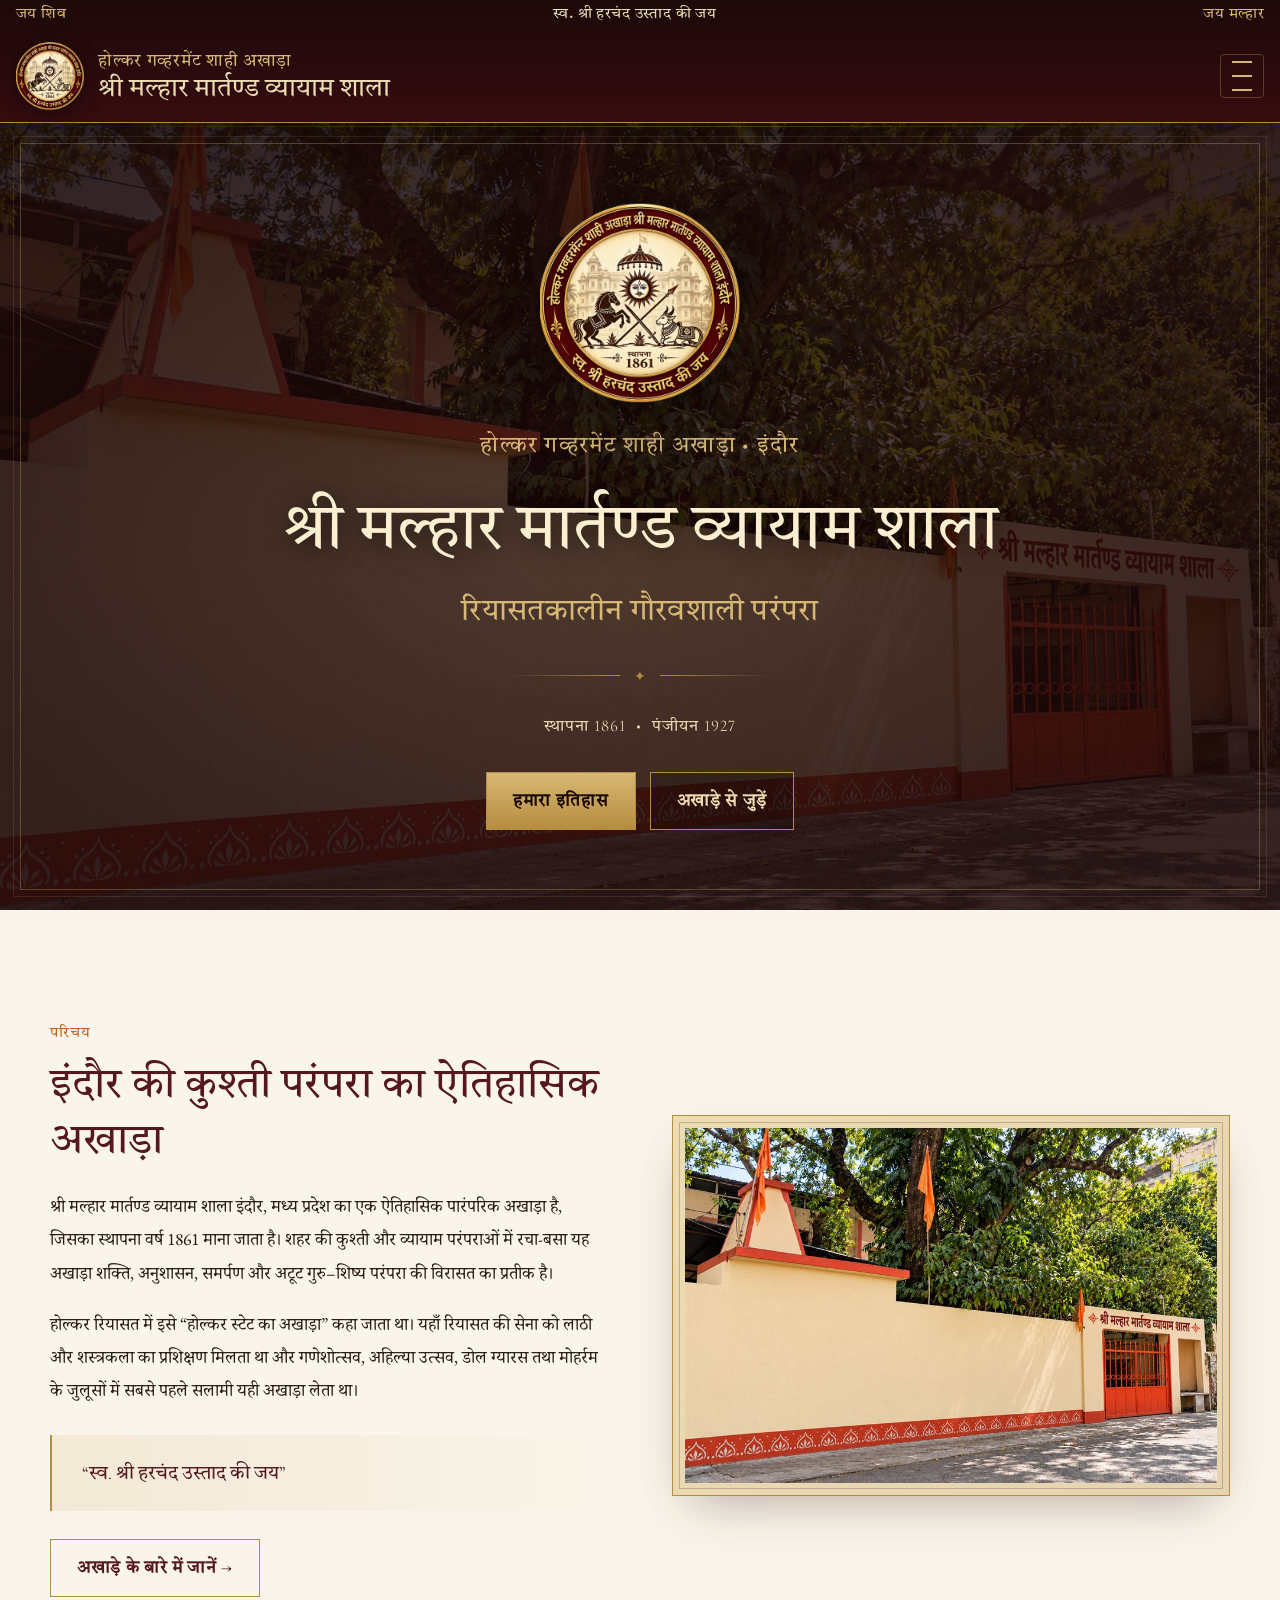
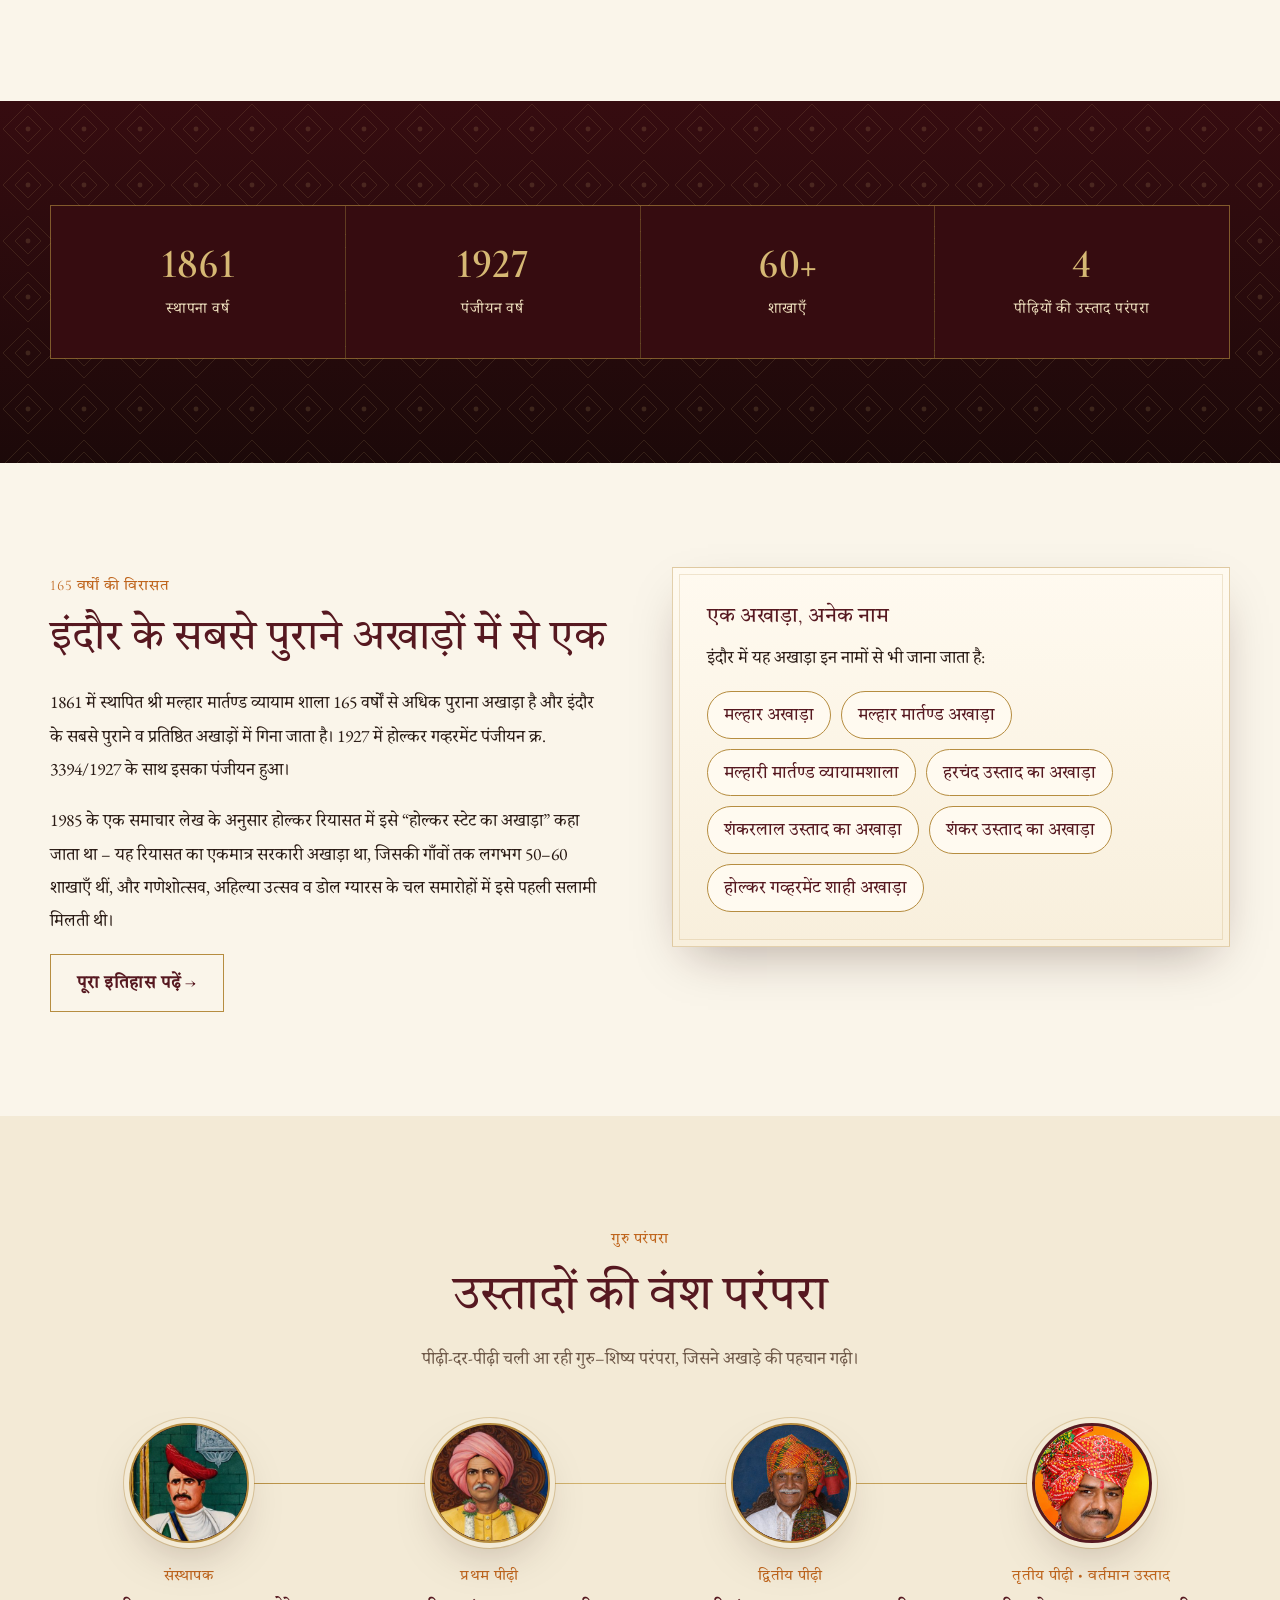
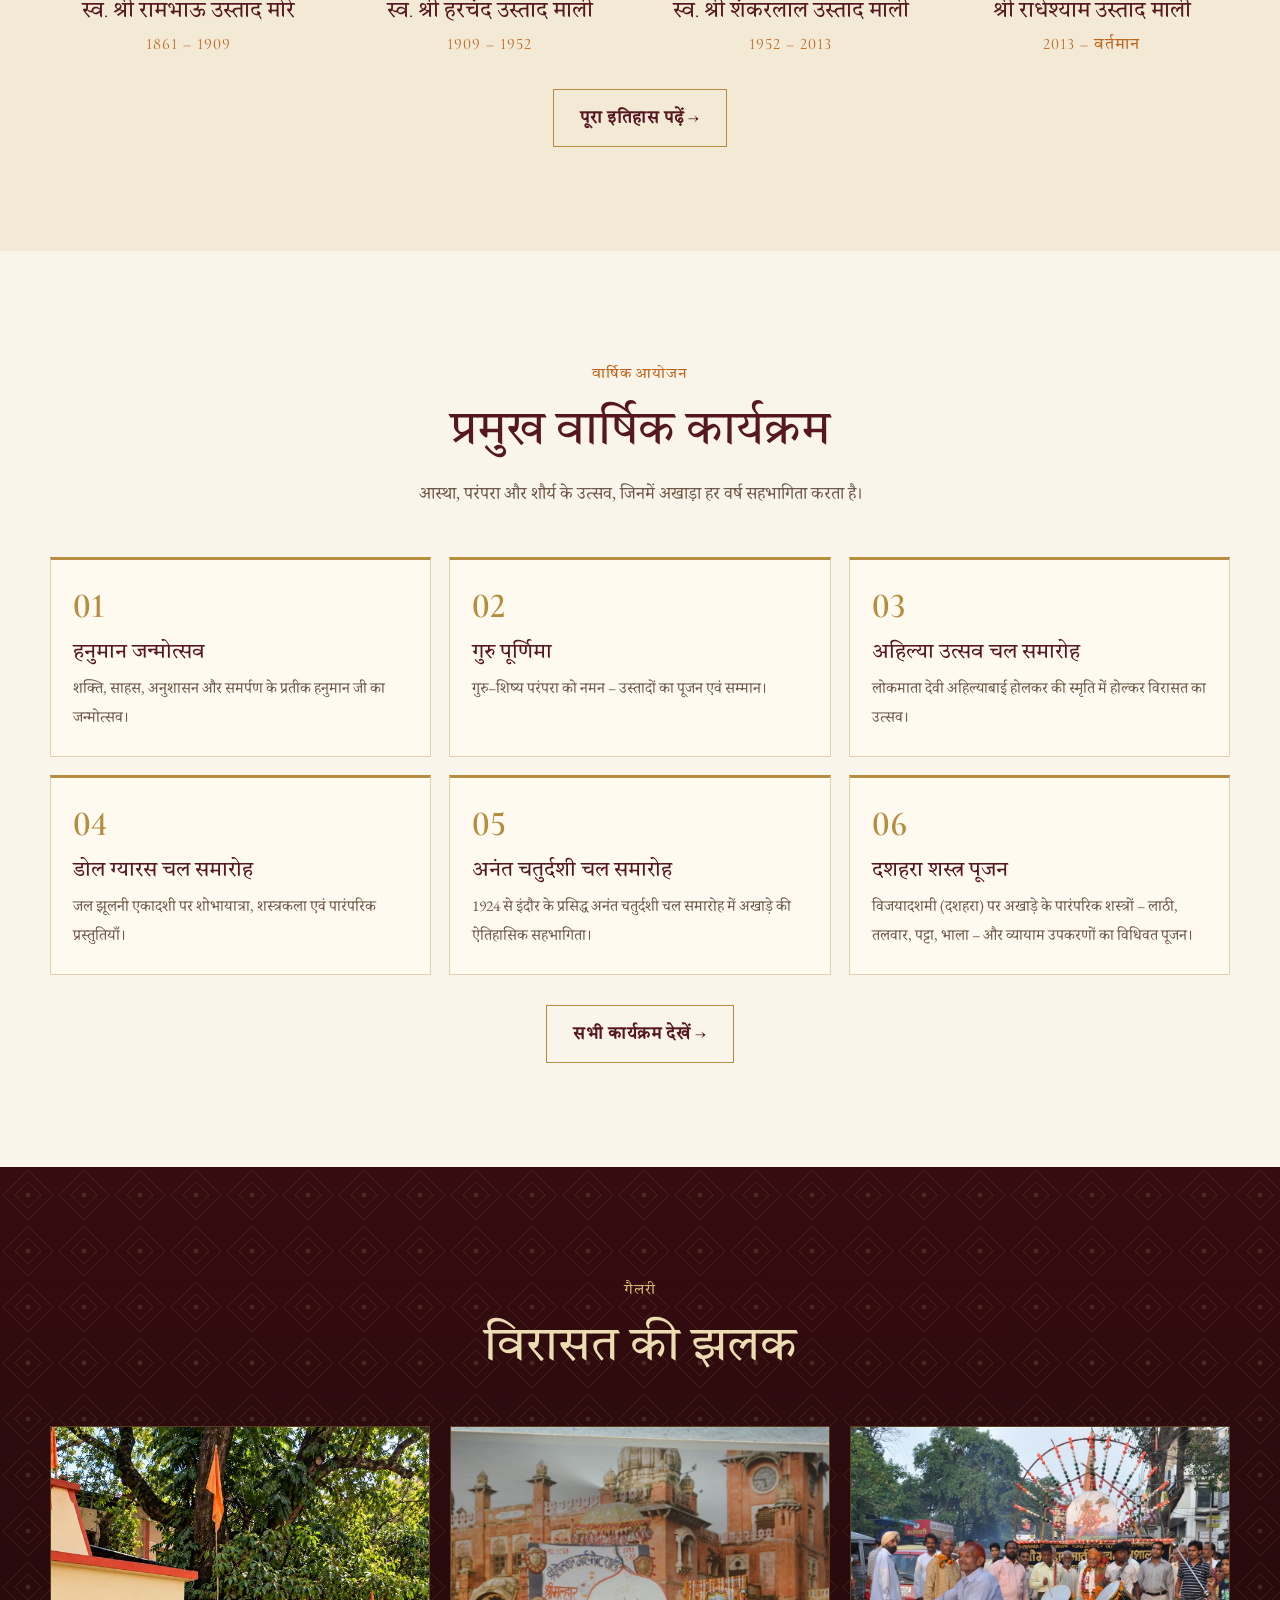
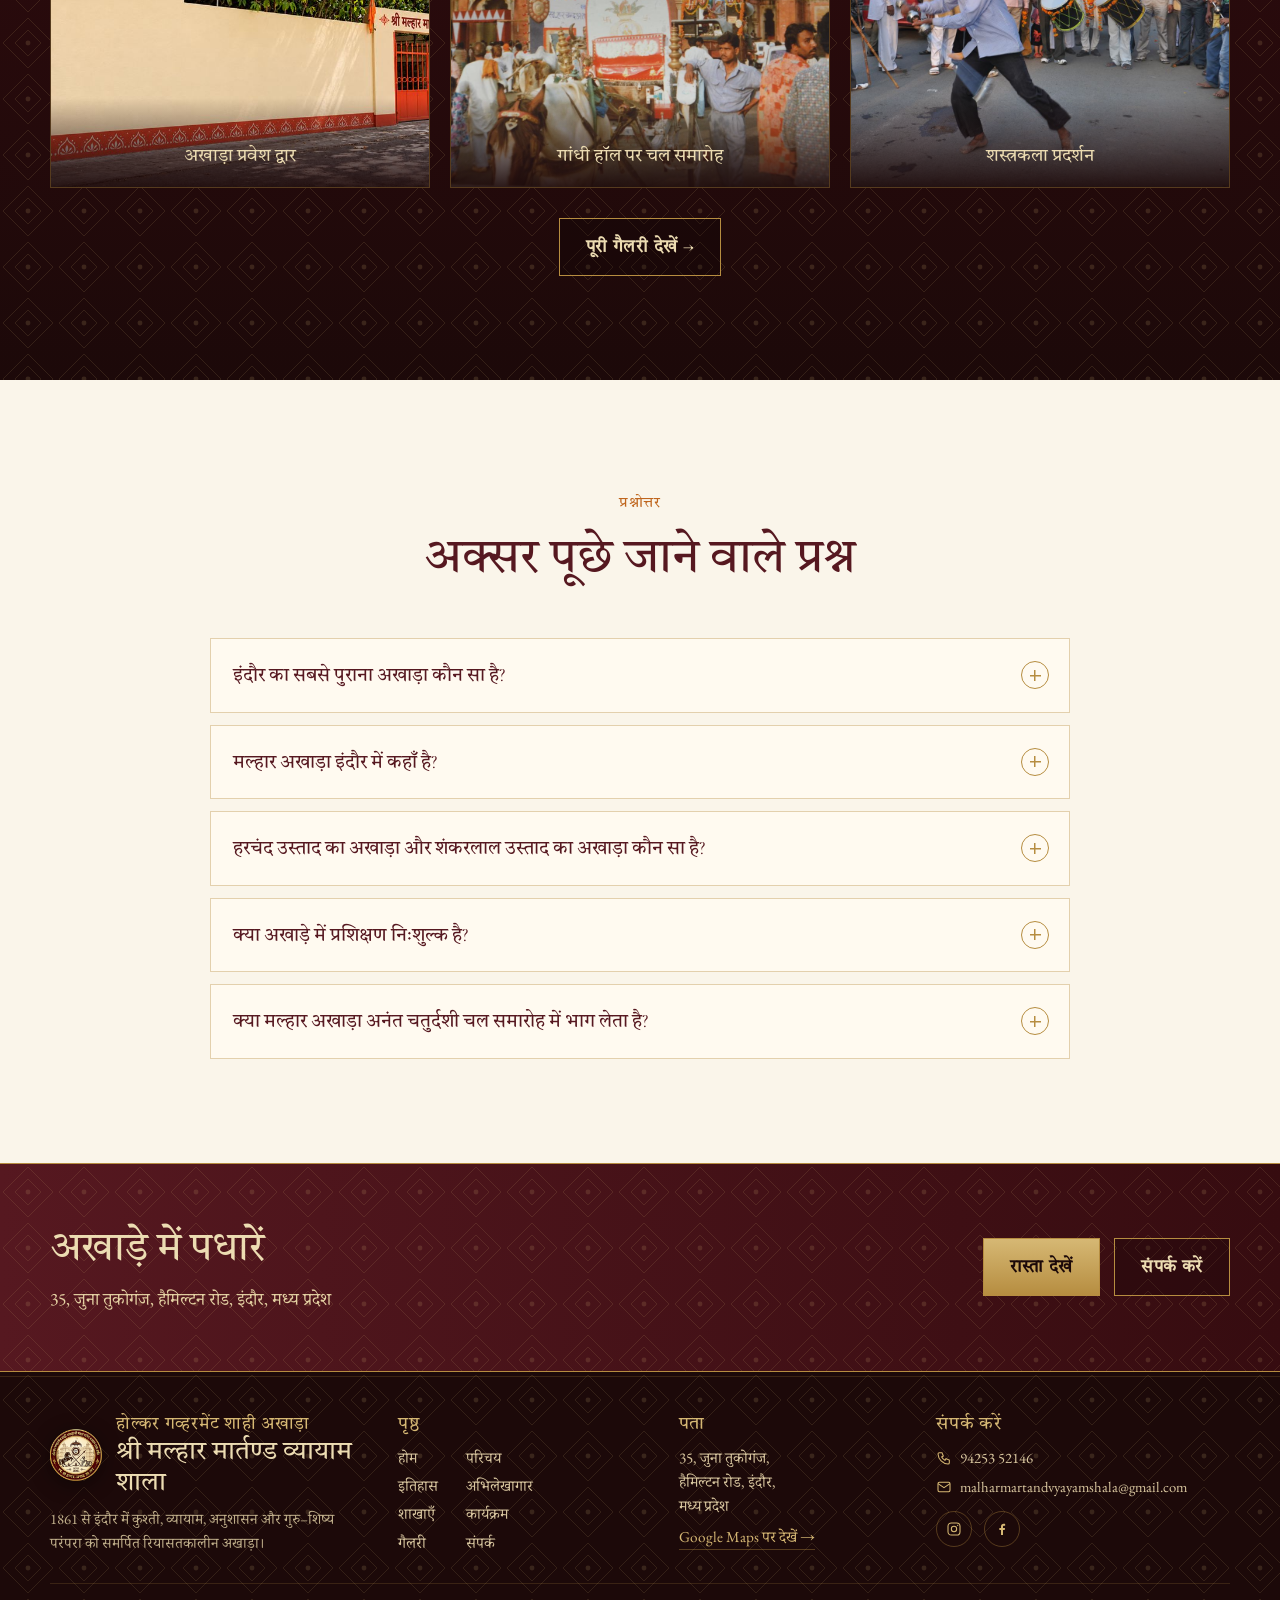
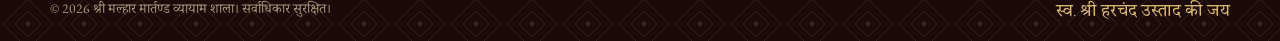
<file: index.html>
<!doctype html>
<html lang="hi">
<head>
<meta charset="utf-8">
<meta name="google-site-verification" content="RzDIR6OUoGBv80g_ciRMHHucMtz-SO_BQ9JEJumDmQU">
<meta name="viewport" content="width=device-width, initial-scale=1">
<title>मल्हार अखाड़ा इंदौर – श्री मल्हार मार्तण्ड व्यायाम शाला, 1861 | Malhar Akhada, Indore's Historic Akhada</title>
<meta name="description" content="1861 से इंदौर के सबसे पुराने अखाड़ों में से एक – होल्कर गव्हरमेंट शाही अखाड़ा, हरचंद उस्ताद व शंकरलाल उस्ताद का अखाड़ा। कुश्ती, शस्त्रकला, अनंत चतुर्दशी झाँकी। One of Indore's oldest akhadas.">
<meta name="robots" content="index, follow">
<link rel="canonical" href="https://malharmartandvyayamshala.github.io/">
<meta name="theme-color" content="#1c0909">
<meta property="og:type" content="website">
<meta property="og:site_name" content="Shri Malhar Martand Vyayam Shala">
<meta property="og:locale" content="hi_IN">
<meta property="og:locale:alternate" content="en_IN">
<meta property="og:title" content="मल्हार अखाड़ा इंदौर – श्री मल्हार मार्तण्ड व्यायाम शाला, 1861 | Malhar Akhada, Indore's Historic Akhada">
<meta property="og:description" content="1861 से इंदौर के सबसे पुराने अखाड़ों में से एक – होल्कर गव्हरमेंट शाही अखाड़ा, हरचंद उस्ताद व शंकरलाल उस्ताद का अखाड़ा। कुश्ती, शस्त्रकला, अनंत चतुर्दशी झाँकी। One of Indore's oldest akhadas.">
<meta property="og:image" content="https://malharmartandvyayamshala.github.io/assets/emblem.png">
<meta property="og:url" content="https://malharmartandvyayamshala.github.io/">
<meta name="twitter:card" content="summary">
<link rel="icon" type="image/png" sizes="64x64" href="assets/emblem-64.png">
<link rel="apple-touch-icon" href="assets/emblem-192.png">
<script>try{var l=new URLSearchParams(location.search).get("lang")||localStorage.getItem("mmvs-language");if(l==="en")document.documentElement.lang="en"}catch(e){}</script>
<link rel="preconnect" href="https://fonts.googleapis.com">
<link rel="preconnect" href="https://fonts.gstatic.com" crossorigin>
<link href="https://fonts.googleapis.com/css2?family=Cormorant+Garamond:ital,wght@0,500;0,600;0,700;1,500&family=EB+Garamond:ital,wght@0,400;0,500;1,400&family=Noto+Serif+Devanagari:wght@400;500;600&family=Tiro+Devanagari+Hindi&display=swap" rel="stylesheet">
<link rel="stylesheet" href="assets/styles.css">
<script type="application/ld+json">{"@context":"https://schema.org","@type":"SportsActivityLocation","name":"Shri Malhar Martand Vyayam Shala","alternateName":["श्री मल्हार मार्तण्ड व्यायाम शाला","मल्हार अखाड़ा","Malhar Akhada","मल्हार मार्तण्ड अखाड़ा","Malhar Martand Akhada","मल्हारी मार्तण्ड व्यायामशाला","Malhari Martand Vyayamshala","हरचंद उस्ताद का अखाड़ा","Harchand Ustad Akhada","शंकरलाल उस्ताद का अखाड़ा","Shankarlal Ustad Akhada","शंकर उस्ताद का अखाड़ा","Shankar Ustad Akhada","होल्कर गव्हरमेंट शाही अखाड़ा","Holkar Government Shahi Akhada"],"url":"https://malharmartandvyayamshala.github.io/","logo":"https://malharmartandvyayamshala.github.io/assets/emblem.png","image":"https://malharmartandvyayamshala.github.io/assets/akhada-entrance.jpg","foundingDate":"1861","knowsAbout":["कुश्ती","Kushti","Wrestling","Mallakhamb","शस्त्रकला","Anant Chaturdashi procession","अनंत चतुर्दशी चल समारोह","Ahilya Utsav","अहिल्या उत्सव"],"openingHours":["Mo-Su 06:00-12:30","Mo-Su 16:00-22:00"],"description":"A historic traditional wrestling akhada (vyayam shala) in Indore, Madhya Pradesh, founded in 1861 and registered in 1927, with 60+ branches.","address":{"@type":"PostalAddress","streetAddress":"35, Juna Tukoganj, Hamilton Road","addressLocality":"Indore","addressRegion":"Madhya Pradesh","addressCountry":"IN"},"geo":{"@type":"GeoCoordinates","latitude":22.7214299,"longitude":75.8577579},"telephone":"+91-9425352146","email":"malharmartandvyayamshala@gmail.com","hasMap":"https://www.google.com/maps/place/Shri+Malhar+Martand+Vyayam+Shala/@22.7214293,75.8550685,803m/data=!3m1!1e3!4m6!3m5!1s0x3962fd0b6d2d205d:0x6fe27117b743ec80!8m2!3d22.7214299!4d75.8577579!16s%2Fg%2F11bxb9sckw","sameAs":["https://www.instagram.com/malhar.martand.vyayamshala","https://www.facebook.com/malharmartandvyayamshala"]}</script>
<script type="application/ld+json">{"@context":"https://schema.org","@type":"FAQPage","inLanguage":"hi","mainEntity":[{"@type":"Question","name":"इंदौर का सबसे पुराना अखाड़ा कौन सा है?","acceptedAnswer":{"@type":"Answer","text":"1861 में स्थापित श्री मल्हार मार्तण्ड व्यायाम शाला (होल्कर गव्हरमेंट शाही अखाड़ा) इंदौर के सबसे पुराने अखाड़ों में से एक है। 1927 में इसका पंजीयन (क्र. 3394/1927) हुआ और होल्कर रियासत में इसे “होल्कर स्टेट का अखाड़ा” कहा जाता था।"}},{"@type":"Question","name":"मल्हार अखाड़ा इंदौर में कहाँ है?","acceptedAnswer":{"@type":"Answer","text":"मल्हार अखाड़ा (श्री मल्हार मार्तण्ड व्यायाम शाला) 35, जुना तुकोगंज, हैमिल्टन रोड, इंदौर, मध्य प्रदेश में स्थित है। फ़ोन: 94253 52146।"}},{"@type":"Question","name":"हरचंद उस्ताद का अखाड़ा और शंकरलाल उस्ताद का अखाड़ा कौन सा है?","acceptedAnswer":{"@type":"Answer","text":"ये श्री मल्हार मार्तण्ड व्यायाम शाला के ही लोकप्रिय नाम हैं। स्व. श्री हरचंद उस्ताद माली और उनके बाद स्व. श्री शंकरलाल (शंकर) उस्ताद माली ने दशकों तक अखाड़े का नेतृत्व किया। वर्तमान उस्ताद श्री राधेश्याम उस्ताद माली हैं।"}},{"@type":"Question","name":"क्या अखाड़े में प्रशिक्षण निःशुल्क है?","acceptedAnswer":{"@type":"Answer","text":"हाँ, प्रशिक्षण निःशुल्क है। 10 वर्ष से अधिक आयु के बालक प्रवेश ले सकते हैं। समय: सुबह 6:00 से दोपहर 12:30 और शाम 4:00 से रात 10:00।"}},{"@type":"Question","name":"क्या मल्हार अखाड़ा अनंत चतुर्दशी चल समारोह में भाग लेता है?","acceptedAnswer":{"@type":"Answer","text":"हाँ। 1924 से इंदौर के अनंत चतुर्दशी चल समारोह से अखाड़े का ऐतिहासिक जुड़ाव है। अखाड़े की झाँकी और शस्त्रकला प्रदर्शन को जिला प्रशासन से प्रथम, द्वितीय, तृतीय एवं विशेष पुरस्कार मिल चुके हैं।"}}]}</script>
</head>
<body>
<a class="skip-link" href="#main"><span class="lang-hi">मुख्य सामग्री पर जाएँ</span><span class="lang-en">Skip to content</span></a>
<header class="site-header">
 <div class="jay-strip" lang="hi"><span>जय शिव</span><span>स्व. श्री हरचंद उस्ताद की जय</span><span>जय मल्हार</span></div>
 <div class="header-inner">
  <a class="brand" href="index.html">
    <img src="assets/emblem-192.png" width="68" height="68" alt="श्री मल्हार मार्तण्ड व्यायाम शाला – Shri Malhar Martand Vyayam Shala">
    <span class="brand-name">
      <span class="brand-sub"><span class="lang-hi">होल्कर गव्हरमेंट शाही अखाड़ा</span><span class="lang-en">Holkar Government Shahi Akhada</span></span>
      <span class="brand-main"><span class="lang-hi">श्री मल्हार मार्तण्ड व्यायाम शाला</span><span class="lang-en">Shri Malhar Martand Vyayam Shala</span></span>
    </span>
  </a>
  <button class="menu-toggle" aria-expanded="false" aria-controls="site-nav" aria-label="Menu"><span></span><span></span><span></span></button>
  <nav id="site-nav" class="site-nav" aria-label="Main">
   <ul class="nav-list">
    <li><a href="index.html"><span class="lang-hi">होम</span><span class="lang-en">Home</span></a></li>
    <li><a href="about.html"><span class="lang-hi">परिचय</span><span class="lang-en">About</span></a></li>
    <li><a href="history.html"><span class="lang-hi">इतिहास</span><span class="lang-en">History</span></a></li>
    <li><a href="archives.html"><span class="lang-hi">अभिलेखागार</span><span class="lang-en">Archives</span></a></li>
    <li><a href="branches.html"><span class="lang-hi">शाखाएँ</span><span class="lang-en">Branches</span></a></li>
    <li><a href="events.html"><span class="lang-hi">कार्यक्रम</span><span class="lang-en">Events</span></a></li>
    <li><a href="gallery.html"><span class="lang-hi">गैलरी</span><span class="lang-en">Gallery</span></a></li>
    <li><a href="contact.html"><span class="lang-hi">संपर्क</span><span class="lang-en">Contact</span></a></li>
   </ul>
   <button class="lang-toggle" type="button" data-lang-toggle><svg viewBox="0 0 24 24" fill="none" stroke="currentColor" stroke-width="1.5" aria-hidden="true"><circle cx="12" cy="12" r="9"/><path d="M3 12h18M12 3c2.5 2.7 3.8 5.7 3.8 9s-1.3 6.3-3.8 9c-2.5-2.7-3.8-5.7-3.8-9S9.5 5.7 12 3z"/></svg><span class="lang-hi">Switch to English</span><span class="lang-en">हिंदी में देखें</span></button>
  </nav>
 </div>
</header>

<main id="main">
<section class="hero">
 <div class="hero-bg" style="background-image:url('assets/akhada-entrance.jpg')" aria-hidden="true"></div>
 <div class="hero-inner">
  <img class="hero-emblem" src="assets/emblem.png" width="200" height="200" alt="श्री मल्हार मार्तण्ड व्यायाम शाला का प्रतीक चिह्न – Emblem of Shri Malhar Martand Vyayam Shala" fetchpriority="high">
  <div class="eyebrow"><span class="lang-hi">होल्कर गव्हरमेंट शाही अखाड़ा • इंदौर</span><span class="lang-en">Holkar Government Shahi Akhada • Indore</span></div>
  <h1><span class="lang-hi">श्री मल्हार मार्तण्ड व्यायाम शाला</span><span class="lang-en">Shri Malhar Martand Vyayam Shala</span></h1>
  <p class="hero-tagline"><span class="lang-hi">रियासतकालीन गौरवशाली परंपरा</span><span class="lang-en">A Glorious Legacy of the Princely Era</span></p>
  <div class="ornament">✦</div>
  <p class="hero-meta"><span class="lang-hi">स्थापना 1861 &nbsp;•&nbsp; पंजीयन 1927</span><span class="lang-en">Est. 1861 &nbsp;•&nbsp; Regd. 1927</span></p>
  <div class="btns">
   <a class="btn btn-primary" href="history.html"><span class="lang-hi">हमारा इतिहास</span><span class="lang-en">Our History</span></a>
   <a class="btn btn-ghost" href="contact.html"><span class="lang-hi">अखाड़े से जुड़ें</span><span class="lang-en">Visit the Akhada</span></a>
  </div>
 </div>

</section>

<section class="section" id="intro">
 <div class="container grid-2">
  <div>
   <div class="eyebrow"><span class="lang-hi">परिचय</span><span class="lang-en">Introduction</span></div>
   <h2><span class="lang-hi">इंदौर की कुश्ती परंपरा का ऐतिहासिक अखाड़ा</span><span class="lang-en">A Historic Akhada of Indore's Wrestling Tradition</span></h2>
   <p><span class="lang-hi">श्री मल्हार मार्तण्ड व्यायाम शाला इंदौर, मध्य प्रदेश का एक ऐतिहासिक पारंपरिक अखाड़ा है, जिसका स्थापना वर्ष 1861 माना जाता है। शहर की कुश्ती और व्यायाम परंपराओं में रचा-बसा यह अखाड़ा शक्ति, अनुशासन, समर्पण और अटूट गुरु–शिष्य परंपरा की विरासत का प्रतीक है।</span><span class="lang-en">Shri Malhar Martand Vyayam Shala is a historic traditional akhada in Indore, Madhya Pradesh, with a reported founding year of 1861. Rooted in the city's wrestling and physical-culture traditions, it represents a legacy of strength, discipline, dedication, and the enduring Guru–Shishya tradition.</span></p>
   <p><span class="lang-hi">होल्कर रियासत में इसे “होल्कर स्टेट का अखाड़ा” कहा जाता था। यहाँ रियासत की सेना को लाठी और शस्त्रकला का प्रशिक्षण मिलता था और गणेशोत्सव, अहिल्या उत्सव, डोल ग्यारस तथा मोहर्रम के जुलूसों में सबसे पहले सलामी यही अखाड़ा लेता था।</span><span class="lang-en">In the Holkar State it was known as “the Holkar State's akhada”. The State's soldiers trained here in lathi and weapon arts, and in the Ganeshotsav, Ahilya Utsav, Dol Gyaras and Muharram processions it was this akhada that received the first salute.</span></p>
   <div class="heritage-quote"><span class="lang-hi">“स्व. श्री हरचंद उस्ताद की जय”</span><span class="lang-en">“Glory to the late Shri Harchand Ustad”</span></div>
   <a class="btn btn-ghost" href="about.html"><span class="lang-hi">अखाड़े के बारे में जानें →</span><span class="lang-en">More About the Akhada →</span></a>
  </div>
  <div class="image-frame"><img src="assets/akhada-entrance-900.jpg" width="900" height="600" loading="lazy" alt="श्री मल्हार मार्तण्ड व्यायाम शाला का प्रवेश द्वार, जुना तुकोगंज, इंदौर – Entrance of the akhada, Juna Tukoganj, Indore"></div>
 </div>
</section>

<section class="section section-dark">
 <div class="container">
  <div class="stats">
   <div class="stat"><strong>1861</strong><span><span class="lang-hi">स्थापना वर्ष</span><span class="lang-en">Year Founded</span></span></div>
   <div class="stat"><strong>1927</strong><span><span class="lang-hi">पंजीयन वर्ष</span><span class="lang-en">Year Registered</span></span></div>
   <div class="stat"><strong>60+</strong><span><span class="lang-hi">शाखाएँ</span><span class="lang-en">Branches</span></span></div>
   <div class="stat"><strong>4</strong><span><span class="lang-hi">पीढ़ियों की उस्ताद परंपरा</span><span class="lang-en">Generations of Ustads</span></span></div>
  </div>
 </div>
</section>

<section class="section names-section">
 <div class="container grid-2 align-start">
  <div>
   <div class="eyebrow"><span class="lang-hi">165 वर्षों की विरासत</span><span class="lang-en">165 Years of Heritage</span></div>
   <h2><span class="lang-hi">इंदौर के सबसे पुराने अखाड़ों में से एक</span><span class="lang-en">One of the Oldest Akhadas of Indore</span></h2>
   <p><span class="lang-hi">1861 में स्थापित श्री मल्हार मार्तण्ड व्यायाम शाला 165 वर्षों से अधिक पुराना अखाड़ा है और इंदौर के सबसे पुराने व प्रतिष्ठित अखाड़ों में गिना जाता है। 1927 में होल्कर गव्हरमेंट पंजीयन क्र. 3394/1927 के साथ इसका पंजीयन हुआ।</span><span class="lang-en">Founded in 1861, Shri Malhar Martand Vyayam Shala is more than 165 years old and counted among the oldest and most respected akhadas of Indore. It was registered in 1927 under Holkar Government Reg. No. 3394/1927.</span></p>
   <p><span class="lang-hi">1985 के एक समाचार लेख के अनुसार होल्कर रियासत में इसे “होल्कर स्टेट का अखाड़ा” कहा जाता था – यह रियासत का एकमात्र सरकारी अखाड़ा था, जिसकी गाँवों तक लगभग 50–60 शाखाएँ थीं, और गणेशोत्सव, अहिल्या उत्सव व डोल ग्यारस के चल समारोहों में इसे पहली सलामी मिलती थी।</span><span class="lang-en">According to a 1985 newspaper feature, in the Holkar State it was called “the Holkar State's akhada” – the State's only government akhada, with some 50–60 branches reaching its villages, and it received the first salute in the Ganeshotsav, Ahilya Utsav and Dol Gyaras processions.</span></p>
   <a class="btn btn-ghost" href="history.html"><span class="lang-hi">पूरा इतिहास पढ़ें →</span><span class="lang-en">Read the Full History →</span></a>
  </div>
  <div class="paper-card">
   <h3><span class="lang-hi">एक अखाड़ा, अनेक नाम</span><span class="lang-en">One Akhada, Many Names</span></h3>
   <p><span class="lang-hi">इंदौर में यह अखाड़ा इन नामों से भी जाना जाता है:</span><span class="lang-en">In Indore, the akhada is also known as:</span></p>
   <ul class="name-chips">
    <li><span class="lang-hi">मल्हार अखाड़ा</span><span class="lang-en">Malhar Akhada</span></li>
    <li><span class="lang-hi">मल्हार मार्तण्ड अखाड़ा</span><span class="lang-en">Malhar Martand Akhada</span></li>
    <li><span class="lang-hi">मल्हारी मार्तण्ड व्यायामशाला</span><span class="lang-en">Malhari Martand Vyayamshala</span></li>
    <li><span class="lang-hi">हरचंद उस्ताद का अखाड़ा</span><span class="lang-en">Harchand Ustad Akhada</span></li>
    <li><span class="lang-hi">शंकरलाल उस्ताद का अखाड़ा</span><span class="lang-en">Shankarlal Ustad Akhada</span></li>
    <li><span class="lang-hi">शंकर उस्ताद का अखाड़ा</span><span class="lang-en">Shankar Ustad Akhada</span></li>
    <li><span class="lang-hi">होल्कर गव्हरमेंट शाही अखाड़ा</span><span class="lang-en">Holkar Government Shahi Akhada</span></li>
   </ul>
  </div>
 </div>
</section>

<section class="section section-alt">
 <div class="container">
  <div class="section-title">
   <div class="eyebrow"><span class="lang-hi">गुरु परंपरा</span><span class="lang-en">Guru Parampara</span></div>
   <h2><span class="lang-hi">उस्तादों की वंश परंपरा</span><span class="lang-en">The Lineage of Ustads</span></h2>
   <p><span class="lang-hi">पीढ़ी-दर-पीढ़ी चली आ रही गुरु–शिष्य परंपरा, जिसने अखाड़े की पहचान गढ़ी।</span><span class="lang-en">A Guru–Shishya tradition passed down through generations, shaping the identity of the akhada.</span></p>
  </div>
  <ol class="lineage">
   <li class="lineage-item">
    <div class="lineage-medal has-photo"><img src="assets/ustads/ustad-rambhau-more.jpg" width="320" height="320" loading="lazy" alt="स्व. श्री रामभाऊ उस्ताद मोरे – Late Shri Rambhau Ustad More"></div>
    <span class="lineage-role"><span class="lang-hi">संस्थापक</span><span class="lang-en">Founder</span></span>
    <h3><span class="lang-hi">स्व. श्री रामभाऊ उस्ताद मोरे</span><span class="lang-en">Late Shri Rambhau Ustad More</span></h3>
    <span class="lineage-years">1861 – 1909</span>
   </li>
   <li class="lineage-item">
    <div class="lineage-medal has-photo"><img src="assets/ustads/ustad-harchand-mali.jpg" width="320" height="320" loading="lazy" alt="स्व. श्री हरचंद उस्ताद माली – Late Shri Harchand Ustad Mali"></div>
    <span class="lineage-role"><span class="lang-hi">प्रथम पीढ़ी</span><span class="lang-en">First Generation</span></span>
    <h3><span class="lang-hi">स्व. श्री हरचंद उस्ताद माली</span><span class="lang-en">Late Shri Harchand Ustad Mali</span></h3>
    <span class="lineage-years">1909 – 1952</span>
   </li>
   <li class="lineage-item">
    <div class="lineage-medal has-photo"><img src="assets/ustads/ustad-shankarlal-mali.jpg" width="320" height="320" loading="lazy" alt="स्व. श्री शंकरलाल उस्ताद माली – Late Shri Shankarlal Ustad Mali"></div>
    <span class="lineage-role"><span class="lang-hi">द्वितीय पीढ़ी</span><span class="lang-en">Second Generation</span></span>
    <h3><span class="lang-hi">स्व. श्री शंकरलाल उस्ताद माली</span><span class="lang-en">Late Shri Shankarlal Ustad Mali</span></h3>
    <span class="lineage-years">1952 – 2013</span>
   </li>
   <li class="lineage-item is-current">
    <div class="lineage-medal has-photo"><img src="assets/ustads/ustad-radheshyam-mali.jpg" width="320" height="320" loading="lazy" alt="श्री राधेश्याम उस्ताद माली – Shri Radheshyam Ustad Mali"></div>
    <span class="lineage-role"><span class="lang-hi">तृतीय पीढ़ी • वर्तमान उस्ताद</span><span class="lang-en">Third Generation • Present Ustad</span></span>
    <h3><span class="lang-hi">श्री राधेश्याम उस्ताद माली</span><span class="lang-en">Shri Radheshyam Ustad Mali</span></h3>
    <span class="lineage-years"><span class="lang-hi">2013 – वर्तमान</span><span class="lang-en">2013 – present</span></span>
   </li>
  </ol>
  <div class="btns"><a class="btn btn-ghost" href="history.html"><span class="lang-hi">पूरा इतिहास पढ़ें →</span><span class="lang-en">Read the Full History →</span></a></div>
 </div>
</section>

<section class="section">
 <div class="container">
  <div class="section-title">
   <div class="eyebrow"><span class="lang-hi">वार्षिक आयोजन</span><span class="lang-en">Annual Calendar</span></div>
   <h2><span class="lang-hi">प्रमुख वार्षिक कार्यक्रम</span><span class="lang-en">Major Yearly Events</span></h2>
   <p><span class="lang-hi">आस्था, परंपरा और शौर्य के उत्सव, जिनमें अखाड़ा हर वर्ष सहभागिता करता है।</span><span class="lang-en">Celebrations of faith, tradition and valour that the akhada takes part in every year.</span></p>
  </div>
  <div class="event-grid event-grid-6">
   <article class="event-card"><span class="event-no">01</span><h3><a href="events.html#hanuman-janmotsav"><span class="lang-hi">हनुमान जन्मोत्सव</span><span class="lang-en">Hanuman Janmotsav</span></a></h3><p><span class="lang-hi">शक्ति, साहस, अनुशासन और समर्पण के प्रतीक हनुमान जी का जन्मोत्सव।</span><span class="lang-en">The birth anniversary of Lord Hanuman, symbol of strength, courage, discipline and dedication.</span></p></article>
   <article class="event-card"><span class="event-no">02</span><h3><a href="events.html#guru-purnima"><span class="lang-hi">गुरु पूर्णिमा</span><span class="lang-en">Guru Purnima</span></a></h3><p><span class="lang-hi">गुरु–शिष्य परंपरा को नमन – उस्तादों का पूजन एवं सम्मान।</span><span class="lang-en">Honouring the Guru–Shishya tradition – reverence and respect for the Ustads.</span></p></article>
   <article class="event-card"><span class="event-no">03</span><h3><a href="events.html#ahilya-utsav"><span class="lang-hi">अहिल्या उत्सव चल समारोह</span><span class="lang-en">Ahilya Utsav Procession</span></a></h3><p><span class="lang-hi">लोकमाता देवी अहिल्याबाई होलकर की स्मृति में होल्कर विरासत का उत्सव।</span><span class="lang-en">A celebration of the Holkar heritage in memory of Lokmata Devi Ahilyabai Holkar.</span></p></article>
   <article class="event-card"><span class="event-no">04</span><h3><a href="events.html#dol-gyaras"><span class="lang-hi">डोल ग्यारस चल समारोह</span><span class="lang-en">Dol Gyaras Procession</span></a></h3><p><span class="lang-hi">जल झूलनी एकादशी पर शोभायात्रा, शस्त्रकला एवं पारंपरिक प्रस्तुतियाँ।</span><span class="lang-en">Shobha yatra, shastra kala and traditional performances on Jal Jhulni Ekadashi.</span></p></article>
   <article class="event-card"><span class="event-no">05</span><h3><a href="events.html#anant-chaturdashi"><span class="lang-hi">अनंत चतुर्दशी चल समारोह</span><span class="lang-en">Anant Chaturdashi Procession</span></a></h3><p><span class="lang-hi">1924 से इंदौर के प्रसिद्ध अनंत चतुर्दशी चल समारोह में अखाड़े की ऐतिहासिक सहभागिता।</span><span class="lang-en">The akhada's historic part in Indore's renowned Anant Chaturdashi procession since 1924.</span></p></article>
   <article class="event-card"><span class="event-no">06</span><h3><a href="events.html#shastra-poojan"><span class="lang-hi">दशहरा शस्त्र पूजन</span><span class="lang-en">Dussehra Shastra Poojan</span></a></h3><p><span class="lang-hi">विजयादशमी (दशहरा) पर अखाड़े के पारंपरिक शस्त्रों – लाठी, तलवार, पट्टा, भाला – और व्यायाम उपकरणों का विधिवत पूजन।</span><span class="lang-en">On Vijayadashami (Dussehra), the akhada's traditional weapons – lathi, sword, patta and spear – and its exercise equipment are worshipped with due ritual.</span></p></article>
  </div>
  <div class="btns"><a class="btn btn-ghost" href="events.html"><span class="lang-hi">सभी कार्यक्रम देखें →</span><span class="lang-en">View All Events →</span></a></div>
 </div>
</section>

<section class="section section-dark">
 <div class="container">
  <div class="section-title">
   <div class="eyebrow"><span class="lang-hi">गैलरी</span><span class="lang-en">Gallery</span></div>
   <h2><span class="lang-hi">विरासत की झलक</span><span class="lang-en">Glimpses of the Heritage</span></h2>
  </div>
  <div class="gallery-grid">
   <a class="gallery-card" href="gallery.html"><img src="assets/akhada-entrance-900.jpg" width="900" height="600" loading="lazy" alt="अखाड़े का प्रवेश द्वार – Akhada entrance"><span class="gallery-caption"><span class="lang-hi">अखाड़ा प्रवेश द्वार</span><span class="lang-en">The Akhada Entrance</span></span></a>
   <a class="gallery-card" href="gallery.html"><img src="assets/photos/gandhi-hall-chal-samaroh.jpg" width="1400" height="927" loading="lazy" alt="गांधी हॉल के सामने अखाड़े की झांकी – Akhada float at Gandhi Hall"><span class="gallery-caption"><span class="lang-hi">गांधी हॉल पर चल समारोह</span><span class="lang-en">Procession at Gandhi Hall</span></span></a>
   <a class="gallery-card" href="gallery.html"><img src="assets/photos/shastra-pradarshan-chal-samaroh.jpg" width="1400" height="930" loading="lazy" alt="शस्त्रकला प्रदर्शन – Shastra kala demonstration"><span class="gallery-caption"><span class="lang-hi">शस्त्रकला प्रदर्शन</span><span class="lang-en">Shastra Kala Display</span></span></a>
  </div>
  <div class="btns"><a class="btn btn-ghost" href="gallery.html"><span class="lang-hi">पूरी गैलरी देखें →</span><span class="lang-en">View Full Gallery →</span></a></div>
 </div>
</section>

<section class="section faq-section" id="faq">
 <div class="container">
  <div class="section-title">
   <div class="eyebrow"><span class="lang-hi">प्रश्नोत्तर</span><span class="lang-en">FAQ</span></div>
   <h2><span class="lang-hi">अक्सर पूछे जाने वाले प्रश्न</span><span class="lang-en">Frequently Asked Questions</span></h2>
  </div>
  <div class="faq">
   <details>
    <summary><span class="lang-hi">इंदौर का सबसे पुराना अखाड़ा कौन सा है?</span><span class="lang-en">Which is the oldest akhada in Indore?</span></summary>
    <p><span class="lang-hi">1861 में स्थापित श्री मल्हार मार्तण्ड व्यायाम शाला (होल्कर गव्हरमेंट शाही अखाड़ा) इंदौर के सबसे पुराने अखाड़ों में से एक है। 1927 में इसका पंजीयन (क्र. 3394/1927) हुआ और होल्कर रियासत में इसे “होल्कर स्टेट का अखाड़ा” कहा जाता था।</span><span class="lang-en">Shri Malhar Martand Vyayam Shala (Holkar Government Shahi Akhada), founded in 1861, is one of the oldest akhadas in Indore. It was registered in 1927 (No. 3394/1927) and was known in the Holkar State as “the Holkar State's akhada”.</span></p>
   </details>
   <details>
    <summary><span class="lang-hi">मल्हार अखाड़ा इंदौर में कहाँ है?</span><span class="lang-en">Where is Malhar Akhada in Indore?</span></summary>
    <p><span class="lang-hi">मल्हार अखाड़ा (श्री मल्हार मार्तण्ड व्यायाम शाला) 35, जुना तुकोगंज, हैमिल्टन रोड, इंदौर, मध्य प्रदेश में स्थित है। फ़ोन: 94253 52146।</span><span class="lang-en">Malhar Akhada (Shri Malhar Martand Vyayam Shala) is at 35, Juna Tukoganj, Hamilton Road, Indore, Madhya Pradesh. Phone: 94253 52146.</span></p>
   </details>
   <details>
    <summary><span class="lang-hi">हरचंद उस्ताद का अखाड़ा और शंकरलाल उस्ताद का अखाड़ा कौन सा है?</span><span class="lang-en">Which is the Harchand Ustad Akhada or the Shankarlal Ustad Akhada?</span></summary>
    <p><span class="lang-hi">ये श्री मल्हार मार्तण्ड व्यायाम शाला के ही लोकप्रिय नाम हैं। स्व. श्री हरचंद उस्ताद माली और उनके बाद स्व. श्री शंकरलाल (शंकर) उस्ताद माली ने दशकों तक अखाड़े का नेतृत्व किया। वर्तमान उस्ताद श्री राधेश्याम उस्ताद माली हैं।</span><span class="lang-en">These are popular names of Shri Malhar Martand Vyayam Shala itself. The late Shri Harchand Ustad Mali and, after him, the late Shri Shankarlal (Shankar) Ustad Mali led the akhada for decades. The present Ustad is Shri Radheshyam Ustad Mali.</span></p>
   </details>
   <details>
    <summary><span class="lang-hi">क्या अखाड़े में प्रशिक्षण निःशुल्क है?</span><span class="lang-en">Is training at the akhada free?</span></summary>
    <p><span class="lang-hi">हाँ, प्रशिक्षण निःशुल्क है। 10 वर्ष से अधिक आयु के बालक प्रवेश ले सकते हैं। समय: सुबह 6:00 से दोपहर 12:30 और शाम 4:00 से रात 10:00।</span><span class="lang-en">Yes, training is free. Boys above 10 years may join. Timings: 6:00 AM–12:30 PM and 4:00 PM–10:00 PM.</span></p>
   </details>
   <details>
    <summary><span class="lang-hi">क्या मल्हार अखाड़ा अनंत चतुर्दशी चल समारोह में भाग लेता है?</span><span class="lang-en">Does Malhar Akhada take part in the Anant Chaturdashi procession?</span></summary>
    <p><span class="lang-hi">हाँ। 1924 से इंदौर के अनंत चतुर्दशी चल समारोह से अखाड़े का ऐतिहासिक जुड़ाव है। अखाड़े की झाँकी और शस्त्रकला प्रदर्शन को जिला प्रशासन से प्रथम, द्वितीय, तृतीय एवं विशेष पुरस्कार मिल चुके हैं।</span><span class="lang-en">Yes. The akhada has a historic bond with Indore's Anant Chaturdashi procession since 1924. Its jhanki and martial-arts displays have won first, second, third and special prizes from the district administration.</span></p>
   </details>
  </div>
 </div>
</section>
<section class="cta-band">
 <div class="container cta-inner">
  <div>
   <h2><span class="lang-hi">अखाड़े में पधारें</span><span class="lang-en">Visit the Akhada</span></h2>
   <p><span class="lang-hi">35, जुना तुकोगंज, हैमिल्टन रोड, इंदौर, मध्य प्रदेश</span><span class="lang-en">35, Juna Tukoganj, Hamilton Road, Indore, Madhya Pradesh</span></p>
  </div>
  <div class="btns">
   <a class="btn btn-primary" href="https://www.google.com/maps/place/Shri+Malhar+Martand+Vyayam+Shala/@22.7214293,75.8550685,803m/data=!3m1!1e3!4m6!3m5!1s0x3962fd0b6d2d205d:0x6fe27117b743ec80!8m2!3d22.7214299!4d75.8577579!16s%2Fg%2F11bxb9sckw" target="_blank" rel="noopener"><span class="lang-hi">रास्ता देखें</span><span class="lang-en">Get Directions</span></a>
   <a class="btn btn-ghost" href="contact.html"><span class="lang-hi">संपर्क करें</span><span class="lang-en">Contact Us</span></a>
  </div>
 </div>
</section>
</main>

<footer class="site-footer">
 <div class="container footer-grid">
  <div class="footer-brand">
   <a class="brand" href="index.html">
    <img src="assets/emblem-192.png" width="60" height="60" alt="श्री मल्हार मार्तण्ड व्यायाम शाला – Shri Malhar Martand Vyayam Shala">
    <span class="brand-name">
      <span class="brand-sub"><span class="lang-hi">होल्कर गव्हरमेंट शाही अखाड़ा</span><span class="lang-en">Holkar Government Shahi Akhada</span></span>
      <span class="brand-main"><span class="lang-hi">श्री मल्हार मार्तण्ड व्यायाम शाला</span><span class="lang-en">Shri Malhar Martand Vyayam Shala</span></span>
    </span>
  </a>
   <p><span class="lang-hi">1861 से इंदौर में कुश्ती, व्यायाम, अनुशासन और गुरु–शिष्य परंपरा को समर्पित रियासतकालीन अखाड़ा।</span><span class="lang-en">A princely-era akhada of Indore, devoted since 1861 to wrestling, physical culture, discipline and the guru–shishya tradition.</span></p>
  </div>
  <div>
   <h3><span class="lang-hi">पृष्ठ</span><span class="lang-en">Explore</span></h3>
   <ul class="footer-links">
    <li><a href="index.html"><span class="lang-hi">होम</span><span class="lang-en">Home</span></a></li>
    <li><a href="about.html"><span class="lang-hi">परिचय</span><span class="lang-en">About</span></a></li>
    <li><a href="history.html"><span class="lang-hi">इतिहास</span><span class="lang-en">History</span></a></li>
    <li><a href="archives.html"><span class="lang-hi">अभिलेखागार</span><span class="lang-en">Archives</span></a></li>
    <li><a href="branches.html"><span class="lang-hi">शाखाएँ</span><span class="lang-en">Branches</span></a></li>
    <li><a href="events.html"><span class="lang-hi">कार्यक्रम</span><span class="lang-en">Events</span></a></li>
    <li><a href="gallery.html"><span class="lang-hi">गैलरी</span><span class="lang-en">Gallery</span></a></li>
    <li><a href="contact.html"><span class="lang-hi">संपर्क</span><span class="lang-en">Contact</span></a></li>
   </ul>
  </div>
  <div>
   <h3><span class="lang-hi">पता</span><span class="lang-en">Visit Us</span></h3>
   <address><span class="lang-hi">35, जुना तुकोगंज,<br>हैमिल्टन रोड, इंदौर,<br>मध्य प्रदेश</span><span class="lang-en">35, Juna Tukoganj,<br>Hamilton Road, Indore,<br>Madhya Pradesh</span></address>
   <a class="map-link" href="https://www.google.com/maps/place/Shri+Malhar+Martand+Vyayam+Shala/@22.7214293,75.8550685,803m/data=!3m1!1e3!4m6!3m5!1s0x3962fd0b6d2d205d:0x6fe27117b743ec80!8m2!3d22.7214299!4d75.8577579!16s%2Fg%2F11bxb9sckw" target="_blank" rel="noopener"><span class="lang-hi">Google Maps पर देखें →</span><span class="lang-en">View on Google Maps →</span></a>
  </div>
  <div>
   <h3><span class="lang-hi">संपर्क करें</span><span class="lang-en">Get in Touch</span></h3>
   <ul class="footer-contact">
    <li><a href="tel:+919425352146"><svg viewBox="0 0 24 24" fill="none" stroke="currentColor" stroke-width="1.6" aria-hidden="true"><path d="M5 4h4l2 5-2.5 1.5a11 11 0 0 0 5 5L15 13l5 2v4a2 2 0 0 1-2 2A16 16 0 0 1 3 6a2 2 0 0 1 2-2"/></svg>94253 52146</a></li>
    <li><a href="mailto:malharmartandvyayamshala@gmail.com"><svg viewBox="0 0 24 24" fill="none" stroke="currentColor" stroke-width="1.6" aria-hidden="true"><rect x="3" y="5" width="18" height="14" rx="2"/><path d="m3 7 9 6 9-6"/></svg>malharmartandvyayamshala@gmail.com</a></li>
   </ul>
   <div class="social">
    <a href="https://www.instagram.com/malhar.martand.vyayamshala" target="_blank" rel="noopener" aria-label="Instagram"><svg viewBox="0 0 24 24" fill="none" stroke="currentColor" stroke-width="1.6" aria-hidden="true"><rect x="3" y="3" width="18" height="18" rx="5"/><circle cx="12" cy="12" r="4"/><circle cx="17.5" cy="6.5" r="1" fill="currentColor" stroke="none"/></svg></a>
    <a href="https://www.facebook.com/malharmartandvyayamshala" target="_blank" rel="noopener" aria-label="Facebook"><svg viewBox="0 0 24 24" fill="currentColor" aria-hidden="true"><path d="M13.5 21v-7.5h2.6l.4-3h-3V8.6c0-.9.3-1.5 1.6-1.5h1.6V4.4c-.3 0-1.2-.1-2.3-.1-2.3 0-3.9 1.4-3.9 4v2.2H8v3h2.5V21h3z"/></svg></a>
   </div>
  </div>
 </div>
 <div class="container footer-bottom">
  <span>© <span data-year>2026</span> <span class="lang-hi">श्री मल्हार मार्तण्ड व्यायाम शाला। सर्वाधिकार सुरक्षित।</span><span class="lang-en">Shri Malhar Martand Vyayam Shala. All rights reserved.</span></span>
  <span class="jay">स्व. श्री हरचंद उस्ताद की जय</span>
 </div>
</footer>
<script src="assets/site.js" defer></script>
</body>
</html>
</file>
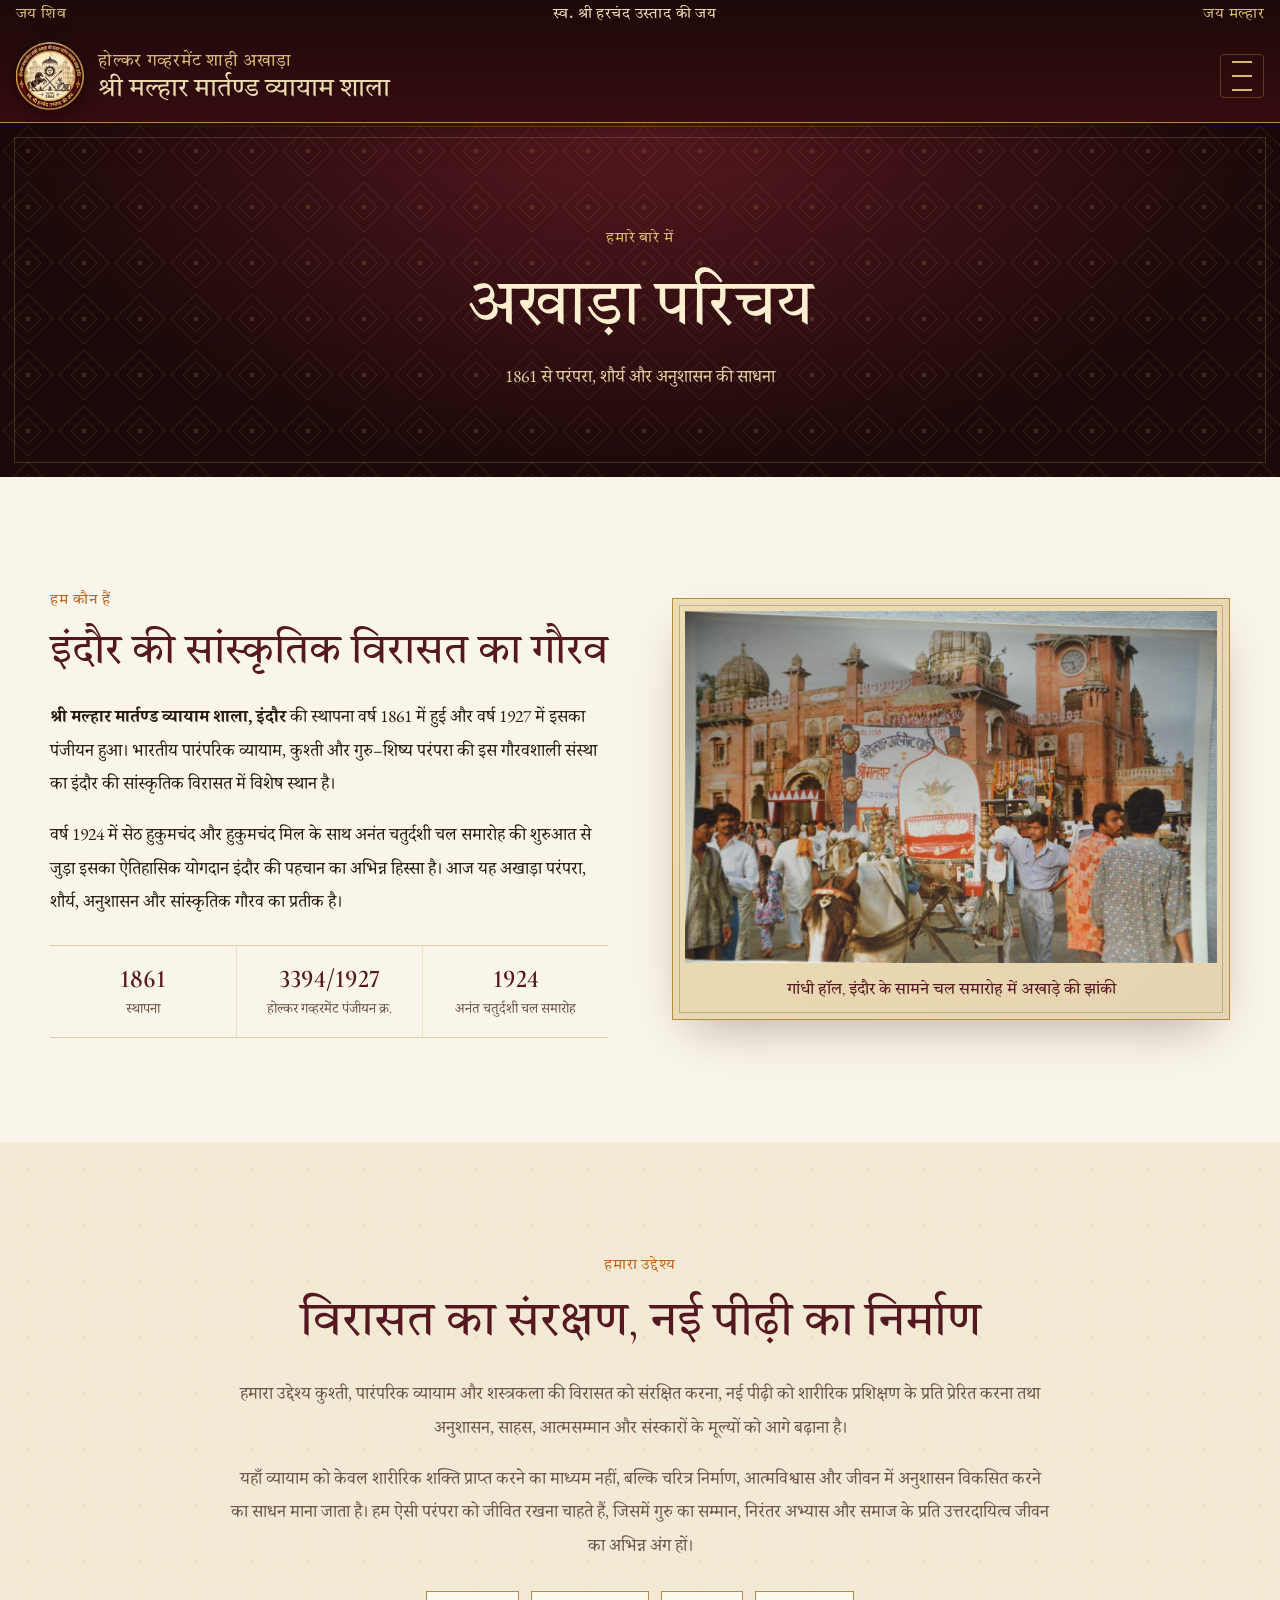
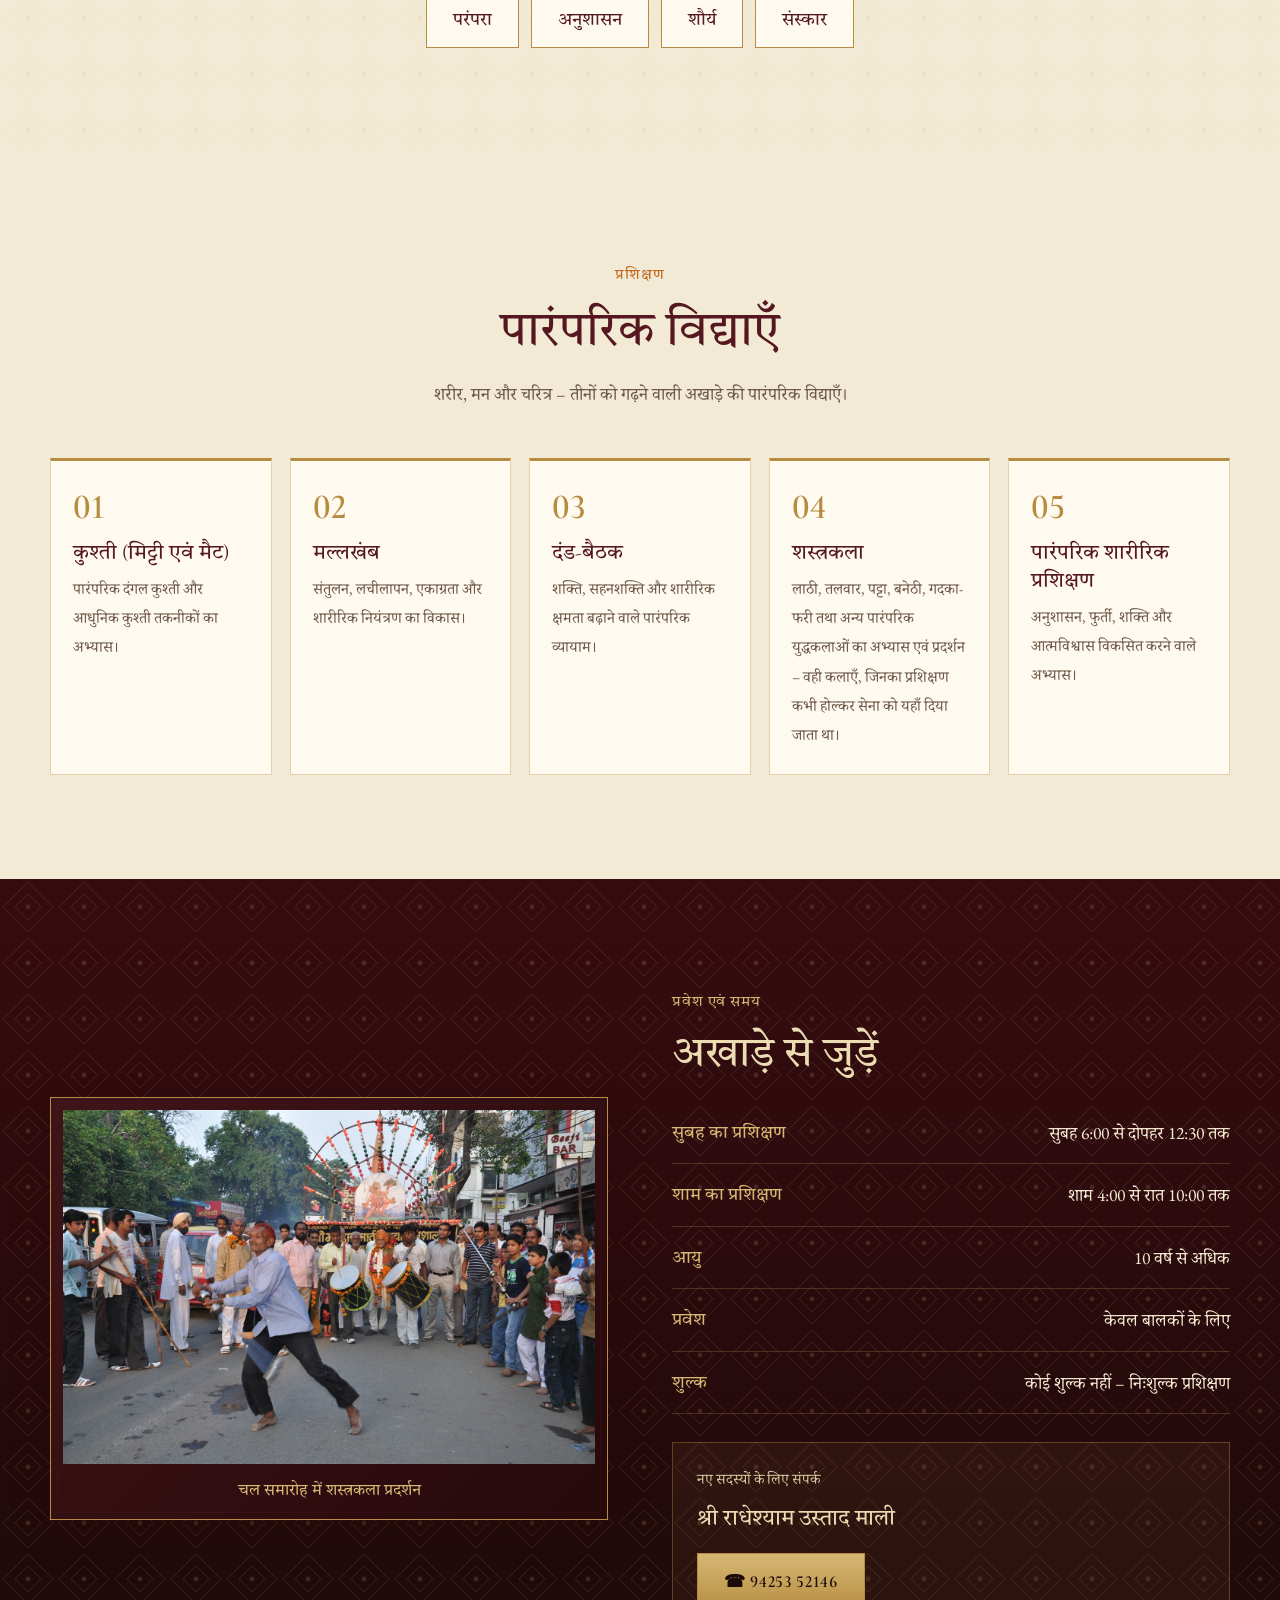
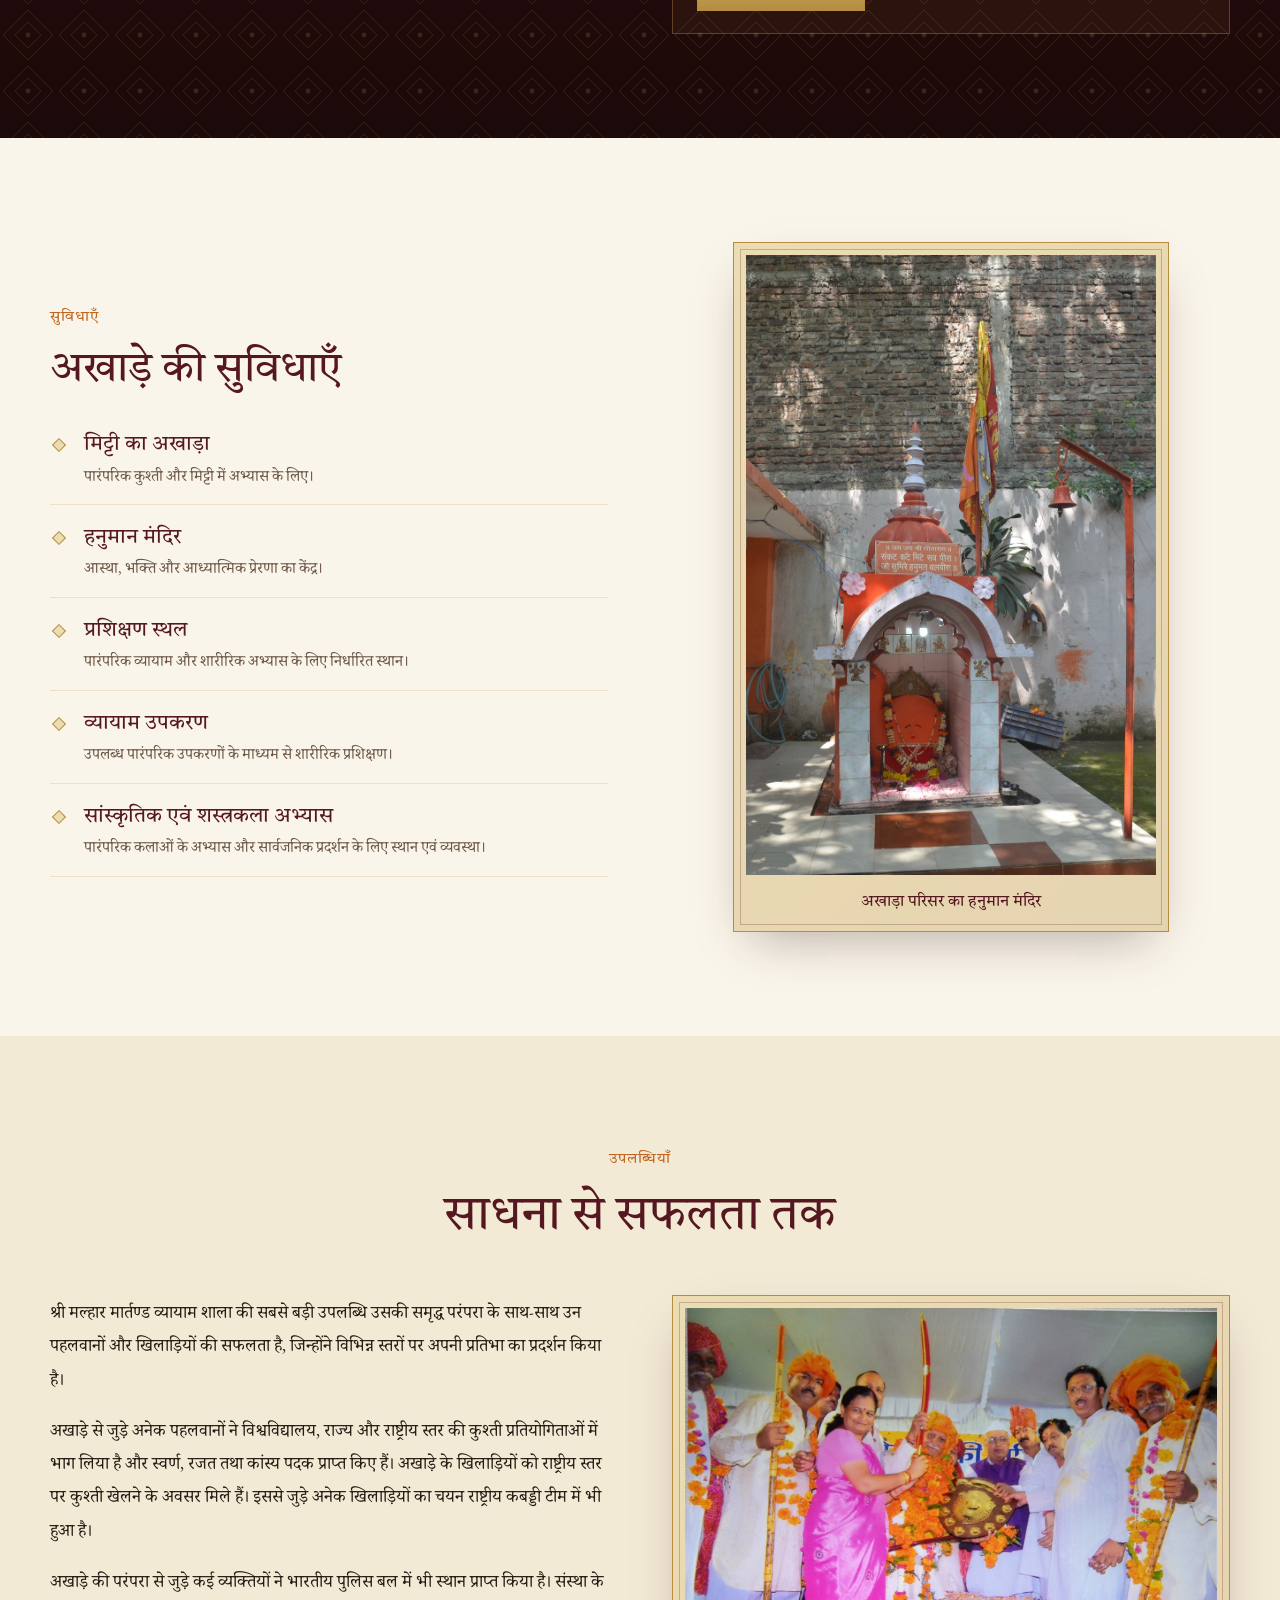
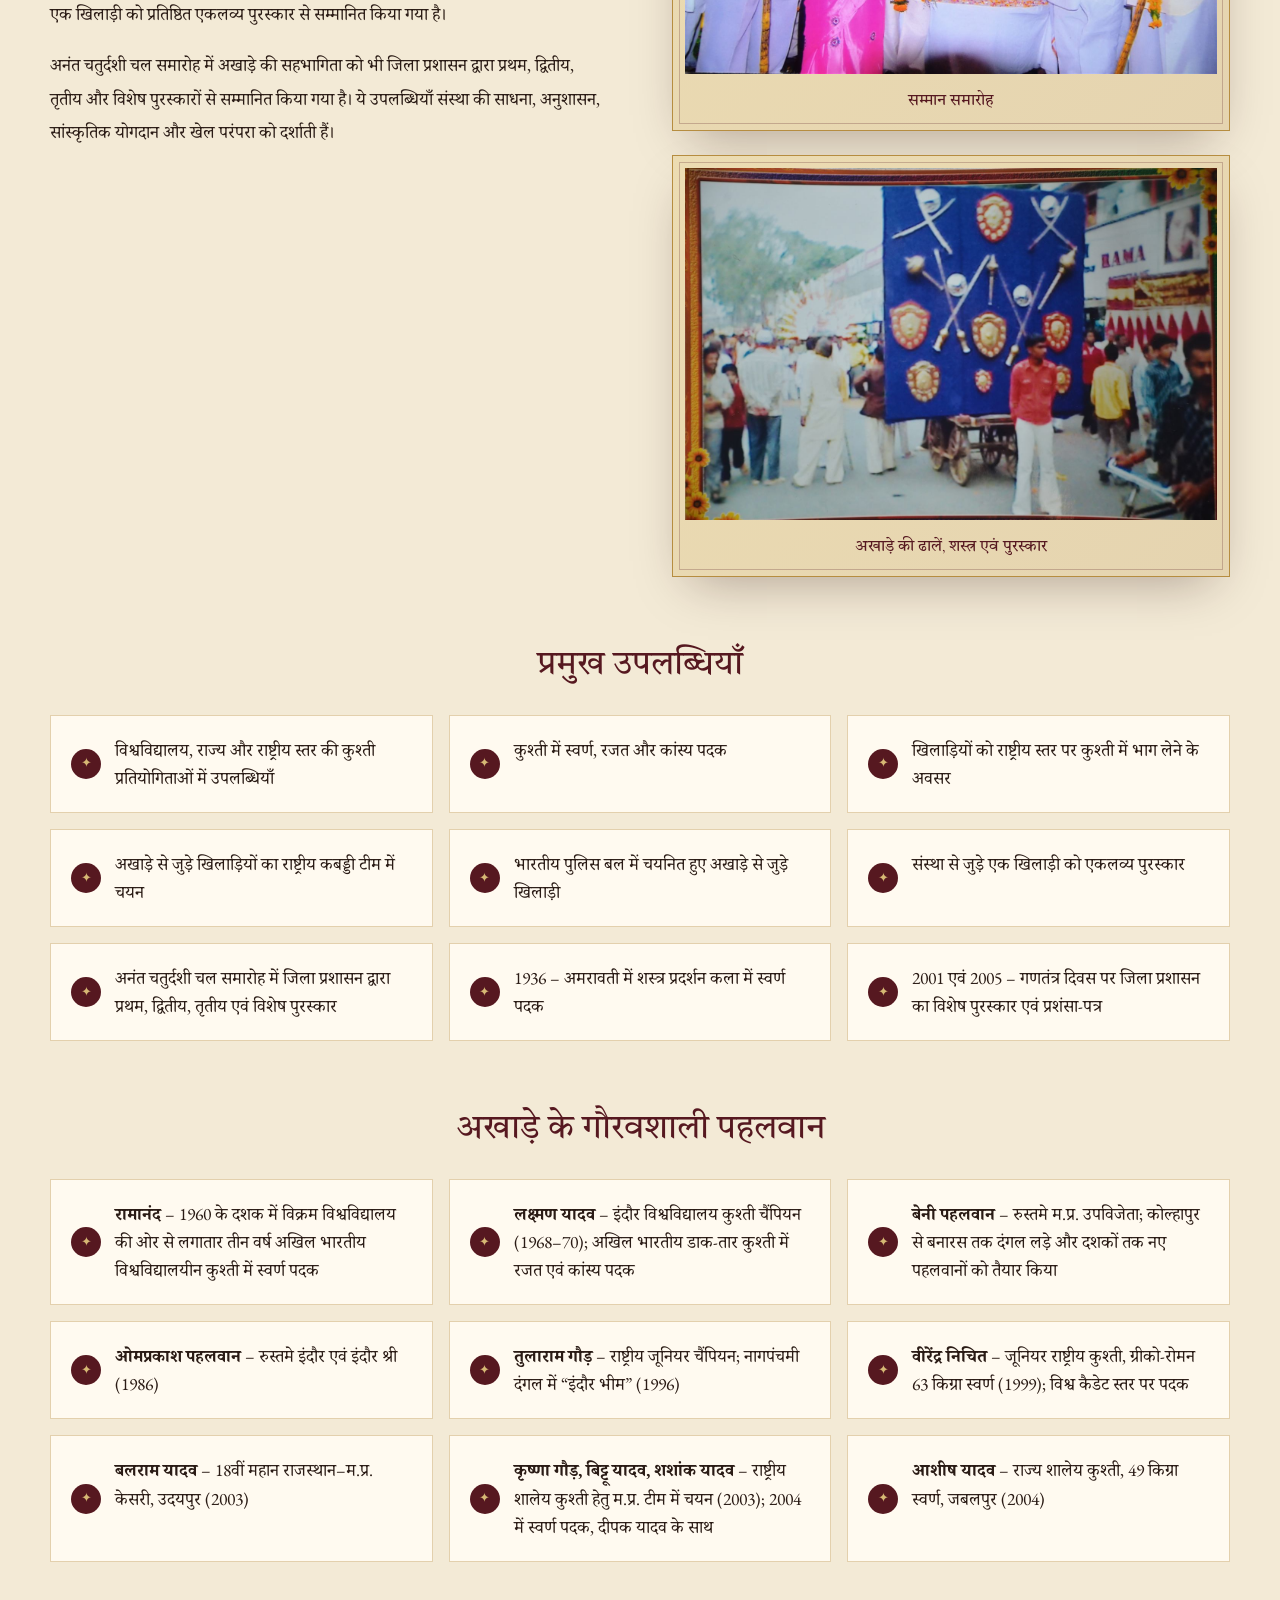
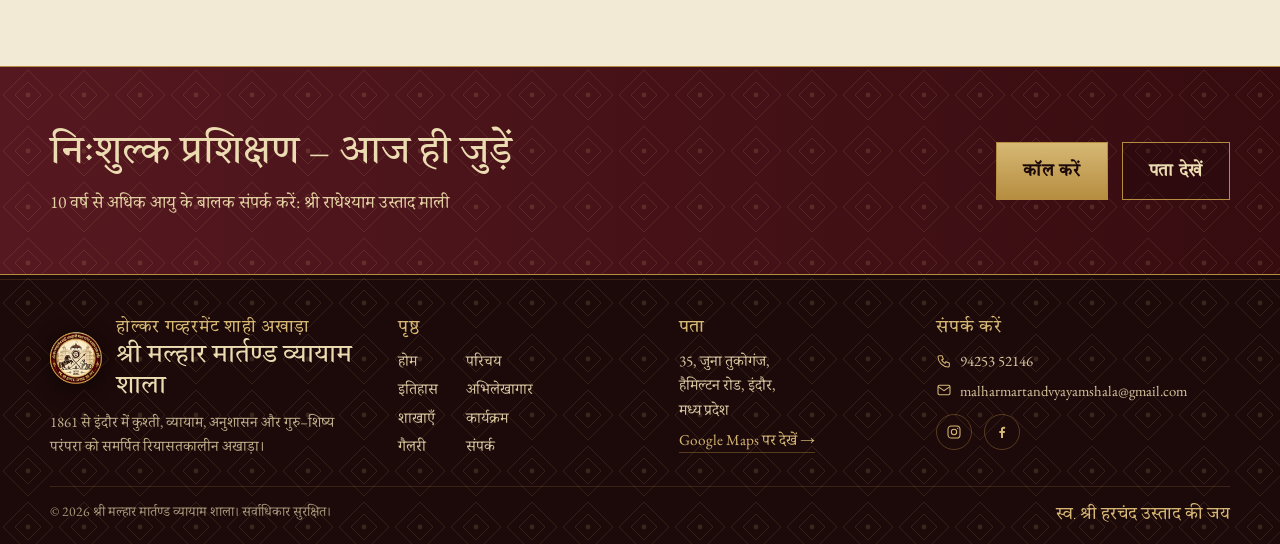
<file: about.html>
<!doctype html>
<html lang="hi">
<head>
<meta charset="utf-8">
<meta name="viewport" content="width=device-width, initial-scale=1">
<title>अखाड़ा परिचय – कुश्ती, मल्लखंब, शस्त्रकला, निःशुल्क प्रशिक्षण, इंदौर | About Malhar Akhada, Indore</title>
<meta name="description" content="मल्हार मार्तण्ड अखाड़ा, इंदौर में कुश्ती (मिट्टी व मैट), मल्लखंब, दंड-बैठक और शस्त्रकला का निःशुल्क प्रशिक्षण। Free traditional wrestling and martial-arts training in Indore.">
<meta name="robots" content="index, follow">
<link rel="canonical" href="https://malharmartandvyayamshala.github.io/about.html">
<meta name="theme-color" content="#1c0909">
<meta property="og:type" content="website">
<meta property="og:site_name" content="Shri Malhar Martand Vyayam Shala">
<meta property="og:locale" content="hi_IN">
<meta property="og:locale:alternate" content="en_IN">
<meta property="og:title" content="अखाड़ा परिचय – कुश्ती, मल्लखंब, शस्त्रकला, निःशुल्क प्रशिक्षण, इंदौर | About Malhar Akhada, Indore">
<meta property="og:description" content="मल्हार मार्तण्ड अखाड़ा, इंदौर में कुश्ती (मिट्टी व मैट), मल्लखंब, दंड-बैठक और शस्त्रकला का निःशुल्क प्रशिक्षण। Free traditional wrestling and martial-arts training in Indore.">
<meta property="og:image" content="https://malharmartandvyayamshala.github.io/assets/emblem.png">
<meta property="og:url" content="https://malharmartandvyayamshala.github.io/about.html">
<meta name="twitter:card" content="summary">
<link rel="icon" type="image/png" sizes="64x64" href="assets/emblem-64.png">
<link rel="apple-touch-icon" href="assets/emblem-192.png">
<script>try{var l=new URLSearchParams(location.search).get("lang")||localStorage.getItem("mmvs-language");if(l==="en")document.documentElement.lang="en"}catch(e){}</script>
<link rel="preconnect" href="https://fonts.googleapis.com">
<link rel="preconnect" href="https://fonts.gstatic.com" crossorigin>
<link href="https://fonts.googleapis.com/css2?family=Cormorant+Garamond:ital,wght@0,500;0,600;0,700;1,500&family=EB+Garamond:ital,wght@0,400;0,500;1,400&family=Noto+Serif+Devanagari:wght@400;500;600&family=Tiro+Devanagari+Hindi&display=swap" rel="stylesheet">
<link rel="stylesheet" href="assets/styles.css">
<script type="application/ld+json">{"@context":"https://schema.org","@type":"BreadcrumbList","itemListElement":[{"@type":"ListItem","position":1,"name":"होम","item":"https://malharmartandvyayamshala.github.io/"},{"@type":"ListItem","position":2,"name":"परिचय","item":"https://malharmartandvyayamshala.github.io/about.html"}]}</script>
</head>
<body>
<a class="skip-link" href="#main"><span class="lang-hi">मुख्य सामग्री पर जाएँ</span><span class="lang-en">Skip to content</span></a>
<header class="site-header">
 <div class="jay-strip" lang="hi"><span>जय शिव</span><span>स्व. श्री हरचंद उस्ताद की जय</span><span>जय मल्हार</span></div>
 <div class="header-inner">
  <a class="brand" href="index.html">
    <img src="assets/emblem-192.png" width="68" height="68" alt="श्री मल्हार मार्तण्ड व्यायाम शाला – Shri Malhar Martand Vyayam Shala">
    <span class="brand-name">
      <span class="brand-sub"><span class="lang-hi">होल्कर गव्हरमेंट शाही अखाड़ा</span><span class="lang-en">Holkar Government Shahi Akhada</span></span>
      <span class="brand-main"><span class="lang-hi">श्री मल्हार मार्तण्ड व्यायाम शाला</span><span class="lang-en">Shri Malhar Martand Vyayam Shala</span></span>
    </span>
  </a>
  <button class="menu-toggle" aria-expanded="false" aria-controls="site-nav" aria-label="Menu"><span></span><span></span><span></span></button>
  <nav id="site-nav" class="site-nav" aria-label="Main">
   <ul class="nav-list">
    <li><a href="index.html"><span class="lang-hi">होम</span><span class="lang-en">Home</span></a></li>
    <li><a href="about.html"><span class="lang-hi">परिचय</span><span class="lang-en">About</span></a></li>
    <li><a href="history.html"><span class="lang-hi">इतिहास</span><span class="lang-en">History</span></a></li>
    <li><a href="archives.html"><span class="lang-hi">अभिलेखागार</span><span class="lang-en">Archives</span></a></li>
    <li><a href="branches.html"><span class="lang-hi">शाखाएँ</span><span class="lang-en">Branches</span></a></li>
    <li><a href="events.html"><span class="lang-hi">कार्यक्रम</span><span class="lang-en">Events</span></a></li>
    <li><a href="gallery.html"><span class="lang-hi">गैलरी</span><span class="lang-en">Gallery</span></a></li>
    <li><a href="contact.html"><span class="lang-hi">संपर्क</span><span class="lang-en">Contact</span></a></li>
   </ul>
   <button class="lang-toggle" type="button" data-lang-toggle><svg viewBox="0 0 24 24" fill="none" stroke="currentColor" stroke-width="1.5" aria-hidden="true"><circle cx="12" cy="12" r="9"/><path d="M3 12h18M12 3c2.5 2.7 3.8 5.7 3.8 9s-1.3 6.3-3.8 9c-2.5-2.7-3.8-5.7-3.8-9S9.5 5.7 12 3z"/></svg><span class="lang-hi">Switch to English</span><span class="lang-en">हिंदी में देखें</span></button>
  </nav>
 </div>
</header>

<main id="main">
<section class="page-hero">
 <div class="container">
  <div class="eyebrow"><span class="lang-hi">हमारे बारे में</span><span class="lang-en">About Us</span></div>
  <h1><span class="lang-hi">अखाड़ा परिचय</span><span class="lang-en">About the Akhada</span></h1>
  <p><span class="lang-hi">1861 से परंपरा, शौर्य और अनुशासन की साधना</span><span class="lang-en">Devoted to tradition, valour and discipline since 1861</span></p>
 </div>
</section>

<section class="section">
 <div class="container grid-2">
  <div>
   <div class="eyebrow"><span class="lang-hi">हम कौन हैं</span><span class="lang-en">Who We Are</span></div>
   <h2><span class="lang-hi">इंदौर की सांस्कृतिक विरासत का गौरव</span><span class="lang-en">A Pride of Indore's Cultural Heritage</span></h2>
   <p><span class="lang-hi"><strong>श्री मल्हार मार्तण्ड व्यायाम शाला, इंदौर</strong> की स्थापना वर्ष 1861 में हुई और वर्ष 1927 में इसका पंजीयन हुआ। भारतीय पारंपरिक व्यायाम, कुश्ती और गुरु–शिष्य परंपरा की इस गौरवशाली संस्था का इंदौर की सांस्कृतिक विरासत में विशेष स्थान है।</span><span class="lang-en"><strong>Shri Malhar Martand Vyayam Shala, Indore</strong> was founded in 1861 and registered in 1927. This proud institution of traditional Indian physical culture, wrestling and the Guru–Shishya tradition holds a special place in Indore's cultural heritage.</span></p>
   <p><span class="lang-hi">वर्ष 1924 में सेठ हुकुमचंद और हुकुमचंद मिल के साथ अनंत चतुर्दशी चल समारोह की शुरुआत से जुड़ा इसका ऐतिहासिक योगदान इंदौर की पहचान का अभिन्न हिस्सा है। आज यह अखाड़ा परंपरा, शौर्य, अनुशासन और सांस्कृतिक गौरव का प्रतीक है।</span><span class="lang-en">Its historic role in starting the Anant Chaturdashi procession in 1924, together with Seth Hukumchand and the Hukumchand Mill, is an inseparable part of Indore's identity. Today the akhada stands as a symbol of tradition, valour, discipline and cultural pride.</span></p>
   <ul class="fact-row">
    <li><strong>1861</strong><span><span class="lang-hi">स्थापना</span><span class="lang-en">Founded</span></span></li>
    <li><strong>3394/1927</strong><span><span class="lang-hi">होल्कर गव्हरमेंट पंजीयन क्र.</span><span class="lang-en">Holkar Govt. Reg. No.</span></span></li>
    <li><strong>1924</strong><span><span class="lang-hi">अनंत चतुर्दशी चल समारोह</span><span class="lang-en">Anant Chaturdashi Procession</span></span></li>
   </ul>
  </div>
  <figure class="image-frame">
   <img src="assets/photos/gandhi-hall-chal-samaroh.jpg" width="1400" height="927" loading="lazy" alt="गांधी हॉल, इंदौर के सामने अखाड़े की झांकी और तांगा – The akhada's float in front of Gandhi Hall, Indore">
   <figcaption><span class="lang-hi">गांधी हॉल, इंदौर के सामने चल समारोह में अखाड़े की झांकी</span><span class="lang-en">The akhada's float at the procession in front of Gandhi Hall, Indore</span></figcaption>
  </figure>
 </div>
</section>

<section class="section mission">
 <div class="container">
  <div class="eyebrow"><span class="lang-hi">हमारा उद्देश्य</span><span class="lang-en">Our Mission</span></div>
  <h2><span class="lang-hi">विरासत का संरक्षण, नई पीढ़ी का निर्माण</span><span class="lang-en">Preserving a Heritage, Shaping a Generation</span></h2>
  <p><span class="lang-hi">हमारा उद्देश्य कुश्ती, पारंपरिक व्यायाम और शस्त्रकला की विरासत को संरक्षित करना, नई पीढ़ी को शारीरिक प्रशिक्षण के प्रति प्रेरित करना तथा अनुशासन, साहस, आत्मसम्मान और संस्कारों के मूल्यों को आगे बढ़ाना है।</span><span class="lang-en">Our aim is to preserve the heritage of wrestling, traditional exercise and shastra kala, to inspire the new generation towards physical training, and to carry forward the values of discipline, courage, self-respect and good character.</span></p>
  <p><span class="lang-hi">यहाँ व्यायाम को केवल शारीरिक शक्ति प्राप्त करने का माध्यम नहीं, बल्कि चरित्र निर्माण, आत्मविश्वास और जीवन में अनुशासन विकसित करने का साधन माना जाता है। हम ऐसी परंपरा को जीवित रखना चाहते हैं, जिसमें गुरु का सम्मान, निरंतर अभ्यास और समाज के प्रति उत्तरदायित्व जीवन का अभिन्न अंग हों।</span><span class="lang-en">Here, exercise is seen not merely as a means to physical strength but as a way to build character, confidence and discipline in life. We wish to keep alive a tradition in which respect for the guru, constant practice and responsibility towards society are an inseparable part of life.</span></p>
  <ul class="values">
   <li><span class="lang-hi">परंपरा</span><span class="lang-en">Tradition</span></li>
   <li><span class="lang-hi">अनुशासन</span><span class="lang-en">Discipline</span></li>
   <li><span class="lang-hi">शौर्य</span><span class="lang-en">Valour</span></li>
   <li><span class="lang-hi">संस्कार</span><span class="lang-en">Values</span></li>
  </ul>
 </div>
</section>

<section class="section section-alt">
 <div class="container">
  <div class="section-title">
   <div class="eyebrow"><span class="lang-hi">प्रशिक्षण</span><span class="lang-en">What We Teach</span></div>
   <h2><span class="lang-hi">पारंपरिक विद्याएँ</span><span class="lang-en">Traditional Disciplines</span></h2>
   <p><span class="lang-hi">शरीर, मन और चरित्र – तीनों को गढ़ने वाली अखाड़े की पारंपरिक विद्याएँ।</span><span class="lang-en">The akhada's traditional disciplines that shape body, mind and character.</span></p>
  </div>
  <div class="event-grid">
   <article class="event-card"><span class="event-no">01</span><h3><span class="lang-hi">कुश्ती (मिट्टी एवं मैट)</span><span class="lang-en">Kushti (Mitti &amp; Mat)</span></h3><p><span class="lang-hi">पारंपरिक दंगल कुश्ती और आधुनिक कुश्ती तकनीकों का अभ्यास।</span><span class="lang-en">Practice of traditional dangal wrestling and modern wrestling techniques.</span></p></article>
   <article class="event-card"><span class="event-no">02</span><h3><span class="lang-hi">मल्लखंब</span><span class="lang-en">Mallakhamb</span></h3><p><span class="lang-hi">संतुलन, लचीलापन, एकाग्रता और शारीरिक नियंत्रण का विकास।</span><span class="lang-en">Develops balance, flexibility, concentration and body control.</span></p></article>
   <article class="event-card"><span class="event-no">03</span><h3><span class="lang-hi">दंड-बैठक</span><span class="lang-en">Dand-Baithak</span></h3><p><span class="lang-hi">शक्ति, सहनशक्ति और शारीरिक क्षमता बढ़ाने वाले पारंपरिक व्यायाम।</span><span class="lang-en">Traditional exercises that build strength, stamina and physical capacity.</span></p></article>
   <article class="event-card"><span class="event-no">04</span><h3><span class="lang-hi">शस्त्रकला</span><span class="lang-en">Shastra Kala</span></h3><p><span class="lang-hi">लाठी, तलवार, पट्टा, बनेठी, गदका-फरी तथा अन्य पारंपरिक युद्धकलाओं का अभ्यास एवं प्रदर्शन – वही कलाएँ, जिनका प्रशिक्षण कभी होल्कर सेना को यहाँ दिया जाता था।</span><span class="lang-en">Practice and display of lathi, sword, patta, banethi, gadka-fari and other traditional martial arts – the same arts once taught here to the Holkar army.</span></p></article>
   <article class="event-card"><span class="event-no">05</span><h3><span class="lang-hi">पारंपरिक शारीरिक प्रशिक्षण</span><span class="lang-en">Traditional Physical Training</span></h3><p><span class="lang-hi">अनुशासन, फुर्ती, शक्ति और आत्मविश्वास विकसित करने वाले अभ्यास।</span><span class="lang-en">Exercises that build discipline, agility, strength and confidence.</span></p></article>
  </div>
 </div>
</section>

<section class="section section-dark" id="training">
 <div class="container grid-2">
  <figure class="image-frame">
   <img src="assets/photos/shastra-pradarshan-chal-samaroh.jpg" width="1400" height="930" loading="lazy" alt="चल समारोह में अखाड़े का शस्त्रकला प्रदर्शन – Shastra kala demonstration by the akhada during a procession">
   <figcaption><span class="lang-hi">चल समारोह में शस्त्रकला प्रदर्शन</span><span class="lang-en">Shastra kala demonstration during a procession</span></figcaption>
  </figure>
  <div>
   <div class="eyebrow"><span class="lang-hi">प्रवेश एवं समय</span><span class="lang-en">Training &amp; Admission</span></div>
   <h2><span class="lang-hi">अखाड़े से जुड़ें</span><span class="lang-en">Join the Akhada</span></h2>
   <dl class="info-list">
    <div><dt><span class="lang-hi">सुबह का प्रशिक्षण</span><span class="lang-en">Morning Training</span></dt><dd><span class="lang-hi">सुबह 6:00 से दोपहर 12:30 तक</span><span class="lang-en">6:00 AM – 12:30 PM</span></dd></div>
    <div><dt><span class="lang-hi">शाम का प्रशिक्षण</span><span class="lang-en">Evening Training</span></dt><dd><span class="lang-hi">शाम 4:00 से रात 10:00 तक</span><span class="lang-en">4:00 PM – 10:00 PM</span></dd></div>
    <div><dt><span class="lang-hi">आयु</span><span class="lang-en">Age</span></dt><dd><span class="lang-hi">10 वर्ष से अधिक</span><span class="lang-en">Above 10 years</span></dd></div>
    <div><dt><span class="lang-hi">प्रवेश</span><span class="lang-en">Admission</span></dt><dd><span class="lang-hi">केवल बालकों के लिए</span><span class="lang-en">Boys only</span></dd></div>
    <div><dt><span class="lang-hi">शुल्क</span><span class="lang-en">Fees</span></dt><dd><span class="lang-hi">कोई शुल्क नहीं – निःशुल्क प्रशिक्षण</span><span class="lang-en">No fees – training is free</span></dd></div>
   </dl>
   <div class="contact-person">
    <span class="lang-hi">नए सदस्यों के लिए संपर्क</span><span class="lang-en">Contact for new members</span>
    <strong><span class="lang-hi">श्री राधेश्याम उस्ताद माली</span><span class="lang-en">Shri Radheshyam Ustad Mali</span></strong>
    <a class="btn btn-primary" href="tel:+919425352146">☎ 94253 52146</a>
   </div>
  </div>
 </div>
</section>

<section class="section">
 <div class="container grid-2">
  <div>
   <div class="eyebrow"><span class="lang-hi">सुविधाएँ</span><span class="lang-en">Facilities</span></div>
   <h2><span class="lang-hi">अखाड़े की सुविधाएँ</span><span class="lang-en">At the Akhada</span></h2>
   <ul class="feature-list">
    <li><h3><span class="lang-hi">मिट्टी का अखाड़ा</span><span class="lang-en">Mitti Akhada</span></h3><p><span class="lang-hi">पारंपरिक कुश्ती और मिट्टी में अभ्यास के लिए।</span><span class="lang-en">For traditional wrestling and practice in the soil.</span></p></li>
    <li><h3><span class="lang-hi">हनुमान मंदिर</span><span class="lang-en">Hanuman Temple</span></h3><p><span class="lang-hi">आस्था, भक्ति और आध्यात्मिक प्रेरणा का केंद्र।</span><span class="lang-en">A centre of faith, devotion and spiritual inspiration.</span></p></li>
    <li><h3><span class="lang-hi">प्रशिक्षण स्थल</span><span class="lang-en">Training Ground</span></h3><p><span class="lang-hi">पारंपरिक व्यायाम और शारीरिक अभ्यास के लिए निर्धारित स्थान।</span><span class="lang-en">A dedicated space for traditional exercise and physical practice.</span></p></li>
    <li><h3><span class="lang-hi">व्यायाम उपकरण</span><span class="lang-en">Exercise Equipment</span></h3><p><span class="lang-hi">उपलब्ध पारंपरिक उपकरणों के माध्यम से शारीरिक प्रशिक्षण।</span><span class="lang-en">Physical training with the traditional equipment available.</span></p></li>
    <li><h3><span class="lang-hi">सांस्कृतिक एवं शस्त्रकला अभ्यास</span><span class="lang-en">Cultural &amp; Shastra Kala Practice</span></h3><p><span class="lang-hi">पारंपरिक कलाओं के अभ्यास और सार्वजनिक प्रदर्शन के लिए स्थान एवं व्यवस्था।</span><span class="lang-en">Space and arrangements for practising traditional arts and for public demonstrations.</span></p></li>
   </ul>
  </div>
  <figure class="image-frame frame-portrait">
   <img src="assets/photos/hanuman-mandir.jpg" width="927" height="1400" loading="lazy" alt="अखाड़ा परिसर का हनुमान मंदिर – The Hanuman temple in the akhada premises">
   <figcaption><span class="lang-hi">अखाड़ा परिसर का हनुमान मंदिर</span><span class="lang-en">The Hanuman temple in the akhada premises</span></figcaption>
  </figure>
 </div>
</section>

<section class="section section-alt">
 <div class="container">
  <div class="section-title">
   <div class="eyebrow"><span class="lang-hi">उपलब्धियाँ</span><span class="lang-en">Achievements</span></div>
   <h2><span class="lang-hi">साधना से सफलता तक</span><span class="lang-en">From Dedication to Distinction</span></h2>
  </div>
  <div class="grid-2 align-start">
   <div>
    <p><span class="lang-hi">श्री मल्हार मार्तण्ड व्यायाम शाला की सबसे बड़ी उपलब्धि उसकी समृद्ध परंपरा के साथ-साथ उन पहलवानों और खिलाड़ियों की सफलता है, जिन्होंने विभिन्न स्तरों पर अपनी प्रतिभा का प्रदर्शन किया है।</span><span class="lang-en">The greatest achievement of Shri Malhar Martand Vyayam Shala, alongside its rich tradition, is the success of the wrestlers and athletes who have shown their talent at many levels.</span></p>
    <p><span class="lang-hi">अखाड़े से जुड़े अनेक पहलवानों ने विश्वविद्यालय, राज्य और राष्ट्रीय स्तर की कुश्ती प्रतियोगिताओं में भाग लिया है और स्वर्ण, रजत तथा कांस्य पदक प्राप्त किए हैं। अखाड़े के खिलाड़ियों को राष्ट्रीय स्तर पर कुश्ती खेलने के अवसर मिले हैं। इससे जुड़े अनेक खिलाड़ियों का चयन राष्ट्रीय कबड्डी टीम में भी हुआ है।</span><span class="lang-en">Many of the akhada's wrestlers have competed in university, state and national wrestling championships and won gold, silver and bronze medals. Its athletes have had the opportunity to wrestle at the national level, and several have also been selected for the national kabaddi team.</span></p>
    <p><span class="lang-hi">अखाड़े की परंपरा से जुड़े कई व्यक्तियों ने भारतीय पुलिस बल में भी स्थान प्राप्त किया है। संस्था के एक खिलाड़ी को प्रतिष्ठित एकलव्य पुरस्कार से सम्मानित किया गया है।</span><span class="lang-en">Many people from the akhada's tradition have also joined the Indian police forces. One of its athletes has been honoured with the prestigious Eklavya Award.</span></p>
    <p><span class="lang-hi">अनंत चतुर्दशी चल समारोह में अखाड़े की सहभागिता को भी जिला प्रशासन द्वारा प्रथम, द्वितीय, तृतीय और विशेष पुरस्कारों से सम्मानित किया गया है। ये उपलब्धियाँ संस्था की साधना, अनुशासन, सांस्कृतिक योगदान और खेल परंपरा को दर्शाती हैं।</span><span class="lang-en">The akhada's participation in the Anant Chaturdashi procession has also been honoured by the district administration with first, second, third and special prizes. These achievements reflect the institution's dedication, discipline, cultural contribution and sporting tradition.</span></p>
   </div>
   <div class="photo-stack">
    <figure class="image-frame">
     <img src="assets/photos/samman-samaroh.jpg" width="1400" height="965" loading="lazy" alt="सम्मान समारोह में अखाड़े के उस्ताद को ढाल और धनुष भेंट – The akhada's Ustad being felicitated with a shield and bow">
     <figcaption><span class="lang-hi">सम्मान समारोह</span><span class="lang-en">Felicitation ceremony</span></figcaption>
    </figure>
    <figure class="image-frame">
     <img src="assets/photos/puraskar-jhanki.jpg" width="1400" height="927" loading="lazy" alt="अखाड़े की ढालें, शस्त्र और पुरस्कार – The akhada's shields, weapons and trophies on display">
     <figcaption><span class="lang-hi">अखाड़े की ढालें, शस्त्र एवं पुरस्कार</span><span class="lang-en">The akhada's shields, weapons and trophies</span></figcaption>
    </figure>
   </div>
  </div>

  <h3 class="sub-title"><span class="lang-hi">प्रमुख उपलब्धियाँ</span><span class="lang-en">Key Achievements</span></h3>
  <ul class="achievement-grid">
   <li><span class="lang-hi">विश्वविद्यालय, राज्य और राष्ट्रीय स्तर की कुश्ती प्रतियोगिताओं में उपलब्धियाँ</span><span class="lang-en">Achievements in university, state and national wrestling championships</span></li>
   <li><span class="lang-hi">कुश्ती में स्वर्ण, रजत और कांस्य पदक</span><span class="lang-en">Gold, silver and bronze medals in wrestling</span></li>
   <li><span class="lang-hi">खिलाड़ियों को राष्ट्रीय स्तर पर कुश्ती में भाग लेने के अवसर</span><span class="lang-en">Athletes competing in wrestling at the national level</span></li>
   <li><span class="lang-hi">अखाड़े से जुड़े खिलाड़ियों का राष्ट्रीय कबड्डी टीम में चयन</span><span class="lang-en">Athletes selected for the national kabaddi team</span></li>
   <li><span class="lang-hi">भारतीय पुलिस बल में चयनित हुए अखाड़े से जुड़े खिलाड़ी</span><span class="lang-en">Athletes selected into the Indian police forces</span></li>
   <li><span class="lang-hi">संस्था से जुड़े एक खिलाड़ी को एकलव्य पुरस्कार</span><span class="lang-en">An Eklavya Award for one of the akhada's athletes</span></li>
   <li><span class="lang-hi">अनंत चतुर्दशी चल समारोह में जिला प्रशासन द्वारा प्रथम, द्वितीय, तृतीय एवं विशेष पुरस्कार</span><span class="lang-en">First, second, third and special prizes from the district administration at the Anant Chaturdashi procession</span></li>
   <li><span class="lang-hi">1936 – अमरावती में शस्त्र प्रदर्शन कला में स्वर्ण पदक</span><span class="lang-en">1936 – Gold medal for weapons-display art at Amravati</span></li>
   <li><span class="lang-hi">2001 एवं 2005 – गणतंत्र दिवस पर जिला प्रशासन का विशेष पुरस्कार एवं प्रशंसा-पत्र</span><span class="lang-en">2001 &amp; 2005 – Special Award and certificate of appreciation from the District Administration on Republic Day</span></li>
  </ul>

  <h3 class="sub-title"><span class="lang-hi">अखाड़े के गौरवशाली पहलवान</span><span class="lang-en">Celebrated Wrestlers of the Akhada</span></h3>
  <ul class="achievement-grid">
   <li><span class="lang-hi"><strong>रामानंद</strong> – 1960 के दशक में विक्रम विश्वविद्यालय की ओर से लगातार तीन वर्ष अखिल भारतीय विश्वविद्यालयीन कुश्ती में स्वर्ण पदक</span><span class="lang-en"><strong>Ramanand</strong> – All-India Inter-University wrestling gold three years running for Vikram University in the 1960s</span></li>
   <li><span class="lang-hi"><strong>लक्ष्मण यादव</strong> – इंदौर विश्वविद्यालय कुश्ती चैंपियन (1968–70); अखिल भारतीय डाक-तार कुश्ती में रजत एवं कांस्य पदक</span><span class="lang-en"><strong>Laxman Yadav</strong> – Indore University wrestling champion (1968–70); silver and bronze at the All-India Posts &amp; Telegraphs championship</span></li>
   <li><span class="lang-hi"><strong>बेनी पहलवान</strong> – रुस्तमे म.प्र. उपविजेता; कोल्हापुर से बनारस तक दंगल लड़े और दशकों तक नए पहलवानों को तैयार किया</span><span class="lang-en"><strong>Beni Pahalwan</strong> – Runner-up, Rustam-e-M.P.; wrestled in dangals from Kolhapur to Banaras and trained new wrestlers for decades</span></li>
   <li><span class="lang-hi"><strong>ओमप्रकाश पहलवान</strong> – रुस्तमे इंदौर एवं इंदौर श्री (1986)</span><span class="lang-en"><strong>Omprakash Pahalwan</strong> – Rustam-e-Indore and Indore Shri (1986)</span></li>
   <li><span class="lang-hi"><strong>तुलाराम गौड़</strong> – राष्ट्रीय जूनियर चैंपियन; नागपंचमी दंगल में “इंदौर भीम” (1996)</span><span class="lang-en"><strong>Tularam Gaud</strong> – National Junior Champion; “Indore Bhim” at the Nag Panchami dangal (1996)</span></li>
   <li><span class="lang-hi"><strong>वीरेंद्र निचित</strong> – जूनियर राष्ट्रीय कुश्ती, ग्रीको-रोमन 63 किग्रा स्वर्ण (1999); विश्व कैडेट स्तर पर पदक</span><span class="lang-en"><strong>Virendra Nichit</strong> – Junior National Greco-Roman 63 kg gold (1999); a medal at World Cadet level</span></li>
   <li><span class="lang-hi"><strong>बलराम यादव</strong> – 18वीं महान राजस्थान–म.प्र. केसरी, उदयपुर (2003)</span><span class="lang-en"><strong>Balram Yadav</strong> – 18th Mahan Rajasthan–M.P. Kesari, Udaipur (2003)</span></li>
   <li><span class="lang-hi"><strong>कृष्णा गौड़, बिट्टू यादव, शशांक यादव</strong> – राष्ट्रीय शालेय कुश्ती हेतु म.प्र. टीम में चयन (2003); 2004 में स्वर्ण पदक, दीपक यादव के साथ</span><span class="lang-en"><strong>Krishna Gaud, Bittu Yadav, Shashank Yadav</strong> – Selected for the M.P. team at the National School Wrestling Championship (2003); gold medals in 2004, alongside Deepak Yadav</span></li>
   <li><span class="lang-hi"><strong>आशीष यादव</strong> – राज्य शालेय कुश्ती, 49 किग्रा स्वर्ण, जबलपुर (2004)</span><span class="lang-en"><strong>Ashish Yadav</strong> – State School Wrestling Championship, 49 kg gold, Jabalpur (2004)</span></li>
  </ul>
 </div>
</section>

<section class="cta-band">
 <div class="container cta-inner">
  <div>
   <h2><span class="lang-hi">निःशुल्क प्रशिक्षण – आज ही जुड़ें</span><span class="lang-en">Free Training – Join Today</span></h2>
   <p><span class="lang-hi">10 वर्ष से अधिक आयु के बालक संपर्क करें: श्री राधेश्याम उस्ताद माली</span><span class="lang-en">Boys above 10 years may contact Shri Radheshyam Ustad Mali</span></p>
  </div>
  <div class="btns">
   <a class="btn btn-primary" href="tel:+919425352146"><span class="lang-hi">कॉल करें</span><span class="lang-en">Call Now</span></a>
   <a class="btn btn-ghost" href="contact.html"><span class="lang-hi">पता देखें</span><span class="lang-en">Find Us</span></a>
  </div>
 </div>
</section>
</main>

<footer class="site-footer">
 <div class="container footer-grid">
  <div class="footer-brand">
   <a class="brand" href="index.html">
    <img src="assets/emblem-192.png" width="60" height="60" alt="श्री मल्हार मार्तण्ड व्यायाम शाला – Shri Malhar Martand Vyayam Shala">
    <span class="brand-name">
      <span class="brand-sub"><span class="lang-hi">होल्कर गव्हरमेंट शाही अखाड़ा</span><span class="lang-en">Holkar Government Shahi Akhada</span></span>
      <span class="brand-main"><span class="lang-hi">श्री मल्हार मार्तण्ड व्यायाम शाला</span><span class="lang-en">Shri Malhar Martand Vyayam Shala</span></span>
    </span>
  </a>
   <p><span class="lang-hi">1861 से इंदौर में कुश्ती, व्यायाम, अनुशासन और गुरु–शिष्य परंपरा को समर्पित रियासतकालीन अखाड़ा।</span><span class="lang-en">A princely-era akhada of Indore, devoted since 1861 to wrestling, physical culture, discipline and the guru–shishya tradition.</span></p>
  </div>
  <div>
   <h3><span class="lang-hi">पृष्ठ</span><span class="lang-en">Explore</span></h3>
   <ul class="footer-links">
    <li><a href="index.html"><span class="lang-hi">होम</span><span class="lang-en">Home</span></a></li>
    <li><a href="about.html"><span class="lang-hi">परिचय</span><span class="lang-en">About</span></a></li>
    <li><a href="history.html"><span class="lang-hi">इतिहास</span><span class="lang-en">History</span></a></li>
    <li><a href="archives.html"><span class="lang-hi">अभिलेखागार</span><span class="lang-en">Archives</span></a></li>
    <li><a href="branches.html"><span class="lang-hi">शाखाएँ</span><span class="lang-en">Branches</span></a></li>
    <li><a href="events.html"><span class="lang-hi">कार्यक्रम</span><span class="lang-en">Events</span></a></li>
    <li><a href="gallery.html"><span class="lang-hi">गैलरी</span><span class="lang-en">Gallery</span></a></li>
    <li><a href="contact.html"><span class="lang-hi">संपर्क</span><span class="lang-en">Contact</span></a></li>
   </ul>
  </div>
  <div>
   <h3><span class="lang-hi">पता</span><span class="lang-en">Visit Us</span></h3>
   <address><span class="lang-hi">35, जुना तुकोगंज,<br>हैमिल्टन रोड, इंदौर,<br>मध्य प्रदेश</span><span class="lang-en">35, Juna Tukoganj,<br>Hamilton Road, Indore,<br>Madhya Pradesh</span></address>
   <a class="map-link" href="https://www.google.com/maps/place/Shri+Malhar+Martand+Vyayam+Shala/@22.7214293,75.8550685,803m/data=!3m1!1e3!4m6!3m5!1s0x3962fd0b6d2d205d:0x6fe27117b743ec80!8m2!3d22.7214299!4d75.8577579!16s%2Fg%2F11bxb9sckw" target="_blank" rel="noopener"><span class="lang-hi">Google Maps पर देखें →</span><span class="lang-en">View on Google Maps →</span></a>
  </div>
  <div>
   <h3><span class="lang-hi">संपर्क करें</span><span class="lang-en">Get in Touch</span></h3>
   <ul class="footer-contact">
    <li><a href="tel:+919425352146"><svg viewBox="0 0 24 24" fill="none" stroke="currentColor" stroke-width="1.6" aria-hidden="true"><path d="M5 4h4l2 5-2.5 1.5a11 11 0 0 0 5 5L15 13l5 2v4a2 2 0 0 1-2 2A16 16 0 0 1 3 6a2 2 0 0 1 2-2"/></svg>94253 52146</a></li>
    <li><a href="mailto:malharmartandvyayamshala@gmail.com"><svg viewBox="0 0 24 24" fill="none" stroke="currentColor" stroke-width="1.6" aria-hidden="true"><rect x="3" y="5" width="18" height="14" rx="2"/><path d="m3 7 9 6 9-6"/></svg>malharmartandvyayamshala@gmail.com</a></li>
   </ul>
   <div class="social">
    <a href="https://www.instagram.com/malhar.martand.vyayamshala" target="_blank" rel="noopener" aria-label="Instagram"><svg viewBox="0 0 24 24" fill="none" stroke="currentColor" stroke-width="1.6" aria-hidden="true"><rect x="3" y="3" width="18" height="18" rx="5"/><circle cx="12" cy="12" r="4"/><circle cx="17.5" cy="6.5" r="1" fill="currentColor" stroke="none"/></svg></a>
    <a href="https://www.facebook.com/malharmartandvyayamshala" target="_blank" rel="noopener" aria-label="Facebook"><svg viewBox="0 0 24 24" fill="currentColor" aria-hidden="true"><path d="M13.5 21v-7.5h2.6l.4-3h-3V8.6c0-.9.3-1.5 1.6-1.5h1.6V4.4c-.3 0-1.2-.1-2.3-.1-2.3 0-3.9 1.4-3.9 4v2.2H8v3h2.5V21h3z"/></svg></a>
   </div>
  </div>
 </div>
 <div class="container footer-bottom">
  <span>© <span data-year>2026</span> <span class="lang-hi">श्री मल्हार मार्तण्ड व्यायाम शाला। सर्वाधिकार सुरक्षित।</span><span class="lang-en">Shri Malhar Martand Vyayam Shala. All rights reserved.</span></span>
  <span class="jay">स्व. श्री हरचंद उस्ताद की जय</span>
 </div>
</footer>
<script src="assets/site.js" defer></script>
</body>
</html>
</file>
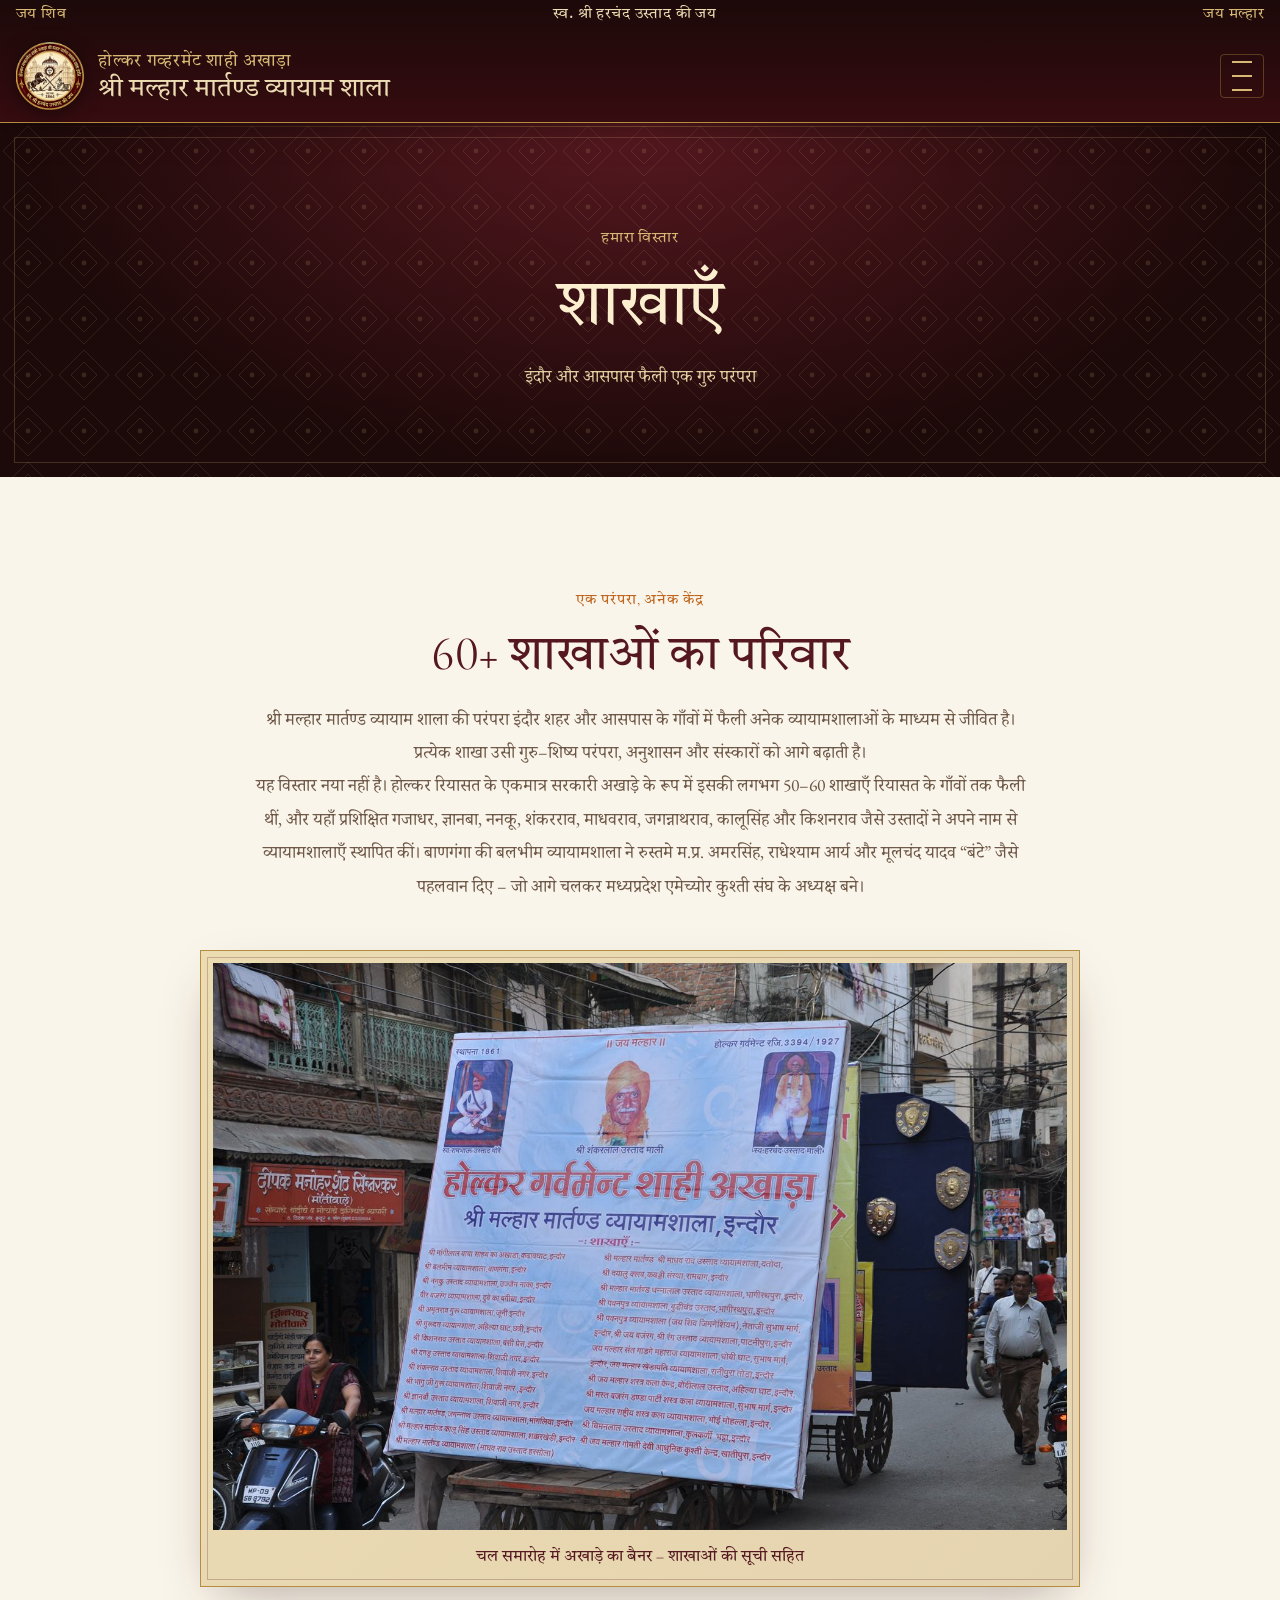
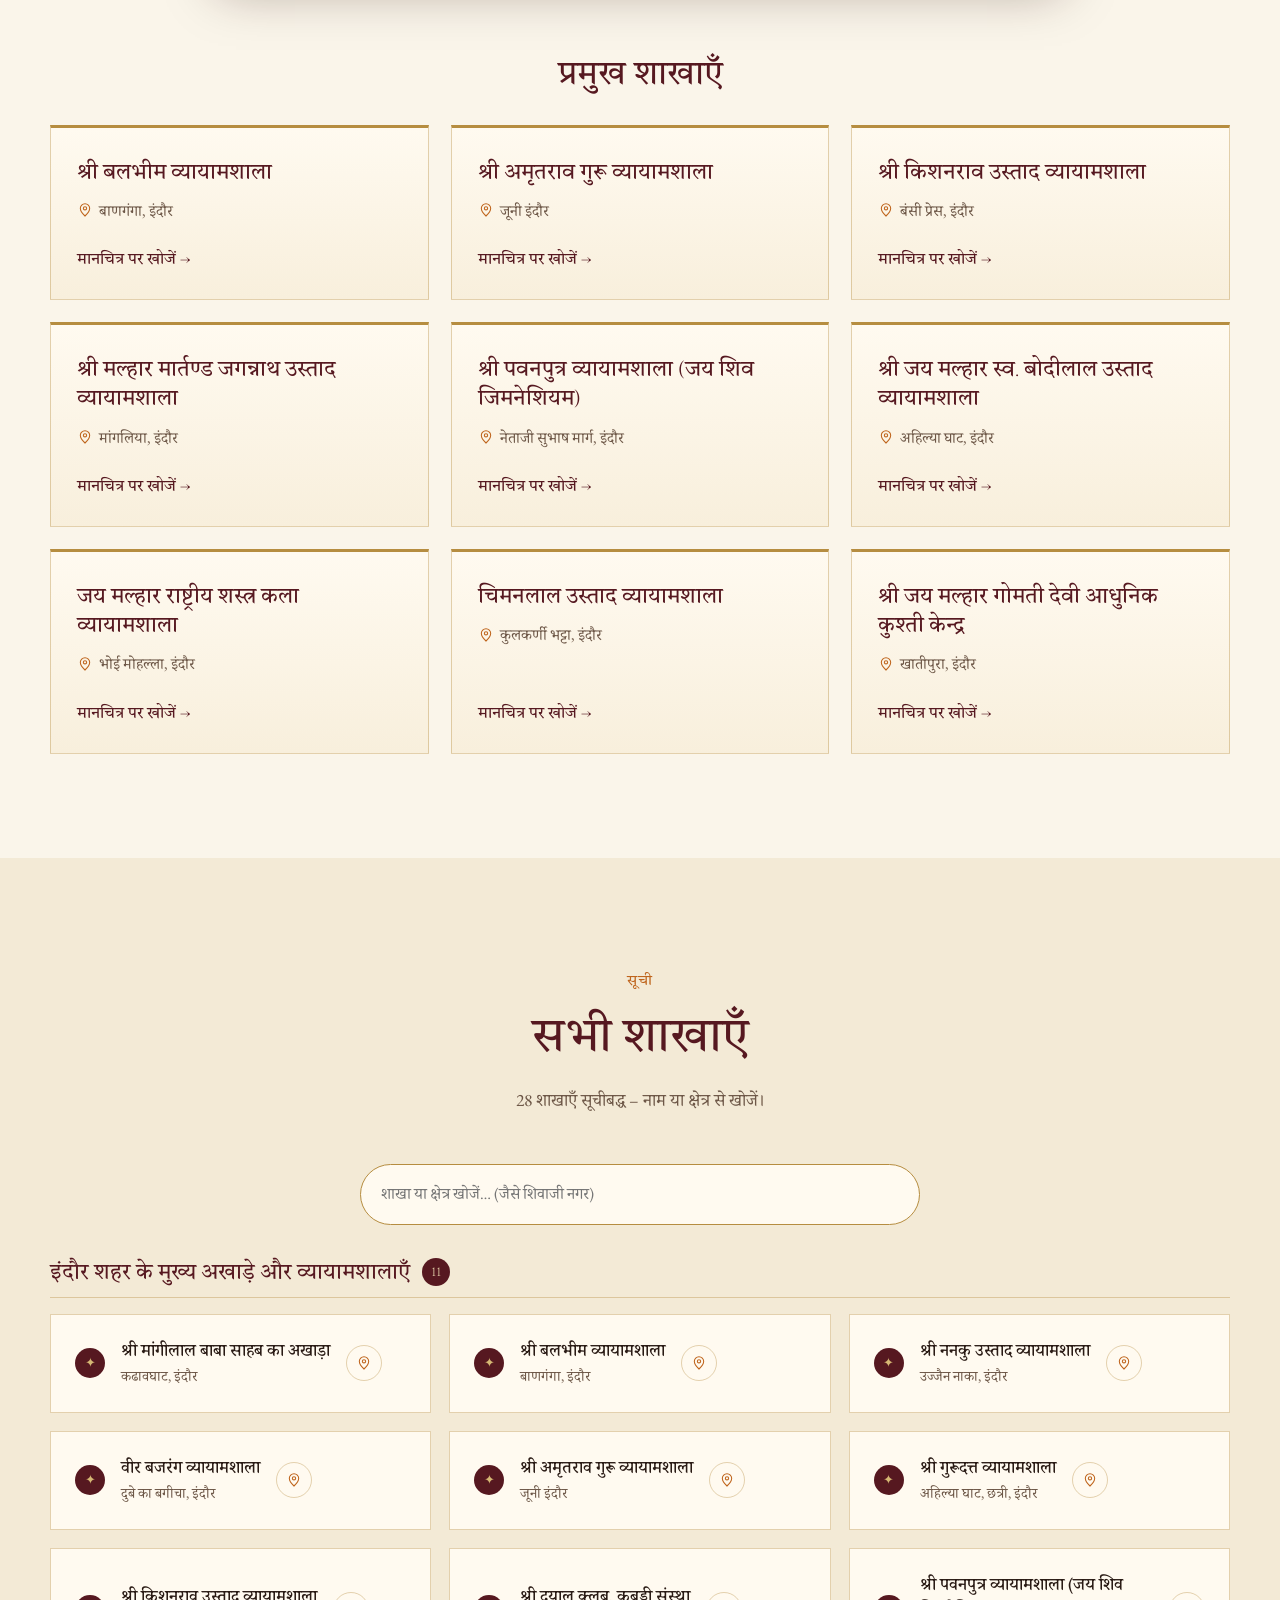
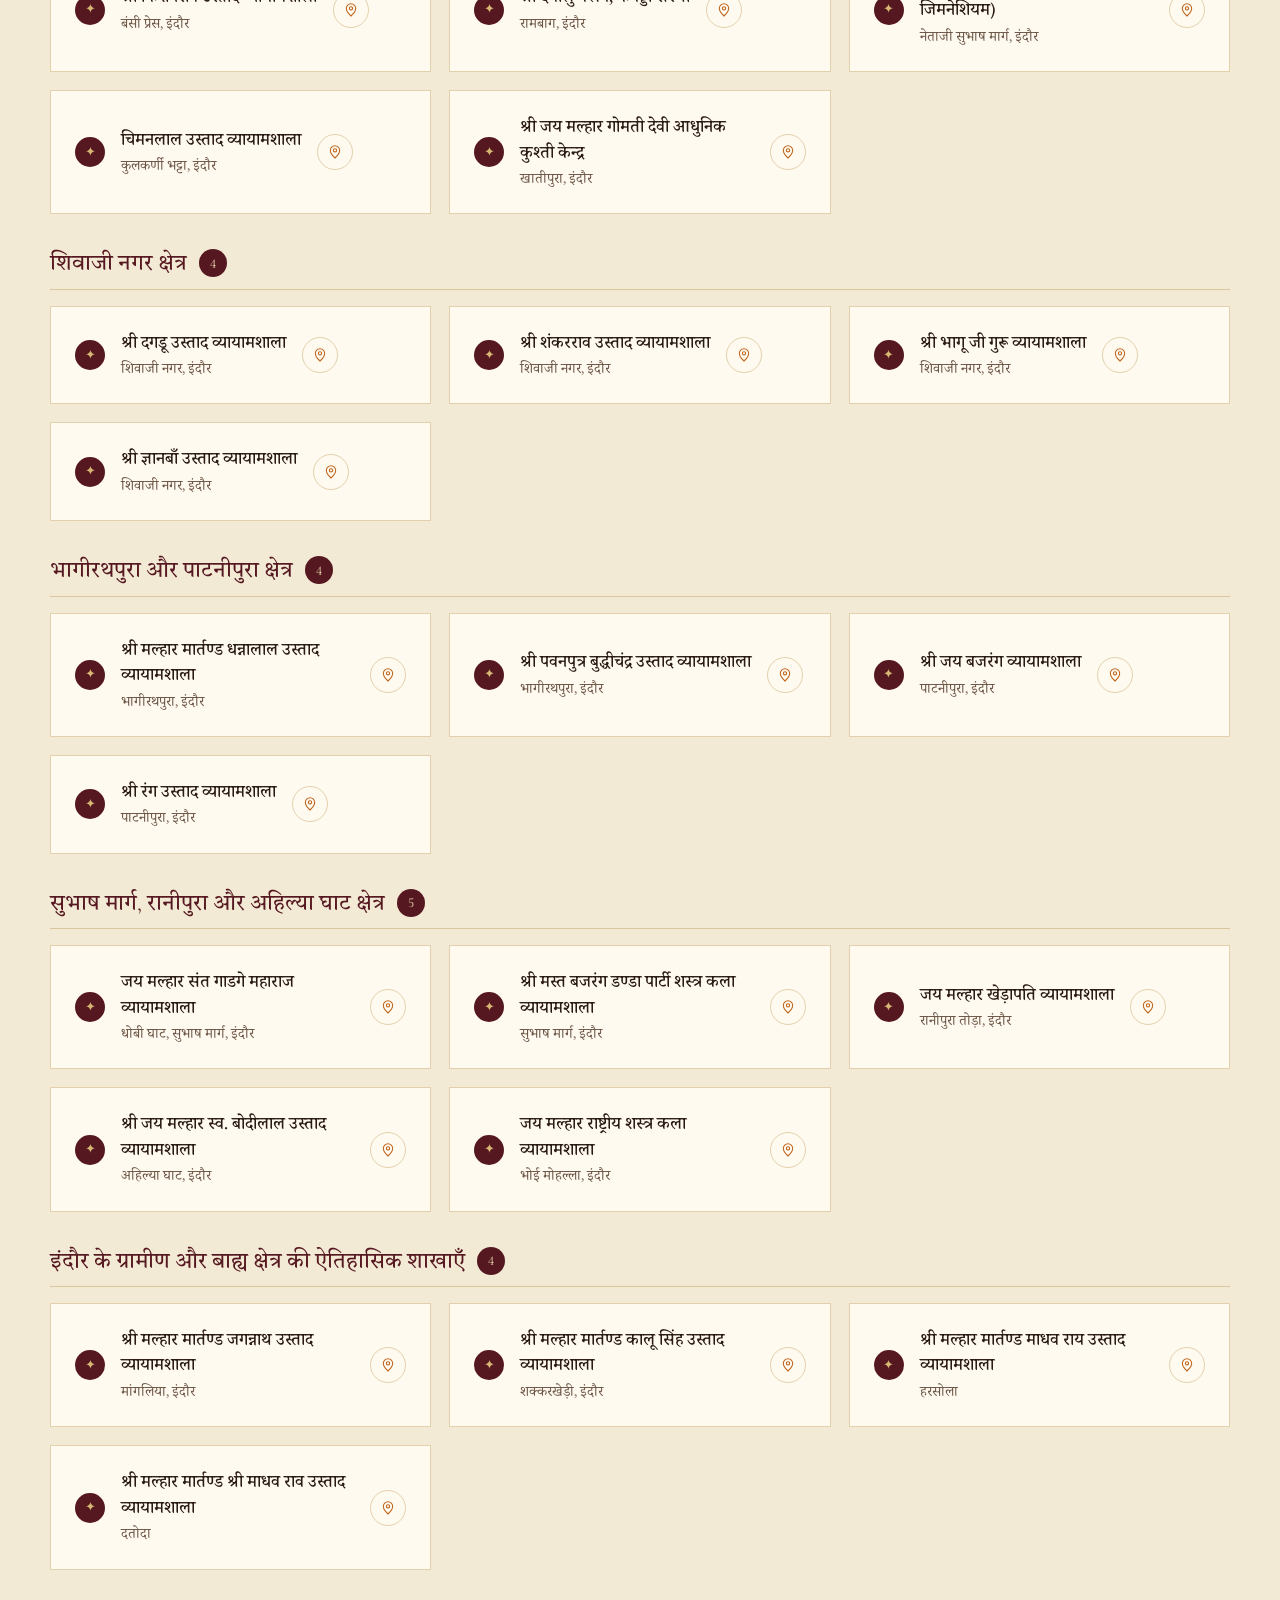
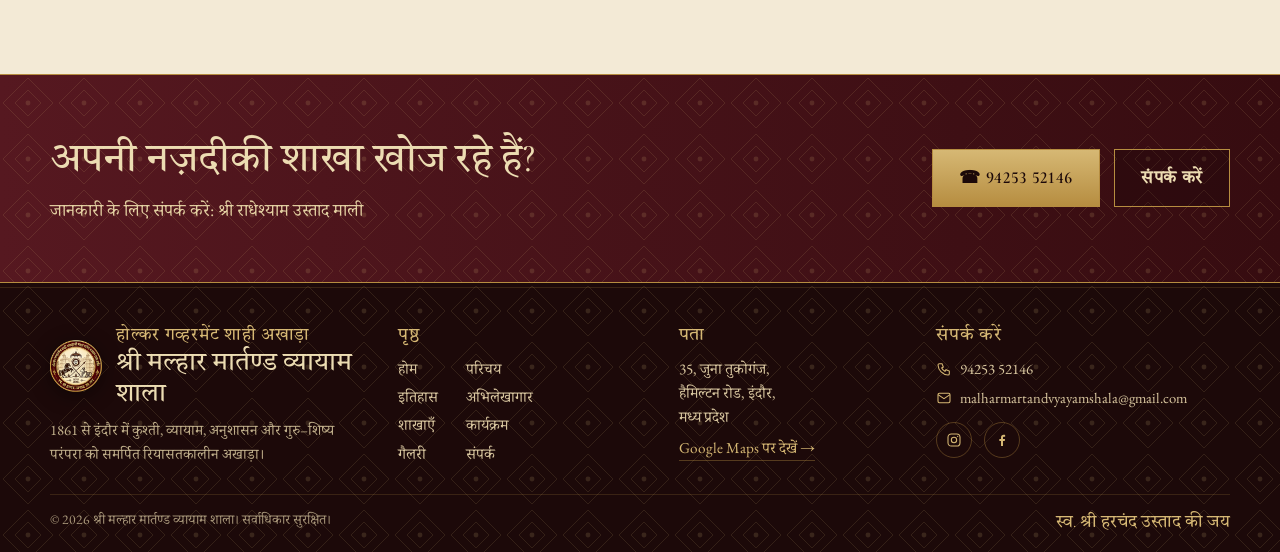
<file: branches.html>
<!doctype html>
<html lang="hi">
<head>
<meta charset="utf-8">
<meta name="viewport" content="width=device-width, initial-scale=1">
<title>अखाड़े की शाखाएँ, इंदौर – 60+ व्यायामशालाएँ | Branches of Malhar Martand Akhada, Indore</title>
<meta name="description" content="मल्हार मार्तण्ड अखाड़े की इंदौर व आसपास की 60+ शाखाएँ और व्यायामशालाएँ – बलभीम, अमृतराव गुरू, किशनराव उस्ताद व अन्य। Akhada branches across Indore.">
<meta name="robots" content="index, follow">
<link rel="canonical" href="https://malharmartandvyayamshala.github.io/branches.html">
<meta name="theme-color" content="#1c0909">
<meta property="og:type" content="website">
<meta property="og:site_name" content="Shri Malhar Martand Vyayam Shala">
<meta property="og:locale" content="hi_IN">
<meta property="og:locale:alternate" content="en_IN">
<meta property="og:title" content="अखाड़े की शाखाएँ, इंदौर – 60+ व्यायामशालाएँ | Branches of Malhar Martand Akhada, Indore">
<meta property="og:description" content="मल्हार मार्तण्ड अखाड़े की इंदौर व आसपास की 60+ शाखाएँ और व्यायामशालाएँ – बलभीम, अमृतराव गुरू, किशनराव उस्ताद व अन्य। Akhada branches across Indore.">
<meta property="og:image" content="https://malharmartandvyayamshala.github.io/assets/emblem.png">
<meta property="og:url" content="https://malharmartandvyayamshala.github.io/branches.html">
<meta name="twitter:card" content="summary">
<link rel="icon" type="image/png" sizes="64x64" href="assets/emblem-64.png">
<link rel="apple-touch-icon" href="assets/emblem-192.png">
<script>try{var l=new URLSearchParams(location.search).get("lang")||localStorage.getItem("mmvs-language");if(l==="en")document.documentElement.lang="en"}catch(e){}</script>
<link rel="preconnect" href="https://fonts.googleapis.com">
<link rel="preconnect" href="https://fonts.gstatic.com" crossorigin>
<link href="https://fonts.googleapis.com/css2?family=Cormorant+Garamond:ital,wght@0,500;0,600;0,700;1,500&family=EB+Garamond:ital,wght@0,400;0,500;1,400&family=Noto+Serif+Devanagari:wght@400;500;600&family=Tiro+Devanagari+Hindi&display=swap" rel="stylesheet">
<link rel="stylesheet" href="assets/styles.css">
<script type="application/ld+json">{"@context":"https://schema.org","@type":"BreadcrumbList","itemListElement":[{"@type":"ListItem","position":1,"name":"होम","item":"https://malharmartandvyayamshala.github.io/"},{"@type":"ListItem","position":2,"name":"शाखाएँ","item":"https://malharmartandvyayamshala.github.io/branches.html"}]}</script>
</head>
<body>
<a class="skip-link" href="#main"><span class="lang-hi">मुख्य सामग्री पर जाएँ</span><span class="lang-en">Skip to content</span></a>
<header class="site-header">
 <div class="jay-strip" lang="hi"><span>जय शिव</span><span>स्व. श्री हरचंद उस्ताद की जय</span><span>जय मल्हार</span></div>
 <div class="header-inner">
  <a class="brand" href="index.html">
    <img src="assets/emblem-192.png" width="68" height="68" alt="श्री मल्हार मार्तण्ड व्यायाम शाला – Shri Malhar Martand Vyayam Shala">
    <span class="brand-name">
      <span class="brand-sub"><span class="lang-hi">होल्कर गव्हरमेंट शाही अखाड़ा</span><span class="lang-en">Holkar Government Shahi Akhada</span></span>
      <span class="brand-main"><span class="lang-hi">श्री मल्हार मार्तण्ड व्यायाम शाला</span><span class="lang-en">Shri Malhar Martand Vyayam Shala</span></span>
    </span>
  </a>
  <button class="menu-toggle" aria-expanded="false" aria-controls="site-nav" aria-label="Menu"><span></span><span></span><span></span></button>
  <nav id="site-nav" class="site-nav" aria-label="Main">
   <ul class="nav-list">
    <li><a href="index.html"><span class="lang-hi">होम</span><span class="lang-en">Home</span></a></li>
    <li><a href="about.html"><span class="lang-hi">परिचय</span><span class="lang-en">About</span></a></li>
    <li><a href="history.html"><span class="lang-hi">इतिहास</span><span class="lang-en">History</span></a></li>
    <li><a href="archives.html"><span class="lang-hi">अभिलेखागार</span><span class="lang-en">Archives</span></a></li>
    <li><a href="branches.html"><span class="lang-hi">शाखाएँ</span><span class="lang-en">Branches</span></a></li>
    <li><a href="events.html"><span class="lang-hi">कार्यक्रम</span><span class="lang-en">Events</span></a></li>
    <li><a href="gallery.html"><span class="lang-hi">गैलरी</span><span class="lang-en">Gallery</span></a></li>
    <li><a href="contact.html"><span class="lang-hi">संपर्क</span><span class="lang-en">Contact</span></a></li>
   </ul>
   <button class="lang-toggle" type="button" data-lang-toggle><svg viewBox="0 0 24 24" fill="none" stroke="currentColor" stroke-width="1.5" aria-hidden="true"><circle cx="12" cy="12" r="9"/><path d="M3 12h18M12 3c2.5 2.7 3.8 5.7 3.8 9s-1.3 6.3-3.8 9c-2.5-2.7-3.8-5.7-3.8-9S9.5 5.7 12 3z"/></svg><span class="lang-hi">Switch to English</span><span class="lang-en">हिंदी में देखें</span></button>
  </nav>
 </div>
</header>

<main id="main">
<section class="page-hero">
 <div class="container">
  <div class="eyebrow"><span class="lang-hi">हमारा विस्तार</span><span class="lang-en">Our Network</span></div>
  <h1><span class="lang-hi">शाखाएँ</span><span class="lang-en">Branches</span></h1>
  <p><span class="lang-hi">इंदौर और आसपास फैली एक गुरु परंपरा</span><span class="lang-en">One guru tradition across Indore and beyond</span></p>
 </div>
</section>

<section class="section">
 <div class="container">
  <div class="section-title">
   <div class="eyebrow"><span class="lang-hi">एक परंपरा, अनेक केंद्र</span><span class="lang-en">One Tradition, Many Centres</span></div>
   <h2><span class="lang-hi">60+ शाखाओं का परिवार</span><span class="lang-en">A Family of 60+ Branches</span></h2>
   <p><span class="lang-hi">श्री मल्हार मार्तण्ड व्यायाम शाला की परंपरा इंदौर शहर और आसपास के गाँवों में फैली अनेक व्यायामशालाओं के माध्यम से जीवित है। प्रत्येक शाखा उसी गुरु–शिष्य परंपरा, अनुशासन और संस्कारों को आगे बढ़ाती है।</span><span class="lang-en">The tradition of Shri Malhar Martand Vyayam Shala lives on through many vyayamshalas across Indore city and nearby villages. Each branch carries forward the same Guru–Shishya tradition, discipline and values.</span></p>
   <p><span class="lang-hi">यह विस्तार नया नहीं है। होल्कर रियासत के एकमात्र सरकारी अखाड़े के रूप में इसकी लगभग 50–60 शाखाएँ रियासत के गाँवों तक फैली थीं, और यहाँ प्रशिक्षित गजाधर, ज्ञानबा, ननकू, शंकरराव, माधवराव, जगन्नाथराव, कालूसिंह और किशनराव जैसे उस्तादों ने अपने नाम से व्यायामशालाएँ स्थापित कीं। बाणगंगा की बलभीम व्यायामशाला ने रुस्तमे म.प्र. अमरसिंह, राधेश्याम आर्य और मूलचंद यादव “बंटे” जैसे पहलवान दिए – जो आगे चलकर मध्यप्रदेश एमेच्योर कुश्ती संघ के अध्यक्ष बने।</span><span class="lang-en">This reach is not new. As the Holkar State's only government akhada, it had some 50–60 branches spread across the State's villages, and Ustads trained here – Gajadhar, Gyanba, Nanku, Shankarrao, Madhavrao, Jagannathrao, Kalusingh and Kishanrao among them – founded vyayamshalas in their own names. The Balbhim Vyayamshala at Banganga produced wrestlers such as Rustam-e-M.P. Amarsingh, Radheshyam Arya and Moolchand Yadav “Bante”, who later became President of the Madhya Pradesh Amateur Wrestling Association.</span></p>
  </div>
  <figure class="image-frame branch-banner">
   <img src="assets/photos/shakhaon-ka-banner.jpg" width="1400" height="930" loading="lazy" alt="अखाड़े की शाखाओं की सूची वाला बैनर – Banner listing the akhada's branches">
   <figcaption><span class="lang-hi">चल समारोह में अखाड़े का बैनर – शाखाओं की सूची सहित</span><span class="lang-en">The akhada's procession banner, listing its branches</span></figcaption>
  </figure>
  <h3 class="sub-title sub-title-top"><span class="lang-hi">प्रमुख शाखाएँ</span><span class="lang-en">Principal Branches</span></h3>
  <div class="branch-featured">
   <article class="branch-card">

    <h3><span class="lang-hi">श्री बलभीम व्यायामशाला</span><span class="lang-en">Shri Balbhim Vyayamshala</span></h3>
    <p class="branch-area"><svg viewBox="0 0 24 24" fill="none" stroke="currentColor" stroke-width="1.6" aria-hidden="true"><path d="M12 21s-7-6.2-7-11.5A7 7 0 0 1 19 9.5C19 14.8 12 21 12 21z"/><circle cx="12" cy="9.5" r="2.5"/></svg><span class="lang-hi">बाणगंगा, इंदौर</span><span class="lang-en">Banganga, Indore</span></p>
    <a class="branch-map" href="https://www.google.com/maps/search/?api=1&amp;query=Shri%20Balbhim%20Vyayamshala%2C%20Banganga%2C%20Indore%2C%20Madhya%20Pradesh" target="_blank" rel="noopener"><span class="lang-hi">मानचित्र पर खोजें →</span><span class="lang-en">Find on map →</span></a>
   </article>
   <article class="branch-card">

    <h3><span class="lang-hi">श्री अमृतराव गुरू व्यायामशाला</span><span class="lang-en">Shri Amritrao Guru Vyayamshala</span></h3>
    <p class="branch-area"><svg viewBox="0 0 24 24" fill="none" stroke="currentColor" stroke-width="1.6" aria-hidden="true"><path d="M12 21s-7-6.2-7-11.5A7 7 0 0 1 19 9.5C19 14.8 12 21 12 21z"/><circle cx="12" cy="9.5" r="2.5"/></svg><span class="lang-hi">जूनी इंदौर</span><span class="lang-en">Juni Indore</span></p>
    <a class="branch-map" href="https://www.google.com/maps/search/?api=1&amp;query=Shri%20Amritrao%20Guru%20Vyayamshala%2C%20Juni%20Indore%2C%20Madhya%20Pradesh" target="_blank" rel="noopener"><span class="lang-hi">मानचित्र पर खोजें →</span><span class="lang-en">Find on map →</span></a>
   </article>
   <article class="branch-card">

    <h3><span class="lang-hi">श्री किशनराव उस्ताद व्यायामशाला</span><span class="lang-en">Shri Kishanrao Ustad Vyayamshala</span></h3>
    <p class="branch-area"><svg viewBox="0 0 24 24" fill="none" stroke="currentColor" stroke-width="1.6" aria-hidden="true"><path d="M12 21s-7-6.2-7-11.5A7 7 0 0 1 19 9.5C19 14.8 12 21 12 21z"/><circle cx="12" cy="9.5" r="2.5"/></svg><span class="lang-hi">बंसी प्रेस, इंदौर</span><span class="lang-en">Bansi Press, Indore</span></p>
    <a class="branch-map" href="https://www.google.com/maps/search/?api=1&amp;query=Shri%20Kishanrao%20Ustad%20Vyayamshala%2C%20Bansi%20Press%2C%20Indore%2C%20Madhya%20Pradesh" target="_blank" rel="noopener"><span class="lang-hi">मानचित्र पर खोजें →</span><span class="lang-en">Find on map →</span></a>
   </article>
   <article class="branch-card">

    <h3><span class="lang-hi">श्री मल्हार मार्तण्ड जगन्नाथ उस्ताद व्यायामशाला</span><span class="lang-en">Shri Malhar Martand Jagannath Ustad Vyayamshala</span></h3>
    <p class="branch-area"><svg viewBox="0 0 24 24" fill="none" stroke="currentColor" stroke-width="1.6" aria-hidden="true"><path d="M12 21s-7-6.2-7-11.5A7 7 0 0 1 19 9.5C19 14.8 12 21 12 21z"/><circle cx="12" cy="9.5" r="2.5"/></svg><span class="lang-hi">मांगलिया, इंदौर</span><span class="lang-en">Mangliya, Indore</span></p>
    <a class="branch-map" href="https://www.google.com/maps/search/?api=1&amp;query=Shri%20Malhar%20Martand%20Jagannath%20Ustad%20Vyayamshala%2C%20Mangliya%2C%20Indore%2C%20Madhya%20Pradesh" target="_blank" rel="noopener"><span class="lang-hi">मानचित्र पर खोजें →</span><span class="lang-en">Find on map →</span></a>
   </article>
   <article class="branch-card">

    <h3><span class="lang-hi">श्री पवनपुत्र व्यायामशाला (जय शिव जिमनेशियम)</span><span class="lang-en">Shri Pawanputra Vyayamshala (Jai Shiv Gymnasium)</span></h3>
    <p class="branch-area"><svg viewBox="0 0 24 24" fill="none" stroke="currentColor" stroke-width="1.6" aria-hidden="true"><path d="M12 21s-7-6.2-7-11.5A7 7 0 0 1 19 9.5C19 14.8 12 21 12 21z"/><circle cx="12" cy="9.5" r="2.5"/></svg><span class="lang-hi">नेताजी सुभाष मार्ग, इंदौर</span><span class="lang-en">Netaji Subhash Marg, Indore</span></p>
    <a class="branch-map" href="https://www.google.com/maps/search/?api=1&amp;query=Shri%20Pawanputra%20Vyayamshala%20(Jai%20Shiv%20Gymnasium)%2C%20Netaji%20Subhash%20Marg%2C%20Indore%2C%20Madhya%20Pradesh" target="_blank" rel="noopener"><span class="lang-hi">मानचित्र पर खोजें →</span><span class="lang-en">Find on map →</span></a>
   </article>
   <article class="branch-card">

    <h3><span class="lang-hi">श्री जय मल्हार स्व. बोदीलाल उस्ताद व्यायामशाला</span><span class="lang-en">Shri Jai Malhar Late Bodilal Ustad Vyayamshala</span></h3>
    <p class="branch-area"><svg viewBox="0 0 24 24" fill="none" stroke="currentColor" stroke-width="1.6" aria-hidden="true"><path d="M12 21s-7-6.2-7-11.5A7 7 0 0 1 19 9.5C19 14.8 12 21 12 21z"/><circle cx="12" cy="9.5" r="2.5"/></svg><span class="lang-hi">अहिल्या घाट, इंदौर</span><span class="lang-en">Ahilya Ghat, Indore</span></p>
    <a class="branch-map" href="https://www.google.com/maps/search/?api=1&amp;query=Shri%20Jai%20Malhar%20Late%20Bodilal%20Ustad%20Vyayamshala%2C%20Ahilya%20Ghat%2C%20Indore%2C%20Madhya%20Pradesh" target="_blank" rel="noopener"><span class="lang-hi">मानचित्र पर खोजें →</span><span class="lang-en">Find on map →</span></a>
   </article>
   <article class="branch-card">

    <h3><span class="lang-hi">जय मल्हार राष्ट्रीय शस्त्र कला व्यायामशाला</span><span class="lang-en">Jai Malhar Rashtriya Shastra Kala Vyayamshala</span></h3>
    <p class="branch-area"><svg viewBox="0 0 24 24" fill="none" stroke="currentColor" stroke-width="1.6" aria-hidden="true"><path d="M12 21s-7-6.2-7-11.5A7 7 0 0 1 19 9.5C19 14.8 12 21 12 21z"/><circle cx="12" cy="9.5" r="2.5"/></svg><span class="lang-hi">भोई मोहल्ला, इंदौर</span><span class="lang-en">Bhoi Mohalla, Indore</span></p>
    <a class="branch-map" href="https://www.google.com/maps/search/?api=1&amp;query=Jai%20Malhar%20Rashtriya%20Shastra%20Kala%20Vyayamshala%2C%20Bhoi%20Mohalla%2C%20Indore%2C%20Madhya%20Pradesh" target="_blank" rel="noopener"><span class="lang-hi">मानचित्र पर खोजें →</span><span class="lang-en">Find on map →</span></a>
   </article>
   <article class="branch-card">

    <h3><span class="lang-hi">चिमनलाल उस्ताद व्यायामशाला</span><span class="lang-en">Chimanlal Ustad Vyayamshala</span></h3>
    <p class="branch-area"><svg viewBox="0 0 24 24" fill="none" stroke="currentColor" stroke-width="1.6" aria-hidden="true"><path d="M12 21s-7-6.2-7-11.5A7 7 0 0 1 19 9.5C19 14.8 12 21 12 21z"/><circle cx="12" cy="9.5" r="2.5"/></svg><span class="lang-hi">कुलकर्णी भट्टा, इंदौर</span><span class="lang-en">Kulkarni Bhatta, Indore</span></p>
    <a class="branch-map" href="https://www.google.com/maps/search/?api=1&amp;query=Chimanlal%20Ustad%20Vyayamshala%2C%20Kulkarni%20Bhatta%2C%20Indore%2C%20Madhya%20Pradesh" target="_blank" rel="noopener"><span class="lang-hi">मानचित्र पर खोजें →</span><span class="lang-en">Find on map →</span></a>
   </article>
   <article class="branch-card">

    <h3><span class="lang-hi">श्री जय मल्हार गोमती देवी आधुनिक कुश्ती केन्द्र</span><span class="lang-en">Shri Jai Malhar Gomti Devi Modern Wrestling Centre</span></h3>
    <p class="branch-area"><svg viewBox="0 0 24 24" fill="none" stroke="currentColor" stroke-width="1.6" aria-hidden="true"><path d="M12 21s-7-6.2-7-11.5A7 7 0 0 1 19 9.5C19 14.8 12 21 12 21z"/><circle cx="12" cy="9.5" r="2.5"/></svg><span class="lang-hi">खातीपुरा, इंदौर</span><span class="lang-en">Khatipura, Indore</span></p>
    <a class="branch-map" href="https://www.google.com/maps/search/?api=1&amp;query=Shri%20Jai%20Malhar%20Gomti%20Devi%20Modern%20Wrestling%20Centre%2C%20Khatipura%2C%20Indore%2C%20Madhya%20Pradesh" target="_blank" rel="noopener"><span class="lang-hi">मानचित्र पर खोजें →</span><span class="lang-en">Find on map →</span></a>
   </article>
  </div>
 </div>
</section>

<section class="section section-alt">
 <div class="container">
  <div class="section-title">
   <div class="eyebrow"><span class="lang-hi">सूची</span><span class="lang-en">Directory</span></div>
   <h2><span class="lang-hi">सभी शाखाएँ</span><span class="lang-en">All Branches</span></h2>
   <p><span class="lang-hi">28 शाखाएँ सूचीबद्ध – नाम या क्षेत्र से खोजें।</span><span class="lang-en">28 branches listed – search by name or area.</span></p>
  </div>
  <div class="branch-search">
   <label class="visually-hidden" for="branch-q"><span class="lang-hi">शाखा खोजें</span><span class="lang-en">Search branches</span></label>
   <input id="branch-q" type="search" autocomplete="off" data-placeholder-hi="शाखा या क्षेत्र खोजें… (जैसे शिवाजी नगर)" data-placeholder-en="Search a branch or area… (e.g. Shivaji Nagar)" placeholder="शाखा या क्षेत्र खोजें… (जैसे शिवाजी नगर)">
  </div>
  <div id="branch-list">
   <section class="branch-group">
    <h3 class="branch-group-title"><span class="lang-hi">इंदौर शहर के मुख्य अखाड़े और व्यायामशालाएँ</span><span class="lang-en">Main Akhadas & Vyayamshalas of Indore City</span> <span class="branch-count">11</span></h3>
    <ul class="branch-grid">
     <li class="branch"><span class="branch-mark" aria-hidden="true">✦</span><div><strong><span class="lang-hi">श्री मांगीलाल बाबा साहब का अखाड़ा</span><span class="lang-en">Shri Mangilal Baba Sahab Ka Akhada</span></strong><span class="branch-area"><span class="lang-hi">कढावघाट, इंदौर</span><span class="lang-en">Kadhavghat, Indore</span></span></div><a class="branch-pin" href="https://www.google.com/maps/search/?api=1&amp;query=Shri%20Mangilal%20Baba%20Sahab%20Ka%20Akhada%2C%20Kadhavghat%2C%20Indore%2C%20Madhya%20Pradesh" target="_blank" rel="noopener" aria-label="Map"><svg viewBox="0 0 24 24" fill="none" stroke="currentColor" stroke-width="1.6" aria-hidden="true"><path d="M12 21s-7-6.2-7-11.5A7 7 0 0 1 19 9.5C19 14.8 12 21 12 21z"/><circle cx="12" cy="9.5" r="2.5"/></svg></a></li>
     <li class="branch"><span class="branch-mark" aria-hidden="true">✦</span><div><strong><span class="lang-hi">श्री बलभीम व्यायामशाला</span><span class="lang-en">Shri Balbhim Vyayamshala</span></strong><span class="branch-area"><span class="lang-hi">बाणगंगा, इंदौर</span><span class="lang-en">Banganga, Indore</span></span></div><a class="branch-pin" href="https://www.google.com/maps/search/?api=1&amp;query=Shri%20Balbhim%20Vyayamshala%2C%20Banganga%2C%20Indore%2C%20Madhya%20Pradesh" target="_blank" rel="noopener" aria-label="Map"><svg viewBox="0 0 24 24" fill="none" stroke="currentColor" stroke-width="1.6" aria-hidden="true"><path d="M12 21s-7-6.2-7-11.5A7 7 0 0 1 19 9.5C19 14.8 12 21 12 21z"/><circle cx="12" cy="9.5" r="2.5"/></svg></a></li>
     <li class="branch"><span class="branch-mark" aria-hidden="true">✦</span><div><strong><span class="lang-hi">श्री ननकु उस्ताद व्यायामशाला</span><span class="lang-en">Shri Nanku Ustad Vyayamshala</span></strong><span class="branch-area"><span class="lang-hi">उज्जैन नाका, इंदौर</span><span class="lang-en">Ujjain Naka, Indore</span></span></div><a class="branch-pin" href="https://www.google.com/maps/search/?api=1&amp;query=Shri%20Nanku%20Ustad%20Vyayamshala%2C%20Ujjain%20Naka%2C%20Indore%2C%20Madhya%20Pradesh" target="_blank" rel="noopener" aria-label="Map"><svg viewBox="0 0 24 24" fill="none" stroke="currentColor" stroke-width="1.6" aria-hidden="true"><path d="M12 21s-7-6.2-7-11.5A7 7 0 0 1 19 9.5C19 14.8 12 21 12 21z"/><circle cx="12" cy="9.5" r="2.5"/></svg></a></li>
     <li class="branch"><span class="branch-mark" aria-hidden="true">✦</span><div><strong><span class="lang-hi">वीर बजरंग व्यायामशाला</span><span class="lang-en">Veer Bajrang Vyayamshala</span></strong><span class="branch-area"><span class="lang-hi">दुबे का बगीचा, इंदौर</span><span class="lang-en">Dube Ka Bagicha, Indore</span></span></div><a class="branch-pin" href="https://www.google.com/maps/search/?api=1&amp;query=Veer%20Bajrang%20Vyayamshala%2C%20Dube%20Ka%20Bagicha%2C%20Indore%2C%20Madhya%20Pradesh" target="_blank" rel="noopener" aria-label="Map"><svg viewBox="0 0 24 24" fill="none" stroke="currentColor" stroke-width="1.6" aria-hidden="true"><path d="M12 21s-7-6.2-7-11.5A7 7 0 0 1 19 9.5C19 14.8 12 21 12 21z"/><circle cx="12" cy="9.5" r="2.5"/></svg></a></li>
     <li class="branch"><span class="branch-mark" aria-hidden="true">✦</span><div><strong><span class="lang-hi">श्री अमृतराव गुरू व्यायामशाला</span><span class="lang-en">Shri Amritrao Guru Vyayamshala</span></strong><span class="branch-area"><span class="lang-hi">जूनी इंदौर</span><span class="lang-en">Juni Indore</span></span></div><a class="branch-pin" href="https://www.google.com/maps/search/?api=1&amp;query=Shri%20Amritrao%20Guru%20Vyayamshala%2C%20Juni%20Indore%2C%20Madhya%20Pradesh" target="_blank" rel="noopener" aria-label="Map"><svg viewBox="0 0 24 24" fill="none" stroke="currentColor" stroke-width="1.6" aria-hidden="true"><path d="M12 21s-7-6.2-7-11.5A7 7 0 0 1 19 9.5C19 14.8 12 21 12 21z"/><circle cx="12" cy="9.5" r="2.5"/></svg></a></li>
     <li class="branch"><span class="branch-mark" aria-hidden="true">✦</span><div><strong><span class="lang-hi">श्री गुरूदत्त व्यायामशाला</span><span class="lang-en">Shri Gurudatt Vyayamshala</span></strong><span class="branch-area"><span class="lang-hi">अहिल्या घाट, छत्री, इंदौर</span><span class="lang-en">Ahilya Ghat, Chhatri, Indore</span></span></div><a class="branch-pin" href="https://www.google.com/maps/search/?api=1&amp;query=Shri%20Gurudatt%20Vyayamshala%2C%20Ahilya%20Ghat%2C%20Chhatri%2C%20Indore%2C%20Madhya%20Pradesh" target="_blank" rel="noopener" aria-label="Map"><svg viewBox="0 0 24 24" fill="none" stroke="currentColor" stroke-width="1.6" aria-hidden="true"><path d="M12 21s-7-6.2-7-11.5A7 7 0 0 1 19 9.5C19 14.8 12 21 12 21z"/><circle cx="12" cy="9.5" r="2.5"/></svg></a></li>
     <li class="branch"><span class="branch-mark" aria-hidden="true">✦</span><div><strong><span class="lang-hi">श्री किशनराव उस्ताद व्यायामशाला</span><span class="lang-en">Shri Kishanrao Ustad Vyayamshala</span></strong><span class="branch-area"><span class="lang-hi">बंसी प्रेस, इंदौर</span><span class="lang-en">Bansi Press, Indore</span></span></div><a class="branch-pin" href="https://www.google.com/maps/search/?api=1&amp;query=Shri%20Kishanrao%20Ustad%20Vyayamshala%2C%20Bansi%20Press%2C%20Indore%2C%20Madhya%20Pradesh" target="_blank" rel="noopener" aria-label="Map"><svg viewBox="0 0 24 24" fill="none" stroke="currentColor" stroke-width="1.6" aria-hidden="true"><path d="M12 21s-7-6.2-7-11.5A7 7 0 0 1 19 9.5C19 14.8 12 21 12 21z"/><circle cx="12" cy="9.5" r="2.5"/></svg></a></li>
     <li class="branch"><span class="branch-mark" aria-hidden="true">✦</span><div><strong><span class="lang-hi">श्री दयालु क्लब, कबड्डी संस्था</span><span class="lang-en">Shri Dayalu Club, Kabaddi Sanstha</span></strong><span class="branch-area"><span class="lang-hi">रामबाग, इंदौर</span><span class="lang-en">Rambagh, Indore</span></span></div><a class="branch-pin" href="https://www.google.com/maps/search/?api=1&amp;query=Shri%20Dayalu%20Club%2C%20Kabaddi%20Sanstha%2C%20Rambagh%2C%20Indore%2C%20Madhya%20Pradesh" target="_blank" rel="noopener" aria-label="Map"><svg viewBox="0 0 24 24" fill="none" stroke="currentColor" stroke-width="1.6" aria-hidden="true"><path d="M12 21s-7-6.2-7-11.5A7 7 0 0 1 19 9.5C19 14.8 12 21 12 21z"/><circle cx="12" cy="9.5" r="2.5"/></svg></a></li>
     <li class="branch"><span class="branch-mark" aria-hidden="true">✦</span><div><strong><span class="lang-hi">श्री पवनपुत्र व्यायामशाला (जय शिव जिमनेशियम)</span><span class="lang-en">Shri Pawanputra Vyayamshala (Jai Shiv Gymnasium)</span></strong><span class="branch-area"><span class="lang-hi">नेताजी सुभाष मार्ग, इंदौर</span><span class="lang-en">Netaji Subhash Marg, Indore</span></span></div><a class="branch-pin" href="https://www.google.com/maps/search/?api=1&amp;query=Shri%20Pawanputra%20Vyayamshala%20(Jai%20Shiv%20Gymnasium)%2C%20Netaji%20Subhash%20Marg%2C%20Indore%2C%20Madhya%20Pradesh" target="_blank" rel="noopener" aria-label="Map"><svg viewBox="0 0 24 24" fill="none" stroke="currentColor" stroke-width="1.6" aria-hidden="true"><path d="M12 21s-7-6.2-7-11.5A7 7 0 0 1 19 9.5C19 14.8 12 21 12 21z"/><circle cx="12" cy="9.5" r="2.5"/></svg></a></li>
     <li class="branch"><span class="branch-mark" aria-hidden="true">✦</span><div><strong><span class="lang-hi">चिमनलाल उस्ताद व्यायामशाला</span><span class="lang-en">Chimanlal Ustad Vyayamshala</span></strong><span class="branch-area"><span class="lang-hi">कुलकर्णी भट्टा, इंदौर</span><span class="lang-en">Kulkarni Bhatta, Indore</span></span></div><a class="branch-pin" href="https://www.google.com/maps/search/?api=1&amp;query=Chimanlal%20Ustad%20Vyayamshala%2C%20Kulkarni%20Bhatta%2C%20Indore%2C%20Madhya%20Pradesh" target="_blank" rel="noopener" aria-label="Map"><svg viewBox="0 0 24 24" fill="none" stroke="currentColor" stroke-width="1.6" aria-hidden="true"><path d="M12 21s-7-6.2-7-11.5A7 7 0 0 1 19 9.5C19 14.8 12 21 12 21z"/><circle cx="12" cy="9.5" r="2.5"/></svg></a></li>
     <li class="branch"><span class="branch-mark" aria-hidden="true">✦</span><div><strong><span class="lang-hi">श्री जय मल्हार गोमती देवी आधुनिक कुश्ती केन्द्र</span><span class="lang-en">Shri Jai Malhar Gomti Devi Modern Wrestling Centre</span></strong><span class="branch-area"><span class="lang-hi">खातीपुरा, इंदौर</span><span class="lang-en">Khatipura, Indore</span></span></div><a class="branch-pin" href="https://www.google.com/maps/search/?api=1&amp;query=Shri%20Jai%20Malhar%20Gomti%20Devi%20Modern%20Wrestling%20Centre%2C%20Khatipura%2C%20Indore%2C%20Madhya%20Pradesh" target="_blank" rel="noopener" aria-label="Map"><svg viewBox="0 0 24 24" fill="none" stroke="currentColor" stroke-width="1.6" aria-hidden="true"><path d="M12 21s-7-6.2-7-11.5A7 7 0 0 1 19 9.5C19 14.8 12 21 12 21z"/><circle cx="12" cy="9.5" r="2.5"/></svg></a></li>
    </ul>
   </section>
   <section class="branch-group">
    <h3 class="branch-group-title"><span class="lang-hi">शिवाजी नगर क्षेत्र</span><span class="lang-en">Shivaji Nagar Area</span> <span class="branch-count">4</span></h3>
    <ul class="branch-grid">
     <li class="branch"><span class="branch-mark" aria-hidden="true">✦</span><div><strong><span class="lang-hi">श्री दगडू उस्ताद व्यायामशाला</span><span class="lang-en">Shri Dagdu Ustad Vyayamshala</span></strong><span class="branch-area"><span class="lang-hi">शिवाजी नगर, इंदौर</span><span class="lang-en">Shivaji Nagar, Indore</span></span></div><a class="branch-pin" href="https://www.google.com/maps/search/?api=1&amp;query=Shri%20Dagdu%20Ustad%20Vyayamshala%2C%20Shivaji%20Nagar%2C%20Indore%2C%20Madhya%20Pradesh" target="_blank" rel="noopener" aria-label="Map"><svg viewBox="0 0 24 24" fill="none" stroke="currentColor" stroke-width="1.6" aria-hidden="true"><path d="M12 21s-7-6.2-7-11.5A7 7 0 0 1 19 9.5C19 14.8 12 21 12 21z"/><circle cx="12" cy="9.5" r="2.5"/></svg></a></li>
     <li class="branch"><span class="branch-mark" aria-hidden="true">✦</span><div><strong><span class="lang-hi">श्री शंकरराव उस्ताद व्यायामशाला</span><span class="lang-en">Shri Shankarrao Ustad Vyayamshala</span></strong><span class="branch-area"><span class="lang-hi">शिवाजी नगर, इंदौर</span><span class="lang-en">Shivaji Nagar, Indore</span></span></div><a class="branch-pin" href="https://www.google.com/maps/search/?api=1&amp;query=Shri%20Shankarrao%20Ustad%20Vyayamshala%2C%20Shivaji%20Nagar%2C%20Indore%2C%20Madhya%20Pradesh" target="_blank" rel="noopener" aria-label="Map"><svg viewBox="0 0 24 24" fill="none" stroke="currentColor" stroke-width="1.6" aria-hidden="true"><path d="M12 21s-7-6.2-7-11.5A7 7 0 0 1 19 9.5C19 14.8 12 21 12 21z"/><circle cx="12" cy="9.5" r="2.5"/></svg></a></li>
     <li class="branch"><span class="branch-mark" aria-hidden="true">✦</span><div><strong><span class="lang-hi">श्री भागू जी गुरू व्यायामशाला</span><span class="lang-en">Shri Bhagu Ji Guru Vyayamshala</span></strong><span class="branch-area"><span class="lang-hi">शिवाजी नगर, इंदौर</span><span class="lang-en">Shivaji Nagar, Indore</span></span></div><a class="branch-pin" href="https://www.google.com/maps/search/?api=1&amp;query=Shri%20Bhagu%20Ji%20Guru%20Vyayamshala%2C%20Shivaji%20Nagar%2C%20Indore%2C%20Madhya%20Pradesh" target="_blank" rel="noopener" aria-label="Map"><svg viewBox="0 0 24 24" fill="none" stroke="currentColor" stroke-width="1.6" aria-hidden="true"><path d="M12 21s-7-6.2-7-11.5A7 7 0 0 1 19 9.5C19 14.8 12 21 12 21z"/><circle cx="12" cy="9.5" r="2.5"/></svg></a></li>
     <li class="branch"><span class="branch-mark" aria-hidden="true">✦</span><div><strong><span class="lang-hi">श्री ज्ञानबाँ उस्ताद व्यायामशाला</span><span class="lang-en">Shri Gyanba Ustad Vyayamshala</span></strong><span class="branch-area"><span class="lang-hi">शिवाजी नगर, इंदौर</span><span class="lang-en">Shivaji Nagar, Indore</span></span></div><a class="branch-pin" href="https://www.google.com/maps/search/?api=1&amp;query=Shri%20Gyanba%20Ustad%20Vyayamshala%2C%20Shivaji%20Nagar%2C%20Indore%2C%20Madhya%20Pradesh" target="_blank" rel="noopener" aria-label="Map"><svg viewBox="0 0 24 24" fill="none" stroke="currentColor" stroke-width="1.6" aria-hidden="true"><path d="M12 21s-7-6.2-7-11.5A7 7 0 0 1 19 9.5C19 14.8 12 21 12 21z"/><circle cx="12" cy="9.5" r="2.5"/></svg></a></li>
    </ul>
   </section>
   <section class="branch-group">
    <h3 class="branch-group-title"><span class="lang-hi">भागीरथपुरा और पाटनीपुरा क्षेत्र</span><span class="lang-en">Bhagirathpura & Patnipura Area</span> <span class="branch-count">4</span></h3>
    <ul class="branch-grid">
     <li class="branch"><span class="branch-mark" aria-hidden="true">✦</span><div><strong><span class="lang-hi">श्री मल्हार मार्तण्ड धन्नालाल उस्ताद व्यायामशाला</span><span class="lang-en">Shri Malhar Martand Dhannalal Ustad Vyayamshala</span></strong><span class="branch-area"><span class="lang-hi">भागीरथपुरा, इंदौर</span><span class="lang-en">Bhagirathpura, Indore</span></span></div><a class="branch-pin" href="https://www.google.com/maps/search/?api=1&amp;query=Shri%20Malhar%20Martand%20Dhannalal%20Ustad%20Vyayamshala%2C%20Bhagirathpura%2C%20Indore%2C%20Madhya%20Pradesh" target="_blank" rel="noopener" aria-label="Map"><svg viewBox="0 0 24 24" fill="none" stroke="currentColor" stroke-width="1.6" aria-hidden="true"><path d="M12 21s-7-6.2-7-11.5A7 7 0 0 1 19 9.5C19 14.8 12 21 12 21z"/><circle cx="12" cy="9.5" r="2.5"/></svg></a></li>
     <li class="branch"><span class="branch-mark" aria-hidden="true">✦</span><div><strong><span class="lang-hi">श्री पवनपुत्र बुद्धीचंद्र उस्ताद व्यायामशाला</span><span class="lang-en">Shri Pawanputra Buddhichandra Ustad Vyayamshala</span></strong><span class="branch-area"><span class="lang-hi">भागीरथपुरा, इंदौर</span><span class="lang-en">Bhagirathpura, Indore</span></span></div><a class="branch-pin" href="https://www.google.com/maps/search/?api=1&amp;query=Shri%20Pawanputra%20Buddhichandra%20Ustad%20Vyayamshala%2C%20Bhagirathpura%2C%20Indore%2C%20Madhya%20Pradesh" target="_blank" rel="noopener" aria-label="Map"><svg viewBox="0 0 24 24" fill="none" stroke="currentColor" stroke-width="1.6" aria-hidden="true"><path d="M12 21s-7-6.2-7-11.5A7 7 0 0 1 19 9.5C19 14.8 12 21 12 21z"/><circle cx="12" cy="9.5" r="2.5"/></svg></a></li>
     <li class="branch"><span class="branch-mark" aria-hidden="true">✦</span><div><strong><span class="lang-hi">श्री जय बजरंग व्यायामशाला</span><span class="lang-en">Shri Jai Bajrang Vyayamshala</span></strong><span class="branch-area"><span class="lang-hi">पाटनीपुरा, इंदौर</span><span class="lang-en">Patnipura, Indore</span></span></div><a class="branch-pin" href="https://www.google.com/maps/search/?api=1&amp;query=Shri%20Jai%20Bajrang%20Vyayamshala%2C%20Patnipura%2C%20Indore%2C%20Madhya%20Pradesh" target="_blank" rel="noopener" aria-label="Map"><svg viewBox="0 0 24 24" fill="none" stroke="currentColor" stroke-width="1.6" aria-hidden="true"><path d="M12 21s-7-6.2-7-11.5A7 7 0 0 1 19 9.5C19 14.8 12 21 12 21z"/><circle cx="12" cy="9.5" r="2.5"/></svg></a></li>
     <li class="branch"><span class="branch-mark" aria-hidden="true">✦</span><div><strong><span class="lang-hi">श्री रंग उस्ताद व्यायामशाला</span><span class="lang-en">Shri Rang Ustad Vyayamshala</span></strong><span class="branch-area"><span class="lang-hi">पाटनीपुरा, इंदौर</span><span class="lang-en">Patnipura, Indore</span></span></div><a class="branch-pin" href="https://www.google.com/maps/search/?api=1&amp;query=Shri%20Rang%20Ustad%20Vyayamshala%2C%20Patnipura%2C%20Indore%2C%20Madhya%20Pradesh" target="_blank" rel="noopener" aria-label="Map"><svg viewBox="0 0 24 24" fill="none" stroke="currentColor" stroke-width="1.6" aria-hidden="true"><path d="M12 21s-7-6.2-7-11.5A7 7 0 0 1 19 9.5C19 14.8 12 21 12 21z"/><circle cx="12" cy="9.5" r="2.5"/></svg></a></li>
    </ul>
   </section>
   <section class="branch-group">
    <h3 class="branch-group-title"><span class="lang-hi">सुभाष मार्ग, रानीपुरा और अहिल्या घाट क्षेत्र</span><span class="lang-en">Subhash Marg, Ranipura & Ahilya Ghat Area</span> <span class="branch-count">5</span></h3>
    <ul class="branch-grid">
     <li class="branch"><span class="branch-mark" aria-hidden="true">✦</span><div><strong><span class="lang-hi">जय मल्हार संत गाडगे महाराज व्यायामशाला</span><span class="lang-en">Jai Malhar Sant Gadge Maharaj Vyayamshala</span></strong><span class="branch-area"><span class="lang-hi">धोबी घाट, सुभाष मार्ग, इंदौर</span><span class="lang-en">Dhobi Ghat, Subhash Marg, Indore</span></span></div><a class="branch-pin" href="https://www.google.com/maps/search/?api=1&amp;query=Jai%20Malhar%20Sant%20Gadge%20Maharaj%20Vyayamshala%2C%20Dhobi%20Ghat%2C%20Subhash%20Marg%2C%20Indore%2C%20Madhya%20Pradesh" target="_blank" rel="noopener" aria-label="Map"><svg viewBox="0 0 24 24" fill="none" stroke="currentColor" stroke-width="1.6" aria-hidden="true"><path d="M12 21s-7-6.2-7-11.5A7 7 0 0 1 19 9.5C19 14.8 12 21 12 21z"/><circle cx="12" cy="9.5" r="2.5"/></svg></a></li>
     <li class="branch"><span class="branch-mark" aria-hidden="true">✦</span><div><strong><span class="lang-hi">श्री मस्त बजरंग डण्डा पार्टी शस्त्र कला व्यायामशाला</span><span class="lang-en">Shri Mast Bajrang Danda Party Shastra Kala Vyayamshala</span></strong><span class="branch-area"><span class="lang-hi">सुभाष मार्ग, इंदौर</span><span class="lang-en">Subhash Marg, Indore</span></span></div><a class="branch-pin" href="https://www.google.com/maps/search/?api=1&amp;query=Shri%20Mast%20Bajrang%20Danda%20Party%20Shastra%20Kala%20Vyayamshala%2C%20Subhash%20Marg%2C%20Indore%2C%20Madhya%20Pradesh" target="_blank" rel="noopener" aria-label="Map"><svg viewBox="0 0 24 24" fill="none" stroke="currentColor" stroke-width="1.6" aria-hidden="true"><path d="M12 21s-7-6.2-7-11.5A7 7 0 0 1 19 9.5C19 14.8 12 21 12 21z"/><circle cx="12" cy="9.5" r="2.5"/></svg></a></li>
     <li class="branch"><span class="branch-mark" aria-hidden="true">✦</span><div><strong><span class="lang-hi">जय मल्हार खेड़ापति व्यायामशाला</span><span class="lang-en">Jai Malhar Khedapati Vyayamshala</span></strong><span class="branch-area"><span class="lang-hi">रानीपुरा तोड़ा, इंदौर</span><span class="lang-en">Ranipura Toda, Indore</span></span></div><a class="branch-pin" href="https://www.google.com/maps/search/?api=1&amp;query=Jai%20Malhar%20Khedapati%20Vyayamshala%2C%20Ranipura%20Toda%2C%20Indore%2C%20Madhya%20Pradesh" target="_blank" rel="noopener" aria-label="Map"><svg viewBox="0 0 24 24" fill="none" stroke="currentColor" stroke-width="1.6" aria-hidden="true"><path d="M12 21s-7-6.2-7-11.5A7 7 0 0 1 19 9.5C19 14.8 12 21 12 21z"/><circle cx="12" cy="9.5" r="2.5"/></svg></a></li>
     <li class="branch"><span class="branch-mark" aria-hidden="true">✦</span><div><strong><span class="lang-hi">श्री जय मल्हार स्व. बोदीलाल उस्ताद व्यायामशाला</span><span class="lang-en">Shri Jai Malhar Late Bodilal Ustad Vyayamshala</span></strong><span class="branch-area"><span class="lang-hi">अहिल्या घाट, इंदौर</span><span class="lang-en">Ahilya Ghat, Indore</span></span></div><a class="branch-pin" href="https://www.google.com/maps/search/?api=1&amp;query=Shri%20Jai%20Malhar%20Late%20Bodilal%20Ustad%20Vyayamshala%2C%20Ahilya%20Ghat%2C%20Indore%2C%20Madhya%20Pradesh" target="_blank" rel="noopener" aria-label="Map"><svg viewBox="0 0 24 24" fill="none" stroke="currentColor" stroke-width="1.6" aria-hidden="true"><path d="M12 21s-7-6.2-7-11.5A7 7 0 0 1 19 9.5C19 14.8 12 21 12 21z"/><circle cx="12" cy="9.5" r="2.5"/></svg></a></li>
     <li class="branch"><span class="branch-mark" aria-hidden="true">✦</span><div><strong><span class="lang-hi">जय मल्हार राष्ट्रीय शस्त्र कला व्यायामशाला</span><span class="lang-en">Jai Malhar Rashtriya Shastra Kala Vyayamshala</span></strong><span class="branch-area"><span class="lang-hi">भोई मोहल्ला, इंदौर</span><span class="lang-en">Bhoi Mohalla, Indore</span></span></div><a class="branch-pin" href="https://www.google.com/maps/search/?api=1&amp;query=Jai%20Malhar%20Rashtriya%20Shastra%20Kala%20Vyayamshala%2C%20Bhoi%20Mohalla%2C%20Indore%2C%20Madhya%20Pradesh" target="_blank" rel="noopener" aria-label="Map"><svg viewBox="0 0 24 24" fill="none" stroke="currentColor" stroke-width="1.6" aria-hidden="true"><path d="M12 21s-7-6.2-7-11.5A7 7 0 0 1 19 9.5C19 14.8 12 21 12 21z"/><circle cx="12" cy="9.5" r="2.5"/></svg></a></li>
    </ul>
   </section>
   <section class="branch-group">
    <h3 class="branch-group-title"><span class="lang-hi">इंदौर के ग्रामीण और बाह्य क्षेत्र की ऐतिहासिक शाखाएँ</span><span class="lang-en">Historic Branches in Rural & Outer Indore</span> <span class="branch-count">4</span></h3>
    <ul class="branch-grid">
     <li class="branch"><span class="branch-mark" aria-hidden="true">✦</span><div><strong><span class="lang-hi">श्री मल्हार मार्तण्ड जगन्नाथ उस्ताद व्यायामशाला</span><span class="lang-en">Shri Malhar Martand Jagannath Ustad Vyayamshala</span></strong><span class="branch-area"><span class="lang-hi">मांगलिया, इंदौर</span><span class="lang-en">Mangliya, Indore</span></span></div><a class="branch-pin" href="https://www.google.com/maps/search/?api=1&amp;query=Shri%20Malhar%20Martand%20Jagannath%20Ustad%20Vyayamshala%2C%20Mangliya%2C%20Indore%2C%20Madhya%20Pradesh" target="_blank" rel="noopener" aria-label="Map"><svg viewBox="0 0 24 24" fill="none" stroke="currentColor" stroke-width="1.6" aria-hidden="true"><path d="M12 21s-7-6.2-7-11.5A7 7 0 0 1 19 9.5C19 14.8 12 21 12 21z"/><circle cx="12" cy="9.5" r="2.5"/></svg></a></li>
     <li class="branch"><span class="branch-mark" aria-hidden="true">✦</span><div><strong><span class="lang-hi">श्री मल्हार मार्तण्ड कालू सिंह उस्ताद व्यायामशाला</span><span class="lang-en">Shri Malhar Martand Kalu Singh Ustad Vyayamshala</span></strong><span class="branch-area"><span class="lang-hi">शक्करखेड़ी, इंदौर</span><span class="lang-en">Shakkarkhedi, Indore</span></span></div><a class="branch-pin" href="https://www.google.com/maps/search/?api=1&amp;query=Shri%20Malhar%20Martand%20Kalu%20Singh%20Ustad%20Vyayamshala%2C%20Shakkarkhedi%2C%20Indore%2C%20Madhya%20Pradesh" target="_blank" rel="noopener" aria-label="Map"><svg viewBox="0 0 24 24" fill="none" stroke="currentColor" stroke-width="1.6" aria-hidden="true"><path d="M12 21s-7-6.2-7-11.5A7 7 0 0 1 19 9.5C19 14.8 12 21 12 21z"/><circle cx="12" cy="9.5" r="2.5"/></svg></a></li>
     <li class="branch"><span class="branch-mark" aria-hidden="true">✦</span><div><strong><span class="lang-hi">श्री मल्हार मार्तण्ड माधव राय उस्ताद व्यायामशाला</span><span class="lang-en">Shri Malhar Martand Madhav Rai Ustad Vyayamshala</span></strong><span class="branch-area"><span class="lang-hi">हरसोला</span><span class="lang-en">Harsola</span></span></div><a class="branch-pin" href="https://www.google.com/maps/search/?api=1&amp;query=Shri%20Malhar%20Martand%20Madhav%20Rai%20Ustad%20Vyayamshala%2C%20Harsola%2C%20Indore%2C%20Madhya%20Pradesh" target="_blank" rel="noopener" aria-label="Map"><svg viewBox="0 0 24 24" fill="none" stroke="currentColor" stroke-width="1.6" aria-hidden="true"><path d="M12 21s-7-6.2-7-11.5A7 7 0 0 1 19 9.5C19 14.8 12 21 12 21z"/><circle cx="12" cy="9.5" r="2.5"/></svg></a></li>
     <li class="branch"><span class="branch-mark" aria-hidden="true">✦</span><div><strong><span class="lang-hi">श्री मल्हार मार्तण्ड श्री माधव राव उस्ताद व्यायामशाला</span><span class="lang-en">Shri Malhar Martand Shri Madhav Rao Ustad Vyayamshala</span></strong><span class="branch-area"><span class="lang-hi">दतोदा</span><span class="lang-en">Datoda</span></span></div><a class="branch-pin" href="https://www.google.com/maps/search/?api=1&amp;query=Shri%20Malhar%20Martand%20Shri%20Madhav%20Rao%20Ustad%20Vyayamshala%2C%20Datoda%2C%20Indore%2C%20Madhya%20Pradesh" target="_blank" rel="noopener" aria-label="Map"><svg viewBox="0 0 24 24" fill="none" stroke="currentColor" stroke-width="1.6" aria-hidden="true"><path d="M12 21s-7-6.2-7-11.5A7 7 0 0 1 19 9.5C19 14.8 12 21 12 21z"/><circle cx="12" cy="9.5" r="2.5"/></svg></a></li>
    </ul>
   </section>
  </div>
  <p class="branch-empty" id="branch-empty" hidden><span class="lang-hi">कोई शाखा नहीं मिली।</span><span class="lang-en">No branch found.</span></p>
 </div>
</section>

<section class="cta-band">
 <div class="container cta-inner">
  <div>
   <h2><span class="lang-hi">अपनी नज़दीकी शाखा खोज रहे हैं?</span><span class="lang-en">Looking for a branch near you?</span></h2>
   <p><span class="lang-hi">जानकारी के लिए संपर्क करें: श्री राधेश्याम उस्ताद माली</span><span class="lang-en">For details, contact Shri Radheshyam Ustad Mali</span></p>
  </div>
  <div class="btns">
   <a class="btn btn-primary" href="tel:+919425352146">☎ 94253 52146</a>
   <a class="btn btn-ghost" href="contact.html"><span class="lang-hi">संपर्क करें</span><span class="lang-en">Contact Us</span></a>
  </div>
 </div>
</section>
</main>

<footer class="site-footer">
 <div class="container footer-grid">
  <div class="footer-brand">
   <a class="brand" href="index.html">
    <img src="assets/emblem-192.png" width="60" height="60" alt="श्री मल्हार मार्तण्ड व्यायाम शाला – Shri Malhar Martand Vyayam Shala">
    <span class="brand-name">
      <span class="brand-sub"><span class="lang-hi">होल्कर गव्हरमेंट शाही अखाड़ा</span><span class="lang-en">Holkar Government Shahi Akhada</span></span>
      <span class="brand-main"><span class="lang-hi">श्री मल्हार मार्तण्ड व्यायाम शाला</span><span class="lang-en">Shri Malhar Martand Vyayam Shala</span></span>
    </span>
  </a>
   <p><span class="lang-hi">1861 से इंदौर में कुश्ती, व्यायाम, अनुशासन और गुरु–शिष्य परंपरा को समर्पित रियासतकालीन अखाड़ा।</span><span class="lang-en">A princely-era akhada of Indore, devoted since 1861 to wrestling, physical culture, discipline and the guru–shishya tradition.</span></p>
  </div>
  <div>
   <h3><span class="lang-hi">पृष्ठ</span><span class="lang-en">Explore</span></h3>
   <ul class="footer-links">
    <li><a href="index.html"><span class="lang-hi">होम</span><span class="lang-en">Home</span></a></li>
    <li><a href="about.html"><span class="lang-hi">परिचय</span><span class="lang-en">About</span></a></li>
    <li><a href="history.html"><span class="lang-hi">इतिहास</span><span class="lang-en">History</span></a></li>
    <li><a href="archives.html"><span class="lang-hi">अभिलेखागार</span><span class="lang-en">Archives</span></a></li>
    <li><a href="branches.html"><span class="lang-hi">शाखाएँ</span><span class="lang-en">Branches</span></a></li>
    <li><a href="events.html"><span class="lang-hi">कार्यक्रम</span><span class="lang-en">Events</span></a></li>
    <li><a href="gallery.html"><span class="lang-hi">गैलरी</span><span class="lang-en">Gallery</span></a></li>
    <li><a href="contact.html"><span class="lang-hi">संपर्क</span><span class="lang-en">Contact</span></a></li>
   </ul>
  </div>
  <div>
   <h3><span class="lang-hi">पता</span><span class="lang-en">Visit Us</span></h3>
   <address><span class="lang-hi">35, जुना तुकोगंज,<br>हैमिल्टन रोड, इंदौर,<br>मध्य प्रदेश</span><span class="lang-en">35, Juna Tukoganj,<br>Hamilton Road, Indore,<br>Madhya Pradesh</span></address>
   <a class="map-link" href="https://www.google.com/maps/place/Shri+Malhar+Martand+Vyayam+Shala/@22.7214293,75.8550685,803m/data=!3m1!1e3!4m6!3m5!1s0x3962fd0b6d2d205d:0x6fe27117b743ec80!8m2!3d22.7214299!4d75.8577579!16s%2Fg%2F11bxb9sckw" target="_blank" rel="noopener"><span class="lang-hi">Google Maps पर देखें →</span><span class="lang-en">View on Google Maps →</span></a>
  </div>
  <div>
   <h3><span class="lang-hi">संपर्क करें</span><span class="lang-en">Get in Touch</span></h3>
   <ul class="footer-contact">
    <li><a href="tel:+919425352146"><svg viewBox="0 0 24 24" fill="none" stroke="currentColor" stroke-width="1.6" aria-hidden="true"><path d="M5 4h4l2 5-2.5 1.5a11 11 0 0 0 5 5L15 13l5 2v4a2 2 0 0 1-2 2A16 16 0 0 1 3 6a2 2 0 0 1 2-2"/></svg>94253 52146</a></li>
    <li><a href="mailto:malharmartandvyayamshala@gmail.com"><svg viewBox="0 0 24 24" fill="none" stroke="currentColor" stroke-width="1.6" aria-hidden="true"><rect x="3" y="5" width="18" height="14" rx="2"/><path d="m3 7 9 6 9-6"/></svg>malharmartandvyayamshala@gmail.com</a></li>
   </ul>
   <div class="social">
    <a href="https://www.instagram.com/malhar.martand.vyayamshala" target="_blank" rel="noopener" aria-label="Instagram"><svg viewBox="0 0 24 24" fill="none" stroke="currentColor" stroke-width="1.6" aria-hidden="true"><rect x="3" y="3" width="18" height="18" rx="5"/><circle cx="12" cy="12" r="4"/><circle cx="17.5" cy="6.5" r="1" fill="currentColor" stroke="none"/></svg></a>
    <a href="https://www.facebook.com/malharmartandvyayamshala" target="_blank" rel="noopener" aria-label="Facebook"><svg viewBox="0 0 24 24" fill="currentColor" aria-hidden="true"><path d="M13.5 21v-7.5h2.6l.4-3h-3V8.6c0-.9.3-1.5 1.6-1.5h1.6V4.4c-.3 0-1.2-.1-2.3-.1-2.3 0-3.9 1.4-3.9 4v2.2H8v3h2.5V21h3z"/></svg></a>
   </div>
  </div>
 </div>
 <div class="container footer-bottom">
  <span>© <span data-year>2026</span> <span class="lang-hi">श्री मल्हार मार्तण्ड व्यायाम शाला। सर्वाधिकार सुरक्षित।</span><span class="lang-en">Shri Malhar Martand Vyayam Shala. All rights reserved.</span></span>
  <span class="jay">स्व. श्री हरचंद उस्ताद की जय</span>
 </div>
</footer>
<script src="assets/site.js" defer></script>
</body>
</html>
</file>
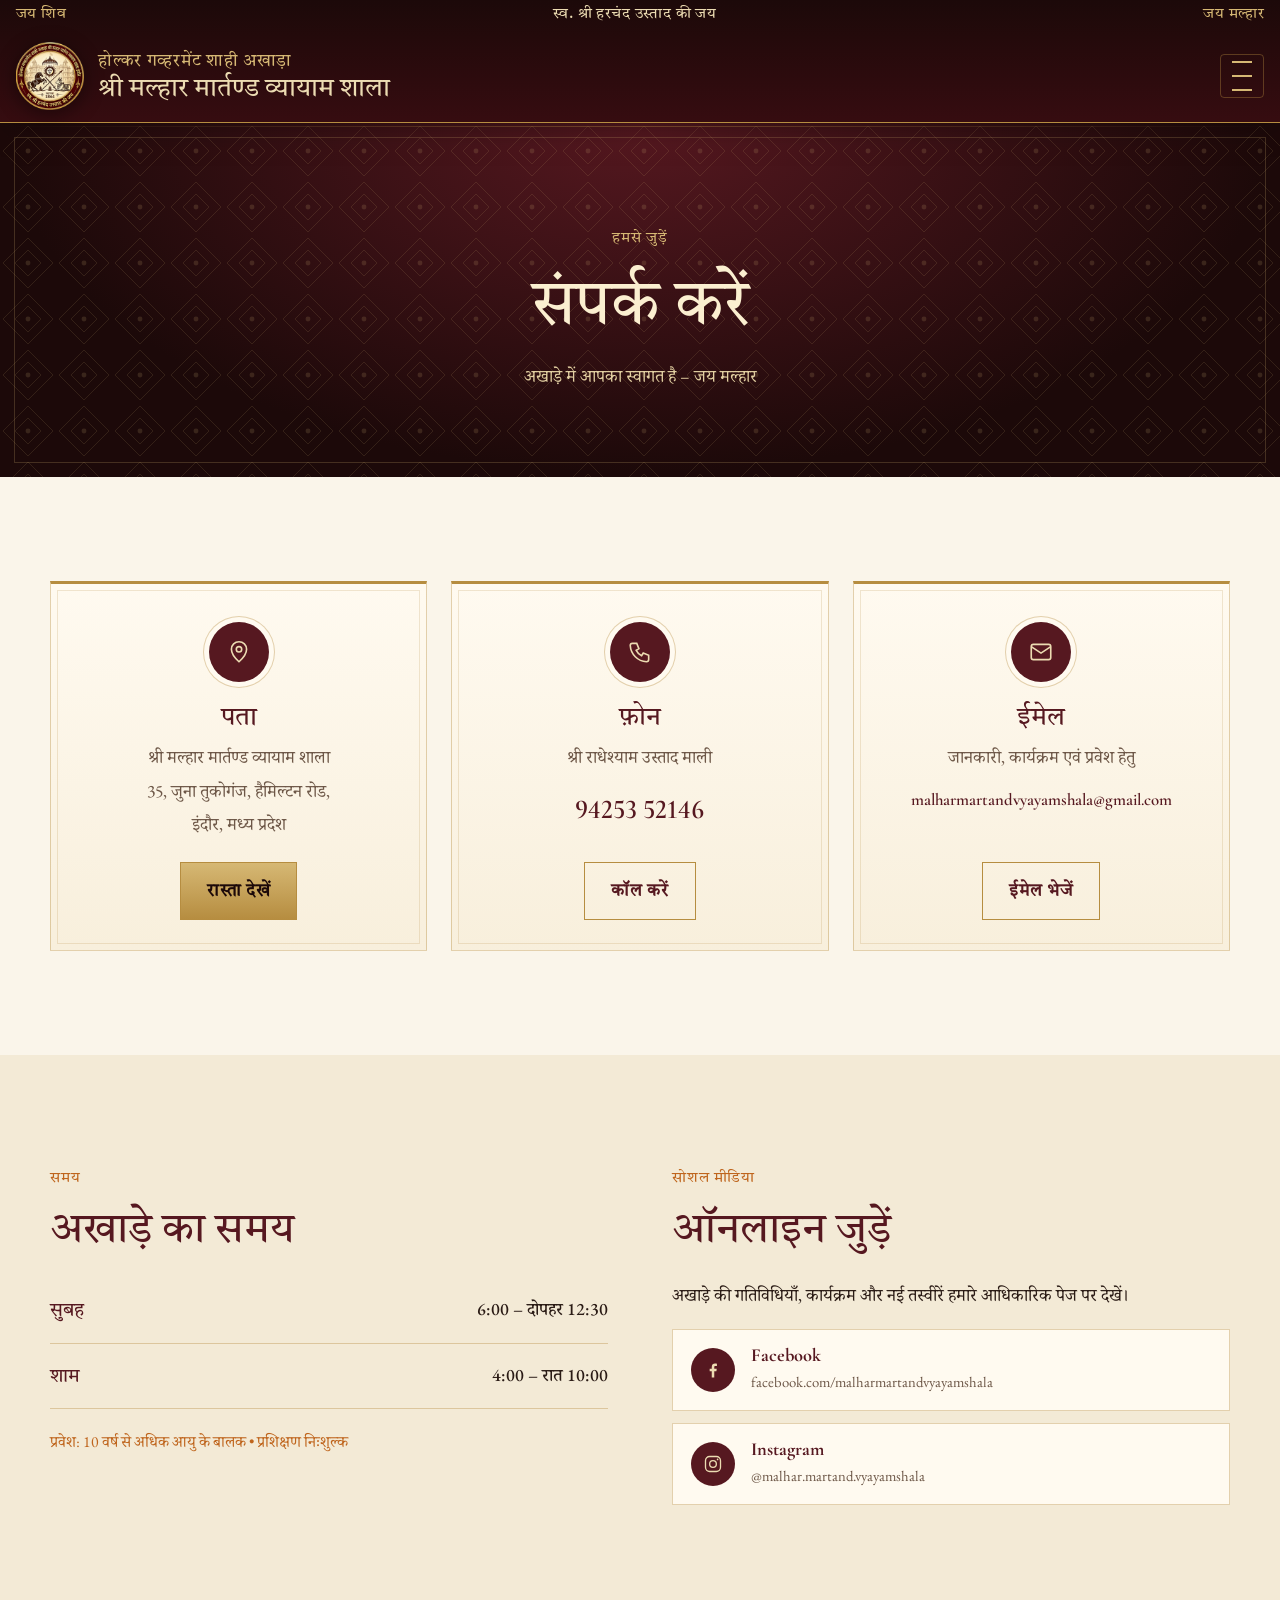
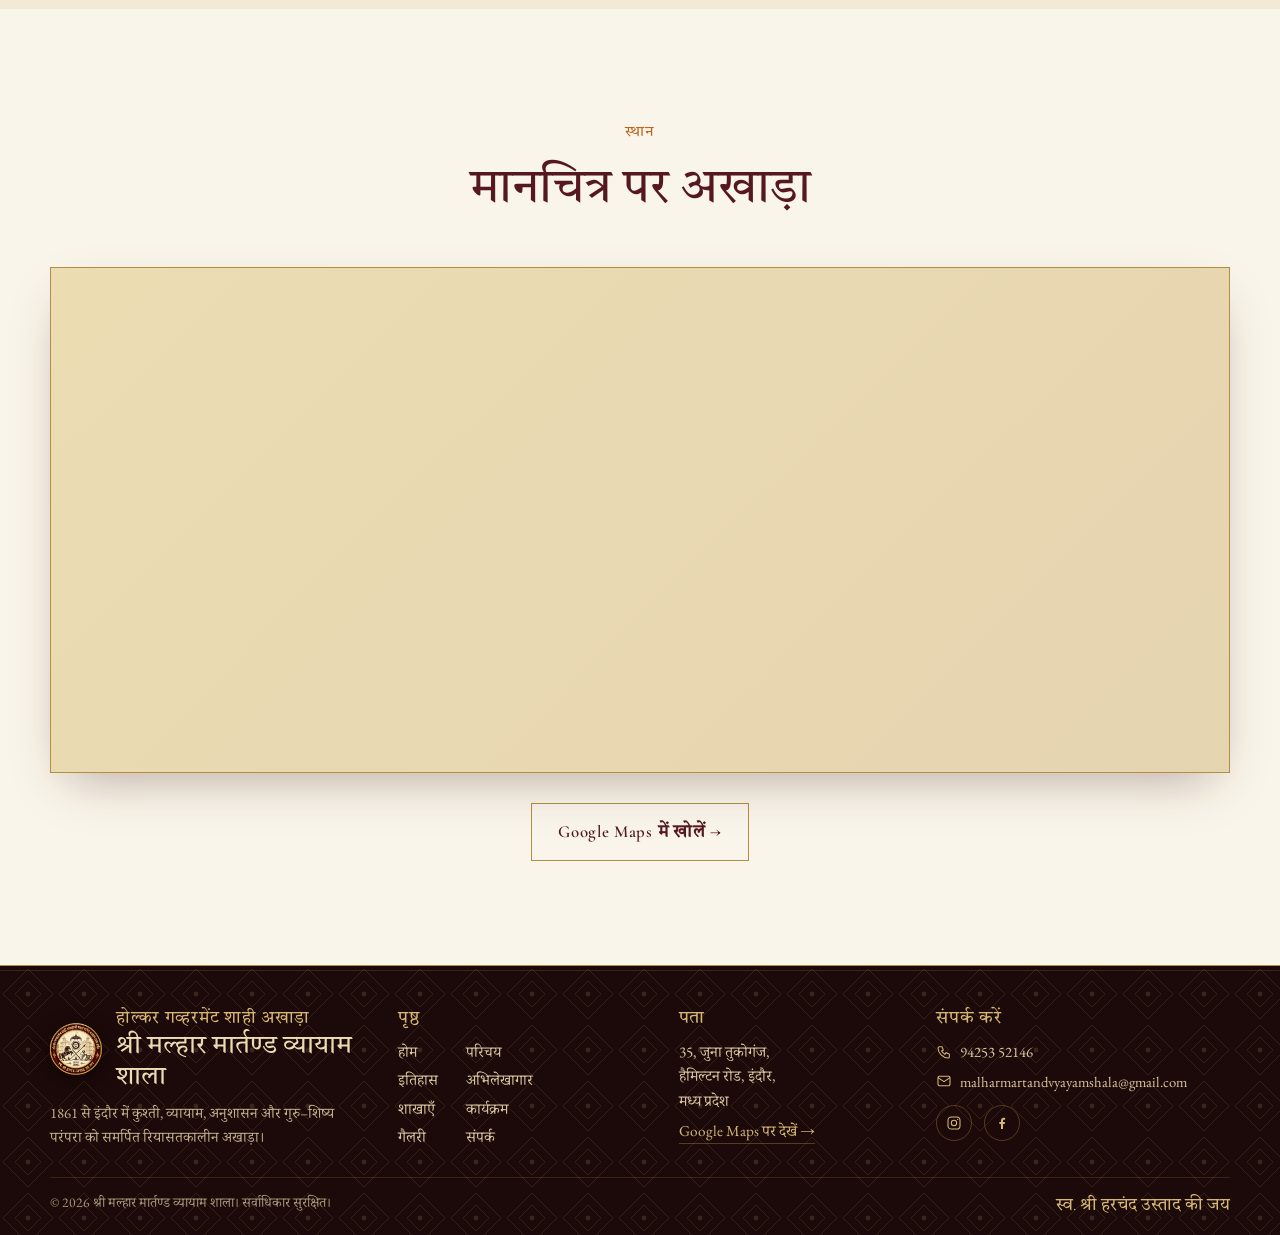
<file: contact.html>
<!doctype html>
<html lang="hi">
<head>
<meta charset="utf-8">
<meta name="viewport" content="width=device-width, initial-scale=1">
<title>संपर्क – मल्हार अखाड़ा, 35 जुना तुकोगंज, हैमिल्टन रोड, इंदौर | Contact Malhar Akhada</title>
<meta name="description" content="श्री मल्हार मार्तण्ड व्यायाम शाला, 35 जुना तुकोगंज, हैमिल्टन रोड, इंदौर। फ़ोन 94253 52146। Contact, timings and map of the akhada.">
<meta name="robots" content="index, follow">
<link rel="canonical" href="https://malharmartandvyayamshala.github.io/contact.html">
<meta name="theme-color" content="#1c0909">
<meta property="og:type" content="website">
<meta property="og:site_name" content="Shri Malhar Martand Vyayam Shala">
<meta property="og:locale" content="hi_IN">
<meta property="og:locale:alternate" content="en_IN">
<meta property="og:title" content="संपर्क – मल्हार अखाड़ा, 35 जुना तुकोगंज, हैमिल्टन रोड, इंदौर | Contact Malhar Akhada">
<meta property="og:description" content="श्री मल्हार मार्तण्ड व्यायाम शाला, 35 जुना तुकोगंज, हैमिल्टन रोड, इंदौर। फ़ोन 94253 52146। Contact, timings and map of the akhada.">
<meta property="og:image" content="https://malharmartandvyayamshala.github.io/assets/emblem.png">
<meta property="og:url" content="https://malharmartandvyayamshala.github.io/contact.html">
<meta name="twitter:card" content="summary">
<link rel="icon" type="image/png" sizes="64x64" href="assets/emblem-64.png">
<link rel="apple-touch-icon" href="assets/emblem-192.png">
<script>try{var l=new URLSearchParams(location.search).get("lang")||localStorage.getItem("mmvs-language");if(l==="en")document.documentElement.lang="en"}catch(e){}</script>
<link rel="preconnect" href="https://fonts.googleapis.com">
<link rel="preconnect" href="https://fonts.gstatic.com" crossorigin>
<link href="https://fonts.googleapis.com/css2?family=Cormorant+Garamond:ital,wght@0,500;0,600;0,700;1,500&family=EB+Garamond:ital,wght@0,400;0,500;1,400&family=Noto+Serif+Devanagari:wght@400;500;600&family=Tiro+Devanagari+Hindi&display=swap" rel="stylesheet">
<link rel="stylesheet" href="assets/styles.css">
<script type="application/ld+json">{"@context":"https://schema.org","@type":"BreadcrumbList","itemListElement":[{"@type":"ListItem","position":1,"name":"होम","item":"https://malharmartandvyayamshala.github.io/"},{"@type":"ListItem","position":2,"name":"संपर्क","item":"https://malharmartandvyayamshala.github.io/contact.html"}]}</script>
</head>
<body>
<a class="skip-link" href="#main"><span class="lang-hi">मुख्य सामग्री पर जाएँ</span><span class="lang-en">Skip to content</span></a>
<header class="site-header">
 <div class="jay-strip" lang="hi"><span>जय शिव</span><span>स्व. श्री हरचंद उस्ताद की जय</span><span>जय मल्हार</span></div>
 <div class="header-inner">
  <a class="brand" href="index.html">
    <img src="assets/emblem-192.png" width="68" height="68" alt="श्री मल्हार मार्तण्ड व्यायाम शाला – Shri Malhar Martand Vyayam Shala">
    <span class="brand-name">
      <span class="brand-sub"><span class="lang-hi">होल्कर गव्हरमेंट शाही अखाड़ा</span><span class="lang-en">Holkar Government Shahi Akhada</span></span>
      <span class="brand-main"><span class="lang-hi">श्री मल्हार मार्तण्ड व्यायाम शाला</span><span class="lang-en">Shri Malhar Martand Vyayam Shala</span></span>
    </span>
  </a>
  <button class="menu-toggle" aria-expanded="false" aria-controls="site-nav" aria-label="Menu"><span></span><span></span><span></span></button>
  <nav id="site-nav" class="site-nav" aria-label="Main">
   <ul class="nav-list">
    <li><a href="index.html"><span class="lang-hi">होम</span><span class="lang-en">Home</span></a></li>
    <li><a href="about.html"><span class="lang-hi">परिचय</span><span class="lang-en">About</span></a></li>
    <li><a href="history.html"><span class="lang-hi">इतिहास</span><span class="lang-en">History</span></a></li>
    <li><a href="archives.html"><span class="lang-hi">अभिलेखागार</span><span class="lang-en">Archives</span></a></li>
    <li><a href="branches.html"><span class="lang-hi">शाखाएँ</span><span class="lang-en">Branches</span></a></li>
    <li><a href="events.html"><span class="lang-hi">कार्यक्रम</span><span class="lang-en">Events</span></a></li>
    <li><a href="gallery.html"><span class="lang-hi">गैलरी</span><span class="lang-en">Gallery</span></a></li>
    <li><a href="contact.html"><span class="lang-hi">संपर्क</span><span class="lang-en">Contact</span></a></li>
   </ul>
   <button class="lang-toggle" type="button" data-lang-toggle><svg viewBox="0 0 24 24" fill="none" stroke="currentColor" stroke-width="1.5" aria-hidden="true"><circle cx="12" cy="12" r="9"/><path d="M3 12h18M12 3c2.5 2.7 3.8 5.7 3.8 9s-1.3 6.3-3.8 9c-2.5-2.7-3.8-5.7-3.8-9S9.5 5.7 12 3z"/></svg><span class="lang-hi">Switch to English</span><span class="lang-en">हिंदी में देखें</span></button>
  </nav>
 </div>
</header>

<main id="main">
<section class="page-hero">
 <div class="container">
  <div class="eyebrow"><span class="lang-hi">हमसे जुड़ें</span><span class="lang-en">Connect With Us</span></div>
  <h1><span class="lang-hi">संपर्क करें</span><span class="lang-en">Contact Us</span></h1>
  <p><span class="lang-hi">अखाड़े में आपका स्वागत है – जय मल्हार</span><span class="lang-en">You are welcome at the akhada – Jai Malhar</span></p>
 </div>
</section>

<section class="section">
 <div class="container">
  <div class="contact-cards">
   <article class="contact-card">
    <span class="contact-icon" aria-hidden="true"><svg viewBox="0 0 24 24" fill="none" stroke="currentColor" stroke-width="1.5"><path d="M12 21s-7-6.2-7-11.5A7 7 0 0 1 19 9.5C19 14.8 12 21 12 21z"/><circle cx="12" cy="9.5" r="2.5"/></svg></span>
    <h2><span class="lang-hi">पता</span><span class="lang-en">Address</span></h2>
    <address><span class="lang-hi">श्री मल्हार मार्तण्ड व्यायाम शाला<br>35, जुना तुकोगंज, हैमिल्टन रोड,<br>इंदौर, मध्य प्रदेश</span><span class="lang-en">Shri Malhar Martand Vyayam Shala<br>35, Juna Tukoganj, Hamilton Road,<br>Indore, Madhya Pradesh</span></address>
    <a class="btn btn-primary" href="https://www.google.com/maps/dir/?api=1&amp;destination=22.7214299,75.8577579" target="_blank" rel="noopener"><span class="lang-hi">रास्ता देखें</span><span class="lang-en">Get Directions</span></a>
   </article>
   <article class="contact-card">
    <span class="contact-icon" aria-hidden="true"><svg viewBox="0 0 24 24" fill="none" stroke="currentColor" stroke-width="1.5"><path d="M5 4h4l2 5-2.5 1.5a11 11 0 0 0 5 5L15 13l5 2v4a2 2 0 0 1-2 2A16 16 0 0 1 3 6a2 2 0 0 1 2-2"/></svg></span>
    <h2><span class="lang-hi">फ़ोन</span><span class="lang-en">Phone</span></h2>
    <p><span class="lang-hi">श्री राधेश्याम उस्ताद माली</span><span class="lang-en">Shri Radheshyam Ustad Mali</span></p>
    <a class="contact-big" href="tel:+919425352146">94253 52146</a>
    <a class="btn btn-ghost" href="tel:+919425352146"><span class="lang-hi">कॉल करें</span><span class="lang-en">Call Now</span></a>
   </article>
   <article class="contact-card">
    <span class="contact-icon" aria-hidden="true"><svg viewBox="0 0 24 24" fill="none" stroke="currentColor" stroke-width="1.5"><rect x="3" y="5" width="18" height="14" rx="2"/><path d="m3 7 9 6 9-6"/></svg></span>
    <h2><span class="lang-hi">ईमेल</span><span class="lang-en">Email</span></h2>
    <p><span class="lang-hi">जानकारी, कार्यक्रम एवं प्रवेश हेतु</span><span class="lang-en">For information, events and admission</span></p>
    <a class="contact-big contact-email" href="mailto:malharmartandvyayamshala@gmail.com">malharmartandvyayamshala@gmail.com</a>
    <a class="btn btn-ghost" href="mailto:malharmartandvyayamshala@gmail.com"><span class="lang-hi">ईमेल भेजें</span><span class="lang-en">Send Email</span></a>
   </article>
  </div>
 </div>
</section>

<section class="section section-alt">
 <div class="container grid-2 align-start">
  <div>
   <div class="eyebrow"><span class="lang-hi">समय</span><span class="lang-en">Timings</span></div>
   <h2><span class="lang-hi">अखाड़े का समय</span><span class="lang-en">Akhada Timings</span></h2>
   <dl class="hours">
    <div><dt><span class="lang-hi">सुबह</span><span class="lang-en">Morning</span></dt><dd><span class="lang-hi">6:00 – दोपहर 12:30</span><span class="lang-en">6:00 AM – 12:30 PM</span></dd></div>
    <div><dt><span class="lang-hi">शाम</span><span class="lang-en">Evening</span></dt><dd><span class="lang-hi">4:00 – रात 10:00</span><span class="lang-en">4:00 PM – 10:00 PM</span></dd></div>
   </dl>
   <p class="hours-note"><span class="lang-hi">प्रवेश: 10 वर्ष से अधिक आयु के बालक • प्रशिक्षण निःशुल्क</span><span class="lang-en">Admission: boys above 10 years • Training is free</span></p>
  </div>
  <div>
   <div class="eyebrow"><span class="lang-hi">सोशल मीडिया</span><span class="lang-en">Social Media</span></div>
   <h2><span class="lang-hi">ऑनलाइन जुड़ें</span><span class="lang-en">Follow Us Online</span></h2>
   <p><span class="lang-hi">अखाड़े की गतिविधियाँ, कार्यक्रम और नई तस्वीरें हमारे आधिकारिक पेज पर देखें।</span><span class="lang-en">See the akhada's activities, events and latest photos on our official pages.</span></p>
   <ul class="social-list">
    <li><a href="https://www.facebook.com/malharmartandvyayamshala" target="_blank" rel="noopener"><span class="social-ico"><svg viewBox="0 0 24 24" fill="currentColor" aria-hidden="true"><path d="M13.5 21v-7.5h2.6l.4-3h-3V8.6c0-.9.3-1.5 1.6-1.5h1.6V4.4c-.3 0-1.2-.1-2.3-.1-2.3 0-3.9 1.4-3.9 4v2.2H8v3h2.5V21h3z"/></svg></span><span><strong>Facebook</strong><span class="social-handle">facebook.com/malharmartandvyayamshala</span></span></a></li>
    <li><a href="https://www.instagram.com/malhar.martand.vyayamshala" target="_blank" rel="noopener"><span class="social-ico"><svg viewBox="0 0 24 24" fill="none" stroke="currentColor" stroke-width="1.6" aria-hidden="true"><rect x="3" y="3" width="18" height="18" rx="5"/><circle cx="12" cy="12" r="4"/><circle cx="17.5" cy="6.5" r="1" fill="currentColor" stroke="none"/></svg></span><span><strong>Instagram</strong><span class="social-handle">@malhar.martand.vyayamshala</span></span></a></li>
   </ul>
  </div>
 </div>
</section>

<section class="section map-section">
 <div class="container">
  <div class="section-title">
   <div class="eyebrow"><span class="lang-hi">स्थान</span><span class="lang-en">Location</span></div>
   <h2><span class="lang-hi">मानचित्र पर अखाड़ा</span><span class="lang-en">Find Us on the Map</span></h2>
  </div>
  <div class="map-frame">
   <iframe src="https://www.google.com/maps/embed?pb=!1m18!1m12!1m3!1d900!2d75.8577579!3d22.7214299!2m3!1f0!2f0!3f0!3m2!1i1024!2i768!4f13.1!3m3!1m2!1s0x3962fd0b6d2d205d%3A0x6fe27117b743ec80!2sShri%20Malhar%20Martand%20Vyayam%20Shala!5e0!3m2!1shi!2sin!4v1760000000000!5m2!1shi!2sin" title="Shri Malhar Martand Vyayam Shala – Google Map" loading="lazy" referrerpolicy="no-referrer-when-downgrade" allowfullscreen></iframe>
  </div>
  <div class="btns"><a class="btn btn-ghost" href="https://www.google.com/maps/place/Shri+Malhar+Martand+Vyayam+Shala/@22.7214293,75.8550685,803m/data=!3m1!1e3!4m6!3m5!1s0x3962fd0b6d2d205d:0x6fe27117b743ec80!8m2!3d22.7214299!4d75.8577579!16s%2Fg%2F11bxb9sckw" target="_blank" rel="noopener"><span class="lang-hi">Google Maps में खोलें →</span><span class="lang-en">Open in Google Maps →</span></a></div>
 </div>
</section>
</main>

<footer class="site-footer">
 <div class="container footer-grid">
  <div class="footer-brand">
   <a class="brand" href="index.html">
    <img src="assets/emblem-192.png" width="60" height="60" alt="श्री मल्हार मार्तण्ड व्यायाम शाला – Shri Malhar Martand Vyayam Shala">
    <span class="brand-name">
      <span class="brand-sub"><span class="lang-hi">होल्कर गव्हरमेंट शाही अखाड़ा</span><span class="lang-en">Holkar Government Shahi Akhada</span></span>
      <span class="brand-main"><span class="lang-hi">श्री मल्हार मार्तण्ड व्यायाम शाला</span><span class="lang-en">Shri Malhar Martand Vyayam Shala</span></span>
    </span>
  </a>
   <p><span class="lang-hi">1861 से इंदौर में कुश्ती, व्यायाम, अनुशासन और गुरु–शिष्य परंपरा को समर्पित रियासतकालीन अखाड़ा।</span><span class="lang-en">A princely-era akhada of Indore, devoted since 1861 to wrestling, physical culture, discipline and the guru–shishya tradition.</span></p>
  </div>
  <div>
   <h3><span class="lang-hi">पृष्ठ</span><span class="lang-en">Explore</span></h3>
   <ul class="footer-links">
    <li><a href="index.html"><span class="lang-hi">होम</span><span class="lang-en">Home</span></a></li>
    <li><a href="about.html"><span class="lang-hi">परिचय</span><span class="lang-en">About</span></a></li>
    <li><a href="history.html"><span class="lang-hi">इतिहास</span><span class="lang-en">History</span></a></li>
    <li><a href="archives.html"><span class="lang-hi">अभिलेखागार</span><span class="lang-en">Archives</span></a></li>
    <li><a href="branches.html"><span class="lang-hi">शाखाएँ</span><span class="lang-en">Branches</span></a></li>
    <li><a href="events.html"><span class="lang-hi">कार्यक्रम</span><span class="lang-en">Events</span></a></li>
    <li><a href="gallery.html"><span class="lang-hi">गैलरी</span><span class="lang-en">Gallery</span></a></li>
    <li><a href="contact.html"><span class="lang-hi">संपर्क</span><span class="lang-en">Contact</span></a></li>
   </ul>
  </div>
  <div>
   <h3><span class="lang-hi">पता</span><span class="lang-en">Visit Us</span></h3>
   <address><span class="lang-hi">35, जुना तुकोगंज,<br>हैमिल्टन रोड, इंदौर,<br>मध्य प्रदेश</span><span class="lang-en">35, Juna Tukoganj,<br>Hamilton Road, Indore,<br>Madhya Pradesh</span></address>
   <a class="map-link" href="https://www.google.com/maps/place/Shri+Malhar+Martand+Vyayam+Shala/@22.7214293,75.8550685,803m/data=!3m1!1e3!4m6!3m5!1s0x3962fd0b6d2d205d:0x6fe27117b743ec80!8m2!3d22.7214299!4d75.8577579!16s%2Fg%2F11bxb9sckw" target="_blank" rel="noopener"><span class="lang-hi">Google Maps पर देखें →</span><span class="lang-en">View on Google Maps →</span></a>
  </div>
  <div>
   <h3><span class="lang-hi">संपर्क करें</span><span class="lang-en">Get in Touch</span></h3>
   <ul class="footer-contact">
    <li><a href="tel:+919425352146"><svg viewBox="0 0 24 24" fill="none" stroke="currentColor" stroke-width="1.6" aria-hidden="true"><path d="M5 4h4l2 5-2.5 1.5a11 11 0 0 0 5 5L15 13l5 2v4a2 2 0 0 1-2 2A16 16 0 0 1 3 6a2 2 0 0 1 2-2"/></svg>94253 52146</a></li>
    <li><a href="mailto:malharmartandvyayamshala@gmail.com"><svg viewBox="0 0 24 24" fill="none" stroke="currentColor" stroke-width="1.6" aria-hidden="true"><rect x="3" y="5" width="18" height="14" rx="2"/><path d="m3 7 9 6 9-6"/></svg>malharmartandvyayamshala@gmail.com</a></li>
   </ul>
   <div class="social">
    <a href="https://www.instagram.com/malhar.martand.vyayamshala" target="_blank" rel="noopener" aria-label="Instagram"><svg viewBox="0 0 24 24" fill="none" stroke="currentColor" stroke-width="1.6" aria-hidden="true"><rect x="3" y="3" width="18" height="18" rx="5"/><circle cx="12" cy="12" r="4"/><circle cx="17.5" cy="6.5" r="1" fill="currentColor" stroke="none"/></svg></a>
    <a href="https://www.facebook.com/malharmartandvyayamshala" target="_blank" rel="noopener" aria-label="Facebook"><svg viewBox="0 0 24 24" fill="currentColor" aria-hidden="true"><path d="M13.5 21v-7.5h2.6l.4-3h-3V8.6c0-.9.3-1.5 1.6-1.5h1.6V4.4c-.3 0-1.2-.1-2.3-.1-2.3 0-3.9 1.4-3.9 4v2.2H8v3h2.5V21h3z"/></svg></a>
   </div>
  </div>
 </div>
 <div class="container footer-bottom">
  <span>© <span data-year>2026</span> <span class="lang-hi">श्री मल्हार मार्तण्ड व्यायाम शाला। सर्वाधिकार सुरक्षित।</span><span class="lang-en">Shri Malhar Martand Vyayam Shala. All rights reserved.</span></span>
  <span class="jay">स्व. श्री हरचंद उस्ताद की जय</span>
 </div>
</footer>
<script src="assets/site.js" defer></script>
</body>
</html>
</file>
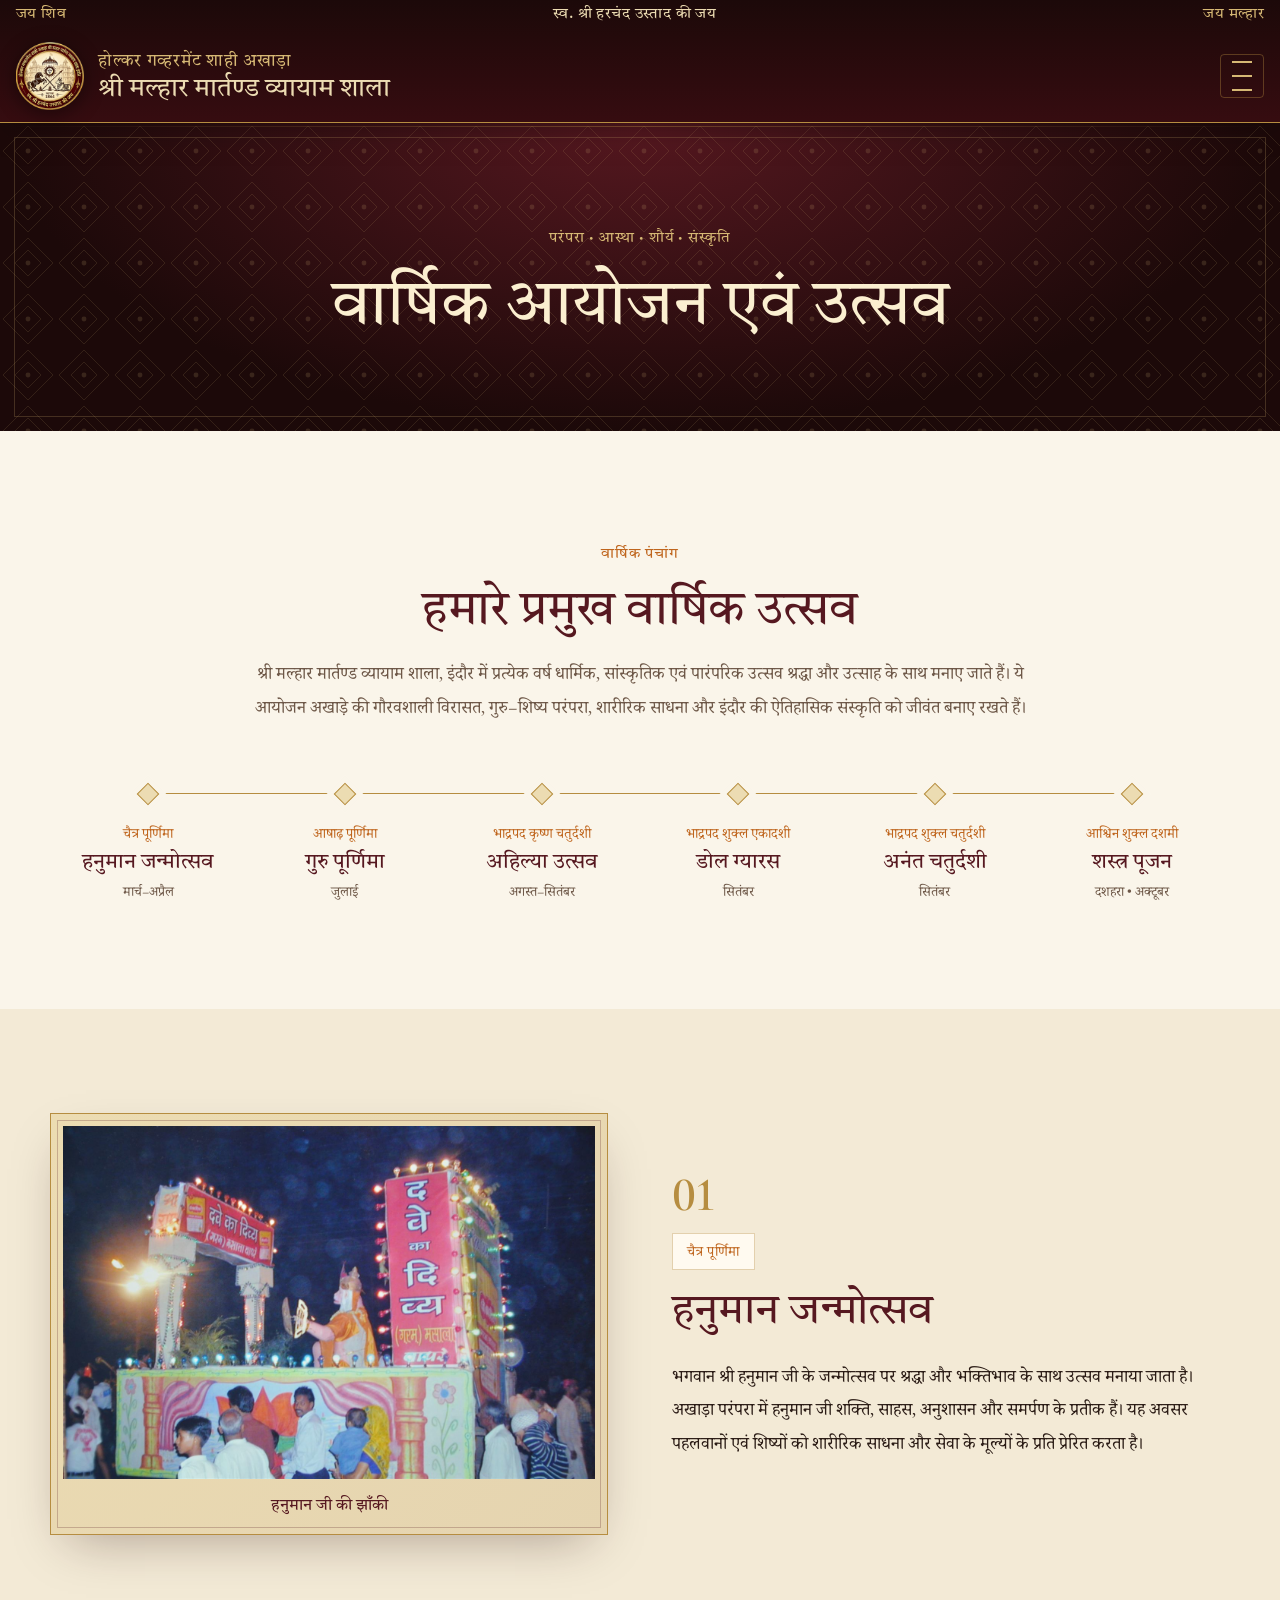
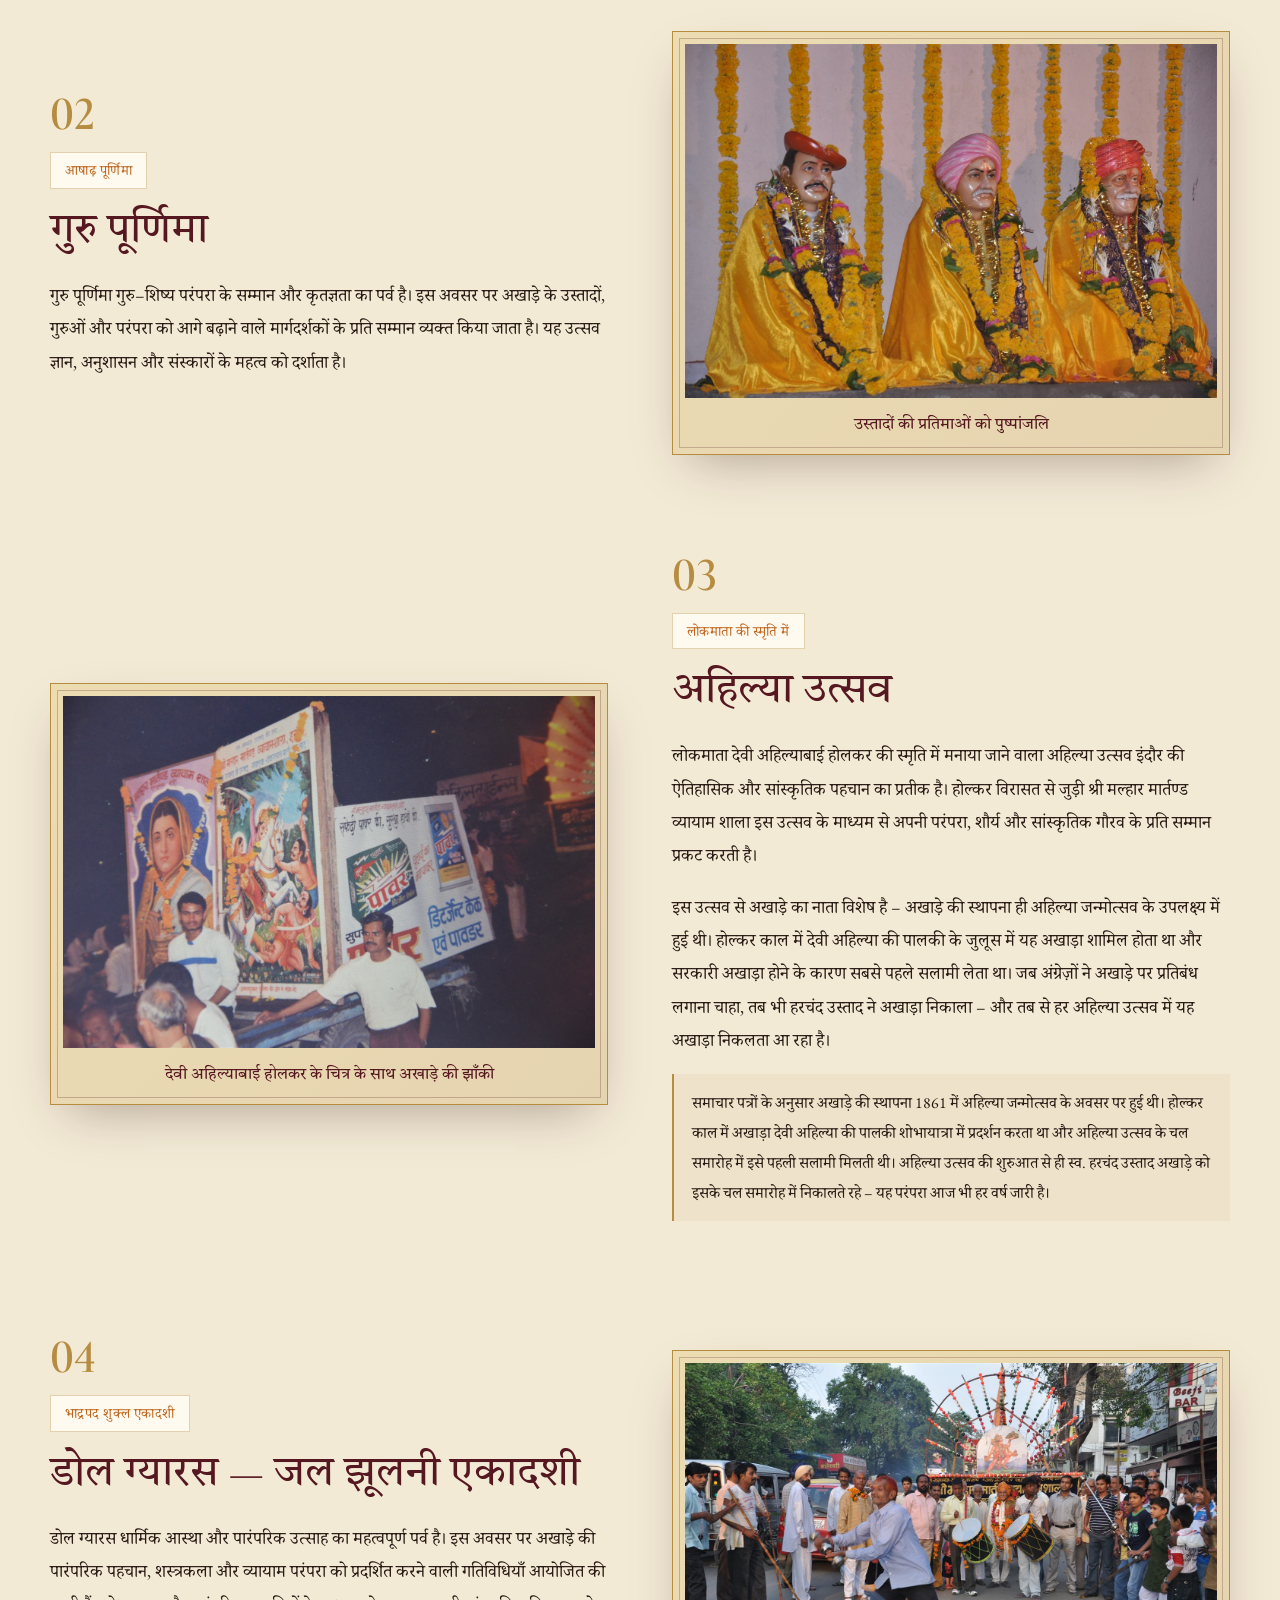
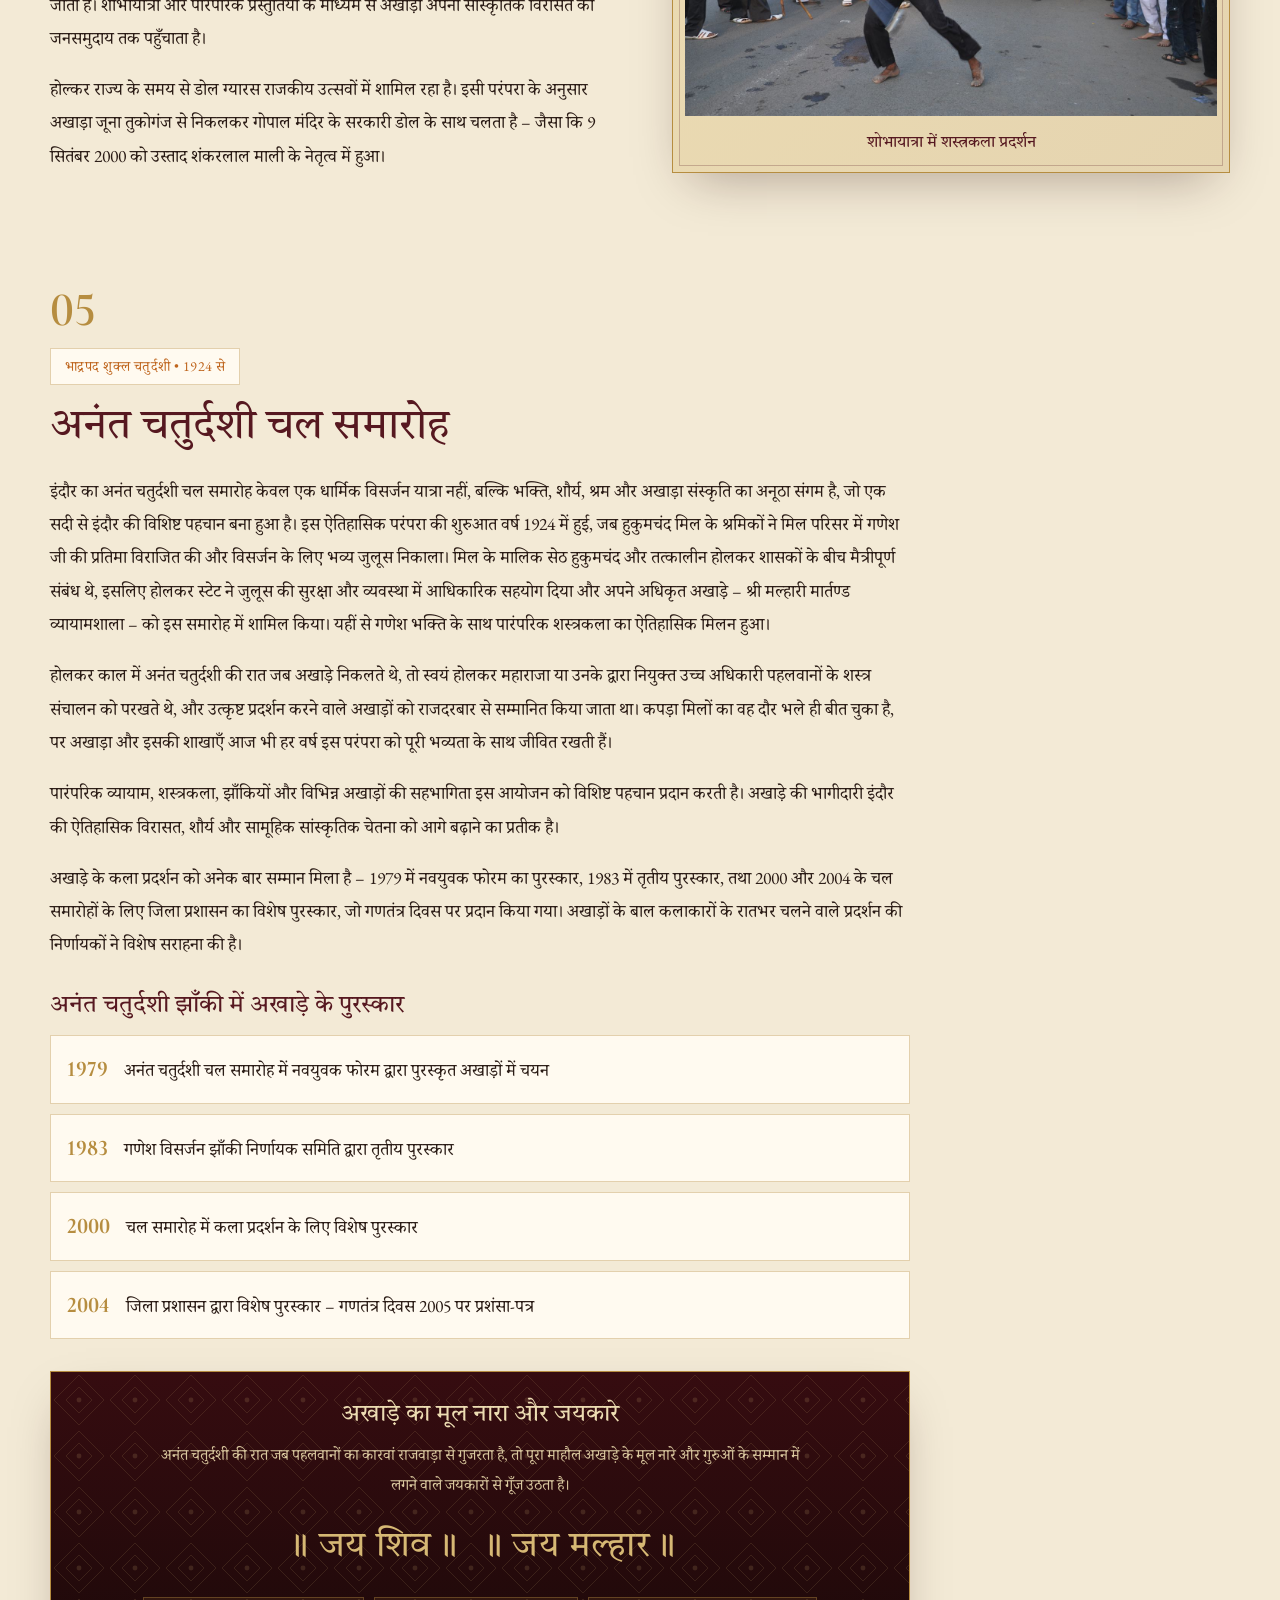
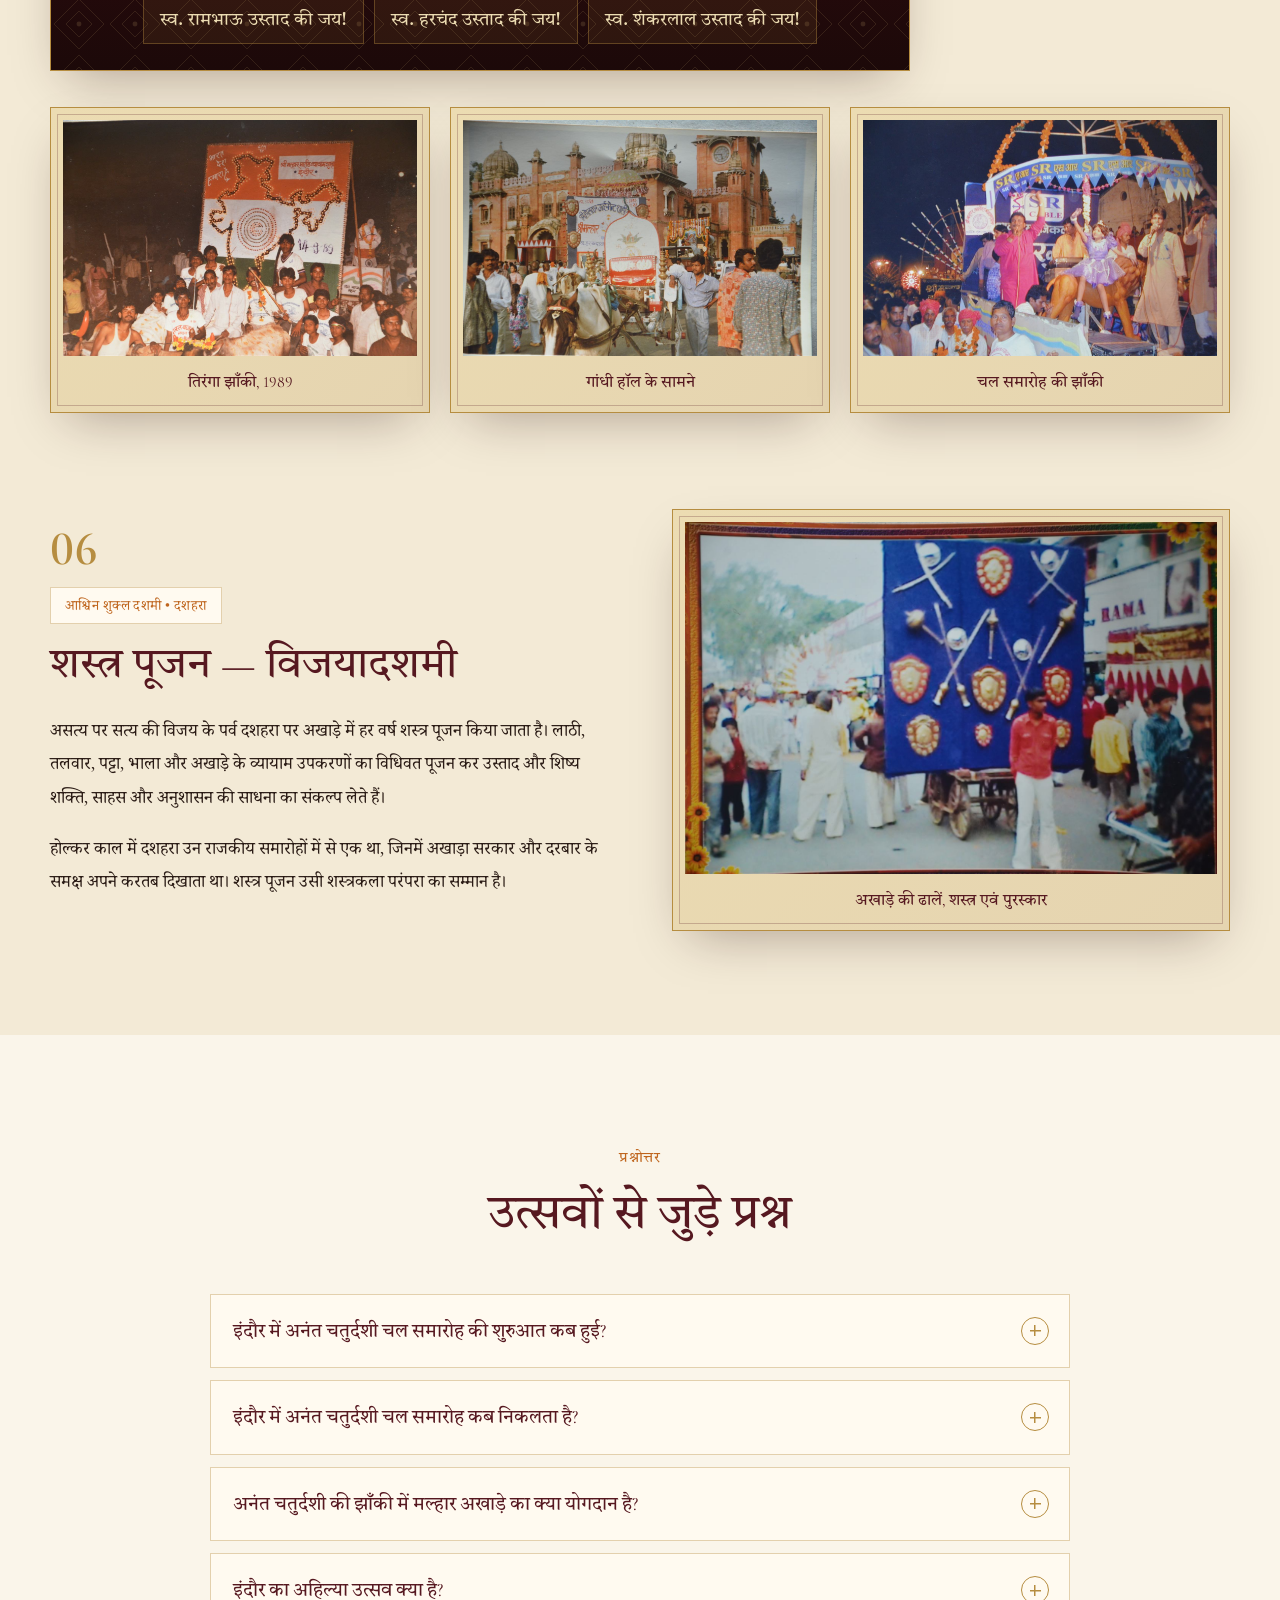
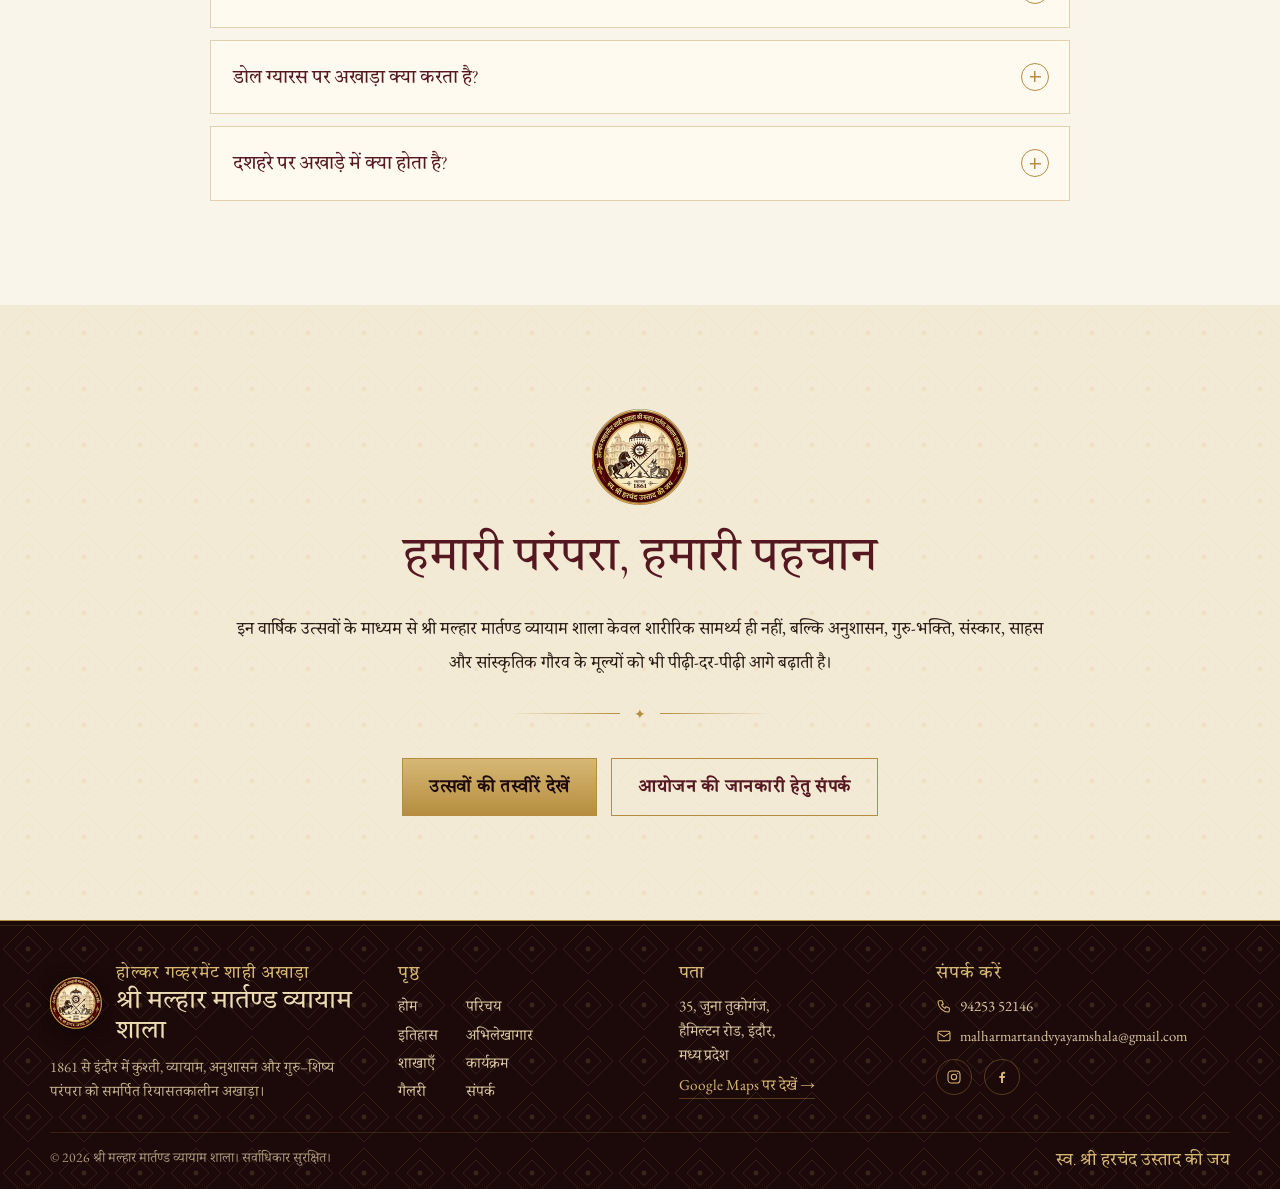
<file: events.html>
<!doctype html>
<html lang="hi">
<head>
<meta charset="utf-8">
<meta name="viewport" content="width=device-width, initial-scale=1">
<title>अनंत चतुर्दशी झाँकी इंदौर, अहिल्या उत्सव, डोल ग्यारस, शस्त्र पूजन | Anant Chaturdashi Jhanki Indore – Malhar Akhada</title>
<meta name="description" content="इंदौर के अनंत चतुर्दशी चल समारोह में 1924 से मल्हार अखाड़े की झाँकी व शस्त्रकला, अहिल्या उत्सव, डोल ग्यारस, हनुमान जन्मोत्सव, दशहरा शस्त्र पूजन। Anant Chaturdashi jhanki &amp; Ahilya Utsav, Indore.">
<meta name="robots" content="index, follow">
<link rel="canonical" href="https://malharmartandvyayamshala.github.io/events.html">
<meta name="theme-color" content="#1c0909">
<meta property="og:type" content="website">
<meta property="og:site_name" content="Shri Malhar Martand Vyayam Shala">
<meta property="og:locale" content="hi_IN">
<meta property="og:locale:alternate" content="en_IN">
<meta property="og:title" content="अनंत चतुर्दशी झाँकी इंदौर, अहिल्या उत्सव, डोल ग्यारस, शस्त्र पूजन | Anant Chaturdashi Jhanki Indore – Malhar Akhada">
<meta property="og:description" content="इंदौर के अनंत चतुर्दशी चल समारोह में 1924 से मल्हार अखाड़े की झाँकी व शस्त्रकला, अहिल्या उत्सव, डोल ग्यारस, हनुमान जन्मोत्सव, दशहरा शस्त्र पूजन। Anant Chaturdashi jhanki &amp; Ahilya Utsav, Indore.">
<meta property="og:image" content="https://malharmartandvyayamshala.github.io/assets/emblem.png">
<meta property="og:url" content="https://malharmartandvyayamshala.github.io/events.html">
<meta name="twitter:card" content="summary">
<link rel="icon" type="image/png" sizes="64x64" href="assets/emblem-64.png">
<link rel="apple-touch-icon" href="assets/emblem-192.png">
<script>try{var l=new URLSearchParams(location.search).get("lang")||localStorage.getItem("mmvs-language");if(l==="en")document.documentElement.lang="en"}catch(e){}</script>
<link rel="preconnect" href="https://fonts.googleapis.com">
<link rel="preconnect" href="https://fonts.gstatic.com" crossorigin>
<link href="https://fonts.googleapis.com/css2?family=Cormorant+Garamond:ital,wght@0,500;0,600;0,700;1,500&family=EB+Garamond:ital,wght@0,400;0,500;1,400&family=Noto+Serif+Devanagari:wght@400;500;600&family=Tiro+Devanagari+Hindi&display=swap" rel="stylesheet">
<link rel="stylesheet" href="assets/styles.css">
<script type="application/ld+json">{"@context":"https://schema.org","@type":"FAQPage","inLanguage":"hi","mainEntity":[{"@type":"Question","name":"इंदौर में अनंत चतुर्दशी चल समारोह की शुरुआत कब हुई?","acceptedAnswer":{"@type":"Answer","text":"इंदौर के अनंत चतुर्दशी चल समारोह की शुरुआत वर्ष 1924 में हुई, जब हुकुमचंद मिल के श्रमिकों ने गणेश प्रतिमा के विसर्जन के लिए जुलूस निकाला। होलकर स्टेट ने इसकी व्यवस्था में सहयोग दिया और अपने अधिकृत अखाड़े श्री मल्हारी मार्तण्ड व्यायामशाला को इसमें शामिल किया।"}},{"@type":"Question","name":"इंदौर में अनंत चतुर्दशी चल समारोह कब निकलता है?","acceptedAnswer":{"@type":"Answer","text":"इंदौर का अनंत चतुर्दशी चल समारोह हर वर्ष भाद्रपद शुक्ल चतुर्दशी (प्रायः सितंबर) की रात निकलता है। इसमें मिलों व संस्थाओं की भव्य झाँकियाँ और शहर के अखाड़े शस्त्रकला व व्यायाम का प्रदर्शन करते हैं।"}},{"@type":"Question","name":"अनंत चतुर्दशी की झाँकी में मल्हार अखाड़े का क्या योगदान है?","acceptedAnswer":{"@type":"Answer","text":"1924 से सेठ हुकुमचंद और हुकुमचंद मिल के साथ अनंत चतुर्दशी चल समारोह की ऐतिहासिक परंपरा से अखाड़ा जुड़ा है। अखाड़ा हर वर्ष झाँकी, शस्त्रकला और पारंपरिक व्यायाम का प्रदर्शन करता है और 1979, 1983, 2000 व 2004 में पुरस्कृत हुआ है।"}},{"@type":"Question","name":"इंदौर का अहिल्या उत्सव क्या है?","acceptedAnswer":{"@type":"Answer","text":"अहिल्या उत्सव लोकमाता देवी अहिल्याबाई होलकर की स्मृति में इंदौर में मनाया जाने वाला उत्सव है। मल्हार अखाड़े की स्थापना अहिल्या जन्मोत्सव पर हुई थी और अखाड़ा हर वर्ष अहिल्या उत्सव के चल समारोह में भाग लेता है।"}},{"@type":"Question","name":"डोल ग्यारस पर अखाड़ा क्या करता है?","acceptedAnswer":{"@type":"Answer","text":"डोल ग्यारस (जल झूलनी एकादशी) पर अखाड़ा शोभायात्रा में शस्त्रकला और पारंपरिक प्रस्तुतियाँ देता है। होल्कर काल में डोल ग्यारस के चल समारोह में भी अखाड़े को पहली सलामी मिलती थी।"}},{"@type":"Question","name":"दशहरे पर अखाड़े में क्या होता है?","acceptedAnswer":{"@type":"Answer","text":"हर वर्ष दशहरा (विजयादशमी) पर अखाड़े में शस्त्र पूजन होता है – लाठी, तलवार, पट्टा, भाला और व्यायाम उपकरणों का विधिवत पूजन किया जाता है। होल्कर काल में दशहरे के राजकीय समारोह में भी अखाड़ा दरबार के समक्ष करतब दिखाता था।"}}]}</script>
<script type="application/ld+json">{"@context":"https://schema.org","@type":"BreadcrumbList","itemListElement":[{"@type":"ListItem","position":1,"name":"होम","item":"https://malharmartandvyayamshala.github.io/"},{"@type":"ListItem","position":2,"name":"कार्यक्रम","item":"https://malharmartandvyayamshala.github.io/events.html"}]}</script>
</head>
<body>
<a class="skip-link" href="#main"><span class="lang-hi">मुख्य सामग्री पर जाएँ</span><span class="lang-en">Skip to content</span></a>
<header class="site-header">
 <div class="jay-strip" lang="hi"><span>जय शिव</span><span>स्व. श्री हरचंद उस्ताद की जय</span><span>जय मल्हार</span></div>
 <div class="header-inner">
  <a class="brand" href="index.html">
    <img src="assets/emblem-192.png" width="68" height="68" alt="श्री मल्हार मार्तण्ड व्यायाम शाला – Shri Malhar Martand Vyayam Shala">
    <span class="brand-name">
      <span class="brand-sub"><span class="lang-hi">होल्कर गव्हरमेंट शाही अखाड़ा</span><span class="lang-en">Holkar Government Shahi Akhada</span></span>
      <span class="brand-main"><span class="lang-hi">श्री मल्हार मार्तण्ड व्यायाम शाला</span><span class="lang-en">Shri Malhar Martand Vyayam Shala</span></span>
    </span>
  </a>
  <button class="menu-toggle" aria-expanded="false" aria-controls="site-nav" aria-label="Menu"><span></span><span></span><span></span></button>
  <nav id="site-nav" class="site-nav" aria-label="Main">
   <ul class="nav-list">
    <li><a href="index.html"><span class="lang-hi">होम</span><span class="lang-en">Home</span></a></li>
    <li><a href="about.html"><span class="lang-hi">परिचय</span><span class="lang-en">About</span></a></li>
    <li><a href="history.html"><span class="lang-hi">इतिहास</span><span class="lang-en">History</span></a></li>
    <li><a href="archives.html"><span class="lang-hi">अभिलेखागार</span><span class="lang-en">Archives</span></a></li>
    <li><a href="branches.html"><span class="lang-hi">शाखाएँ</span><span class="lang-en">Branches</span></a></li>
    <li><a href="events.html"><span class="lang-hi">कार्यक्रम</span><span class="lang-en">Events</span></a></li>
    <li><a href="gallery.html"><span class="lang-hi">गैलरी</span><span class="lang-en">Gallery</span></a></li>
    <li><a href="contact.html"><span class="lang-hi">संपर्क</span><span class="lang-en">Contact</span></a></li>
   </ul>
   <button class="lang-toggle" type="button" data-lang-toggle><svg viewBox="0 0 24 24" fill="none" stroke="currentColor" stroke-width="1.5" aria-hidden="true"><circle cx="12" cy="12" r="9"/><path d="M3 12h18M12 3c2.5 2.7 3.8 5.7 3.8 9s-1.3 6.3-3.8 9c-2.5-2.7-3.8-5.7-3.8-9S9.5 5.7 12 3z"/></svg><span class="lang-hi">Switch to English</span><span class="lang-en">हिंदी में देखें</span></button>
  </nav>
 </div>
</header>

<main id="main">
<section class="page-hero">
 <div class="container">
  <div class="eyebrow"><span class="lang-hi">परंपरा • आस्था • शौर्य • संस्कृति</span><span class="lang-en">Tradition • Faith • Valour • Culture</span></div>
  <h1><span class="lang-hi">वार्षिक आयोजन एवं उत्सव</span><span class="lang-en">Annual Events &amp; Festivals</span></h1>
 </div>
</section>

<section class="section">
 <div class="container">
  <div class="section-title">
   <div class="eyebrow"><span class="lang-hi">वार्षिक पंचांग</span><span class="lang-en">Annual Calendar</span></div>
   <h2><span class="lang-hi">हमारे प्रमुख वार्षिक उत्सव</span><span class="lang-en">Our Major Annual Festivals</span></h2>
   <p><span class="lang-hi">श्री मल्हार मार्तण्ड व्यायाम शाला, इंदौर में प्रत्येक वर्ष धार्मिक, सांस्कृतिक एवं पारंपरिक उत्सव श्रद्धा और उत्साह के साथ मनाए जाते हैं। ये आयोजन अखाड़े की गौरवशाली विरासत, गुरु–शिष्य परंपरा, शारीरिक साधना और इंदौर की ऐतिहासिक संस्कृति को जीवंत बनाए रखते हैं।</span><span class="lang-en">Every year, Shri Malhar Martand Vyayam Shala, Indore celebrates religious, cultural and traditional festivals with devotion and enthusiasm. These occasions keep alive the akhada's glorious heritage, its Guru–Shishya tradition, its physical discipline and the historic culture of Indore.</span></p>
  </div>
  <ol class="calendar">
   <li><a href="#hanuman-janmotsav"><span class="cal-when"><span class="lang-hi">चैत्र पूर्णिमा</span><span class="lang-en">Chaitra Purnima</span></span><strong><span class="lang-hi">हनुमान जन्मोत्सव</span><span class="lang-en">Hanuman Janmotsav</span></strong><span class="cal-month"><span class="lang-hi">मार्च–अप्रैल</span><span class="lang-en">Mar–Apr</span></span></a></li>
   <li><a href="#guru-purnima"><span class="cal-when"><span class="lang-hi">आषाढ़ पूर्णिमा</span><span class="lang-en">Ashadha Purnima</span></span><strong><span class="lang-hi">गुरु पूर्णिमा</span><span class="lang-en">Guru Purnima</span></strong><span class="cal-month"><span class="lang-hi">जुलाई</span><span class="lang-en">July</span></span></a></li>
   <li><a href="#ahilya-utsav"><span class="cal-when"><span class="lang-hi">भाद्रपद कृष्ण चतुर्दशी</span><span class="lang-en">Bhadrapada Krishna Chaturdashi</span></span><strong><span class="lang-hi">अहिल्या उत्सव</span><span class="lang-en">Ahilya Utsav</span></strong><span class="cal-month"><span class="lang-hi">अगस्त–सितंबर</span><span class="lang-en">Aug–Sep</span></span></a></li>
   <li><a href="#dol-gyaras"><span class="cal-when"><span class="lang-hi">भाद्रपद शुक्ल एकादशी</span><span class="lang-en">Bhadrapada Shukla Ekadashi</span></span><strong><span class="lang-hi">डोल ग्यारस</span><span class="lang-en">Dol Gyaras</span></strong><span class="cal-month"><span class="lang-hi">सितंबर</span><span class="lang-en">September</span></span></a></li>
   <li><a href="#anant-chaturdashi"><span class="cal-when"><span class="lang-hi">भाद्रपद शुक्ल चतुर्दशी</span><span class="lang-en">Bhadrapada Shukla Chaturdashi</span></span><strong><span class="lang-hi">अनंत चतुर्दशी</span><span class="lang-en">Anant Chaturdashi</span></strong><span class="cal-month"><span class="lang-hi">सितंबर</span><span class="lang-en">September</span></span></a></li>
   <li><a href="#shastra-poojan"><span class="cal-when"><span class="lang-hi">आश्विन शुक्ल दशमी</span><span class="lang-en">Ashvin Shukla Dashami</span></span><strong><span class="lang-hi">शस्त्र पूजन</span><span class="lang-en">Shastra Poojan</span></strong><span class="cal-month"><span class="lang-hi">दशहरा • अक्टूबर</span><span class="lang-en">Dussehra • October</span></span></a></li>
  </ol>
 </div>
</section>

<section class="section section-alt event-rows">
 <div class="container">
  <article class="event-row" id="hanuman-janmotsav">
   <figure class="image-frame">
    <img src="assets/photos/jhanki-hanuman-night.jpg" width="1400" height="929" loading="lazy" alt="हनुमान जी की प्रकाशमय झाँकी – Illuminated float of Lord Hanuman">
    <figcaption><span class="lang-hi">हनुमान जी की झाँकी</span><span class="lang-en">Float of Lord Hanuman</span></figcaption>
   </figure>
   <div>
    <span class="event-no">01</span>
    <span class="event-tithi"><span class="lang-hi">चैत्र पूर्णिमा</span><span class="lang-en">Chaitra Purnima</span></span>
    <h2><span class="lang-hi">हनुमान जन्मोत्सव</span><span class="lang-en">Hanuman Janmotsav</span></h2>
    <p><span class="lang-hi">भगवान श्री हनुमान जी के जन्मोत्सव पर श्रद्धा और भक्तिभाव के साथ उत्सव मनाया जाता है। अखाड़ा परंपरा में हनुमान जी शक्ति, साहस, अनुशासन और समर्पण के प्रतीक हैं। यह अवसर पहलवानों एवं शिष्यों को शारीरिक साधना और सेवा के मूल्यों के प्रति प्रेरित करता है।</span><span class="lang-en">The birth anniversary of Lord Shri Hanuman is celebrated with faith and devotion. In the akhada tradition, Hanuman ji is the symbol of strength, courage, discipline and dedication. The occasion inspires wrestlers and disciples towards physical discipline and the values of service.</span></p>
   </div>
  </article>

  <article class="event-row" id="guru-purnima">
   <figure class="image-frame">
    <img src="assets/photos/ustad-pratimayen.jpg" width="1400" height="930" loading="lazy" alt="पुष्पमालाओं से सजी उस्तादों की प्रतिमाएँ – Garlanded statues of the Ustads">
    <figcaption><span class="lang-hi">उस्तादों की प्रतिमाओं को पुष्पांजलि</span><span class="lang-en">Floral tribute to the statues of the Ustads</span></figcaption>
   </figure>
   <div>
    <span class="event-no">02</span>
    <span class="event-tithi"><span class="lang-hi">आषाढ़ पूर्णिमा</span><span class="lang-en">Ashadha Purnima</span></span>
    <h2><span class="lang-hi">गुरु पूर्णिमा</span><span class="lang-en">Guru Purnima</span></h2>
    <p><span class="lang-hi">गुरु पूर्णिमा गुरु–शिष्य परंपरा के सम्मान और कृतज्ञता का पर्व है। इस अवसर पर अखाड़े के उस्तादों, गुरुओं और परंपरा को आगे बढ़ाने वाले मार्गदर्शकों के प्रति सम्मान व्यक्त किया जाता है। यह उत्सव ज्ञान, अनुशासन और संस्कारों के महत्व को दर्शाता है।</span><span class="lang-en">Guru Purnima is a festival of honour and gratitude for the Guru–Shishya tradition. On this day, respect is offered to the akhada's Ustads, gurus and the mentors who carry the tradition forward. The festival reflects the importance of knowledge, discipline and values.</span></p>
   </div>
  </article>

  <article class="event-row" id="ahilya-utsav">
   <figure class="image-frame">
    <img src="assets/photos/ahilya-jhanki.jpg" width="1400" height="927" loading="lazy" alt="देवी अहिल्याबाई होलकर के चित्र वाली अखाड़े की झाँकी – The akhada's float with a portrait of Devi Ahilyabai Holkar">
    <figcaption><span class="lang-hi">देवी अहिल्याबाई होलकर के चित्र के साथ अखाड़े की झाँकी</span><span class="lang-en">The akhada's float with a portrait of Devi Ahilyabai Holkar</span></figcaption>
   </figure>
   <div>
    <span class="event-no">03</span>
    <span class="event-tithi"><span class="lang-hi">लोकमाता की स्मृति में</span><span class="lang-en">In memory of Lokmata</span></span>
    <h2><span class="lang-hi">अहिल्या उत्सव</span><span class="lang-en">Ahilya Utsav</span></h2>
    <p><span class="lang-hi">लोकमाता देवी अहिल्याबाई होलकर की स्मृति में मनाया जाने वाला अहिल्या उत्सव इंदौर की ऐतिहासिक और सांस्कृतिक पहचान का प्रतीक है। होल्कर विरासत से जुड़ी श्री मल्हार मार्तण्ड व्यायाम शाला इस उत्सव के माध्यम से अपनी परंपरा, शौर्य और सांस्कृतिक गौरव के प्रति सम्मान प्रकट करती है।</span><span class="lang-en">Held in memory of Lokmata Devi Ahilyabai Holkar, Ahilya Utsav is a symbol of Indore's historic and cultural identity. Rooted in the Holkar heritage, Shri Malhar Martand Vyayam Shala honours its tradition, valour and cultural pride through this festival.</span></p>
    <p><span class="lang-hi">इस उत्सव से अखाड़े का नाता विशेष है – अखाड़े की स्थापना ही अहिल्या जन्मोत्सव के उपलक्ष्य में हुई थी। होल्कर काल में देवी अहिल्या की पालकी के जुलूस में यह अखाड़ा शामिल होता था और सरकारी अखाड़ा होने के कारण सबसे पहले सलामी लेता था। जब अंग्रेज़ों ने अखाड़े पर प्रतिबंध लगाना चाहा, तब भी हरचंद उस्ताद ने अखाड़ा निकाला – और तब से हर अहिल्या उत्सव में यह अखाड़ा निकलता आ रहा है।</span><span class="lang-en">The akhada's bond with this festival is special – it was founded on the occasion of Ahilya Janmotsav itself. In Holkar times it walked in Devi Ahilya's palki procession and, as the government akhada, received the first salute. Even when the British tried to ban the akhada, Harchand Ustad took it out – and it has gone out in every Ahilya Utsav since.</span></p>
    <p class="fact-note"><span class="lang-hi">समाचार पत्रों के अनुसार अखाड़े की स्थापना 1861 में अहिल्या जन्मोत्सव के अवसर पर हुई थी। होल्कर काल में अखाड़ा देवी अहिल्या की पालकी शोभायात्रा में प्रदर्शन करता था और अहिल्या उत्सव के चल समारोह में इसे पहली सलामी मिलती थी। अहिल्या उत्सव की शुरुआत से ही स्व. हरचंद उस्ताद अखाड़े को इसके चल समारोह में निकालते रहे – यह परंपरा आज भी हर वर्ष जारी है।</span><span class="lang-en">According to newspaper records, the akhada was founded in 1861 on the occasion of Ahilya Janmotsav. In the Holkar era it performed in Devi Ahilya's palki procession and received the first salute in the Ahilya Utsav procession. Ever since Ahilya Utsav began, the late Harchand Ustad led the akhada in its procession – a tradition that continues every year.</span></p>
   </div>
  </article>

  <article class="event-row" id="dol-gyaras">
   <figure class="image-frame">
    <img src="assets/photos/shastra-pradarshan-chal-samaroh.jpg" width="1400" height="930" loading="lazy" alt="शोभायात्रा में अखाड़े का शस्त्रकला प्रदर्शन – Shastra kala display by the akhada in a shobha yatra">
    <figcaption><span class="lang-hi">शोभायात्रा में शस्त्रकला प्रदर्शन</span><span class="lang-en">Shastra kala display in a shobha yatra</span></figcaption>
   </figure>
   <div>
    <span class="event-no">04</span>
    <span class="event-tithi"><span class="lang-hi">भाद्रपद शुक्ल एकादशी</span><span class="lang-en">Bhadrapada Shukla Ekadashi</span></span>
    <h2><span class="lang-hi">डोल ग्यारस — जल झूलनी एकादशी</span><span class="lang-en">Dol Gyaras — Jal Jhulni Ekadashi</span></h2>
    <p><span class="lang-hi">डोल ग्यारस धार्मिक आस्था और पारंपरिक उत्साह का महत्वपूर्ण पर्व है। इस अवसर पर अखाड़े की पारंपरिक पहचान, शस्त्रकला और व्यायाम परंपरा को प्रदर्शित करने वाली गतिविधियाँ आयोजित की जाती हैं। शोभायात्रा और पारंपरिक प्रस्तुतियों के माध्यम से अखाड़ा अपनी सांस्कृतिक विरासत को जनसमुदाय तक पहुँचाता है।</span><span class="lang-en">Dol Gyaras is an important festival of faith and traditional fervour. On this occasion the akhada holds activities that showcase its traditional identity, shastra kala and exercise tradition. Through the shobha yatra and traditional performances, the akhada brings its cultural heritage to the people.</span></p>
    <p><span class="lang-hi">होल्कर राज्य के समय से डोल ग्यारस राजकीय उत्सवों में शामिल रहा है। इसी परंपरा के अनुसार अखाड़ा जूना तुकोगंज से निकलकर गोपाल मंदिर के सरकारी डोल के साथ चलता है – जैसा कि 9 सितंबर 2000 को उस्ताद शंकरलाल माली के नेतृत्व में हुआ।</span><span class="lang-en">Dol Gyaras has been one of the state festivals since Holkar times. Keeping that tradition, the akhada sets out from Juna Tukoganj to escort the government Dol of Gopal Mandir – as it did on 9 September 2000 under the leadership of Ustad Shankarlal Mali.</span></p>
   </div>
  </article>

  <article class="event-row event-row-wide" id="anant-chaturdashi">
   <div>
    <span class="event-no">05</span>
    <span class="event-tithi"><span class="lang-hi">भाद्रपद शुक्ल चतुर्दशी • 1924 से</span><span class="lang-en">Bhadrapada Shukla Chaturdashi • Since 1924</span></span>
    <h2><span class="lang-hi">अनंत चतुर्दशी चल समारोह</span><span class="lang-en">Anant Chaturdashi Procession</span></h2>
    <p><span class="lang-hi">इंदौर का अनंत चतुर्दशी चल समारोह केवल एक धार्मिक विसर्जन यात्रा नहीं, बल्कि भक्ति, शौर्य, श्रम और अखाड़ा संस्कृति का अनूठा संगम है, जो एक सदी से इंदौर की विशिष्ट पहचान बना हुआ है। इस ऐतिहासिक परंपरा की शुरुआत वर्ष 1924 में हुई, जब हुकुमचंद मिल के श्रमिकों ने मिल परिसर में गणेश जी की प्रतिमा विराजित की और विसर्जन के लिए भव्य जुलूस निकाला। मिल के मालिक सेठ हुकुमचंद और तत्कालीन होलकर शासकों के बीच मैत्रीपूर्ण संबंध थे, इसलिए होलकर स्टेट ने जुलूस की सुरक्षा और व्यवस्था में आधिकारिक सहयोग दिया और अपने अधिकृत अखाड़े – श्री मल्हारी मार्तण्ड व्यायामशाला – को इस समारोह में शामिल किया। यहीं से गणेश भक्ति के साथ पारंपरिक शस्त्रकला का ऐतिहासिक मिलन हुआ।</span><span class="lang-en">Indore's Anant Chaturdashi procession is not just a religious immersion procession – it is a unique meeting of devotion, valour, labour and akhada culture that has been part of Indore's identity for a century. This historic tradition began in 1924, when the workers of the Hukumchand Mill installed an idol of Lord Ganesh in the mill premises and took out a grand procession for its immersion. Because the mill's owner, Seth Hukumchand, was on friendly terms with the Holkar rulers, the Holkar State officially supported the procession's security and arrangements, and included its own authorised akhada – Shri Malhari Martand Vyayamshala – in the celebration. This was the historic meeting of devotion to Ganesh with the traditional martial arts.</span></p>
    <p><span class="lang-hi">होलकर काल में अनंत चतुर्दशी की रात जब अखाड़े निकलते थे, तो स्वयं होलकर महाराजा या उनके द्वारा नियुक्त उच्च अधिकारी पहलवानों के शस्त्र संचालन को परखते थे, और उत्कृष्ट प्रदर्शन करने वाले अखाड़ों को राजदरबार से सम्मानित किया जाता था। कपड़ा मिलों का वह दौर भले ही बीत चुका है, पर अखाड़ा और इसकी शाखाएँ आज भी हर वर्ष इस परंपरा को पूरी भव्यता के साथ जीवित रखती हैं।</span><span class="lang-en">In the Holkar era, when the akhadas came out on the night of Anant Chaturdashi, the Holkar Maharaja himself or senior officials he appointed judged the wrestlers' handling of weapons, and the best akhadas were honoured by the royal court. The era of the textile mills has passed, but the akhada and its branches still bring this tradition alive in full splendour every year.</span></p>
    <p><span class="lang-hi">पारंपरिक व्यायाम, शस्त्रकला, झाँकियों और विभिन्न अखाड़ों की सहभागिता इस आयोजन को विशिष्ट पहचान प्रदान करती है। अखाड़े की भागीदारी इंदौर की ऐतिहासिक विरासत, शौर्य और सामूहिक सांस्कृतिक चेतना को आगे बढ़ाने का प्रतीक है।</span><span class="lang-en">Traditional exercise, shastra kala, floats and the participation of many akhadas give the event its distinctive identity. The akhada's participation symbolises carrying forward Indore's historic heritage, valour and collective cultural spirit.</span></p>
    <p><span class="lang-hi">अखाड़े के कला प्रदर्शन को अनेक बार सम्मान मिला है – 1979 में नवयुवक फोरम का पुरस्कार, 1983 में तृतीय पुरस्कार, तथा 2000 और 2004 के चल समारोहों के लिए जिला प्रशासन का विशेष पुरस्कार, जो गणतंत्र दिवस पर प्रदान किया गया। अखाड़ों के बाल कलाकारों के रातभर चलने वाले प्रदर्शन की निर्णायकों ने विशेष सराहना की है।</span><span class="lang-en">The akhada's performances have been honoured many times – the Navyuvak Forum award in 1979, third prize in 1983, and the District Administration's Special Award for the 2000 and 2004 processions, presented on Republic Day. Judges have especially praised the all-night performances of the akhadas' child artists.</span></p>
    <h3 class="awards-title"><span class="lang-hi">अनंत चतुर्दशी झाँकी में अखाड़े के पुरस्कार</span><span class="lang-en">The Akhada's Anant Chaturdashi Jhanki Awards</span></h3>
    <ul class="award-list">
     <li><strong>1979</strong><span class="lang-hi">अनंत चतुर्दशी चल समारोह में नवयुवक फोरम द्वारा पुरस्कृत अखाड़ों में चयन</span><span class="lang-en">Named among the prize-winning akhadas by the Navyuvak Forum</span></li>
     <li><strong>1983</strong><span class="lang-hi">गणेश विसर्जन झाँकी निर्णायक समिति द्वारा तृतीय पुरस्कार</span><span class="lang-en">Third prize from the Ganesh Visarjan Jhanki Nirnayak Committee</span></li>
     <li><strong>2000</strong><span class="lang-hi">चल समारोह में कला प्रदर्शन के लिए विशेष पुरस्कार</span><span class="lang-en">Special Award for its performance in the procession</span></li>
     <li><strong>2004</strong><span class="lang-hi">जिला प्रशासन द्वारा विशेष पुरस्कार – गणतंत्र दिवस 2005 पर प्रशंसा-पत्र</span><span class="lang-en">Special Award from the District Administration – certificate presented on Republic Day 2005</span></li>
    </ul>
    <div class="jaikara">
     <h3><span class="lang-hi">अखाड़े का मूल नारा और जयकारे</span><span class="lang-en">The Akhada's Call and Jaikaras</span></h3>
     <p><span class="lang-hi">अनंत चतुर्दशी की रात जब पहलवानों का कारवां राजवाड़ा से गुजरता है, तो पूरा माहौल अखाड़े के मूल नारे और गुरुओं के सम्मान में लगने वाले जयकारों से गूँज उठता है।</span><span class="lang-en">On the night of Anant Chaturdashi, as the wrestlers' procession passes Rajwada, the air rings with the akhada's own call and with jaikaras in honour of its gurus.</span></p>
     <p class="jaikara-call" lang="hi">॥ जय शिव ॥ &nbsp; ॥ जय मल्हार ॥</p>
     <ul class="jaikara-list" lang="hi">
      <li>स्व. रामभाऊ उस्ताद की जय!</li>
      <li>स्व. हरचंद उस्ताद की जय!</li>
      <li>स्व. शंकरलाल उस्ताद की जय!</li>
     </ul>
    </div>
   </div>
   <div class="photo-trio">
    <figure class="image-frame"><img src="assets/photos/bharat-jhanki-1989.jpg" width="1400" height="927" loading="lazy" alt="'भारत देश हमारा है' तिरंगा झाँकी, 1989 – Tricolour float, 1989"><figcaption><span class="lang-hi">तिरंगा झाँकी, 1989</span><span class="lang-en">Tricolour float, 1989</span></figcaption></figure>
    <figure class="image-frame"><img src="assets/photos/gandhi-hall-chal-samaroh.jpg" width="1400" height="927" loading="lazy" alt="गांधी हॉल के सामने अखाड़े की झाँकी – Akhada float at Gandhi Hall"><figcaption><span class="lang-hi">गांधी हॉल के सामने</span><span class="lang-en">At Gandhi Hall</span></figcaption></figure>
    <figure class="image-frame"><img src="assets/photos/jhanki-sr-cable.jpg" width="1400" height="956" loading="lazy" alt="चल समारोह में अखाड़े की झाँकी – The akhada's float in the procession"><figcaption><span class="lang-hi">चल समारोह की झाँकी</span><span class="lang-en">Procession float</span></figcaption></figure>
   </div>
  </article>

  <article class="event-row" id="shastra-poojan">
   <figure class="image-frame">
    <img src="assets/photos/puraskar-jhanki.jpg" width="1400" height="927" loading="lazy" alt="अखाड़े की ढालें, शस्त्र एवं पुरस्कार – The akhada's shields, weapons and trophies">
    <figcaption><span class="lang-hi">अखाड़े की ढालें, शस्त्र एवं पुरस्कार</span><span class="lang-en">The akhada's shields, weapons and trophies</span></figcaption>
   </figure>
   <div>
    <span class="event-no">06</span>
    <span class="event-tithi"><span class="lang-hi">आश्विन शुक्ल दशमी • दशहरा</span><span class="lang-en">Ashvin Shukla Dashami • Dussehra</span></span>
    <h2><span class="lang-hi">शस्त्र पूजन — विजयादशमी</span><span class="lang-en">Shastra Poojan — Vijayadashami</span></h2>
    <p><span class="lang-hi">असत्य पर सत्य की विजय के पर्व दशहरा पर अखाड़े में हर वर्ष शस्त्र पूजन किया जाता है। लाठी, तलवार, पट्टा, भाला और अखाड़े के व्यायाम उपकरणों का विधिवत पूजन कर उस्ताद और शिष्य शक्ति, साहस और अनुशासन की साधना का संकल्प लेते हैं।</span><span class="lang-en">Every year on Dussehra, the festival of the victory of truth over untruth, the akhada performs Shastra Poojan. The lathi, sword, patta, spear and the akhada's exercise equipment are worshipped with due ritual, and the Ustads and disciples renew their resolve to practise strength, courage and discipline.</span></p>
    <p><span class="lang-hi">होल्कर काल में दशहरा उन राजकीय समारोहों में से एक था, जिनमें अखाड़ा सरकार और दरबार के समक्ष अपने करतब दिखाता था। शस्त्र पूजन उसी शस्त्रकला परंपरा का सम्मान है।</span><span class="lang-en">In the Holkar era, Dussehra was one of the state ceremonies at which the akhada performed before the government and the Darbar. Shastra Poojan honours that same tradition of the martial arts.</span></p>
   </div>
  </article>
 </div>
</section>

<section class="section faq-section" id="events-faq">
 <div class="container">
  <div class="section-title">
   <div class="eyebrow"><span class="lang-hi">प्रश्नोत्तर</span><span class="lang-en">FAQ</span></div>
   <h2><span class="lang-hi">उत्सवों से जुड़े प्रश्न</span><span class="lang-en">Questions About the Festivals</span></h2>
  </div>
  <div class="faq">
   <details>
    <summary><span class="lang-hi">इंदौर में अनंत चतुर्दशी चल समारोह की शुरुआत कब हुई?</span><span class="lang-en">When did Indore's Anant Chaturdashi procession begin?</span></summary>
    <p><span class="lang-hi">इंदौर के अनंत चतुर्दशी चल समारोह की शुरुआत वर्ष 1924 में हुई, जब हुकुमचंद मिल के श्रमिकों ने गणेश प्रतिमा के विसर्जन के लिए जुलूस निकाला। होलकर स्टेट ने इसकी व्यवस्था में सहयोग दिया और अपने अधिकृत अखाड़े श्री मल्हारी मार्तण्ड व्यायामशाला को इसमें शामिल किया।</span><span class="lang-en">Indore's Anant Chaturdashi procession began in 1924, when the workers of the Hukumchand Mill took out a procession to immerse their Ganesh idol. The Holkar State supported its arrangements and included its authorised akhada, Shri Malhari Martand Vyayamshala.</span></p>
   </details>
   <details>
    <summary><span class="lang-hi">इंदौर में अनंत चतुर्दशी चल समारोह कब निकलता है?</span><span class="lang-en">When is the Anant Chaturdashi procession held in Indore?</span></summary>
    <p><span class="lang-hi">इंदौर का अनंत चतुर्दशी चल समारोह हर वर्ष भाद्रपद शुक्ल चतुर्दशी (प्रायः सितंबर) की रात निकलता है। इसमें मिलों व संस्थाओं की भव्य झाँकियाँ और शहर के अखाड़े शस्त्रकला व व्यायाम का प्रदर्शन करते हैं।</span><span class="lang-en">Indore's Anant Chaturdashi procession is held every year on the night of Bhadrapada Shukla Chaturdashi (usually September). Grand jhankis (floats) of mills and institutions take part, and the city's akhadas display martial arts and physical feats.</span></p>
   </details>
   <details>
    <summary><span class="lang-hi">अनंत चतुर्दशी की झाँकी में मल्हार अखाड़े का क्या योगदान है?</span><span class="lang-en">What is Malhar Akhada's role in the Anant Chaturdashi jhanki?</span></summary>
    <p><span class="lang-hi">1924 से सेठ हुकुमचंद और हुकुमचंद मिल के साथ अनंत चतुर्दशी चल समारोह की ऐतिहासिक परंपरा से अखाड़ा जुड़ा है। अखाड़ा हर वर्ष झाँकी, शस्त्रकला और पारंपरिक व्यायाम का प्रदर्शन करता है और 1979, 1983, 2000 व 2004 में पुरस्कृत हुआ है।</span><span class="lang-en">Since 1924 the akhada has been part of the historic tradition of the Anant Chaturdashi procession, together with Seth Hukumchand and the Hukumchand Mill. Every year it presents a jhanki, martial arts and traditional exercise, and it won awards in 1979, 1983, 2000 and 2004.</span></p>
   </details>
   <details>
    <summary><span class="lang-hi">इंदौर का अहिल्या उत्सव क्या है?</span><span class="lang-en">What is Ahilya Utsav in Indore?</span></summary>
    <p><span class="lang-hi">अहिल्या उत्सव लोकमाता देवी अहिल्याबाई होलकर की स्मृति में इंदौर में मनाया जाने वाला उत्सव है। मल्हार अखाड़े की स्थापना अहिल्या जन्मोत्सव पर हुई थी और अखाड़ा हर वर्ष अहिल्या उत्सव के चल समारोह में भाग लेता है।</span><span class="lang-en">Ahilya Utsav is Indore's festival in memory of Lokmata Devi Ahilyabai Holkar. Malhar Akhada was founded on Ahilya Janmotsav and takes part in the Ahilya Utsav procession every year.</span></p>
   </details>
   <details>
    <summary><span class="lang-hi">डोल ग्यारस पर अखाड़ा क्या करता है?</span><span class="lang-en">What does the akhada do on Dol Gyaras?</span></summary>
    <p><span class="lang-hi">डोल ग्यारस (जल झूलनी एकादशी) पर अखाड़ा शोभायात्रा में शस्त्रकला और पारंपरिक प्रस्तुतियाँ देता है। होल्कर काल में डोल ग्यारस के चल समारोह में भी अखाड़े को पहली सलामी मिलती थी।</span><span class="lang-en">On Dol Gyaras (Jal Jhulni Ekadashi) the akhada presents martial arts and traditional performances in the procession. In the Holkar era it also received the first salute in the Dol Gyaras procession.</span></p>
   </details>
   <details>
    <summary><span class="lang-hi">दशहरे पर अखाड़े में क्या होता है?</span><span class="lang-en">What happens at the akhada on Dussehra?</span></summary>
    <p><span class="lang-hi">हर वर्ष दशहरा (विजयादशमी) पर अखाड़े में शस्त्र पूजन होता है – लाठी, तलवार, पट्टा, भाला और व्यायाम उपकरणों का विधिवत पूजन किया जाता है। होल्कर काल में दशहरे के राजकीय समारोह में भी अखाड़ा दरबार के समक्ष करतब दिखाता था।</span><span class="lang-en">Every year on Dussehra (Vijayadashami) the akhada holds Shastra Poojan – the lathi, sword, patta, spear and exercise equipment are worshipped with due ritual. In the Holkar era the akhada also performed before the Darbar at the Dussehra state ceremony.</span></p>
   </details>
  </div>
 </div>
</section>
<section class="section heritage-close">
 <div class="container">
  <img src="assets/emblem-192.png" width="96" height="96" alt="" loading="lazy">
  <h2><span class="lang-hi">हमारी परंपरा, हमारी पहचान</span><span class="lang-en">Our Tradition, Our Identity</span></h2>
  <p><span class="lang-hi">इन वार्षिक उत्सवों के माध्यम से श्री मल्हार मार्तण्ड व्यायाम शाला केवल शारीरिक सामर्थ्य ही नहीं, बल्कि अनुशासन, गुरु-भक्ति, संस्कार, साहस और सांस्कृतिक गौरव के मूल्यों को भी पीढ़ी-दर-पीढ़ी आगे बढ़ाती है।</span><span class="lang-en">Through these annual festivals, Shri Malhar Martand Vyayam Shala carries forward from generation to generation not only physical strength but also the values of discipline, devotion to the guru, good character, courage and cultural pride.</span></p>
  <div class="ornament">✦</div>
  <div class="btns"><a class="btn btn-primary" href="gallery.html"><span class="lang-hi">उत्सवों की तस्वीरें देखें</span><span class="lang-en">See Festival Photos</span></a><a class="btn btn-ghost" href="contact.html"><span class="lang-hi">आयोजन की जानकारी हेतु संपर्क</span><span class="lang-en">Ask About Events</span></a></div>
 </div>
</section>
</main>

<footer class="site-footer">
 <div class="container footer-grid">
  <div class="footer-brand">
   <a class="brand" href="index.html">
    <img src="assets/emblem-192.png" width="60" height="60" alt="श्री मल्हार मार्तण्ड व्यायाम शाला – Shri Malhar Martand Vyayam Shala">
    <span class="brand-name">
      <span class="brand-sub"><span class="lang-hi">होल्कर गव्हरमेंट शाही अखाड़ा</span><span class="lang-en">Holkar Government Shahi Akhada</span></span>
      <span class="brand-main"><span class="lang-hi">श्री मल्हार मार्तण्ड व्यायाम शाला</span><span class="lang-en">Shri Malhar Martand Vyayam Shala</span></span>
    </span>
  </a>
   <p><span class="lang-hi">1861 से इंदौर में कुश्ती, व्यायाम, अनुशासन और गुरु–शिष्य परंपरा को समर्पित रियासतकालीन अखाड़ा।</span><span class="lang-en">A princely-era akhada of Indore, devoted since 1861 to wrestling, physical culture, discipline and the guru–shishya tradition.</span></p>
  </div>
  <div>
   <h3><span class="lang-hi">पृष्ठ</span><span class="lang-en">Explore</span></h3>
   <ul class="footer-links">
    <li><a href="index.html"><span class="lang-hi">होम</span><span class="lang-en">Home</span></a></li>
    <li><a href="about.html"><span class="lang-hi">परिचय</span><span class="lang-en">About</span></a></li>
    <li><a href="history.html"><span class="lang-hi">इतिहास</span><span class="lang-en">History</span></a></li>
    <li><a href="archives.html"><span class="lang-hi">अभिलेखागार</span><span class="lang-en">Archives</span></a></li>
    <li><a href="branches.html"><span class="lang-hi">शाखाएँ</span><span class="lang-en">Branches</span></a></li>
    <li><a href="events.html"><span class="lang-hi">कार्यक्रम</span><span class="lang-en">Events</span></a></li>
    <li><a href="gallery.html"><span class="lang-hi">गैलरी</span><span class="lang-en">Gallery</span></a></li>
    <li><a href="contact.html"><span class="lang-hi">संपर्क</span><span class="lang-en">Contact</span></a></li>
   </ul>
  </div>
  <div>
   <h3><span class="lang-hi">पता</span><span class="lang-en">Visit Us</span></h3>
   <address><span class="lang-hi">35, जुना तुकोगंज,<br>हैमिल्टन रोड, इंदौर,<br>मध्य प्रदेश</span><span class="lang-en">35, Juna Tukoganj,<br>Hamilton Road, Indore,<br>Madhya Pradesh</span></address>
   <a class="map-link" href="https://www.google.com/maps/place/Shri+Malhar+Martand+Vyayam+Shala/@22.7214293,75.8550685,803m/data=!3m1!1e3!4m6!3m5!1s0x3962fd0b6d2d205d:0x6fe27117b743ec80!8m2!3d22.7214299!4d75.8577579!16s%2Fg%2F11bxb9sckw" target="_blank" rel="noopener"><span class="lang-hi">Google Maps पर देखें →</span><span class="lang-en">View on Google Maps →</span></a>
  </div>
  <div>
   <h3><span class="lang-hi">संपर्क करें</span><span class="lang-en">Get in Touch</span></h3>
   <ul class="footer-contact">
    <li><a href="tel:+919425352146"><svg viewBox="0 0 24 24" fill="none" stroke="currentColor" stroke-width="1.6" aria-hidden="true"><path d="M5 4h4l2 5-2.5 1.5a11 11 0 0 0 5 5L15 13l5 2v4a2 2 0 0 1-2 2A16 16 0 0 1 3 6a2 2 0 0 1 2-2"/></svg>94253 52146</a></li>
    <li><a href="mailto:malharmartandvyayamshala@gmail.com"><svg viewBox="0 0 24 24" fill="none" stroke="currentColor" stroke-width="1.6" aria-hidden="true"><rect x="3" y="5" width="18" height="14" rx="2"/><path d="m3 7 9 6 9-6"/></svg>malharmartandvyayamshala@gmail.com</a></li>
   </ul>
   <div class="social">
    <a href="https://www.instagram.com/malhar.martand.vyayamshala" target="_blank" rel="noopener" aria-label="Instagram"><svg viewBox="0 0 24 24" fill="none" stroke="currentColor" stroke-width="1.6" aria-hidden="true"><rect x="3" y="3" width="18" height="18" rx="5"/><circle cx="12" cy="12" r="4"/><circle cx="17.5" cy="6.5" r="1" fill="currentColor" stroke="none"/></svg></a>
    <a href="https://www.facebook.com/malharmartandvyayamshala" target="_blank" rel="noopener" aria-label="Facebook"><svg viewBox="0 0 24 24" fill="currentColor" aria-hidden="true"><path d="M13.5 21v-7.5h2.6l.4-3h-3V8.6c0-.9.3-1.5 1.6-1.5h1.6V4.4c-.3 0-1.2-.1-2.3-.1-2.3 0-3.9 1.4-3.9 4v2.2H8v3h2.5V21h3z"/></svg></a>
   </div>
  </div>
 </div>
 <div class="container footer-bottom">
  <span>© <span data-year>2026</span> <span class="lang-hi">श्री मल्हार मार्तण्ड व्यायाम शाला। सर्वाधिकार सुरक्षित।</span><span class="lang-en">Shri Malhar Martand Vyayam Shala. All rights reserved.</span></span>
  <span class="jay">स्व. श्री हरचंद उस्ताद की जय</span>
 </div>
</footer>
<script src="assets/site.js" defer></script>
</body>
</html>
</file>
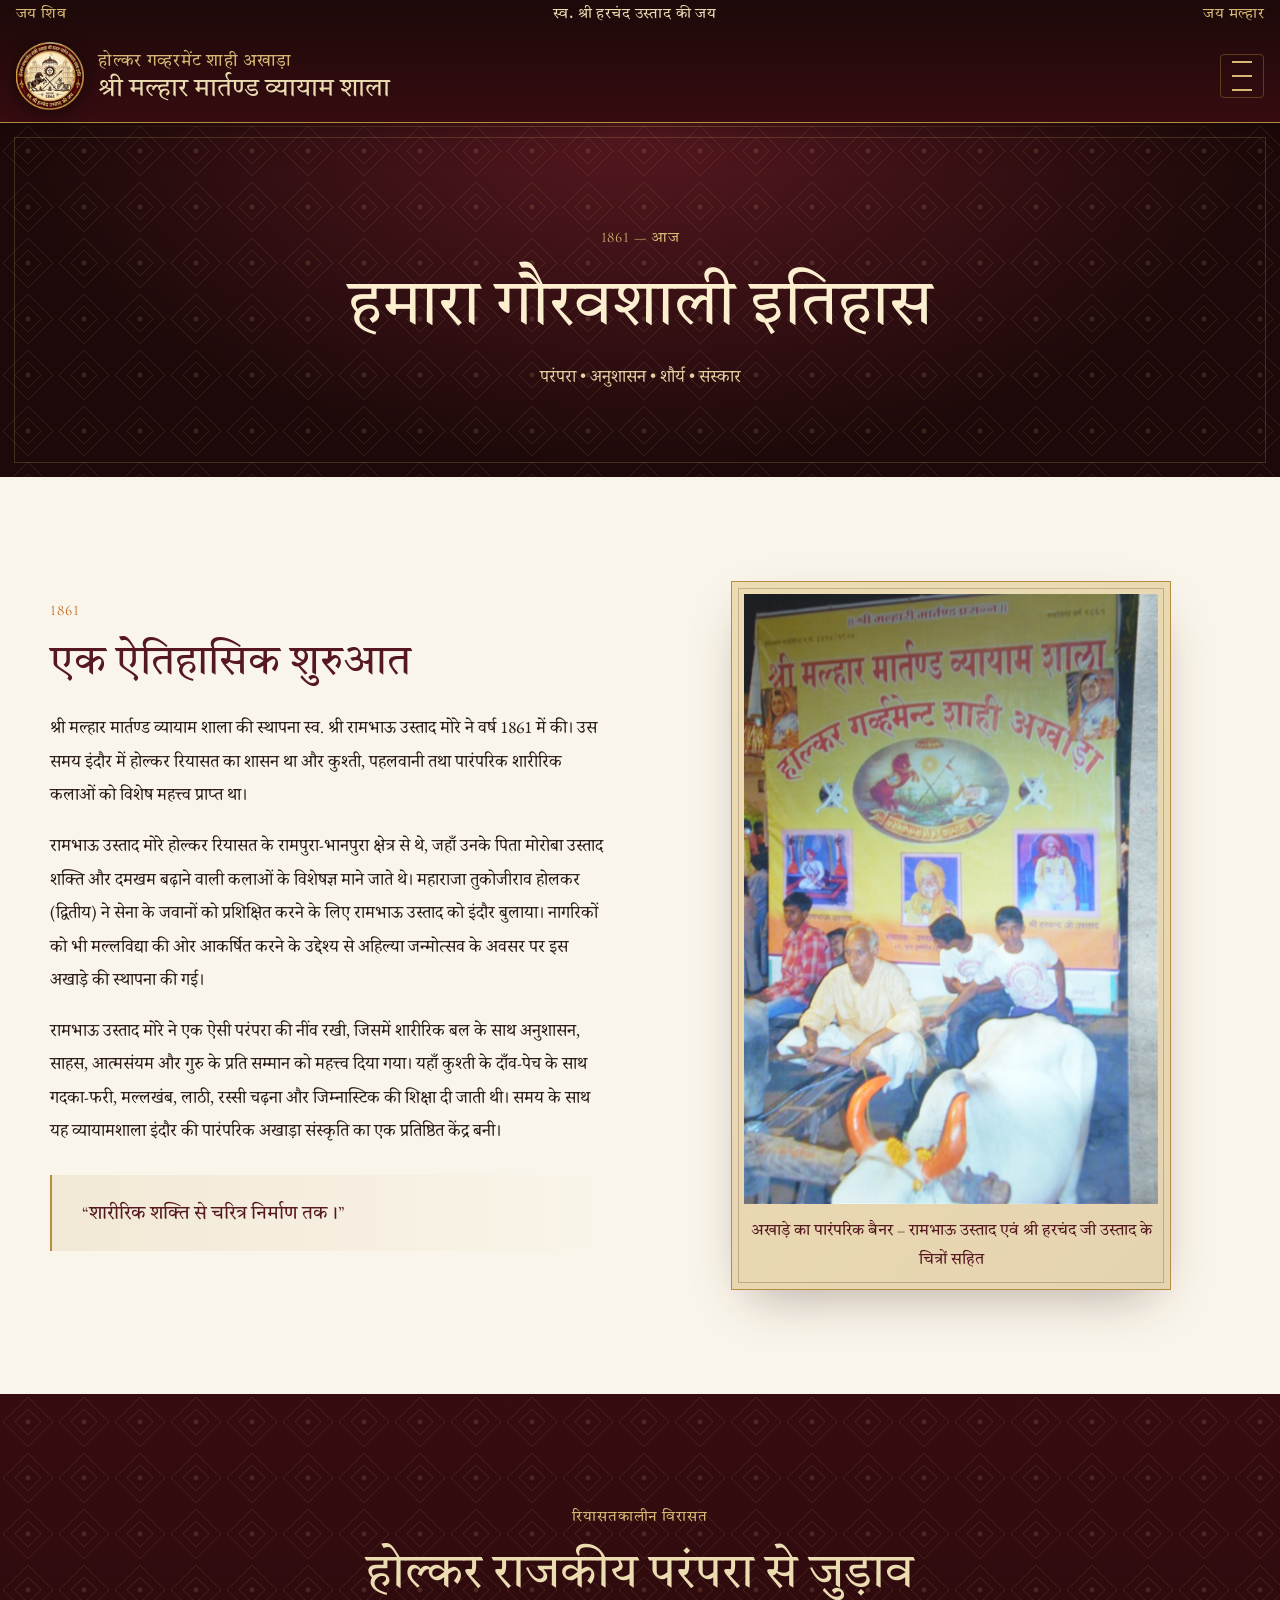
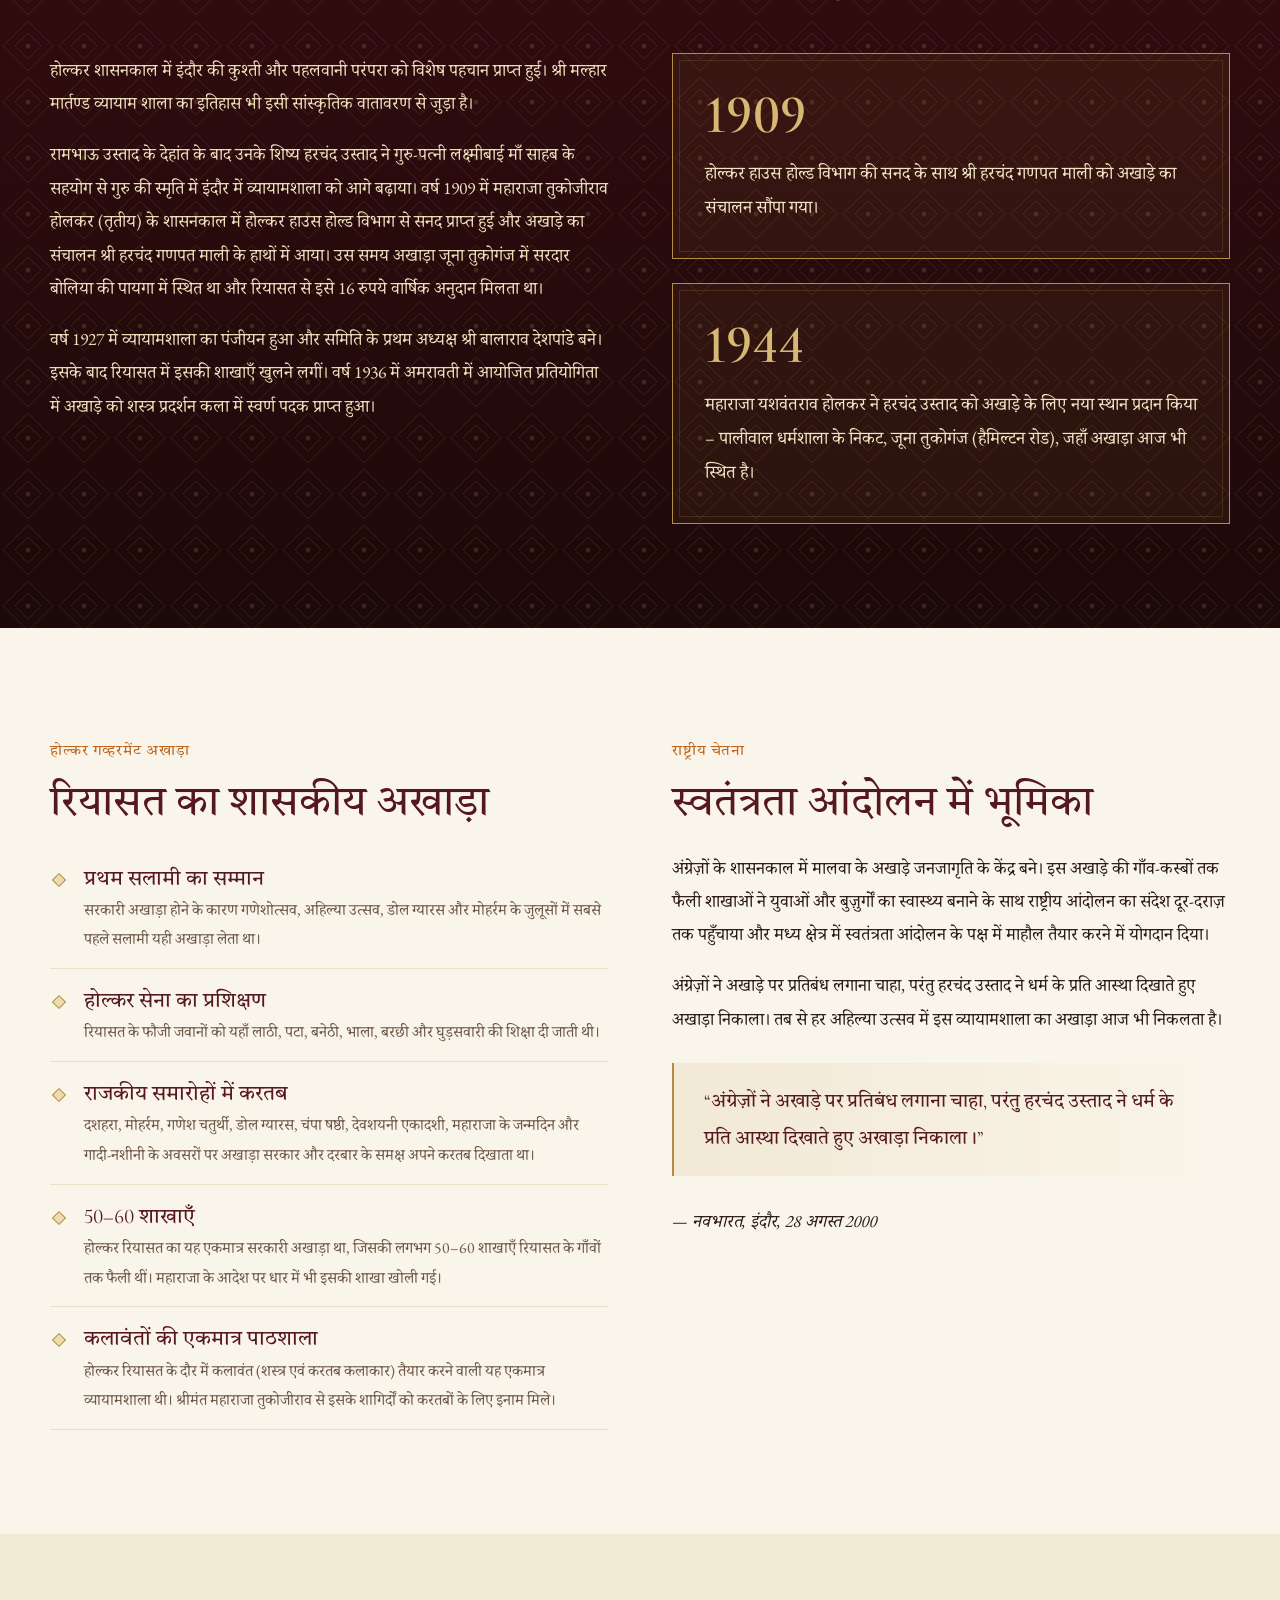
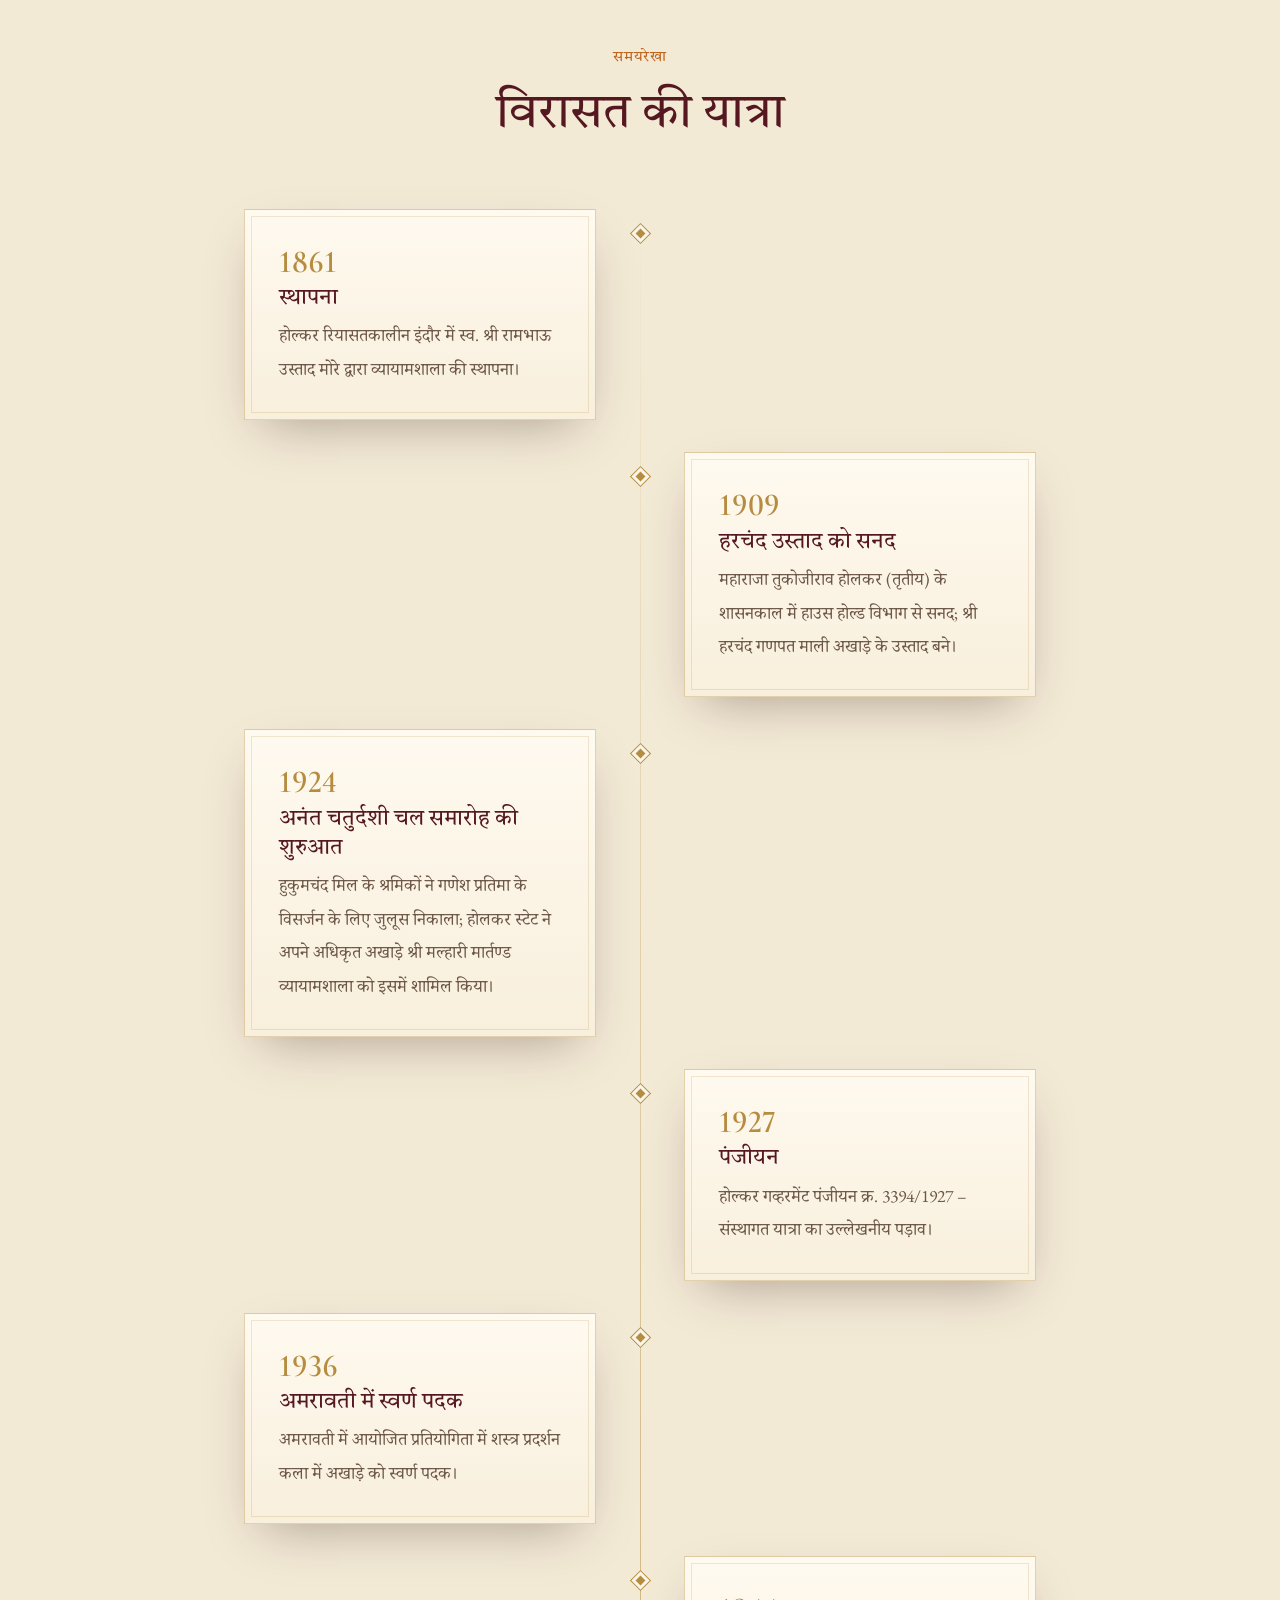
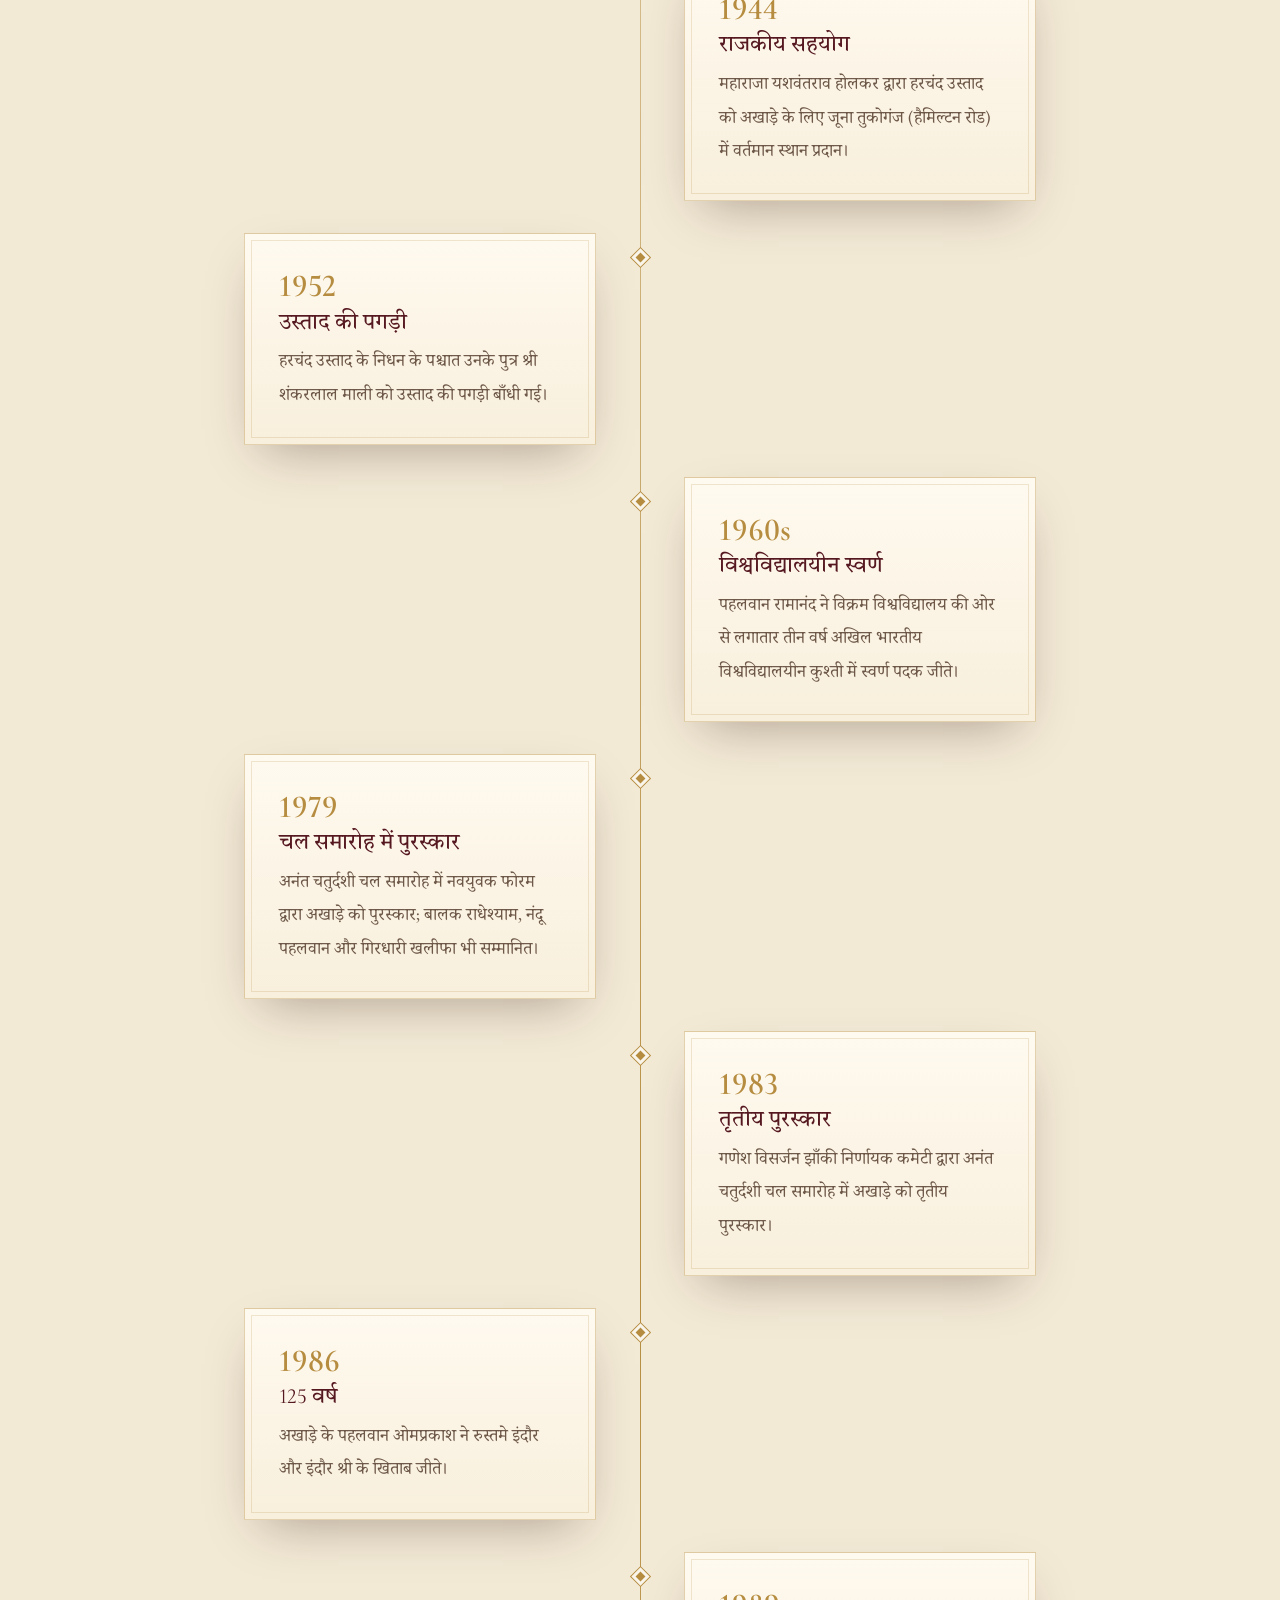
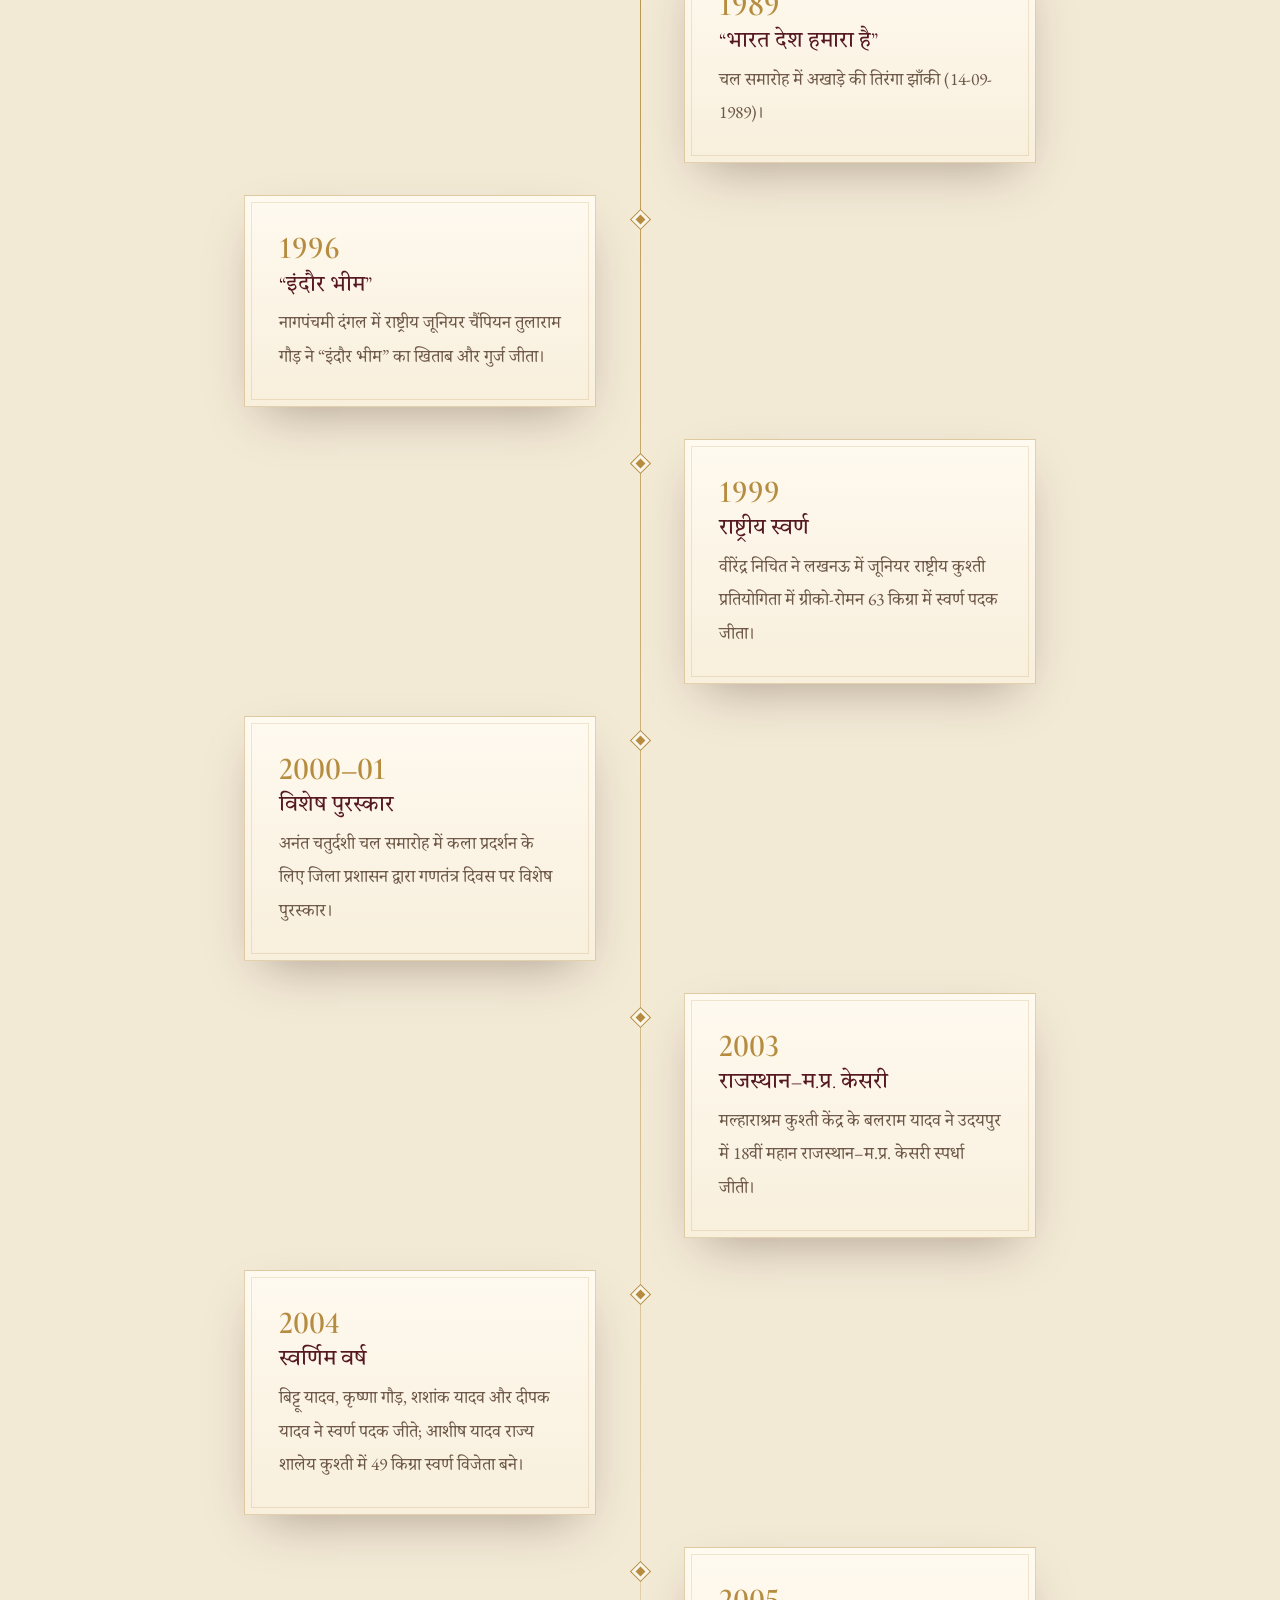
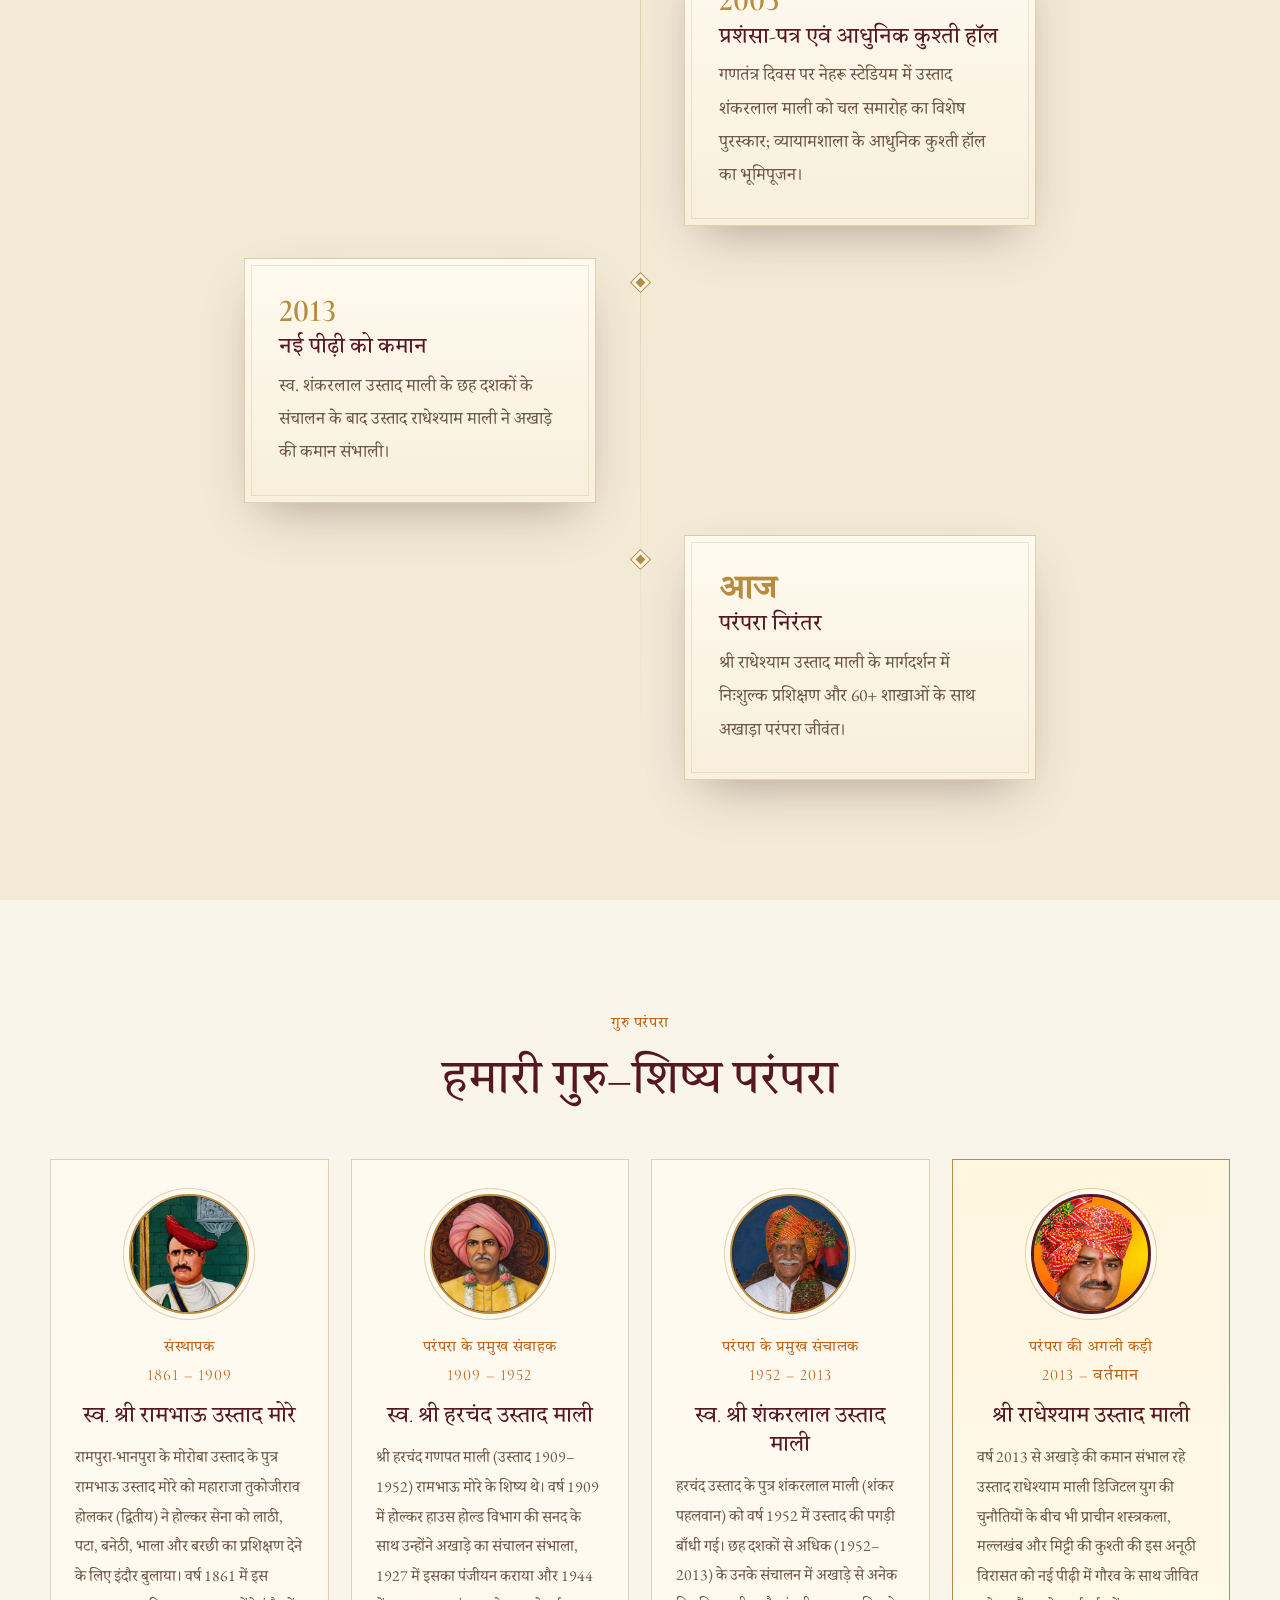
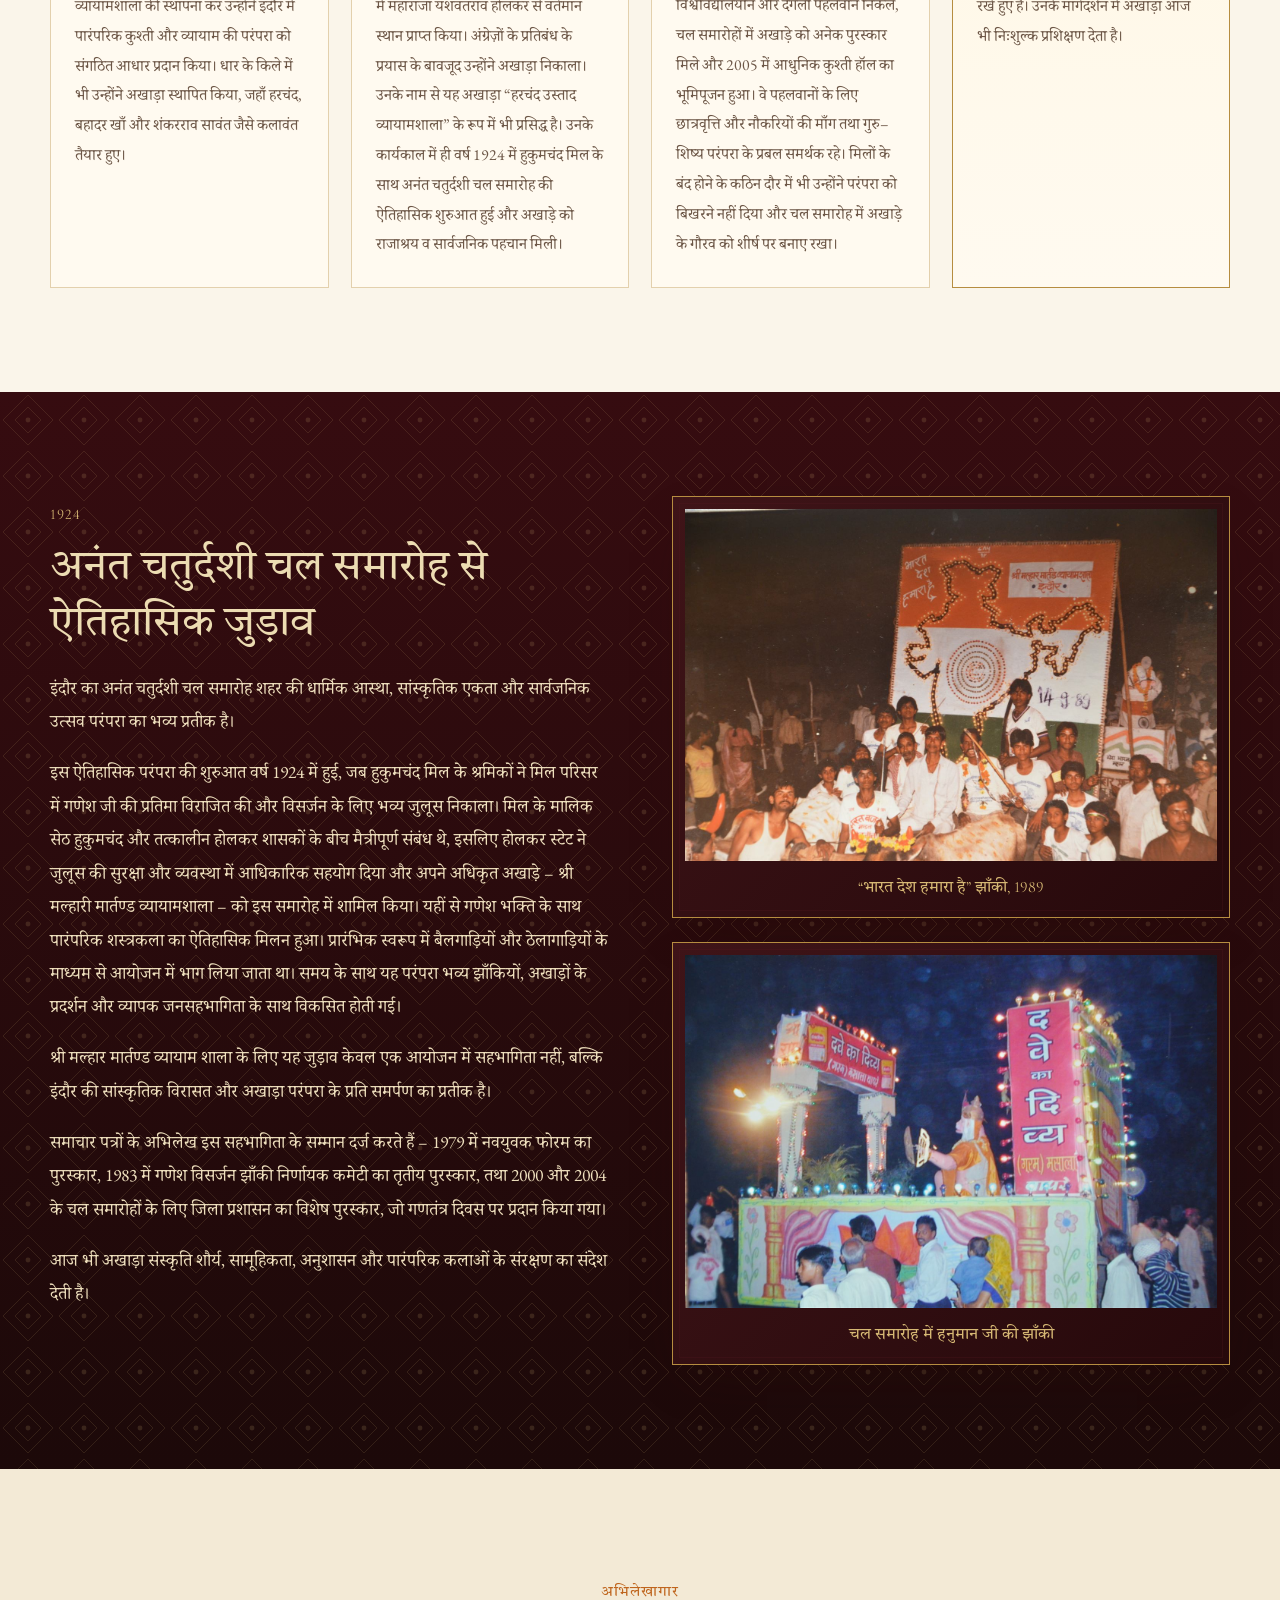
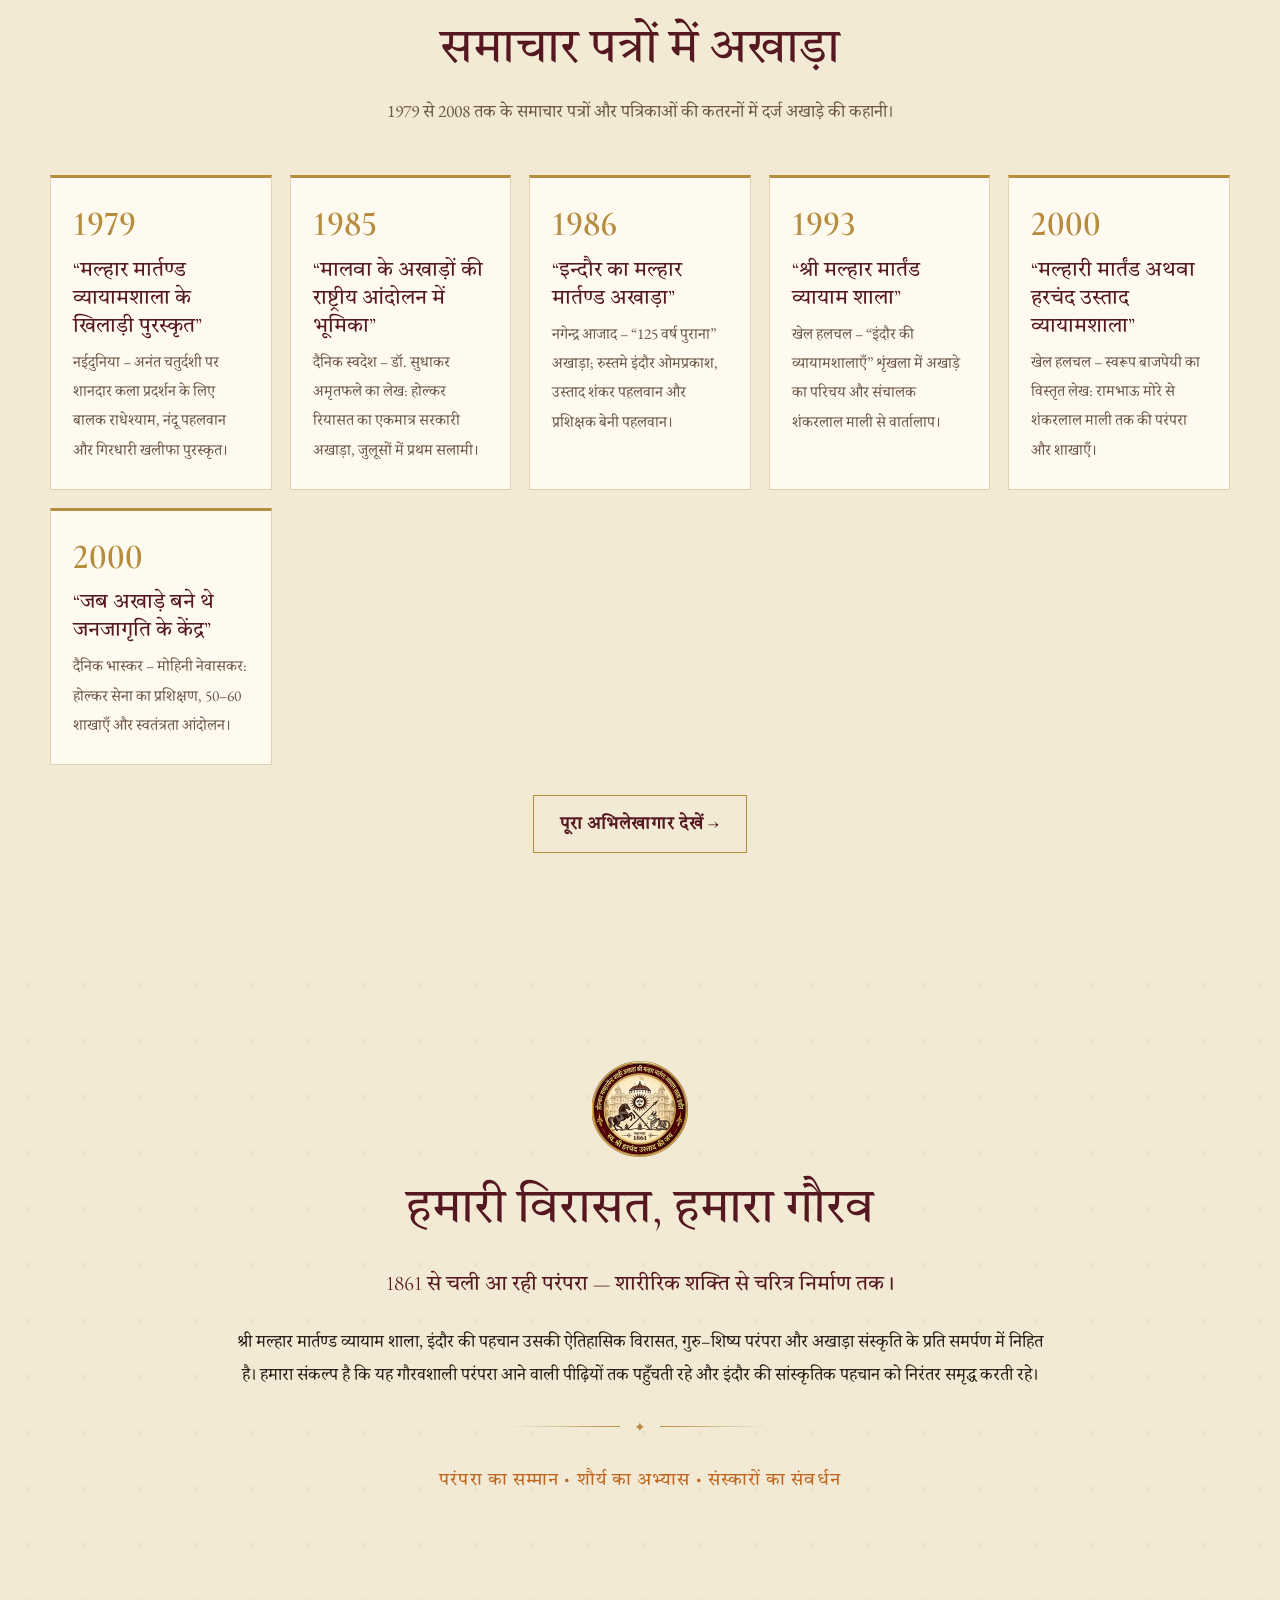
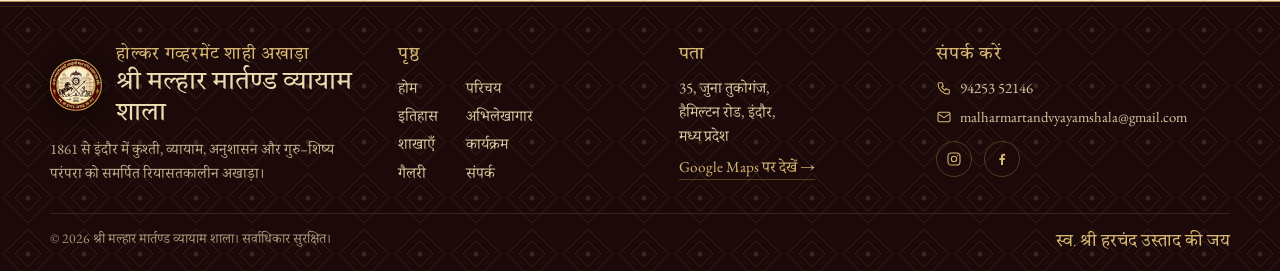
<file: history.html>
<!doctype html>
<html lang="hi">
<head>
<meta charset="utf-8">
<meta name="viewport" content="width=device-width, initial-scale=1">
<title>इंदौर के सबसे पुराने अखाड़ों में से एक – इतिहास 1861 | History of Malhar Martand Akhada, Indore</title>
<meta name="description" content="1861 में स्थापित होल्कर गव्हरमेंट शाही अखाड़ा – रामभाऊ उस्ताद, हरचंद उस्ताद, शंकरलाल उस्ताद व राधेश्याम उस्ताद की गुरु परंपरा। History of one of the oldest akhadas of Indore.">
<meta name="robots" content="index, follow">
<link rel="canonical" href="https://malharmartandvyayamshala.github.io/history.html">
<meta name="theme-color" content="#1c0909">
<meta property="og:type" content="website">
<meta property="og:site_name" content="Shri Malhar Martand Vyayam Shala">
<meta property="og:locale" content="hi_IN">
<meta property="og:locale:alternate" content="en_IN">
<meta property="og:title" content="इंदौर के सबसे पुराने अखाड़ों में से एक – इतिहास 1861 | History of Malhar Martand Akhada, Indore">
<meta property="og:description" content="1861 में स्थापित होल्कर गव्हरमेंट शाही अखाड़ा – रामभाऊ उस्ताद, हरचंद उस्ताद, शंकरलाल उस्ताद व राधेश्याम उस्ताद की गुरु परंपरा। History of one of the oldest akhadas of Indore.">
<meta property="og:image" content="https://malharmartandvyayamshala.github.io/assets/emblem.png">
<meta property="og:url" content="https://malharmartandvyayamshala.github.io/history.html">
<meta name="twitter:card" content="summary">
<link rel="icon" type="image/png" sizes="64x64" href="assets/emblem-64.png">
<link rel="apple-touch-icon" href="assets/emblem-192.png">
<script>try{var l=new URLSearchParams(location.search).get("lang")||localStorage.getItem("mmvs-language");if(l==="en")document.documentElement.lang="en"}catch(e){}</script>
<link rel="preconnect" href="https://fonts.googleapis.com">
<link rel="preconnect" href="https://fonts.gstatic.com" crossorigin>
<link href="https://fonts.googleapis.com/css2?family=Cormorant+Garamond:ital,wght@0,500;0,600;0,700;1,500&family=EB+Garamond:ital,wght@0,400;0,500;1,400&family=Noto+Serif+Devanagari:wght@400;500;600&family=Tiro+Devanagari+Hindi&display=swap" rel="stylesheet">
<link rel="stylesheet" href="assets/styles.css">
<script type="application/ld+json">{"@context":"https://schema.org","@graph":[{"@type":"Person","name":"स्व. श्री रामभाऊ उस्ताद मोरे","alternateName":"Rambhau Ustad More","jobTitle":"संस्थापक (1861)","image":"https://malharmartandvyayamshala.github.io/assets/ustads/ustad-rambhau-more.jpg","affiliation":{"@type":"SportsActivityLocation","name":"Shri Malhar Martand Vyayam Shala","url":"https://malharmartandvyayamshala.github.io/"}},{"@type":"Person","name":"स्व. श्री हरचंद उस्ताद माली","alternateName":"Harchand Ustad Mali","jobTitle":"उस्ताद","image":"https://malharmartandvyayamshala.github.io/assets/ustads/ustad-harchand-mali.jpg","affiliation":{"@type":"SportsActivityLocation","name":"Shri Malhar Martand Vyayam Shala","url":"https://malharmartandvyayamshala.github.io/"}},{"@type":"Person","name":"स्व. श्री शंकरलाल उस्ताद माली","alternateName":"Shankarlal Ustad Mali","jobTitle":"उस्ताद","image":"https://malharmartandvyayamshala.github.io/assets/ustads/ustad-shankarlal-mali.jpg","affiliation":{"@type":"SportsActivityLocation","name":"Shri Malhar Martand Vyayam Shala","url":"https://malharmartandvyayamshala.github.io/"}},{"@type":"Person","name":"श्री राधेश्याम उस्ताद माली","alternateName":"Radheshyam Ustad Mali","jobTitle":"वर्तमान उस्ताद","image":"https://malharmartandvyayamshala.github.io/assets/ustads/ustad-radheshyam-mali.jpg","affiliation":{"@type":"SportsActivityLocation","name":"Shri Malhar Martand Vyayam Shala","url":"https://malharmartandvyayamshala.github.io/"}}]}</script>
<script type="application/ld+json">{"@context":"https://schema.org","@type":"BreadcrumbList","itemListElement":[{"@type":"ListItem","position":1,"name":"होम","item":"https://malharmartandvyayamshala.github.io/"},{"@type":"ListItem","position":2,"name":"इतिहास","item":"https://malharmartandvyayamshala.github.io/history.html"}]}</script>
</head>
<body>
<a class="skip-link" href="#main"><span class="lang-hi">मुख्य सामग्री पर जाएँ</span><span class="lang-en">Skip to content</span></a>
<header class="site-header">
 <div class="jay-strip" lang="hi"><span>जय शिव</span><span>स्व. श्री हरचंद उस्ताद की जय</span><span>जय मल्हार</span></div>
 <div class="header-inner">
  <a class="brand" href="index.html">
    <img src="assets/emblem-192.png" width="68" height="68" alt="श्री मल्हार मार्तण्ड व्यायाम शाला – Shri Malhar Martand Vyayam Shala">
    <span class="brand-name">
      <span class="brand-sub"><span class="lang-hi">होल्कर गव्हरमेंट शाही अखाड़ा</span><span class="lang-en">Holkar Government Shahi Akhada</span></span>
      <span class="brand-main"><span class="lang-hi">श्री मल्हार मार्तण्ड व्यायाम शाला</span><span class="lang-en">Shri Malhar Martand Vyayam Shala</span></span>
    </span>
  </a>
  <button class="menu-toggle" aria-expanded="false" aria-controls="site-nav" aria-label="Menu"><span></span><span></span><span></span></button>
  <nav id="site-nav" class="site-nav" aria-label="Main">
   <ul class="nav-list">
    <li><a href="index.html"><span class="lang-hi">होम</span><span class="lang-en">Home</span></a></li>
    <li><a href="about.html"><span class="lang-hi">परिचय</span><span class="lang-en">About</span></a></li>
    <li><a href="history.html"><span class="lang-hi">इतिहास</span><span class="lang-en">History</span></a></li>
    <li><a href="archives.html"><span class="lang-hi">अभिलेखागार</span><span class="lang-en">Archives</span></a></li>
    <li><a href="branches.html"><span class="lang-hi">शाखाएँ</span><span class="lang-en">Branches</span></a></li>
    <li><a href="events.html"><span class="lang-hi">कार्यक्रम</span><span class="lang-en">Events</span></a></li>
    <li><a href="gallery.html"><span class="lang-hi">गैलरी</span><span class="lang-en">Gallery</span></a></li>
    <li><a href="contact.html"><span class="lang-hi">संपर्क</span><span class="lang-en">Contact</span></a></li>
   </ul>
   <button class="lang-toggle" type="button" data-lang-toggle><svg viewBox="0 0 24 24" fill="none" stroke="currentColor" stroke-width="1.5" aria-hidden="true"><circle cx="12" cy="12" r="9"/><path d="M3 12h18M12 3c2.5 2.7 3.8 5.7 3.8 9s-1.3 6.3-3.8 9c-2.5-2.7-3.8-5.7-3.8-9S9.5 5.7 12 3z"/></svg><span class="lang-hi">Switch to English</span><span class="lang-en">हिंदी में देखें</span></button>
  </nav>
 </div>
</header>

<main id="main">
<section class="page-hero">
 <div class="container">
  <div class="eyebrow">1861 — <span class="lang-hi">आज</span><span class="lang-en">Today</span></div>
  <h1><span class="lang-hi">हमारा गौरवशाली इतिहास</span><span class="lang-en">Our Glorious History</span></h1>
  <p><span class="lang-hi">परंपरा • अनुशासन • शौर्य • संस्कार</span><span class="lang-en">Tradition • Discipline • Valour • Values</span></p>
 </div>
</section>

<section class="section">
 <div class="container grid-2">
  <div>
   <div class="eyebrow">1861</div>
   <h2><span class="lang-hi">एक ऐतिहासिक शुरुआत</span><span class="lang-en">A Historic Beginning</span></h2>
   <p><span class="lang-hi">श्री मल्हार मार्तण्ड व्यायाम शाला की स्थापना स्व. श्री रामभाऊ उस्ताद मोरे ने वर्ष 1861 में की। उस समय इंदौर में होल्कर रियासत का शासन था और कुश्ती, पहलवानी तथा पारंपरिक शारीरिक कलाओं को विशेष महत्त्व प्राप्त था।</span><span class="lang-en">Shri Malhar Martand Vyayam Shala was founded in 1861 by the late Shri Rambhau Ustad More. Indore was then ruled by the Holkar State, and wrestling, pehelwani and the traditional physical arts held a place of special importance.</span></p>
   <p><span class="lang-hi">रामभाऊ उस्ताद मोरे होल्कर रियासत के रामपुरा-भानपुरा क्षेत्र से थे, जहाँ उनके पिता मोरोबा उस्ताद शक्ति और दमखम बढ़ाने वाली कलाओं के विशेषज्ञ माने जाते थे। महाराजा तुकोजीराव होलकर (द्वितीय) ने सेना के जवानों को प्रशिक्षित करने के लिए रामभाऊ उस्ताद को इंदौर बुलाया। नागरिकों को भी मल्लविद्या की ओर आकर्षित करने के उद्देश्य से अहिल्या जन्मोत्सव के अवसर पर इस अखाड़े की स्थापना की गई।</span><span class="lang-en">Rambhau Ustad More came from the Rampura-Bhanpura region of the Holkar State, where his father Moroba Ustad was known as an expert in the arts of strength and stamina. Maharaja Tukojirao Holkar II called Rambhau Ustad to Indore to train the soldiers of his army. To draw ordinary citizens towards wrestling as well, the akhada was founded on the occasion of Ahilya Janmotsav.</span></p>
   <p><span class="lang-hi">रामभाऊ उस्ताद मोरे ने एक ऐसी परंपरा की नींव रखी, जिसमें शारीरिक बल के साथ अनुशासन, साहस, आत्मसंयम और गुरु के प्रति सम्मान को महत्त्व दिया गया। यहाँ कुश्ती के दाँव-पेच के साथ गदका-फरी, मल्लखंब, लाठी, रस्सी चढ़ना और जिम्नास्टिक की शिक्षा दी जाती थी। समय के साथ यह व्यायामशाला इंदौर की पारंपरिक अखाड़ा संस्कृति का एक प्रतिष्ठित केंद्र बनी।</span><span class="lang-en">Rambhau Ustad More laid the foundation of a tradition that valued discipline, courage, self-restraint and respect for the guru alongside physical strength. Alongside wrestling technique, disciples learned gadka-fari, mallakhamb, lathi, rope climbing and gymnastics. Over time the vyayam shala became a renowned centre of Indore's traditional akhada culture.</span></p>
   <div class="heritage-quote"><span class="lang-hi">“शारीरिक शक्ति से चरित्र निर्माण तक।”</span><span class="lang-en">“From physical strength to building character.”</span></div>
  </div>
  <figure class="image-frame frame-portrait">
   <img src="assets/photos/akhada-banner-1861.jpg" width="950" height="1400" loading="lazy" alt="अखाड़े का पारंपरिक बैनर – स्थापना 1861, होल्कर गव्हरमेंट पंजीयन 3394/1927, रामभाऊ उस्ताद एवं हरचंद जी उस्ताद के चित्र – The akhada's traditional banner">
   <figcaption><span class="lang-hi">अखाड़े का पारंपरिक बैनर – रामभाऊ उस्ताद एवं श्री हरचंद जी उस्ताद के चित्रों सहित</span><span class="lang-en">The akhada's traditional banner, with portraits of Rambhau Ustad and Shri Harchand Ji Ustad</span></figcaption>
  </figure>
 </div>
</section>

<section class="section section-dark">
 <div class="container">
  <div class="section-title">
   <div class="eyebrow"><span class="lang-hi">रियासतकालीन विरासत</span><span class="lang-en">Princely Heritage</span></div>
   <h2><span class="lang-hi">होल्कर राजकीय परंपरा से जुड़ाव</span><span class="lang-en">Connection with the Holkar Royal Tradition</span></h2>
  </div>
  <div class="grid-2 align-start">
   <div>
    <p><span class="lang-hi">होल्कर शासनकाल में इंदौर की कुश्ती और पहलवानी परंपरा को विशेष पहचान प्राप्त हुई। श्री मल्हार मार्तण्ड व्यायाम शाला का इतिहास भी इसी सांस्कृतिक वातावरण से जुड़ा है।</span><span class="lang-en">During Holkar rule, Indore's wrestling and pehelwani tradition gained special recognition. The history of Shri Malhar Martand Vyayam Shala is rooted in this same cultural environment.</span></p>
    <p><span class="lang-hi">रामभाऊ उस्ताद के देहांत के बाद उनके शिष्य हरचंद उस्ताद ने गुरु-पत्नी लक्ष्मीबाई माँ साहब के सहयोग से गुरु की स्मृति में इंदौर में व्यायामशाला को आगे बढ़ाया। वर्ष 1909 में महाराजा तुकोजीराव होलकर (तृतीय) के शासनकाल में होल्कर हाउस होल्ड विभाग से सनद प्राप्त हुई और अखाड़े का संचालन श्री हरचंद गणपत माली के हाथों में आया। उस समय अखाड़ा जूना तुकोगंज में सरदार बोलिया की पायगा में स्थित था और रियासत से इसे 16 रुपये वार्षिक अनुदान मिलता था।</span><span class="lang-en">After Rambhau Ustad's death, his disciple Harchand Ustad, with the support of his guru's wife Laxmibai Maa Saheb, carried the vyayam shala forward in Indore in his guru's memory. In 1909, during the reign of Maharaja Tukojirao Holkar III, a sanad (charter) was received from the Holkar Household Department and the akhada passed into the hands of Shri Harchand Ganpat Mali. The akhada then stood in Sardar Boliya's Payga in Juna Tukoganj and received an annual grant of ₹16 from the State.</span></p>
    <p><span class="lang-hi">वर्ष 1927 में व्यायामशाला का पंजीयन हुआ और समिति के प्रथम अध्यक्ष श्री बालाराव देशपांडे बने। इसके बाद रियासत में इसकी शाखाएँ खुलने लगीं। वर्ष 1936 में अमरावती में आयोजित प्रतियोगिता में अखाड़े को शस्त्र प्रदर्शन कला में स्वर्ण पदक प्राप्त हुआ।</span><span class="lang-en">The vyayam shala was registered in 1927, with Shri Balarao Deshpande as the first president of its committee, and branches soon opened across the State. In 1936 the akhada won a gold medal for weapons-display art at a competition held in Amravati.</span></p>
   </div>
   <div class="photo-stack">
    <div class="callout">
     <strong>1909</strong>
     <p><span class="lang-hi">होल्कर हाउस होल्ड विभाग की सनद के साथ श्री हरचंद गणपत माली को अखाड़े का संचालन सौंपा गया।</span><span class="lang-en">With a sanad from the Holkar Household Department, the akhada was entrusted to Shri Harchand Ganpat Mali.</span></p>
    </div>
    <div class="callout">
     <strong>1944</strong>
     <p><span class="lang-hi">महाराजा यशवंतराव होलकर ने हरचंद उस्ताद को अखाड़े के लिए नया स्थान प्रदान किया – पालीवाल धर्मशाला के निकट, जूना तुकोगंज (हैमिल्टन रोड), जहाँ अखाड़ा आज भी स्थित है।</span><span class="lang-en">Maharaja Yashwantrao Holkar granted Harchand Ustad a new site for the akhada – near Paliwal Dharmshala, Juna Tukoganj (Hamilton Road), where it stands to this day.</span></p>
    </div>
   </div>
  </div>
 </div>
</section>

<section class="section">
 <div class="container grid-2 align-start">
  <div>
   <div class="eyebrow"><span class="lang-hi">होल्कर गव्हरमेंट अखाड़ा</span><span class="lang-en">The State's Own Akhada</span></div>
   <h2><span class="lang-hi">रियासत का शासकीय अखाड़ा</span><span class="lang-en">The Government Akhada of the Holkar State</span></h2>
   <ul class="feature-list">
    <li><h3><span class="lang-hi">प्रथम सलामी का सम्मान</span><span class="lang-en">The Honour of the First Salute</span></h3><p><span class="lang-hi">सरकारी अखाड़ा होने के कारण गणेशोत्सव, अहिल्या उत्सव, डोल ग्यारस और मोहर्रम के जुलूसों में सबसे पहले सलामी यही अखाड़ा लेता था।</span><span class="lang-en">As the government akhada, it received the first salute in the Ganeshotsav, Ahilya Utsav, Dol Gyaras and Muharram processions.</span></p></li>
    <li><h3><span class="lang-hi">होल्कर सेना का प्रशिक्षण</span><span class="lang-en">Training the Holkar Army</span></h3><p><span class="lang-hi">रियासत के फौजी जवानों को यहाँ लाठी, पटा, बनेठी, भाला, बरछी और घुड़सवारी की शिक्षा दी जाती थी।</span><span class="lang-en">Soldiers of the State were trained here in lathi, pata, banethi, spear, lance and horse riding.</span></p></li>
    <li><h3><span class="lang-hi">राजकीय समारोहों में करतब</span><span class="lang-en">Performing at State Ceremonies</span></h3><p><span class="lang-hi">दशहरा, मोहर्रम, गणेश चतुर्थी, डोल ग्यारस, चंपा षष्ठी, देवशयनी एकादशी, महाराजा के जन्मदिन और गादी-नशीनी के अवसरों पर अखाड़ा सरकार और दरबार के समक्ष अपने करतब दिखाता था।</span><span class="lang-en">At Dussehra, Muharram, Ganesh Chaturthi, Dol Gyaras, Champa Shashthi, Devshayani Ekadashi and on the Maharaja's birthday and coronation day, the akhada performed before the government and the Darbar.</span></p></li>
    <li><h3><span class="lang-hi">50–60 शाखाएँ</span><span class="lang-en">50–60 Branches</span></h3><p><span class="lang-hi">होल्कर रियासत का यह एकमात्र सरकारी अखाड़ा था, जिसकी लगभग 50–60 शाखाएँ रियासत के गाँवों तक फैली थीं। महाराजा के आदेश पर धार में भी इसकी शाखा खोली गई।</span><span class="lang-en">It was the only government akhada of the Holkar State, with some 50–60 branches spread across its villages. A branch was also opened at Dhar on the Maharaja's order.</span></p></li>
    <li><h3><span class="lang-hi">कलावंतों की एकमात्र पाठशाला</span><span class="lang-en">The School of Kalavants</span></h3><p><span class="lang-hi">होल्कर रियासत के दौर में कलावंत (शस्त्र एवं करतब कलाकार) तैयार करने वाली यह एकमात्र व्यायामशाला थी। श्रीमंत महाराजा तुकोजीराव से इसके शागिर्दों को करतबों के लिए इनाम मिले।</span><span class="lang-en">During the Holkar era it was the only vyayam shala that trained kalavants – masters of weapon arts and feats. Its disciples received prizes from Shrimant Maharaja Tukojirao for their performances.</span></p></li>
   </ul>
  </div>
  <div>
   <div class="eyebrow"><span class="lang-hi">राष्ट्रीय चेतना</span><span class="lang-en">National Awakening</span></div>
   <h2><span class="lang-hi">स्वतंत्रता आंदोलन में भूमिका</span><span class="lang-en">A Role in the Freedom Movement</span></h2>
   <p><span class="lang-hi">अंग्रेज़ों के शासनकाल में मालवा के अखाड़े जनजागृति के केंद्र बने। इस अखाड़े की गाँव-कस्बों तक फैली शाखाओं ने युवाओं और बुज़ुर्गों का स्वास्थ्य बनाने के साथ राष्ट्रीय आंदोलन का संदेश दूर-दराज़ तक पहुँचाया और मध्य क्षेत्र में स्वतंत्रता आंदोलन के पक्ष में माहौल तैयार करने में योगदान दिया।</span><span class="lang-en">Under British rule, Malwa's akhadas became centres of public awakening. Through branches that reached into villages and towns, this akhada built the health of young and old alike, carried the message of the national movement far and wide, and helped build support for the freedom struggle across central India.</span></p>
   <p><span class="lang-hi">अंग्रेज़ों ने अखाड़े पर प्रतिबंध लगाना चाहा, परंतु हरचंद उस्ताद ने धर्म के प्रति आस्था दिखाते हुए अखाड़ा निकाला। तब से हर अहिल्या उत्सव में इस व्यायामशाला का अखाड़ा आज भी निकलता है।</span><span class="lang-en">The British wanted to ban the akhada, but Harchand Ustad, out of devotion to his faith, took it out in procession regardless. To this day the akhada goes out in every Ahilya Utsav.</span></p>
   <div class="heritage-quote"><span class="lang-hi">“अंग्रेज़ों ने अखाड़े पर प्रतिबंध लगाना चाहा, परंतु हरचंद उस्ताद ने धर्म के प्रति आस्था दिखाते हुए अखाड़ा निकाला।”</span><span class="lang-en">“The British wanted to ban the akhada, but Harchand Ustad, showing his devotion to faith, took the akhada out.”</span></div>
   <p><span class="lang-hi"><em>— नवभारत, इंदौर, 28 अगस्त 2000</em></span><span class="lang-en"><em>— Nav Bharat, Indore, 28 August 2000</em></span></p>
  </div>
 </div>
</section>

<section class="section section-alt">
 <div class="container">
  <div class="section-title">
   <div class="eyebrow"><span class="lang-hi">समयरेखा</span><span class="lang-en">Timeline</span></div>
   <h2><span class="lang-hi">विरासत की यात्रा</span><span class="lang-en">A Journey Through Time</span></h2>
  </div>
  <div class="timeline">
   <div class="timeline-item"><span class="timeline-dot"></span><div class="paper-card"><span class="timeline-year">1861</span><h3><span class="lang-hi">स्थापना</span><span class="lang-en">Foundation</span></h3><p><span class="lang-hi">होल्कर रियासतकालीन इंदौर में स्व. श्री रामभाऊ उस्ताद मोरे द्वारा व्यायामशाला की स्थापना।</span><span class="lang-en">The vyayam shala is founded by the late Shri Rambhau Ustad More in Holkar-ruled Indore.</span></p></div></div>
   <div class="timeline-item"><span class="timeline-dot"></span><div class="paper-card"><span class="timeline-year">1909</span><h3><span class="lang-hi">हरचंद उस्ताद को सनद</span><span class="lang-en">Royal Sanad to Harchand Ustad</span></h3><p><span class="lang-hi">महाराजा तुकोजीराव होलकर (तृतीय) के शासनकाल में हाउस होल्ड विभाग से सनद; श्री हरचंद गणपत माली अखाड़े के उस्ताद बने।</span><span class="lang-en">A sanad from the Household Department under Maharaja Tukojirao Holkar III; Shri Harchand Ganpat Mali becomes Ustad of the akhada.</span></p></div></div>
   <div class="timeline-item"><span class="timeline-dot"></span><div class="paper-card"><span class="timeline-year">1924</span><h3><span class="lang-hi">अनंत चतुर्दशी चल समारोह की शुरुआत</span><span class="lang-en">The Anant Chaturdashi Procession Begins</span></h3><p><span class="lang-hi">हुकुमचंद मिल के श्रमिकों ने गणेश प्रतिमा के विसर्जन के लिए जुलूस निकाला; होलकर स्टेट ने अपने अधिकृत अखाड़े श्री मल्हारी मार्तण्ड व्यायामशाला को इसमें शामिल किया।</span><span class="lang-en">Hukumchand Mill workers took out a procession to immerse their Ganesh idol; the Holkar State included its authorised akhada, Shri Malhari Martand Vyayamshala.</span></p></div></div>
   <div class="timeline-item"><span class="timeline-dot"></span><div class="paper-card"><span class="timeline-year">1927</span><h3><span class="lang-hi">पंजीयन</span><span class="lang-en">Registration</span></h3><p><span class="lang-hi">होल्कर गव्हरमेंट पंजीयन क्र. 3394/1927 – संस्थागत यात्रा का उल्लेखनीय पड़ाव।</span><span class="lang-en">Holkar Govt. Reg. No. 3394/1927 – a notable milestone in its institutional journey.</span></p></div></div>
   <div class="timeline-item"><span class="timeline-dot"></span><div class="paper-card"><span class="timeline-year">1936</span><h3><span class="lang-hi">अमरावती में स्वर्ण पदक</span><span class="lang-en">Gold Medal at Amravati</span></h3><p><span class="lang-hi">अमरावती में आयोजित प्रतियोगिता में शस्त्र प्रदर्शन कला में अखाड़े को स्वर्ण पदक।</span><span class="lang-en">The akhada wins a gold medal for weapons-display art at a competition in Amravati.</span></p></div></div>
   <div class="timeline-item"><span class="timeline-dot"></span><div class="paper-card"><span class="timeline-year">1944</span><h3><span class="lang-hi">राजकीय सहयोग</span><span class="lang-en">Royal Patronage</span></h3><p><span class="lang-hi">महाराजा यशवंतराव होलकर द्वारा हरचंद उस्ताद को अखाड़े के लिए जूना तुकोगंज (हैमिल्टन रोड) में वर्तमान स्थान प्रदान।</span><span class="lang-en">Maharaja Yashwantrao Holkar grants Harchand Ustad the akhada's present site in Juna Tukoganj (Hamilton Road).</span></p></div></div>
   <div class="timeline-item"><span class="timeline-dot"></span><div class="paper-card"><span class="timeline-year">1952</span><h3><span class="lang-hi">उस्ताद की पगड़ी</span><span class="lang-en">The Ustad's Pagdi</span></h3><p><span class="lang-hi">हरचंद उस्ताद के निधन के पश्चात उनके पुत्र श्री शंकरलाल माली को उस्ताद की पगड़ी बाँधी गई।</span><span class="lang-en">After Harchand Ustad's death, his son Shri Shankarlal Mali is tied the Ustad's pagdi (turban).</span></p></div></div>
   <div class="timeline-item"><span class="timeline-dot"></span><div class="paper-card"><span class="timeline-year">1960s</span><h3><span class="lang-hi">विश्वविद्यालयीन स्वर्ण</span><span class="lang-en">University Gold</span></h3><p><span class="lang-hi">पहलवान रामानंद ने विक्रम विश्वविद्यालय की ओर से लगातार तीन वर्ष अखिल भारतीय विश्वविद्यालयीन कुश्ती में स्वर्ण पदक जीते।</span><span class="lang-en">Wrestler Ramanand wins gold at the All-India Inter-University Wrestling Championship three years running for Vikram University.</span></p></div></div>
   <div class="timeline-item"><span class="timeline-dot"></span><div class="paper-card"><span class="timeline-year">1979</span><h3><span class="lang-hi">चल समारोह में पुरस्कार</span><span class="lang-en">Procession Award</span></h3><p><span class="lang-hi">अनंत चतुर्दशी चल समारोह में नवयुवक फोरम द्वारा अखाड़े को पुरस्कार; बालक राधेश्याम, नंदू पहलवान और गिरधारी खलीफा भी सम्मानित।</span><span class="lang-en">The Navyuvak Forum awards the akhada at the Anant Chaturdashi procession; boy Radheshyam, Nandu Pahalwan and Girdhari Khalifa are also honoured.</span></p></div></div>
   <div class="timeline-item"><span class="timeline-dot"></span><div class="paper-card"><span class="timeline-year">1983</span><h3><span class="lang-hi">तृतीय पुरस्कार</span><span class="lang-en">Third Prize</span></h3><p><span class="lang-hi">गणेश विसर्जन झाँकी निर्णायक कमेटी द्वारा अनंत चतुर्दशी चल समारोह में अखाड़े को तृतीय पुरस्कार।</span><span class="lang-en">Third prize at the Anant Chaturdashi procession from the Ganesh Visarjan float jury.</span></p></div></div>
   <div class="timeline-item"><span class="timeline-dot"></span><div class="paper-card"><span class="timeline-year">1986</span><h3><span class="lang-hi">125 वर्ष</span><span class="lang-en">125 Years</span></h3><p><span class="lang-hi">अखाड़े के पहलवान ओमप्रकाश ने रुस्तमे इंदौर और इंदौर श्री के खिताब जीते।</span><span class="lang-en">In the akhada's 125th year, its wrestler Omprakash holds the Rustam-e-Indore and Indore Shri titles.</span></p></div></div>
   <div class="timeline-item"><span class="timeline-dot"></span><div class="paper-card"><span class="timeline-year">1989</span><h3><span class="lang-hi">“भारत देश हमारा है”</span><span class="lang-en">“Bharat Desh Hamara Hai”</span></h3><p><span class="lang-hi">चल समारोह में अखाड़े की तिरंगा झाँकी (14-09-1989)।</span><span class="lang-en">The akhada's tricolour float in the procession (14-09-1989).</span></p></div></div>
   <div class="timeline-item"><span class="timeline-dot"></span><div class="paper-card"><span class="timeline-year">1996</span><h3><span class="lang-hi">“इंदौर भीम”</span><span class="lang-en">“Indore Bhim”</span></h3><p><span class="lang-hi">नागपंचमी दंगल में राष्ट्रीय जूनियर चैंपियन तुलाराम गौड़ ने “इंदौर भीम” का खिताब और गुर्ज जीता।</span><span class="lang-en">National Junior Champion Tularam Gaud wins the “Indore Bhim” title and gurj at the Nag Panchami dangal.</span></p></div></div>
   <div class="timeline-item"><span class="timeline-dot"></span><div class="paper-card"><span class="timeline-year">1999</span><h3><span class="lang-hi">राष्ट्रीय स्वर्ण</span><span class="lang-en">National Gold</span></h3><p><span class="lang-hi">वीरेंद्र निचित ने लखनऊ में जूनियर राष्ट्रीय कुश्ती प्रतियोगिता में ग्रीको-रोमन 63 किग्रा में स्वर्ण पदक जीता।</span><span class="lang-en">Virendra Nichit wins Greco-Roman 63 kg gold at the Junior National Wrestling Championship in Lucknow.</span></p></div></div>
   <div class="timeline-item"><span class="timeline-dot"></span><div class="paper-card"><span class="timeline-year">2000–01</span><h3><span class="lang-hi">विशेष पुरस्कार</span><span class="lang-en">Special Award</span></h3><p><span class="lang-hi">अनंत चतुर्दशी चल समारोह में कला प्रदर्शन के लिए जिला प्रशासन द्वारा गणतंत्र दिवस पर विशेष पुरस्कार।</span><span class="lang-en">A Special Award from the District Administration on Republic Day for the akhada's performance in the Anant Chaturdashi procession.</span></p></div></div>
   <div class="timeline-item"><span class="timeline-dot"></span><div class="paper-card"><span class="timeline-year">2003</span><h3><span class="lang-hi">राजस्थान–म.प्र. केसरी</span><span class="lang-en">Rajasthan–M.P. Kesari</span></h3><p><span class="lang-hi">मल्हाराश्रम कुश्ती केंद्र के बलराम यादव ने उदयपुर में 18वीं महान राजस्थान–म.प्र. केसरी स्पर्धा जीती।</span><span class="lang-en">Balram Yadav of the Malharashram Kushti Kendra wins the 18th Mahan Rajasthan–M.P. Kesari at Udaipur.</span></p></div></div>
   <div class="timeline-item"><span class="timeline-dot"></span><div class="paper-card"><span class="timeline-year">2004</span><h3><span class="lang-hi">स्वर्णिम वर्ष</span><span class="lang-en">A Golden Year</span></h3><p><span class="lang-hi">बिट्टू यादव, कृष्णा गौड़, शशांक यादव और दीपक यादव ने स्वर्ण पदक जीते; आशीष यादव राज्य शालेय कुश्ती में 49 किग्रा स्वर्ण विजेता बने।</span><span class="lang-en">Bittu Yadav, Krishna Gaud, Shashank Yadav and Deepak Yadav win gold medals; Ashish Yadav takes 49 kg gold at the State School Wrestling Championship.</span></p></div></div>
   <div class="timeline-item"><span class="timeline-dot"></span><div class="paper-card"><span class="timeline-year">2005</span><h3><span class="lang-hi">प्रशंसा-पत्र एवं आधुनिक कुश्ती हॉल</span><span class="lang-en">Certificate &amp; Modern Wrestling Hall</span></h3><p><span class="lang-hi">गणतंत्र दिवस पर नेहरू स्टेडियम में उस्ताद शंकरलाल माली को चल समारोह का विशेष पुरस्कार; व्यायामशाला के आधुनिक कुश्ती हॉल का भूमिपूजन।</span><span class="lang-en">On Republic Day at Nehru Stadium, Ustad Shankarlal Mali receives the procession Special Award; ground is broken for the vyayam shala's modern wrestling hall.</span></p></div></div>
   <div class="timeline-item"><span class="timeline-dot"></span><div class="paper-card"><span class="timeline-year">2013</span><h3><span class="lang-hi">नई पीढ़ी को कमान</span><span class="lang-en">A New Generation Takes Charge</span></h3><p><span class="lang-hi">स्व. शंकरलाल उस्ताद माली के छह दशकों के संचालन के बाद उस्ताद राधेश्याम माली ने अखाड़े की कमान संभाली।</span><span class="lang-en">After the late Shankarlal Ustad Mali's six decades at the helm, Ustad Radheshyam Mali took charge of the akhada.</span></p></div></div>
   <div class="timeline-item"><span class="timeline-dot"></span><div class="paper-card"><span class="timeline-year"><span class="lang-hi">आज</span><span class="lang-en">Today</span></span><h3><span class="lang-hi">परंपरा निरंतर</span><span class="lang-en">The Tradition Lives On</span></h3><p><span class="lang-hi">श्री राधेश्याम उस्ताद माली के मार्गदर्शन में निःशुल्क प्रशिक्षण और 60+ शाखाओं के साथ अखाड़ा परंपरा जीवंत।</span><span class="lang-en">Under Shri Radheshyam Ustad Mali, the akhada continues with free training and 60+ branches.</span></p></div></div>
  </div>
 </div>
</section>

<section class="section">
 <div class="container">
  <div class="section-title">
   <div class="eyebrow"><span class="lang-hi">गुरु परंपरा</span><span class="lang-en">Guru Parampara</span></div>
   <h2><span class="lang-hi">हमारी गुरु–शिष्य परंपरा</span><span class="lang-en">Our Guru–Shishya Tradition</span></h2>
  </div>
  <div class="guru-grid">
   <article class="guru-card">
    <div class="lineage-medal has-photo"><img src="assets/ustads/ustad-rambhau-more.jpg" width="320" height="320" loading="lazy" alt="स्व. श्री रामभाऊ उस्ताद मोरे – Late Shri Rambhau Ustad More"></div>
    <span class="lineage-role"><span class="lang-hi">संस्थापक</span><span class="lang-en">Founder</span></span>
    <span class="guru-years">1861 – 1909</span>
    <h3><span class="lang-hi">स्व. श्री रामभाऊ उस्ताद मोरे</span><span class="lang-en">Late Shri Rambhau Ustad More</span></h3>
    <p><span class="lang-hi">रामपुरा-भानपुरा के मोरोबा उस्ताद के पुत्र रामभाऊ उस्ताद मोरे को महाराजा तुकोजीराव होलकर (द्वितीय) ने होल्कर सेना को लाठी, पटा, बनेठी, भाला और बरछी का प्रशिक्षण देने के लिए इंदौर बुलाया। वर्ष 1861 में इस व्यायामशाला की स्थापना कर उन्होंने इंदौर में पारंपरिक कुश्ती और व्यायाम की परंपरा को संगठित आधार प्रदान किया। धार के किले में भी उन्होंने अखाड़ा स्थापित किया, जहाँ हरचंद, बहादर खाँ और शंकरराव सावंत जैसे कलावंत तैयार हुए।</span><span class="lang-en">The son of Moroba Ustad of Rampura-Bhanpura, Rambhau Ustad More was called to Indore by Maharaja Tukojirao Holkar II to train the Holkar army in lathi, pata, banethi, spear and lance. By founding this vyayam shala in 1861, he gave Indore's traditional wrestling and exercise an organised foundation. He also set up an akhada at the Dhar fort, where he trained kalavants such as Harchand, Bahadar Khan and Shankarrao Sawant.</span></p>
   </article>
   <article class="guru-card">
    <div class="lineage-medal has-photo"><img src="assets/ustads/ustad-harchand-mali.jpg" width="320" height="320" loading="lazy" alt="स्व. श्री हरचंद उस्ताद माली – Late Shri Harchand Ustad Mali"></div>
    <span class="lineage-role"><span class="lang-hi">परंपरा के प्रमुख संवाहक</span><span class="lang-en">Chief Torchbearer of the Tradition</span></span>
    <span class="guru-years">1909 – 1952</span>
    <h3><span class="lang-hi">स्व. श्री हरचंद उस्ताद माली</span><span class="lang-en">Late Shri Harchand Ustad Mali</span></h3>
    <p><span class="lang-hi">श्री हरचंद गणपत माली (उस्ताद 1909–1952) रामभाऊ मोरे के शिष्य थे। वर्ष 1909 में होल्कर हाउस होल्ड विभाग की सनद के साथ उन्होंने अखाड़े का संचालन संभाला, 1927 में इसका पंजीयन कराया और 1944 में महाराजा यशवंतराव होलकर से वर्तमान स्थान प्राप्त किया। अंग्रेज़ों के प्रतिबंध के प्रयास के बावजूद उन्होंने अखाड़ा निकाला। उनके नाम से यह अखाड़ा “हरचंद उस्ताद व्यायामशाला” के रूप में भी प्रसिद्ध है। उनके कार्यकाल में ही वर्ष 1924 में हुकुमचंद मिल के साथ अनंत चतुर्दशी चल समारोह की ऐतिहासिक शुरुआत हुई और अखाड़े को राजाश्रय व सार्वजनिक पहचान मिली।</span><span class="lang-en">Shri Harchand Ganpat Mali (Ustad 1909–1952) was a disciple of Rambhau More. With a sanad from the Holkar Household Department he took charge of the akhada in 1909, registered it in 1927, and in 1944 received its present site from Maharaja Yashwantrao Holkar. When the British tried to ban the akhada, he took it out regardless. The akhada is also widely known by his name as the “Harchand Ustad Vyayamshala”. It was during his tenure, in 1924, that the historic Anant Chaturdashi procession began with the Hukumchand Mill, bringing the akhada royal patronage and public recognition.</span></p>
   </article>
   <article class="guru-card">
    <div class="lineage-medal has-photo"><img src="assets/ustads/ustad-shankarlal-mali.jpg" width="320" height="320" loading="lazy" alt="स्व. श्री शंकरलाल उस्ताद माली – Late Shri Shankarlal Ustad Mali"></div>
    <span class="lineage-role"><span class="lang-hi">परंपरा के प्रमुख संचालक</span><span class="lang-en">Principal Custodian of the Tradition</span></span>
    <span class="guru-years">1952 – 2013</span>
    <h3><span class="lang-hi">स्व. श्री शंकरलाल उस्ताद माली</span><span class="lang-en">Late Shri Shankarlal Ustad Mali</span></h3>
    <p><span class="lang-hi">हरचंद उस्ताद के पुत्र शंकरलाल माली (शंकर पहलवान) को वर्ष 1952 में उस्ताद की पगड़ी बाँधी गई। छह दशकों से अधिक (1952–2013) के उनके संचालन में अखाड़े से अनेक विश्वविद्यालयीन और दंगली पहलवान निकले, चल समारोहों में अखाड़े को अनेक पुरस्कार मिले और 2005 में आधुनिक कुश्ती हॉल का भूमिपूजन हुआ। वे पहलवानों के लिए छात्रवृत्ति और नौकरियों की माँग तथा गुरु–शिष्य परंपरा के प्रबल समर्थक रहे। मिलों के बंद होने के कठिन दौर में भी उन्होंने परंपरा को बिखरने नहीं दिया और चल समारोह में अखाड़े के गौरव को शीर्ष पर बनाए रखा।</span><span class="lang-en">Harchand Ustad's son Shankarlal Mali (Shankar Pahalwan) was tied the Ustad's pagdi in 1952. Over more than six decades of his leadership (1952–2013) the akhada produced many university and dangal wrestlers, won numerous procession awards, and in 2005 broke ground for a modern wrestling hall. He was a strong voice for scholarships and jobs for wrestlers and for the Guru–Shishya tradition. Even through the hard years when the mills closed, he kept the tradition together and kept the akhada's pride at the top of the procession.</span></p>
   </article>
   <article class="guru-card is-current">
    <div class="lineage-medal has-photo"><img src="assets/ustads/ustad-radheshyam-mali.jpg" width="320" height="320" loading="lazy" alt="श्री राधेश्याम उस्ताद माली – Shri Radheshyam Ustad Mali"></div>
    <span class="lineage-role"><span class="lang-hi">परंपरा की अगली कड़ी</span><span class="lang-en">The Next Link in the Tradition</span></span>
    <span class="guru-years"><span class="lang-hi">2013 – वर्तमान</span><span class="lang-en">2013 – present</span></span>
    <h3><span class="lang-hi">श्री राधेश्याम उस्ताद माली</span><span class="lang-en">Shri Radheshyam Ustad Mali</span></h3>
    <p><span class="lang-hi">वर्ष 2013 से अखाड़े की कमान संभाल रहे उस्ताद राधेश्याम माली डिजिटल युग की चुनौतियों के बीच भी प्राचीन शस्त्रकला, मल्लखंब और मिट्टी की कुश्ती की इस अनूठी विरासत को नई पीढ़ी में गौरव के साथ जीवित रखे हुए हैं। उनके मार्गदर्शन में अखाड़ा आज भी निःशुल्क प्रशिक्षण देता है।</span><span class="lang-en">Leading the akhada since 2013, Ustad Radheshyam Mali keeps this unique heritage of ancient shastra kala, mallakhamb and mitti wrestling alive in the new generation, even amid the challenges of the digital age. Under his guidance the akhada still trains its disciples free of charge.</span></p>
   </article>
  </div>
 </div>
</section>

<section class="section section-dark">
 <div class="container grid-2 align-start">
  <div>
   <div class="eyebrow">1924</div>
   <h2><span class="lang-hi">अनंत चतुर्दशी चल समारोह से ऐतिहासिक जुड़ाव</span><span class="lang-en">A Historic Bond with the Anant Chaturdashi Procession</span></h2>
   <p><span class="lang-hi">इंदौर का अनंत चतुर्दशी चल समारोह शहर की धार्मिक आस्था, सांस्कृतिक एकता और सार्वजनिक उत्सव परंपरा का भव्य प्रतीक है।</span><span class="lang-en">Indore's Anant Chaturdashi procession is a grand symbol of the city's faith, cultural unity and tradition of public celebration.</span></p>
   <p><span class="lang-hi">इस ऐतिहासिक परंपरा की शुरुआत वर्ष 1924 में हुई, जब हुकुमचंद मिल के श्रमिकों ने मिल परिसर में गणेश जी की प्रतिमा विराजित की और विसर्जन के लिए भव्य जुलूस निकाला। मिल के मालिक सेठ हुकुमचंद और तत्कालीन होलकर शासकों के बीच मैत्रीपूर्ण संबंध थे, इसलिए होलकर स्टेट ने जुलूस की सुरक्षा और व्यवस्था में आधिकारिक सहयोग दिया और अपने अधिकृत अखाड़े – श्री मल्हारी मार्तण्ड व्यायामशाला – को इस समारोह में शामिल किया। यहीं से गणेश भक्ति के साथ पारंपरिक शस्त्रकला का ऐतिहासिक मिलन हुआ। प्रारंभिक स्वरूप में बैलगाड़ियों और ठेलागाड़ियों के माध्यम से आयोजन में भाग लिया जाता था। समय के साथ यह परंपरा भव्य झाँकियों, अखाड़ों के प्रदर्शन और व्यापक जनसहभागिता के साथ विकसित होती गई।</span><span class="lang-en">This historic tradition began in 1924, when the workers of the Hukumchand Mill installed an idol of Lord Ganesh in the mill premises and took out a grand procession for its immersion. Because the mill's owner, Seth Hukumchand, was on friendly terms with the Holkar rulers, the Holkar State officially supported the procession's security and arrangements, and included its own authorised akhada – Shri Malhari Martand Vyayamshala – in the celebration. This was the historic meeting of devotion to Ganesh with the traditional martial arts. In its early form, participants joined with bullock carts and hand carts. Over time the tradition grew into grand floats, akhada performances and wide public participation.</span></p>
   <p><span class="lang-hi">श्री मल्हार मार्तण्ड व्यायाम शाला के लिए यह जुड़ाव केवल एक आयोजन में सहभागिता नहीं, बल्कि इंदौर की सांस्कृतिक विरासत और अखाड़ा परंपरा के प्रति समर्पण का प्रतीक है।</span><span class="lang-en">For Shri Malhar Martand Vyayam Shala, this bond is not just participation in an event but a symbol of devotion to Indore's cultural heritage and akhada tradition.</span></p>
   <p><span class="lang-hi">समाचार पत्रों के अभिलेख इस सहभागिता के सम्मान दर्ज करते हैं – 1979 में नवयुवक फोरम का पुरस्कार, 1983 में गणेश विसर्जन झाँकी निर्णायक कमेटी का तृतीय पुरस्कार, तथा 2000 और 2004 के चल समारोहों के लिए जिला प्रशासन का विशेष पुरस्कार, जो गणतंत्र दिवस पर प्रदान किया गया।</span><span class="lang-en">Newspaper records preserve the honours this participation has earned – the Navyuvak Forum award in 1979, third prize from the Ganesh Visarjan float jury in 1983, and the District Administration's Special Award for the 2000 and 2004 processions, presented on Republic Day.</span></p>
   <p><span class="lang-hi">आज भी अखाड़ा संस्कृति शौर्य, सामूहिकता, अनुशासन और पारंपरिक कलाओं के संरक्षण का संदेश देती है।</span><span class="lang-en">Even today, akhada culture carries the message of valour, togetherness, discipline and the preservation of traditional arts.</span></p>
  </div>
  <div class="photo-stack">
   <figure class="image-frame">
    <img src="assets/photos/bharat-jhanki-1989.jpg" width="1400" height="927" loading="lazy" alt="1989 के चल समारोह में अखाड़े की 'भारत देश हमारा है' तिरंगा झाँकी – The akhada's tricolour float, 1989">
    <figcaption><span class="lang-hi">“भारत देश हमारा है” झाँकी, 1989</span><span class="lang-en">“Bharat Desh Hamara Hai” float, 1989</span></figcaption>
   </figure>
   <figure class="image-frame">
    <img src="assets/photos/jhanki-hanuman-night.jpg" width="1400" height="929" loading="lazy" alt="चल समारोह में हनुमान जी की प्रकाशमय झाँकी – Illuminated Hanuman float in the procession">
    <figcaption><span class="lang-hi">चल समारोह में हनुमान जी की झाँकी</span><span class="lang-en">Lord Hanuman float in the procession</span></figcaption>
   </figure>
  </div>
 </div>
</section>

<section class="section section-alt">
 <div class="container">
  <div class="section-title">
   <div class="eyebrow"><span class="lang-hi">अभिलेखागार</span><span class="lang-en">From the Archive</span></div>
   <h2><span class="lang-hi">समाचार पत्रों में अखाड़ा</span><span class="lang-en">The Akhada in the Press</span></h2>
   <p><span class="lang-hi">1979 से 2008 तक के समाचार पत्रों और पत्रिकाओं की कतरनों में दर्ज अखाड़े की कहानी।</span><span class="lang-en">The akhada's story as recorded in newspaper and magazine cuttings from 1979 to 2008.</span></p>
  </div>
  <div class="event-grid">
   <article class="event-card"><span class="event-no">1979</span><h3><span class="lang-hi">“मल्हार मार्तण्ड व्यायामशाला के खिलाड़ी पुरस्कृत”</span><span class="lang-en">“Malhar Martand Vyayamshala's Players Awarded”</span></h3><p><span class="lang-hi">नईदुनिया – अनंत चतुर्दशी पर शानदार कला प्रदर्शन के लिए बालक राधेश्याम, नंदू पहलवान और गिरधारी खलीफा पुरस्कृत।</span><span class="lang-en">Naidunia – boy Radheshyam, Nandu Pahalwan and Girdhari Khalifa honoured for their performances at Anant Chaturdashi.</span></p></article>
   <article class="event-card"><span class="event-no">1985</span><h3><span class="lang-hi">“मालवा के अखाड़ों की राष्ट्रीय आंदोलन में भूमिका”</span><span class="lang-en">“The Role of Malwa's Akhadas in the National Movement”</span></h3><p><span class="lang-hi">दैनिक स्वदेश – डॉ. सुधाकर अमृतफले का लेख: होल्कर रियासत का एकमात्र सरकारी अखाड़ा, जुलूसों में प्रथम सलामी।</span><span class="lang-en">Dainik Swadesh – Dr. Sudhakar Amritphale on the Holkar State's only government akhada and its first salute in processions.</span></p></article>
   <article class="event-card"><span class="event-no">1986</span><h3><span class="lang-hi">“इन्दौर का मल्हार मार्तण्ड अखाड़ा”</span><span class="lang-en">“Indore's Malhar Martand Akhada”</span></h3><p><span class="lang-hi">नगेन्द्र आजाद – “125 वर्ष पुराना” अखाड़ा; रुस्तमे इंदौर ओमप्रकाश, उस्ताद शंकर पहलवान और प्रशिक्षक बेनी पहलवान।</span><span class="lang-en">Nagendra Azad – the “125-year-old” akhada; Rustam-e-Indore Omprakash with Ustad Shankar Pahalwan and trainer Beni Pahalwan.</span></p></article>
   <article class="event-card"><span class="event-no">1993</span><h3><span class="lang-hi">“श्री मल्हार मार्तंड व्यायाम शाला”</span><span class="lang-en">“Shri Malhar Martand Vyayam Shala”</span></h3><p><span class="lang-hi">खेल हलचल – “इंदौर की व्यायामशालाएँ” शृंखला में अखाड़े का परिचय और संचालक शंकरलाल माली से वार्तालाप।</span><span class="lang-en">Khel Halchal – a profile in the “Indore's Vyayamshalas” series, with an interview of director Shankarlal Mali.</span></p></article>
   <article class="event-card"><span class="event-no">2000</span><h3><span class="lang-hi">“मल्हारी मार्तंड अथवा हरचंद उस्ताद व्यायामशाला”</span><span class="lang-en">“Malhari Martand, or Harchand Ustad Vyayamshala”</span></h3><p><span class="lang-hi">खेल हलचल – स्वरूप बाजपेयी का विस्तृत लेख: रामभाऊ मोरे से शंकरलाल माली तक की परंपरा और शाखाएँ।</span><span class="lang-en">Khel Halchal – Swaroop Bajpai's detailed feature on the lineage from Rambhau More to Shankarlal Mali, and the branches.</span></p></article>
   <article class="event-card"><span class="event-no">2000</span><h3><span class="lang-hi">“जब अखाड़े बने थे जनजागृति के केंद्र”</span><span class="lang-en">“When Akhadas Became Centres of Awakening”</span></h3><p><span class="lang-hi">दैनिक भास्कर – मोहिनी नेवासकर: होल्कर सेना का प्रशिक्षण, 50–60 शाखाएँ और स्वतंत्रता आंदोलन।</span><span class="lang-en">Dainik Bhaskar – Mohini Nevaskar on training the Holkar army, the 50–60 branches and the freedom movement.</span></p></article>
  </div>
  <div class="btns"><a class="btn btn-ghost" href="archives.html"><span class="lang-hi">पूरा अभिलेखागार देखें →</span><span class="lang-en">View the Full Archive →</span></a></div>
 </div>
</section>

<section class="section heritage-close">
 <div class="container">
  <img src="assets/emblem-192.png" width="96" height="96" alt="" loading="lazy">
  <h2><span class="lang-hi">हमारी विरासत, हमारा गौरव</span><span class="lang-en">Our Heritage, Our Pride</span></h2>
  <p class="lead"><span class="lang-hi">1861 से चली आ रही परंपरा — शारीरिक शक्ति से चरित्र निर्माण तक।</span><span class="lang-en">A tradition since 1861 — from physical strength to building character.</span></p>
  <p><span class="lang-hi">श्री मल्हार मार्तण्ड व्यायाम शाला, इंदौर की पहचान उसकी ऐतिहासिक विरासत, गुरु–शिष्य परंपरा और अखाड़ा संस्कृति के प्रति समर्पण में निहित है। हमारा संकल्प है कि यह गौरवशाली परंपरा आने वाली पीढ़ियों तक पहुँचती रहे और इंदौर की सांस्कृतिक पहचान को निरंतर समृद्ध करती रहे।</span><span class="lang-en">The identity of Shri Malhar Martand Vyayam Shala, Indore lies in its historic heritage, its Guru–Shishya tradition and its devotion to akhada culture. Our resolve is that this proud tradition keeps reaching future generations and continues to enrich Indore's cultural identity.</span></p>
  <div class="ornament">✦</div>
  <p class="motto"><span class="lang-hi">परंपरा का सम्मान • शौर्य का अभ्यास • संस्कारों का संवर्धन</span><span class="lang-en">Honouring tradition • Practising valour • Nurturing values</span></p>
 </div>
</section>
</main>

<footer class="site-footer">
 <div class="container footer-grid">
  <div class="footer-brand">
   <a class="brand" href="index.html">
    <img src="assets/emblem-192.png" width="60" height="60" alt="श्री मल्हार मार्तण्ड व्यायाम शाला – Shri Malhar Martand Vyayam Shala">
    <span class="brand-name">
      <span class="brand-sub"><span class="lang-hi">होल्कर गव्हरमेंट शाही अखाड़ा</span><span class="lang-en">Holkar Government Shahi Akhada</span></span>
      <span class="brand-main"><span class="lang-hi">श्री मल्हार मार्तण्ड व्यायाम शाला</span><span class="lang-en">Shri Malhar Martand Vyayam Shala</span></span>
    </span>
  </a>
   <p><span class="lang-hi">1861 से इंदौर में कुश्ती, व्यायाम, अनुशासन और गुरु–शिष्य परंपरा को समर्पित रियासतकालीन अखाड़ा।</span><span class="lang-en">A princely-era akhada of Indore, devoted since 1861 to wrestling, physical culture, discipline and the guru–shishya tradition.</span></p>
  </div>
  <div>
   <h3><span class="lang-hi">पृष्ठ</span><span class="lang-en">Explore</span></h3>
   <ul class="footer-links">
    <li><a href="index.html"><span class="lang-hi">होम</span><span class="lang-en">Home</span></a></li>
    <li><a href="about.html"><span class="lang-hi">परिचय</span><span class="lang-en">About</span></a></li>
    <li><a href="history.html"><span class="lang-hi">इतिहास</span><span class="lang-en">History</span></a></li>
    <li><a href="archives.html"><span class="lang-hi">अभिलेखागार</span><span class="lang-en">Archives</span></a></li>
    <li><a href="branches.html"><span class="lang-hi">शाखाएँ</span><span class="lang-en">Branches</span></a></li>
    <li><a href="events.html"><span class="lang-hi">कार्यक्रम</span><span class="lang-en">Events</span></a></li>
    <li><a href="gallery.html"><span class="lang-hi">गैलरी</span><span class="lang-en">Gallery</span></a></li>
    <li><a href="contact.html"><span class="lang-hi">संपर्क</span><span class="lang-en">Contact</span></a></li>
   </ul>
  </div>
  <div>
   <h3><span class="lang-hi">पता</span><span class="lang-en">Visit Us</span></h3>
   <address><span class="lang-hi">35, जुना तुकोगंज,<br>हैमिल्टन रोड, इंदौर,<br>मध्य प्रदेश</span><span class="lang-en">35, Juna Tukoganj,<br>Hamilton Road, Indore,<br>Madhya Pradesh</span></address>
   <a class="map-link" href="https://www.google.com/maps/place/Shri+Malhar+Martand+Vyayam+Shala/@22.7214293,75.8550685,803m/data=!3m1!1e3!4m6!3m5!1s0x3962fd0b6d2d205d:0x6fe27117b743ec80!8m2!3d22.7214299!4d75.8577579!16s%2Fg%2F11bxb9sckw" target="_blank" rel="noopener"><span class="lang-hi">Google Maps पर देखें →</span><span class="lang-en">View on Google Maps →</span></a>
  </div>
  <div>
   <h3><span class="lang-hi">संपर्क करें</span><span class="lang-en">Get in Touch</span></h3>
   <ul class="footer-contact">
    <li><a href="tel:+919425352146"><svg viewBox="0 0 24 24" fill="none" stroke="currentColor" stroke-width="1.6" aria-hidden="true"><path d="M5 4h4l2 5-2.5 1.5a11 11 0 0 0 5 5L15 13l5 2v4a2 2 0 0 1-2 2A16 16 0 0 1 3 6a2 2 0 0 1 2-2"/></svg>94253 52146</a></li>
    <li><a href="mailto:malharmartandvyayamshala@gmail.com"><svg viewBox="0 0 24 24" fill="none" stroke="currentColor" stroke-width="1.6" aria-hidden="true"><rect x="3" y="5" width="18" height="14" rx="2"/><path d="m3 7 9 6 9-6"/></svg>malharmartandvyayamshala@gmail.com</a></li>
   </ul>
   <div class="social">
    <a href="https://www.instagram.com/malhar.martand.vyayamshala" target="_blank" rel="noopener" aria-label="Instagram"><svg viewBox="0 0 24 24" fill="none" stroke="currentColor" stroke-width="1.6" aria-hidden="true"><rect x="3" y="3" width="18" height="18" rx="5"/><circle cx="12" cy="12" r="4"/><circle cx="17.5" cy="6.5" r="1" fill="currentColor" stroke="none"/></svg></a>
    <a href="https://www.facebook.com/malharmartandvyayamshala" target="_blank" rel="noopener" aria-label="Facebook"><svg viewBox="0 0 24 24" fill="currentColor" aria-hidden="true"><path d="M13.5 21v-7.5h2.6l.4-3h-3V8.6c0-.9.3-1.5 1.6-1.5h1.6V4.4c-.3 0-1.2-.1-2.3-.1-2.3 0-3.9 1.4-3.9 4v2.2H8v3h2.5V21h3z"/></svg></a>
   </div>
  </div>
 </div>
 <div class="container footer-bottom">
  <span>© <span data-year>2026</span> <span class="lang-hi">श्री मल्हार मार्तण्ड व्यायाम शाला। सर्वाधिकार सुरक्षित।</span><span class="lang-en">Shri Malhar Martand Vyayam Shala. All rights reserved.</span></span>
  <span class="jay">स्व. श्री हरचंद उस्ताद की जय</span>
 </div>
</footer>
<script src="assets/site.js" defer></script>
</body>
</html>
</file>
<file: assets/styles.css>
/* ==========================================================
   Shri Malhar Martand Vyayam Shala — Heritage Design System
   Palette: oxblood, antique gold, ivory parchment
   ========================================================== */
:root{
  --night:#1c0909;
  --oxblood:#360c10;
  --maroon:#561820;
  --maroon-2:#712630;
  --gold:#b68d40;
  --gold-soft:#d6b874;
  --gold-pale:#ecdcb2;
  --ivory:#faf5ea;
  --parchment:#f3ead6;
  --sand:#e5d4b0;
  --ink:#2a1b15;
  --muted:#6d5747;
  --saffron:#bf651d;
  --line:rgba(182,141,64,.38);
  --line-soft:rgba(182,141,64,.2);
  --shadow:0 20px 50px -18px rgba(40,12,8,.35);
  --font-body:"EB Garamond","Noto Serif Devanagari","Nirmala UI",Georgia,serif;
  --font-display:"Cormorant Garamond","Tiro Devanagari Hindi","Noto Serif Devanagari",Georgia,serif;
  --header-h:92px;
  --strip-h:30px;
  --jali:url("data:image/svg+xml,%3Csvg xmlns='http://www.w3.org/2000/svg' width='56' height='56' viewBox='0 0 56 56'%3E%3Cg fill='none' stroke='%23d6b874' stroke-opacity='.13'%3E%3Cpath d='M28 3 53 28 28 53 3 28Z'/%3E%3Cpath d='M28 15 41 28 28 41 15 28Z'/%3E%3C/g%3E%3Ccircle cx='28' cy='28' r='2.4' fill='%23d6b874' fill-opacity='.16'/%3E%3C/svg%3E");
}

/* ---------- Language switching (same element, show/hide) ---------- */
html[lang="hi"] .lang-en,
html[lang="en"] .lang-hi{display:none !important}

/* ---------- Base ---------- */
*,*::before,*::after{box-sizing:border-box}
html{scroll-behavior:smooth;-webkit-text-size-adjust:100%}
body{margin:0;background:var(--ivory);color:var(--ink);font-family:var(--font-body);font-size:1.12rem;line-height:1.75;text-rendering:optimizeLegibility;font-variant-numeric:lining-nums}
html[lang="hi"] body{font-size:1.1rem;line-height:1.9}
img{max-width:100%;height:auto;display:block}
a{color:inherit;text-decoration:none}
h1,h2,h3,h4{font-family:var(--font-display);font-weight:600;line-height:1.2;margin:0 0 .5em;color:var(--maroon)}
html[lang="hi"] :is(h1,h2,h3,h4){line-height:1.35;font-weight:400}
p{margin:0 0 1em}
:focus-visible{outline:2px solid var(--gold);outline-offset:3px}
.container{width:min(1180px,100% - 32px);margin-inline:auto}
.skip-link{position:absolute;left:-999px;top:8px;z-index:100;background:var(--gold);color:var(--night);padding:8px 14px}
.skip-link:focus{left:8px}

/* ---------- Header ---------- */
.site-header{position:sticky;top:0;z-index:50;background:linear-gradient(180deg,var(--night),var(--oxblood));border-bottom:1px solid var(--gold);box-shadow:0 10px 30px -12px rgba(0,0,0,.5)}
.site-header::after{content:"";position:absolute;left:0;right:0;bottom:-5px;height:1px;background:linear-gradient(90deg,transparent,var(--line),transparent)}
.header-inner{min-height:var(--header-h);display:flex;align-items:center;justify-content:space-between;gap:24px;width:min(1320px,100% - 32px);margin-inline:auto}
.brand{display:flex;align-items:center;gap:14px;min-width:0}
.brand img{width:68px;height:68px;flex:none;filter:drop-shadow(0 4px 10px rgba(0,0,0,.45))}
.brand-name{display:flex;flex-direction:column;min-width:0}
.brand-sub{font-family:var(--font-display);color:var(--gold-soft);font-size:.95rem;letter-spacing:.14em;text-transform:uppercase;line-height:1.4}
html[lang="hi"] .brand-sub{letter-spacing:.04em;font-size:1.08rem}
.brand-main{font-family:var(--font-display);color:var(--gold-pale);font-size:1.7rem;font-weight:600;line-height:1.15;white-space:nowrap}
html[lang="hi"] .brand-main{font-weight:400;font-size:1.65rem}

.site-nav{display:flex;align-items:center;gap:18px}
.nav-list{display:flex;align-items:center;gap:2px;list-style:none;margin:0;padding:0}
.nav-list a{position:relative;display:block;padding:10px 12px;color:#f4e6c6;font-family:var(--font-display);font-size:1.08rem;font-weight:500;letter-spacing:.02em;transition:color .25s}
html[lang="hi"] .nav-list a{font-size:1.05rem;font-weight:400}
.nav-list a::after{content:"";position:absolute;left:12px;right:12px;bottom:4px;height:1px;background:var(--gold-soft);transform:scaleX(0);transition:transform .3s}
.nav-list a:hover,.nav-list a[aria-current="page"]{color:var(--gold-soft)}
.nav-list a:hover::after,.nav-list a[aria-current="page"]::after{transform:scaleX(1)}
.lang-toggle{display:inline-flex;align-items:center;gap:8px;padding:9px 18px;border:1px solid var(--gold);border-radius:999px;background:rgba(182,141,64,.1);color:var(--gold-pale);font:500 .98rem var(--font-display);cursor:pointer;white-space:nowrap;transition:background .25s,color .25s}
.lang-toggle:hover{background:var(--gold);color:var(--night)}
.lang-toggle svg{width:16px;height:16px;flex:none}

.menu-toggle{display:none;width:44px;height:44px;border:1px solid var(--line);background:transparent;border-radius:4px;cursor:pointer;padding:0;place-items:center}
.menu-toggle span{display:block;width:20px;height:1.5px;background:var(--gold-soft);margin:4px auto;transition:transform .3s,opacity .3s}
.menu-toggle[aria-expanded="true"] span:nth-child(1){transform:translateY(5.5px) rotate(45deg)}
.menu-toggle[aria-expanded="true"] span:nth-child(2){opacity:0}
.menu-toggle[aria-expanded="true"] span:nth-child(3){transform:translateY(-5.5px) rotate(-45deg)}

/* ---------- Ornament & type helpers ---------- */
.eyebrow{display:inline-block;font-family:var(--font-display);font-size:.82rem;font-weight:600;letter-spacing:.22em;text-transform:uppercase;color:var(--saffron);margin-bottom:.6em}
html[lang="hi"] .eyebrow{letter-spacing:.06em;font-size:.92rem;font-weight:400}
.ornament{display:flex;align-items:center;justify-content:center;gap:14px;color:var(--gold);margin:22px auto;font-size:.9rem}
.ornament::before,.ornament::after{content:"";width:min(110px,22vw);height:1px;background:linear-gradient(90deg,transparent,var(--gold))}
.ornament::after{transform:scaleX(-1)}

/* ---------- Buttons ---------- */
.btns{display:flex;gap:14px;flex-wrap:wrap;justify-content:center;margin-top:30px}
.btn{display:inline-flex;align-items:center;justify-content:center;gap:8px;padding:12px 26px;border:1px solid var(--gold);font-family:var(--font-display);font-size:1.05rem;font-weight:600;letter-spacing:.04em;transition:background .25s,color .25s,transform .25s}
.btn:hover{transform:translateY(-2px)}
.btn-primary{background:linear-gradient(180deg,var(--gold-soft),var(--gold));color:var(--night)}
.btn-primary:hover{background:var(--gold-pale)}
.btn-ghost{color:var(--gold-pale);background:rgba(0,0,0,.2)}
.btn-ghost:hover{background:var(--gold);color:var(--night)}
.section:not(.section-dark) .btn-ghost{color:var(--maroon);background:transparent}

/* ---------- Home hero ---------- */
.hero{position:relative;min-height:min(calc(100svh - var(--header-h) - var(--strip-h)),880px);display:grid;place-items:center;overflow:hidden;background:var(--night);isolation:isolate}
.hero-bg{position:absolute;inset:0;z-index:-2;background:var(--jali) center/cover;opacity:.3}
.hero::before{content:"";position:absolute;inset:0;z-index:-1;background:radial-gradient(ellipse at center,rgba(28,9,9,.15),rgba(28,9,9,.6) 80%)}
.hero::after{content:"";position:absolute;inset:20px;border:1px solid rgba(214,184,116,.3);outline:1px solid rgba(214,184,116,.12);outline-offset:6px;pointer-events:none}
.hero-inner{position:relative;text-align:center;color:var(--gold-pale);max-width:1000px;padding:80px 24px}
.hero-emblem{width:clamp(140px,18vw,200px);height:auto;margin:0 auto 22px;filter:drop-shadow(0 14px 28px rgba(0,0,0,.55))}
.hero .eyebrow{color:var(--gold-soft);font-size:1.05rem}
html[lang="hi"] .hero .eyebrow{font-size:1.35rem}
.hero h1{color:#fbefd0;font-size:clamp(2.1rem,5vw,4.2rem);margin:6px 0 4px;text-shadow:0 4px 24px rgba(0,0,0,.6)}
.hero h2{color:var(--gold-soft);font-size:clamp(1.1rem,2.3vw,1.6rem);font-weight:500;font-style:italic;margin:10px 0}
html[lang="hi"] .hero h2{font-style:normal}
.hero p{color:#e8d7ad;letter-spacing:.06em}

/* ---------- Inner page hero ---------- */
.page-hero{position:relative;padding:96px 0 84px;text-align:center;color:var(--gold-pale);background:var(--jali),radial-gradient(ellipse at top,var(--maroon),var(--night) 70%);overflow:hidden}
.page-hero::after{content:"";position:absolute;inset:14px;border:1px solid rgba(214,184,116,.22);pointer-events:none}
.page-hero .eyebrow{color:var(--gold-soft)}
.page-hero h1{color:#fbefd0;font-size:clamp(2.2rem,5vw,4rem);margin:0}
.page-hero p{color:#e3d0a2;margin:12px 0 0;font-style:italic}
html[lang="hi"] .page-hero p{font-style:normal}

/* ---------- Sections ---------- */
.section{padding:clamp(64px,9vw,104px) 0}
.section-alt{background:var(--parchment)}
.section-dark{background:var(--jali),linear-gradient(180deg,var(--oxblood),var(--night));color:#eedfbd}
.section-dark :is(h2,h3){color:var(--gold-pale)}
.section-title{text-align:center;max-width:780px;margin:0 auto 48px}
.section-title h2{font-size:clamp(2rem,4vw,3rem);margin-bottom:.3em}
.section-title p{color:var(--muted);margin:0}
.section-dark .section-title p{color:#d9c79e}
.section-dark .eyebrow{color:var(--gold-soft)}
.grid-2{display:grid;grid-template-columns:1fr 1fr;gap:clamp(32px,5vw,64px);align-items:center}
.grid-2 h2{font-size:clamp(1.9rem,3.4vw,2.6rem)}

.paper-card{background:linear-gradient(180deg,#fffaf0,#f8efdc);border:1px solid var(--line);box-shadow:var(--shadow);padding:clamp(22px,3vw,34px);position:relative;color:var(--ink)}
.paper-card::before{content:"";position:absolute;inset:6px;border:1px solid var(--line-soft);pointer-events:none}
.paper-card h3{color:var(--maroon)}

.image-frame{position:relative;padding:12px;background:linear-gradient(135deg,var(--gold-pale),var(--sand));border:1px solid var(--gold);box-shadow:var(--shadow)}
.image-frame::before{content:"";position:absolute;inset:6px;border:1px solid rgba(86,24,32,.25);pointer-events:none;z-index:1}
.image-frame img{width:100%;max-height:620px;object-fit:cover}

.heritage-quote{position:relative;margin:28px 0;padding:20px 26px 20px 30px;border-left:2px solid var(--gold);background:linear-gradient(90deg,rgba(182,141,64,.12),transparent);font-family:var(--font-display);font-size:1.3rem;font-style:italic;color:var(--maroon)}
html[lang="hi"] .heritage-quote{font-style:normal;font-size:1.2rem}

.stats{display:grid;grid-template-columns:repeat(auto-fit,minmax(200px,1fr));gap:1px;background:var(--line);border:1px solid var(--line)}
.stat{padding:34px 20px;text-align:center;background:var(--oxblood)}
.section:not(.section-dark) .stat{background:var(--ivory)}
.stat strong{display:block;font-family:var(--font-display);font-size:2.6rem;font-weight:600;color:var(--gold-soft);line-height:1.2}
.section:not(.section-dark) .stat strong{color:var(--maroon)}
.stat > span{font-size:.95rem;letter-spacing:.05em}

/* ---------- Timeline ---------- */
.timeline{position:relative;max-width:880px;margin:auto}
.timeline::before{content:"";position:absolute;left:50%;top:0;bottom:0;width:1px;background:linear-gradient(180deg,transparent,var(--gold),transparent)}
.timeline-item{position:relative;width:50%;padding:16px 44px}
.timeline-item:nth-child(even){margin-left:50%}
.timeline-dot{position:absolute;top:34px;width:13px;height:13px;transform:rotate(45deg);background:var(--gold);border:3px solid var(--ivory);box-shadow:0 0 0 1px var(--gold)}
.timeline-item:nth-child(odd) .timeline-dot{right:-6.5px}
.timeline-item:nth-child(even) .timeline-dot{left:-6.5px}

/* ---------- Gallery ---------- */
.gallery-grid{display:grid;grid-template-columns:repeat(auto-fit,minmax(280px,1fr));gap:20px}
.gallery-card{margin:0;position:relative;overflow:hidden;background:var(--night);border:1px solid var(--line);display:block}
.gallery-card img{width:100%;height:360px;object-fit:cover;transition:transform .7s ease,opacity .4s}
.gallery-card:hover img{transform:scale(1.05);opacity:.85}
.gallery-caption{position:absolute;left:0;right:0;bottom:0;padding:40px 16px 14px;text-align:center;color:var(--gold-pale);font-family:var(--font-display);font-size:1.15rem;background:linear-gradient(transparent,rgba(28,9,9,.92))}

/* ---------- Branches / contact ---------- */
.branch-grid{display:grid;grid-template-columns:repeat(auto-fill,minmax(320px,1fr));gap:18px}
.branch{display:flex;gap:16px;align-items:flex-start;padding:22px 24px;background:#fffaf0;border:1px solid var(--line);transition:border-color .25s,box-shadow .25s}
.branch:hover{border-color:var(--gold);box-shadow:var(--shadow)}
.branch-mark{color:var(--gold);font-size:1.2rem;line-height:1.6}
.contact-grid{display:grid;grid-template-columns:1fr 1fr;gap:28px}

/* ---------- Footer ---------- */
.site-footer{position:relative;background:var(--jali),var(--night);color:#d8c69f;border-top:1px solid var(--gold);padding-top:64px;font-size:1rem}
.site-footer::before{content:"";position:absolute;left:0;right:0;top:4px;height:1px;background:var(--line-soft)}
.footer-grid{display:grid;grid-template-columns:1.5fr .8fr 1fr 1.4fr;gap:40px}
.footer-brand .brand{margin-bottom:16px}
.footer-brand .brand img{width:60px;height:60px}
.footer-brand .brand-main{font-size:1.35rem;white-space:normal}
.footer-brand p{color:#bfae8a;max-width:360px}
.site-footer h3{font-size:1.25rem;color:var(--gold-soft);margin-bottom:14px;letter-spacing:.04em}
.footer-links{list-style:none;margin:0;padding:0;display:grid;gap:6px}
.footer-links a,.site-footer address a{transition:color .2s}
.footer-links a:hover,.site-footer address a:hover{color:var(--gold-pale)}
.site-footer address{font-style:normal;line-height:1.8}
.map-link{display:inline-block;margin-top:10px;color:var(--gold-soft);border-bottom:1px solid var(--line)}
.social{display:flex;gap:12px;margin-top:4px}
.social a{display:grid;place-items:center;width:42px;height:42px;border:1px solid var(--line);border-radius:50%;color:var(--gold-soft);transition:background .25s,color .25s}
.social a:hover{background:var(--gold);color:var(--night)}
.social svg{width:18px;height:18px}
.footer-bottom{display:flex;justify-content:space-between;flex-wrap:wrap;gap:10px;margin-top:52px;padding:20px 0 26px;border-top:1px solid var(--line-soft);font-size:.9rem;color:#a8977a}
.footer-bottom .jay{font-family:var(--font-display);color:var(--gold-soft);font-size:1.05rem}

/* ---------- Reveal on scroll ---------- */
.reveal{opacity:0;transform:translateY(24px);transition:opacity .8s ease,transform .8s ease}
.reveal.is-visible{opacity:1;transform:none}
@media (prefers-reduced-motion:reduce){
  html{scroll-behavior:auto}
  .reveal{opacity:1;transform:none;transition:none}
  *{transition:none !important}
}

/* ---------- Responsive ---------- */
@media (max-width:1340px){
  .menu-toggle{display:grid}
  .site-nav{position:fixed;top:calc(var(--header-h) + var(--strip-h));left:0;right:0;bottom:0;flex-direction:column;align-items:stretch;gap:0;padding:12px 24px 32px;background:var(--jali),var(--night);overflow-y:auto;transform:translateX(100%);visibility:hidden;transition:transform .35s ease,visibility .35s}
  .site-nav.open{transform:none;visibility:visible}
  .nav-list{flex-direction:column;align-items:stretch}
  .nav-list a{padding:14px 4px;font-size:1.25rem;border-bottom:1px solid var(--line-soft)}
  .nav-list a::after{display:none}
  .lang-toggle{margin-top:24px;justify-content:center;padding:12px 18px}
  body.nav-open{overflow:hidden}
}
@media (max-width:900px){
  .grid-2,.contact-grid{grid-template-columns:1fr}
  .footer-grid{grid-template-columns:1fr 1fr}
  .footer-brand{grid-column:1 / -1}
  .timeline::before{left:8px}
  .timeline-item,.timeline-item:nth-child(even){width:100%;margin:0;padding:14px 0 14px 38px}
  .timeline-dot,.timeline-item:nth-child(odd) .timeline-dot,.timeline-item:nth-child(even) .timeline-dot{left:2px;right:auto}
}
@media (max-width:600px){
  :root{--header-h:76px}
  .brand{gap:10px}
  .brand img{width:52px;height:52px}
  .brand-sub{font-size:.72rem;letter-spacing:.08em}
  html[lang="en"] .brand-sub{letter-spacing:.03em;white-space:nowrap;font-size:.7rem}
  html[lang="en"] .brand-main{font-size:1.02rem}
  .hero .eyebrow{letter-spacing:.1em}
  html[lang="hi"] .brand-sub{font-size:.86rem}
  .brand-main,html[lang="hi"] .brand-main{font-size:1.12rem;white-space:normal}
  .footer-grid{grid-template-columns:1fr}
  .footer-bottom{flex-direction:column}
  .hero::after{inset:10px}
  .gallery-card img{height:300px}
}

/* ---------- Home: hero details ---------- */
.hero-tagline{font-family:var(--font-display);font-size:clamp(1.25rem,2.6vw,1.85rem);font-style:italic;color:var(--gold-soft) !important;margin:12px 0 0;letter-spacing:.01em !important}
html[lang="hi"] .hero-tagline{font-style:normal}
.hero-meta{font-family:var(--font-display);font-size:1.02rem;letter-spacing:.2em !important;text-transform:uppercase;margin:0}
html[lang="hi"] .hero-meta{letter-spacing:.06em !important}

/* ---------- Home: lineage ---------- */
.lineage{list-style:none;margin:0;padding:0;display:grid;grid-template-columns:repeat(4,1fr);gap:24px;position:relative;counter-reset:gen}
.lineage::before{content:"";position:absolute;top:60px;left:12.5%;right:12.5%;height:1px;background:linear-gradient(90deg,var(--gold),var(--gold-soft),var(--gold))}
.lineage-item{position:relative;text-align:center;padding:0 8px}
.lineage-medal{position:relative;width:92px;height:92px;margin:0 auto 18px;display:grid;place-items:center;border-radius:50%;background:radial-gradient(circle at 35% 30%,var(--maroon-2),var(--oxblood));border:2px solid var(--gold);box-shadow:0 0 0 5px var(--parchment),0 0 0 6px var(--line),var(--shadow);color:var(--gold-pale);font-family:"Tiro Devanagari Hindi",serif;font-size:2rem;line-height:1}
.lineage-role{display:block;font-family:var(--font-display);font-size:.85rem;letter-spacing:.14em;text-transform:uppercase;color:var(--saffron);margin-bottom:6px}
html[lang="hi"] .lineage-role{letter-spacing:.03em;font-size:.95rem}
.lineage-item h3{font-size:1.35rem;margin:0}
.lineage-item.is-current .lineage-medal{background:radial-gradient(circle at 35% 30%,var(--gold-soft),var(--gold));color:var(--night);border-color:var(--maroon)}
.lineage-medal.has-photo{width:120px;height:120px;overflow:hidden;background:var(--oxblood)}
.lineage-medal.has-photo img{width:100%;height:100%;object-fit:cover;object-position:center top;border-radius:50%}
.is-current .lineage-medal.has-photo{border-width:3px}

/* ---------- Home: events ---------- */
.event-grid{display:grid;grid-template-columns:repeat(auto-fit,minmax(200px,1fr));gap:18px}
.event-card{position:relative;padding:28px 22px 24px;background:#fffaf0;border:1px solid var(--line);border-top:3px solid var(--gold);transition:transform .3s,box-shadow .3s}
.event-card:hover{transform:translateY(-4px);box-shadow:var(--shadow)}
.event-no{display:block;font-family:var(--font-display);font-size:2.2rem;font-weight:600;line-height:1;color:var(--gold);margin-bottom:14px}
.event-card h3{font-size:1.3rem;margin-bottom:.4em}
.event-card p{font-size:.96rem;color:var(--muted);margin:0}

/* ---------- CTA band ---------- */
.cta-band{background:var(--jali),linear-gradient(90deg,var(--maroon),var(--oxblood));color:var(--gold-pale);padding:56px 0;border-top:1px solid var(--gold)}
.cta-inner{display:flex;align-items:center;justify-content:space-between;gap:28px;flex-wrap:wrap}
.cta-band h2{color:var(--gold-pale);font-size:clamp(1.8rem,3.5vw,2.5rem);margin:0 0 .2em}
.cta-band p{margin:0;color:#e3d0a2}
.cta-band .btns{margin-top:0}

@media (max-width:900px){
  .lineage{grid-template-columns:1fr 1fr;row-gap:40px}
  .lineage::before{display:none}
}
@media (max-width:600px){
  .lineage{grid-template-columns:1fr}
  .cta-inner{flex-direction:column;align-items:flex-start}
}

/* ---------- Figures ---------- */
figure.image-frame{margin:0}
.image-frame figcaption{position:relative;z-index:2;padding:12px 6px 2px;text-align:center;font-family:var(--font-display);font-style:italic;font-size:1.02rem;color:var(--maroon)}
html[lang="hi"] .image-frame figcaption{font-style:normal;font-size:.98rem}
.grid-2.align-start{align-items:start}
.photo-stack{display:grid;gap:24px}
.sub-title{text-align:center;font-size:clamp(1.6rem,3vw,2.1rem);margin:64px 0 28px}

/* ---------- About: facts ---------- */
.fact-row{list-style:none;margin:28px 0 0;padding:0;display:grid;grid-template-columns:repeat(3,1fr);border-top:1px solid var(--line);border-bottom:1px solid var(--line)}
.fact-row li{padding:18px 10px;text-align:center}
.fact-row li + li{border-left:1px solid var(--line-soft)}
.fact-row strong{display:block;font-family:var(--font-display);font-size:1.6rem;font-weight:600;color:var(--maroon);line-height:1.2}
.fact-row li > span{font-size:.88rem;color:var(--muted);line-height:1.4;display:block;margin-top:4px}

/* ---------- About: training ---------- */
.info-list{margin:8px 0 28px;padding:0}
.info-list > div{display:flex;justify-content:space-between;gap:20px;padding:14px 0;border-bottom:1px solid rgba(214,184,116,.22)}
.info-list dt{color:var(--gold-soft);font-family:var(--font-display);font-size:1.1rem}
.info-list dd{margin:0;text-align:right;color:#f6ead0}
.contact-person{display:flex;flex-direction:column;align-items:flex-start;gap:4px;padding:22px 24px;border:1px solid var(--line);background:rgba(182,141,64,.08)}
.contact-person > span{font-size:.92rem;color:#d9c79e}
.contact-person strong{font-family:var(--font-display);font-size:1.4rem;font-weight:500;color:var(--gold-pale);margin-bottom:10px}
.section-dark .image-frame{background:linear-gradient(135deg,#3f1418,#26090b)}
.section-dark .image-frame figcaption{color:var(--gold-soft)}

/* ---------- About: facilities ---------- */
.feature-list{list-style:none;margin:10px 0 0;padding:0;display:grid;gap:4px}
.feature-list li{position:relative;padding:14px 0 14px 34px;border-bottom:1px solid var(--line-soft)}
.feature-list li::before{content:"";position:absolute;left:4px;top:24px;width:10px;height:10px;transform:rotate(45deg);border:1px solid var(--gold);background:var(--gold-pale)}
.feature-list h3{font-size:1.3rem;margin:0 0 2px}
.feature-list p{margin:0;color:var(--muted);font-size:.98rem}

/* ---------- About: achievements ---------- */
.achievement-grid{list-style:none;margin:0;padding:0;display:grid;grid-template-columns:repeat(auto-fit,minmax(300px,1fr));gap:16px}
.achievement-grid li{position:relative;padding:20px 22px 20px 64px;background:#fffaf0;border:1px solid var(--line);line-height:1.6}
.achievement-grid li::before{content:"✦";position:absolute;left:20px;top:50%;transform:translateY(-50%);width:30px;height:30px;display:grid;place-items:center;border-radius:50%;background:var(--maroon);color:var(--gold-soft);font-size:.8rem}

@media (max-width:600px){
  .fact-row{grid-template-columns:1fr}
  .fact-row li + li{border-left:0;border-top:1px solid var(--line-soft)}
  .info-list > div{flex-direction:column;gap:2px}
  .info-list dd{text-align:left}
}

/* ---------- History ---------- */
.frame-portrait{max-width:440px;justify-self:center}
.callout{position:relative;padding:34px 32px;border:1px solid var(--gold);background:rgba(182,141,64,.08)}
.callout::before{content:"";position:absolute;inset:6px;border:1px solid var(--line-soft);pointer-events:none}
.callout strong{display:block;font-family:var(--font-display);font-size:3.4rem;font-weight:600;line-height:1;color:var(--gold-soft);margin-bottom:14px}
.callout p{margin:0;font-size:1.12rem;color:#f2e4c4}
.timeline-year{display:block;font-family:var(--font-display);font-size:2rem;font-weight:600;line-height:1.1;color:var(--gold);margin-bottom:4px}
.timeline .paper-card h3{font-size:1.35rem;margin-bottom:.3em}
.timeline .paper-card p{margin:0;color:var(--muted)}
.guru-grid{display:grid;grid-template-columns:repeat(auto-fit,minmax(250px,1fr));gap:22px}
.guru-card{position:relative;text-align:center;padding:34px 24px 28px;background:#fffaf0;border:1px solid var(--line);transition:box-shadow .3s,transform .3s}
.guru-card:hover{box-shadow:var(--shadow);transform:translateY(-4px)}
.guru-card h3{font-size:1.35rem;margin:0 0 12px}
.guru-card p{font-size:.98rem;color:var(--muted);margin:0;text-align:left}
.guru-card.is-current{border-color:var(--gold);background:linear-gradient(180deg,#fff6df,#fffaf0)}
.guru-card.is-current .lineage-medal{background:radial-gradient(circle at 35% 30%,var(--gold-soft),var(--gold));color:var(--night);border-color:var(--maroon)}
.guru-card .lineage-medal{box-shadow:0 0 0 5px #fffaf0,0 0 0 6px var(--line)}
.heritage-close,.mission{text-align:center;background:var(--jali),var(--parchment)}
.heritage-close .container,.mission .container{max-width:820px}
.heritage-close img{margin:0 auto 18px}
.heritage-close h2,.mission h2{font-size:clamp(2rem,4vw,3rem)}
.heritage-close .lead{font-family:var(--font-display);font-size:1.4rem;font-style:italic;color:var(--maroon)}
html[lang="hi"] .heritage-close .lead{font-style:normal;font-size:1.3rem}
.heritage-close .motto{font-family:var(--font-display);font-size:1.15rem;letter-spacing:.06em;color:var(--saffron);margin:0}
.mission p{color:var(--muted)}
.values{list-style:none;margin:30px 0 0;padding:0;display:flex;justify-content:center;flex-wrap:wrap;gap:12px}
.values li{padding:10px 26px;border:1px solid var(--gold);background:#fffaf0;font-family:var(--font-display);font-size:1.15rem;color:var(--maroon)}

/* ---------- Branches ---------- */
.visually-hidden{position:absolute;width:1px;height:1px;overflow:hidden;clip:rect(0 0 0 0);white-space:nowrap}
.sub-title-top{margin-top:0}
.branch-featured{display:grid;grid-template-columns:repeat(auto-fit,minmax(300px,1fr));gap:22px}
.branch-card{position:relative;display:flex;flex-direction:column;padding:30px 26px 24px;background:linear-gradient(180deg,#fffaf0,#f8efdc);border:1px solid var(--line);border-top:3px solid var(--gold);transition:transform .3s,box-shadow .3s}
.branch-card:hover{transform:translateY(-4px);box-shadow:var(--shadow)}
.branch-no{position:absolute;top:18px;right:22px;font-family:var(--font-display);font-size:1.9rem;font-weight:600;color:rgba(182,141,64,.45);line-height:1}
.branch-card h3{font-size:1.35rem;margin:0 0 10px}
.branch-area{display:flex;align-items:flex-start;gap:6px;color:var(--muted);font-size:.96rem;margin:0}
.branch-area svg{width:16px;height:16px;flex:none;margin-top:.35em;color:var(--saffron)}
.branch-map{margin-top:auto;padding-top:18px;font-family:var(--font-display);font-size:1rem;color:var(--maroon);border-bottom:1px solid transparent;align-self:flex-start}
.branch-map:hover{border-bottom-color:var(--gold)}
.branch-search{max-width:560px;margin:0 auto 32px}
.branch-search input{width:100%;padding:14px 20px;border:1px solid var(--gold);border-radius:999px;background:#fffaf0;color:var(--ink);font:inherit;font-size:1rem}
.branch-search input:focus{outline:none;box-shadow:0 0 0 3px rgba(182,141,64,.25)}
#branch-list{list-style:none;margin:0;padding:0}
#branch-list .branch{align-items:center}
#branch-list .branch[hidden]{display:none}
#branch-list .branch-mark{flex:none;width:30px;height:30px;display:grid;place-items:center;border-radius:50%;background:var(--maroon);color:var(--gold-soft);font-size:.8rem;line-height:1}
#branch-list strong{display:block;font-weight:500;line-height:1.45}
#branch-list .branch-area{display:block;font-size:.9rem}
#branch-list > li > div{flex:1}
.branch-pin{flex:none;width:36px;height:36px;display:grid;place-items:center;border:1px solid var(--line);border-radius:50%;color:var(--saffron);transition:background .2s,color .2s}
.branch-pin:hover{background:var(--gold);color:var(--night)}
.branch-pin svg{width:16px;height:16px}
.branch-empty{text-align:center;color:var(--muted);margin-top:20px}

/* ---------- Events ---------- */
.event-card h3 a{transition:color .2s}
.event-card h3 a::after{content:"";position:absolute;inset:0}
.event-card h3 a:hover{color:var(--saffron)}
.calendar{list-style:none;margin:0;padding:0;display:grid;grid-template-columns:repeat(6,1fr);position:relative;counter-reset:cal}
.calendar::before{content:"";position:absolute;top:22px;left:8%;right:8%;height:1px;background:var(--gold)}
.calendar a{position:relative;display:flex;flex-direction:column;align-items:center;text-align:center;padding:0 10px}
.calendar a::before{content:"";width:16px;height:16px;transform:rotate(45deg);margin:15px 0 22px;background:var(--gold-pale);border:1px solid var(--gold);box-shadow:0 0 0 5px var(--ivory);transition:background .25s}
.calendar a:hover::before{background:var(--maroon)}
.cal-when{font-size:.88rem;color:var(--saffron);line-height:1.4}
.calendar strong{font-family:var(--font-display);font-size:1.3rem;font-weight:500;color:var(--maroon);line-height:1.3;margin:4px 0}
.cal-month{font-size:.85rem;color:var(--muted)}
.event-rows .container{display:grid;gap:clamp(56px,8vw,96px)}
.event-row{display:grid;grid-template-columns:1fr 1fr;gap:clamp(32px,5vw,64px);align-items:center;scroll-margin-top:calc(var(--header-h) + var(--strip-h) + 24px)}
.event-row:nth-child(even) > figure{order:2}
.event-row h2{font-size:clamp(1.9rem,3.4vw,2.6rem)}
.event-row .event-no{font-size:3rem}
.event-tithi{display:inline-block;margin:0 0 12px;padding:4px 14px;border:1px solid var(--line);background:#fffaf0;font-size:.88rem;color:var(--saffron);letter-spacing:.03em}
.event-row-wide{grid-template-columns:1fr;gap:36px}
.event-row-wide > div:first-child{max-width:860px}
.photo-trio{display:grid;grid-template-columns:repeat(3,1fr);gap:20px}
.photo-trio img{aspect-ratio:3/2;object-fit:cover}
@media (max-width:900px){
  .calendar{grid-template-columns:1fr;gap:6px}
  .calendar::before{top:0;bottom:0;left:23px;right:auto;width:1px;height:auto}
  .calendar a{flex-direction:row;flex-wrap:wrap;align-items:baseline;text-align:left;gap:4px 12px;padding:10px 0 10px 56px}
  .calendar a::before{position:absolute;left:15px;top:16px;margin:0}
  .calendar strong{order:-1;width:100%;margin:0}
  .event-row{grid-template-columns:1fr}
  .event-row:nth-child(even) > figure{order:0}
  .photo-trio{grid-template-columns:1fr}
}

/* ---------- Archives page ---------- */
.archive-filters{display:flex;flex-wrap:wrap;justify-content:center;gap:10px;margin:0 auto 40px}
.archive-filters button{padding:9px 20px;border:1px solid var(--gold);border-radius:999px;background:#fffaf0;color:var(--maroon);font:500 1rem var(--font-display);cursor:pointer;transition:background .25s,color .25s}
.archive-filters button:hover{background:rgba(182,141,64,.15)}
.archive-filters button[aria-pressed="true"]{background:var(--maroon);border-color:var(--maroon);color:var(--gold-pale)}
.archive-decade{margin:0 0 48px}
.archive-decade[hidden]{display:none}
.archive-decade-title{display:flex;align-items:center;gap:16px;font-size:clamp(1.5rem,3vw,2rem);margin:0 0 22px}
.archive-decade-title::after{content:"";flex:1;height:1px;background:linear-gradient(90deg,var(--gold),transparent)}
.archive-list{display:grid;gap:20px}
.archive-item{display:grid;grid-template-columns:200px 1fr;gap:26px;padding:22px;background:#fffaf0;border:1px solid var(--line);border-left:3px solid var(--gold);scroll-margin-top:calc(var(--header-h) + var(--strip-h) + 16px)}
.archive-item[hidden]{display:none}
.archive-thumbs{display:grid;gap:10px;align-content:start}
.archive-thumb{display:block;position:relative;background:var(--parchment);border:1px solid var(--line-soft);overflow:hidden;cursor:zoom-in}
.archive-thumb img{width:100%;height:230px;object-fit:cover;object-position:top;transition:transform .5s,opacity .3s}
.archive-thumb.is-wide img{height:auto;object-fit:contain}
.archive-thumb:hover img{transform:scale(1.04);opacity:.9}
.archive-thumb::after{content:"⤢";position:absolute;right:8px;bottom:8px;width:30px;height:30px;display:grid;place-items:center;border-radius:50%;background:rgba(28,9,9,.75);color:var(--gold-pale);font-size:.9rem}
.archive-meta{display:flex;flex-wrap:wrap;align-items:center;gap:6px 14px;margin-bottom:8px;font-family:var(--font-display);color:var(--saffron);font-size:1rem}
.archive-meta time{font-weight:600}
.archive-source{color:var(--muted)}
.archive-source::before{content:"◆";margin-right:10px;font-size:.6rem;color:var(--gold);vertical-align:middle}
.archive-item h3{font-size:1.45rem;margin:0 0 4px;font-family:"Tiro Devanagari Hindi","Noto Serif Devanagari",var(--font-display);font-weight:400;line-height:1.4}
.archive-translation{margin:0 0 10px;font-style:italic;color:var(--maroon-2)}
.archive-item p{margin:0 0 10px}
.archive-item p:last-child{margin-bottom:0}
.archive-tags{display:flex;flex-wrap:wrap;gap:6px;margin-top:12px;padding:0;list-style:none}
.archive-tags li{padding:2px 12px;border:1px solid var(--line);border-radius:999px;font-size:.85rem;color:var(--muted);background:var(--ivory)}
.archive-note{font-size:.95rem;color:var(--muted)}
.archive-notes{list-style:none;margin:0;padding:0;display:grid;gap:14px;max-width:880px;margin-inline:auto}
.archive-notes li{position:relative;padding-left:30px}
.archive-notes li::before{content:"✦";position:absolute;left:0;top:0;color:var(--gold-soft)}
.lightbox{max-width:min(1100px,94vw);max-height:94vh;padding:0;border:1px solid var(--gold);background:var(--night);color:var(--gold-pale)}
.lightbox::backdrop{background:rgba(10,3,3,.85)}
.lightbox img{max-width:100%;max-height:calc(94vh - 70px);margin:auto;object-fit:contain}
.lightbox-bar{display:flex;align-items:center;justify-content:space-between;gap:16px;padding:10px 16px;font-family:var(--font-display)}
.lightbox-bar a{color:var(--gold-soft);text-decoration:underline}
.lightbox-close{flex:none;width:38px;height:38px;border:1px solid var(--gold);border-radius:50%;background:transparent;color:var(--gold-pale);font-size:1.3rem;cursor:pointer}
@media (max-width:700px){
  .archive-item{grid-template-columns:1fr;padding:18px}
  .archive-thumbs{grid-template-columns:repeat(auto-fit,minmax(140px,1fr))}
  .archive-thumb img{height:260px}
}

/* ---------- Gallery page ---------- */
.gallery-page{grid-template-columns:repeat(auto-fill,minmax(300px,1fr))}
.gallery-page .gallery-card{cursor:zoom-in}
.gallery-page .gallery-card[hidden]{display:none}
.gallery-page .gallery-card img{height:320px}
.gallery-card.is-doc img{object-position:top;background:var(--parchment)}
.gallery-note{text-align:center;color:var(--muted);font-size:.95rem;margin:28px 0 0}
.lightbox-caption{font-size:1.05rem;color:var(--gold-pale)}
.branch-banner{max-width:880px;margin:0 auto 64px}

/* ---------- Footer contact ---------- */
.footer-contact{list-style:none;margin:0 0 16px;padding:0;display:grid;gap:8px}
.footer-contact a{display:flex;align-items:center;gap:8px;font-size:.92rem;overflow-wrap:anywhere;transition:color .2s}
.footer-contact a:hover{color:var(--gold-pale)}
.footer-contact svg{width:16px;height:16px;flex:none;color:var(--gold-soft)}

/* ---------- Contact ---------- */
.contact-cards{display:grid;grid-template-columns:repeat(auto-fit,minmax(280px,1fr));gap:24px}
.contact-card{position:relative;display:flex;flex-direction:column;align-items:center;text-align:center;gap:6px;padding:38px 26px 30px;background:linear-gradient(180deg,#fffaf0,#f8efdc);border:1px solid var(--line);border-top:3px solid var(--gold)}
.contact-card::before{content:"";position:absolute;inset:6px;border:1px solid var(--line-soft);pointer-events:none}
.contact-icon{width:60px;height:60px;display:grid;place-items:center;border-radius:50%;background:var(--maroon);color:var(--gold-pale);box-shadow:0 0 0 5px #fffaf0,0 0 0 6px var(--line);margin-bottom:12px}
.contact-icon svg{width:26px;height:26px}
.contact-card h2{font-size:1.6rem;margin:0}
.contact-card address,.contact-card p{font-style:normal;color:var(--muted);margin:0}
.contact-big{font-family:var(--font-display);font-size:1.7rem;font-weight:600;color:var(--maroon);margin:4px 0}
.contact-email{font-size:1.05rem;word-break:break-all}
.contact-card .btn{margin-top:auto;position:relative}
.contact-card address{margin-bottom:16px}
.hours{margin:8px 0 18px;padding:0}
.hours > div{display:flex;justify-content:space-between;gap:20px;padding:14px 0;border-bottom:1px solid var(--line)}
.hours dt{font-family:var(--font-display);font-size:1.2rem;color:var(--maroon)}
.hours dd{margin:0;font-weight:500}
.hours-note{color:var(--saffron);font-size:.98rem}
.social-links{display:flex;flex-wrap:wrap;gap:12px;margin-top:8px}
.social-links a{display:inline-flex;align-items:center;gap:10px;padding:11px 22px;border:1px solid var(--gold);background:#fffaf0;color:var(--maroon);font-family:var(--font-display);font-size:1.08rem;transition:background .25s,color .25s}
.social-links a:hover{background:var(--maroon);color:var(--gold-pale)}
.social-links svg{width:20px;height:20px}
.map-frame{position:relative;padding:12px;background:linear-gradient(135deg,var(--gold-pale),var(--sand));border:1px solid var(--gold);box-shadow:var(--shadow)}
.map-frame iframe{display:block;width:100%;height:clamp(320px,50vw,480px);border:0;filter:sepia(.25) saturate(.9)}
.social-list{list-style:none;margin:14px 0 0;padding:0;display:grid;gap:12px}
.social-list a{display:flex;align-items:center;gap:16px;padding:14px 18px;background:#fffaf0;border:1px solid var(--line);transition:border-color .25s,box-shadow .25s}
.social-list a:hover{border-color:var(--gold);box-shadow:var(--shadow)}
.social-ico{flex:none;width:44px;height:44px;display:grid;place-items:center;border-radius:50%;background:var(--maroon);color:var(--gold-pale)}
.social-ico svg{width:20px;height:20px}
.social-list strong{display:block;font-family:var(--font-display);font-size:1.15rem;color:var(--maroon);line-height:1.3}
.social-handle{display:block;font-size:.92rem;color:var(--muted);overflow-wrap:anywhere}

/* ---------- SEO content blocks ---------- */
.name-chips{list-style:none;margin:14px 0 0;padding:0;display:flex;flex-wrap:wrap;gap:10px}
.name-chips li{padding:7px 16px;border:1px solid var(--gold);border-radius:999px;background:#fffaf0;font-family:var(--font-display);font-size:1.05rem;color:var(--maroon)}
.faq{max-width:860px;margin:0 auto;display:grid;gap:12px}
.faq details{background:#fffaf0;border:1px solid var(--line);transition:border-color .25s}
.faq details[open]{border-color:var(--gold);box-shadow:var(--shadow)}
.faq summary{position:relative;cursor:pointer;list-style:none;padding:18px 56px 18px 22px;font-family:var(--font-display);font-size:1.2rem;color:var(--maroon)}
.faq summary::-webkit-details-marker{display:none}
.faq summary::after{content:"";position:absolute;right:20px;top:50%;transform:translateY(-50%);width:28px;height:28px;box-sizing:border-box;border:1px solid var(--gold);border-radius:50%;background:linear-gradient(var(--gold),var(--gold)) center/11px 1.5px no-repeat,linear-gradient(var(--gold),var(--gold)) center/1.5px 11px no-repeat;transition:background-color .2s}
.faq details[open] summary::after{background:linear-gradient(var(--gold),var(--gold)) center/11px 1.5px no-repeat}
.faq details p{margin:0;padding:0 22px 20px;color:var(--muted)}
.fact-note{padding:14px 18px;border-left:2px solid var(--gold);background:rgba(182,141,64,.08);font-size:.98rem}
.awards-title{font-size:1.5rem;margin:28px 0 14px}
.award-list{list-style:none;margin:0;padding:0;display:grid;gap:10px}
.award-list li{display:flex;gap:16px;align-items:baseline;padding:12px 16px;background:#fffaf0;border:1px solid var(--line)}
.award-list strong{flex:none;font-family:var(--font-display);font-size:1.4rem;color:var(--gold)}

/* ---------- Compact footer ---------- */
.site-footer{padding-top:40px;font-size:.95rem;line-height:1.6}
.footer-grid{grid-template-columns:1.4fr 1.1fr 1fr 1.3fr;gap:32px}
.footer-brand .brand{margin-bottom:10px}
.footer-brand .brand img{width:52px;height:52px}
.footer-brand .brand-main{font-size:1.2rem}
.footer-brand p{margin:0;font-size:.92rem}
.site-footer h3{font-size:1.1rem;margin-bottom:10px}
.footer-links{grid-template-columns:repeat(2,auto);justify-content:start;column-gap:28px;row-gap:4px}
.site-footer address{line-height:1.6}
.map-link{margin-top:6px}
.footer-contact{gap:6px;margin-bottom:12px}
.social a{width:36px;height:36px}
.social svg{width:16px;height:16px}
.footer-bottom{margin-top:28px;padding:14px 0 16px;font-size:.85rem}
@media (max-width:900px){.footer-grid{gap:24px}}
@media (max-width:600px){.site-footer{padding-top:32px}.footer-bottom{gap:4px}}

/* ---------- Slogan strip ---------- */
.jay-strip{height:var(--strip-h);display:flex;align-items:center;justify-content:space-between;gap:12px;width:min(1320px,100% - 32px);margin-inline:auto;font-family:"Tiro Devanagari Hindi","Noto Serif Devanagari",serif;font-size:.95rem;letter-spacing:.03em;color:var(--gold-soft);white-space:nowrap}
.jay-strip span:nth-child(2){color:var(--gold-pale)}
.site-header{border-top:0}
.jay-strip::after{content:none}
@media (max-width:600px){:root{--strip-h:26px}.jay-strip{font-size:.78rem;gap:8px}}
@media (max-width:360px){.jay-strip{font-size:.7rem}}

/* Home: six yearly events in a 3 x 2 grid */
.event-grid-6{grid-template-columns:repeat(3,minmax(0,1fr))}
@media (max-width:900px){.event-grid-6{grid-template-columns:repeat(2,minmax(0,1fr))}}
@media (max-width:600px){.event-grid-6{grid-template-columns:1fr}}

figure.image-frame.branch-banner{margin:0 auto 64px}


/* ---------- Ustad tenure years ---------- */
.guru-years,.lineage-years{display:block;margin-top:4px;font-family:var(--font-display);font-size:1rem;letter-spacing:.06em;color:var(--saffron)}
.guru-card .guru-years{margin:-6px 0 10px}

/* ---------- Jaikaras (Events) ---------- */
.jaikara{margin-top:32px;padding:26px 28px;text-align:center;background:var(--jali),linear-gradient(180deg,var(--oxblood),var(--night));color:#eedfbd;border:1px solid var(--gold);box-shadow:var(--shadow)}
.jaikara h3{color:var(--gold-pale);font-size:1.5rem;margin-bottom:.4em}
.jaikara>p{margin:0 auto 14px;max-width:640px;font-size:.98rem;color:#d9c79e}
.jaikara p.jaikara-call{max-width:none;font-family:"Tiro Devanagari Hindi","Noto Serif Devanagari",serif;font-size:clamp(1.6rem,3.4vw,2.2rem);color:var(--gold-soft) !important;margin:6px 0 16px !important;letter-spacing:.02em}
.jaikara-list{list-style:none;margin:0;padding:0;display:flex;flex-wrap:wrap;justify-content:center;gap:10px}
.jaikara-list li{padding:6px 16px;border:1px solid var(--line);background:rgba(182,141,64,.1);font-family:"Tiro Devanagari Hindi","Noto Serif Devanagari",serif;font-size:1.1rem;color:var(--gold-pale)}

/* ---------- Branch groups ---------- */
.branch-group{margin-top:34px}
.branch-group:first-child{margin-top:0}
.branch-group[hidden]{display:none}
.branch-group-title{display:flex;align-items:center;gap:12px;font-size:1.4rem;margin:0 0 16px;padding-bottom:10px;border-bottom:1px solid var(--line)}
.branch-count{display:inline-grid;place-items:center;min-width:28px;height:28px;padding:0 8px;border-radius:999px;background:var(--maroon);color:var(--gold-pale);font-size:.85rem;line-height:1}
#branch-list .branch-grid{list-style:none;margin:0;padding:0}
</file>
